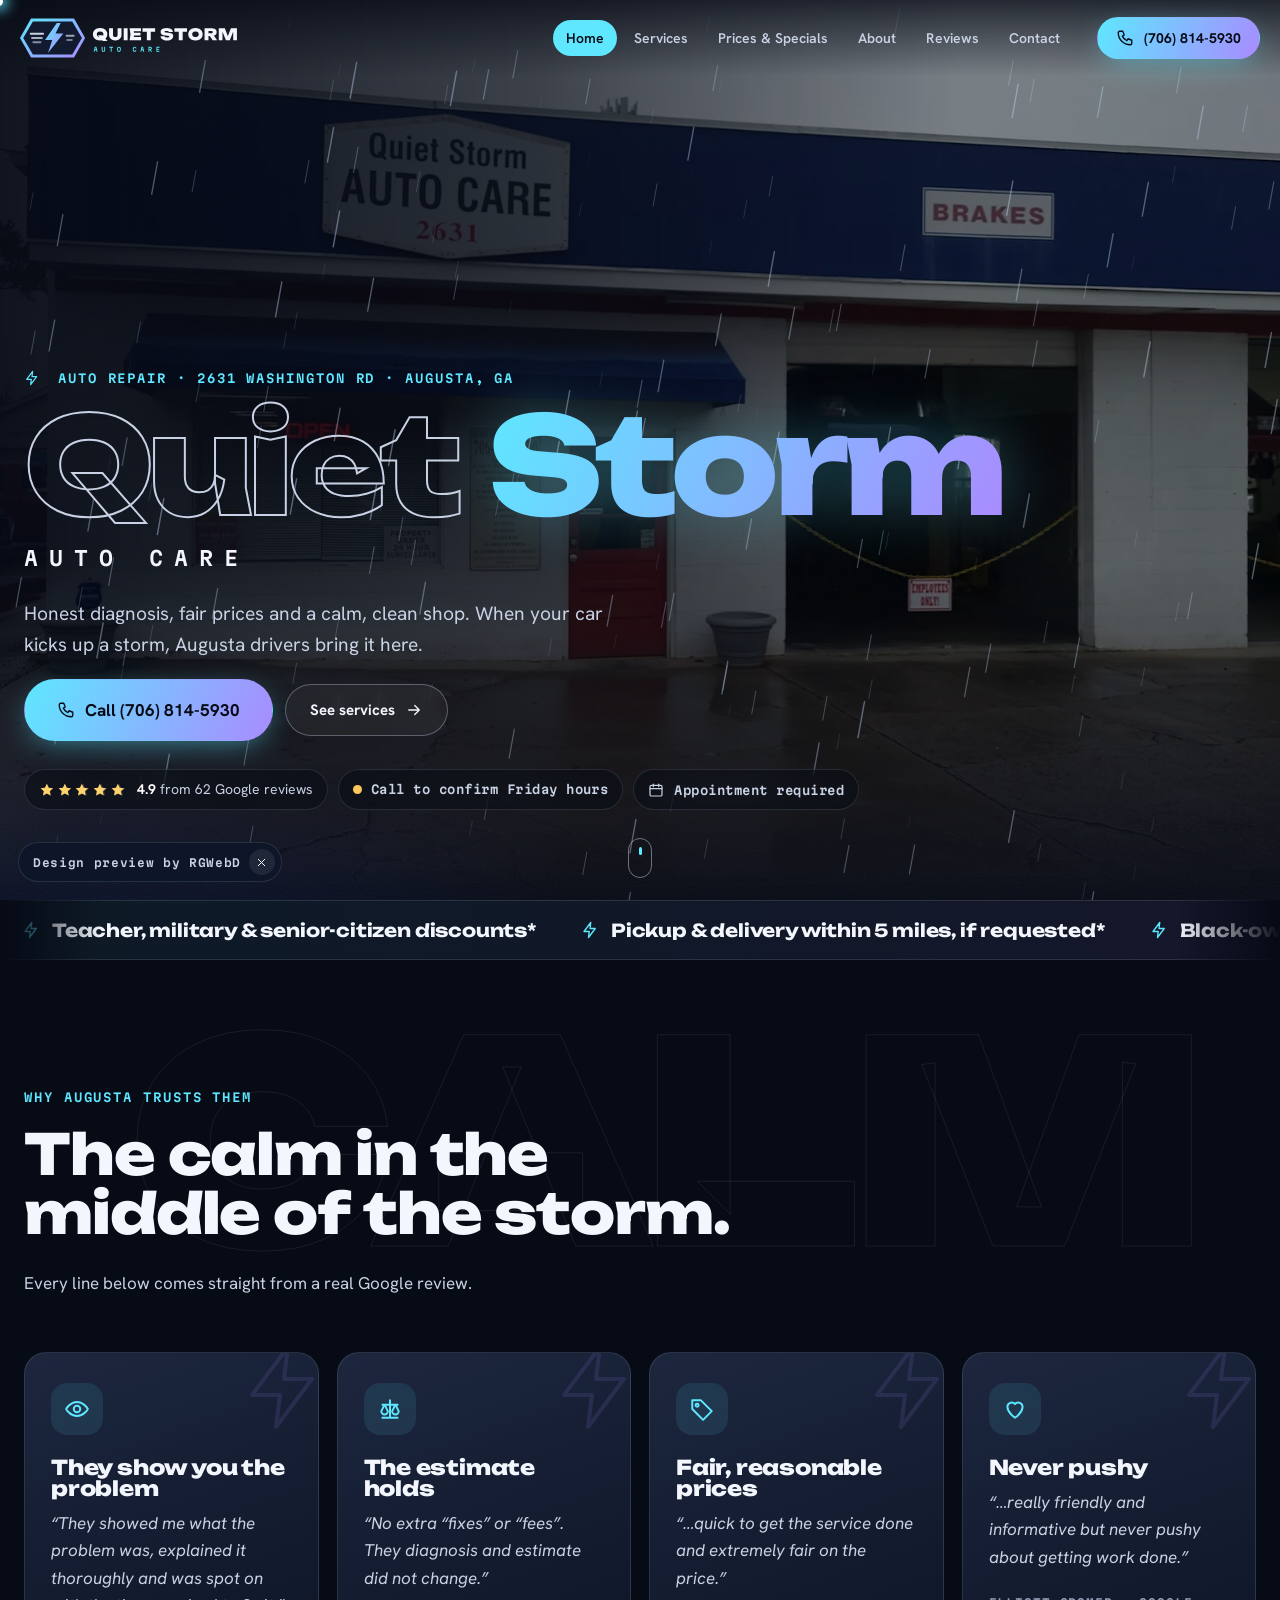
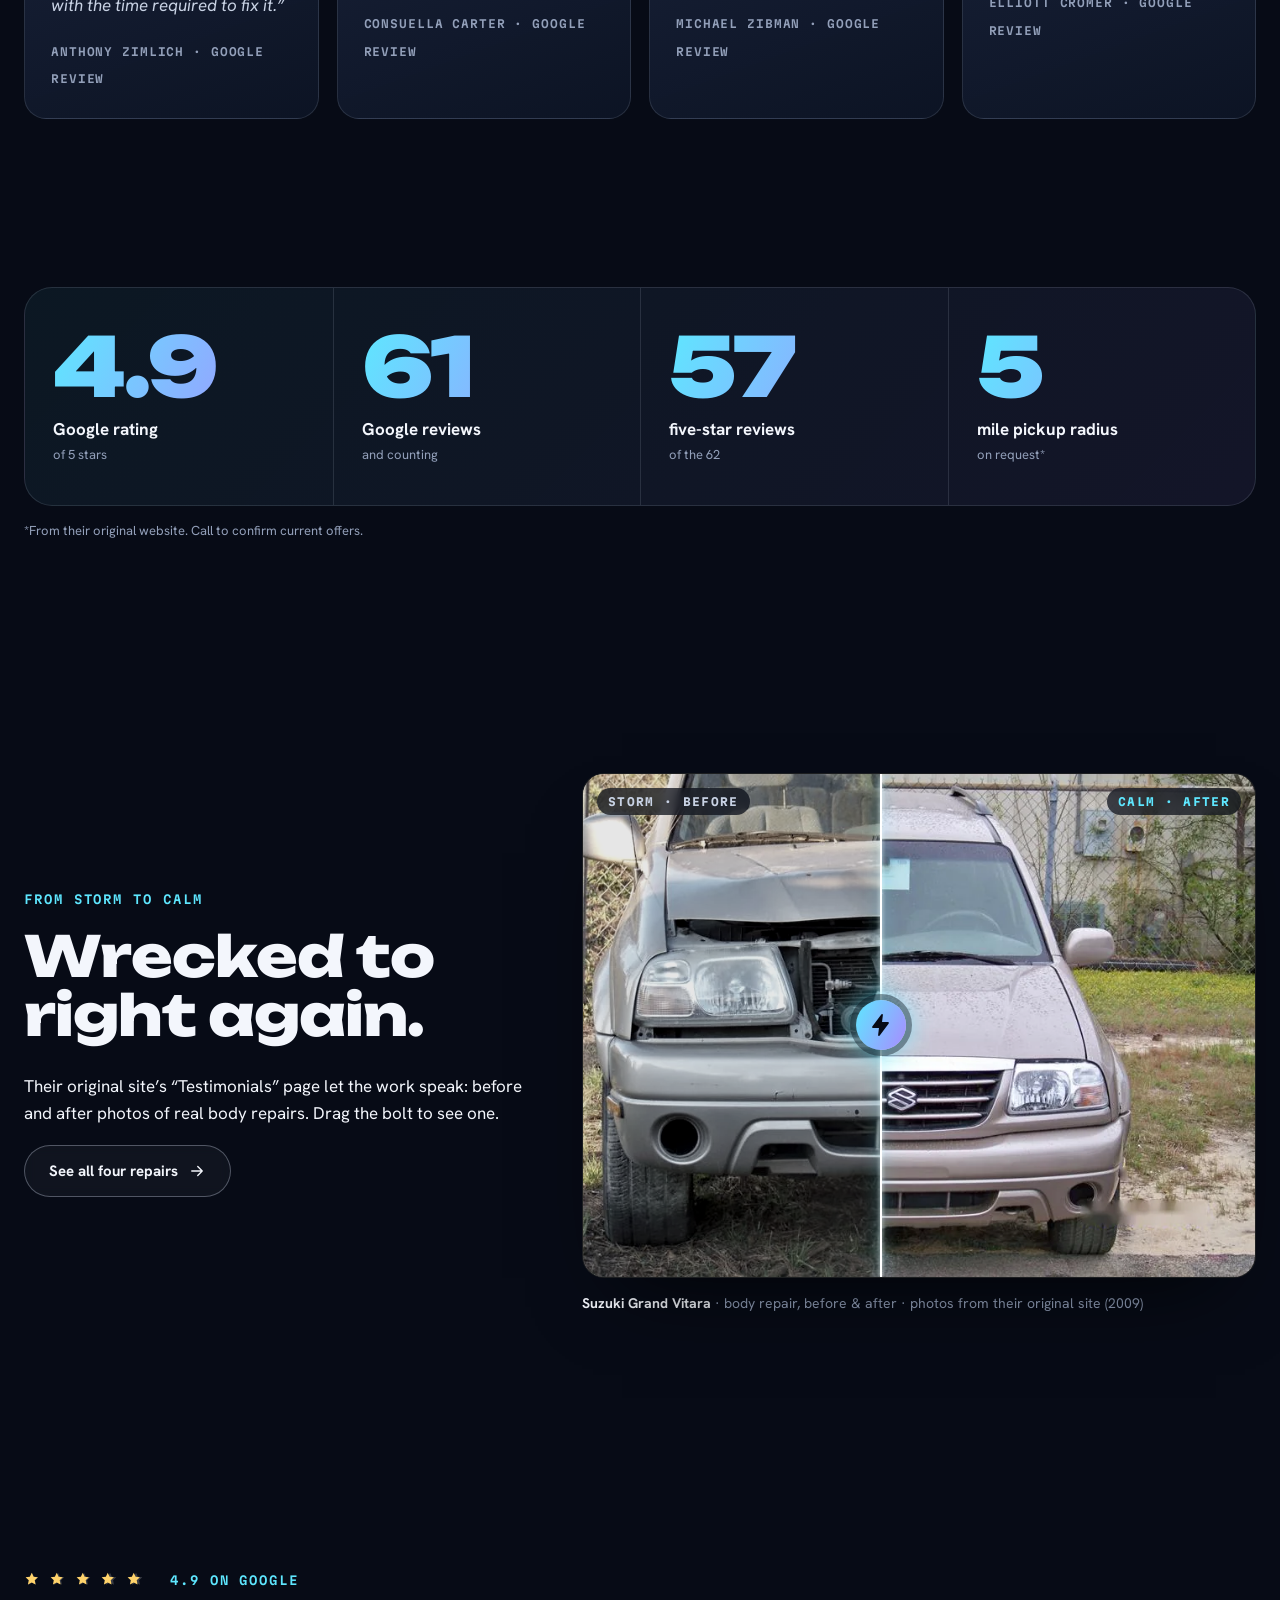
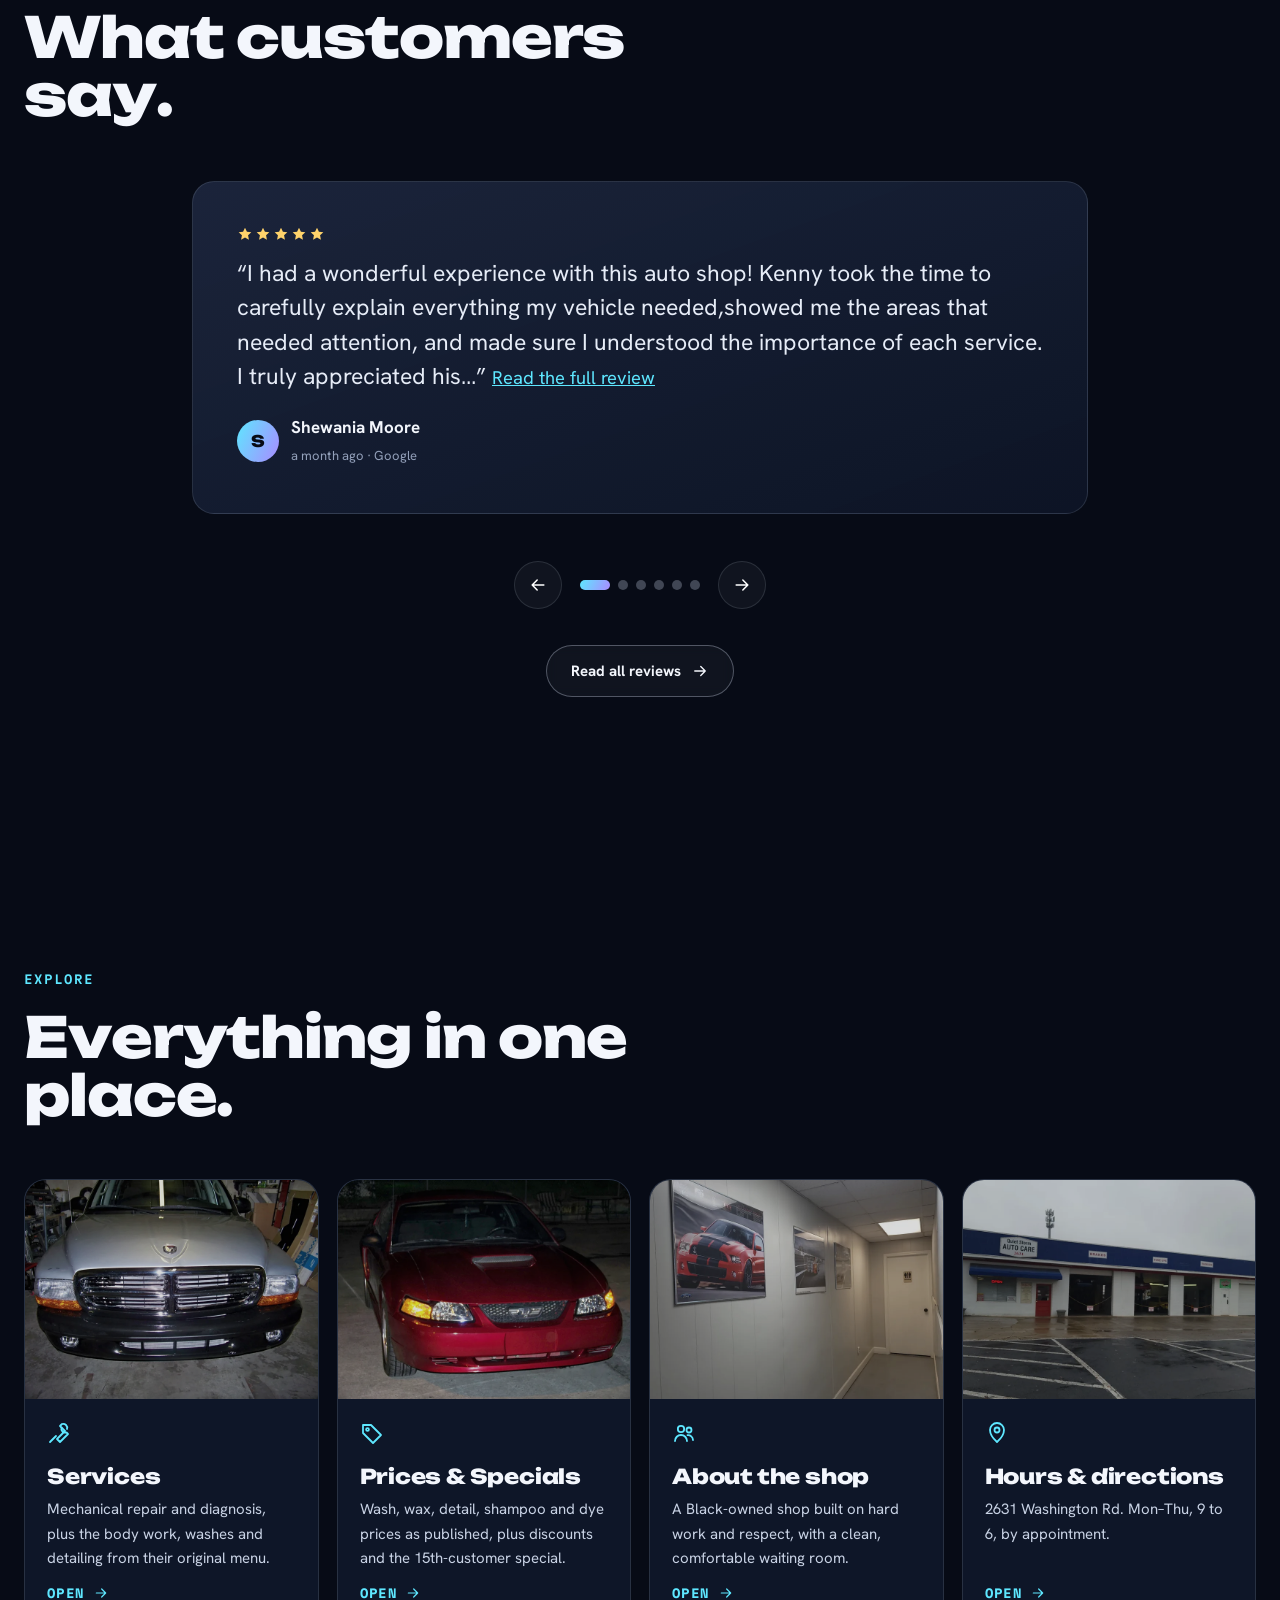
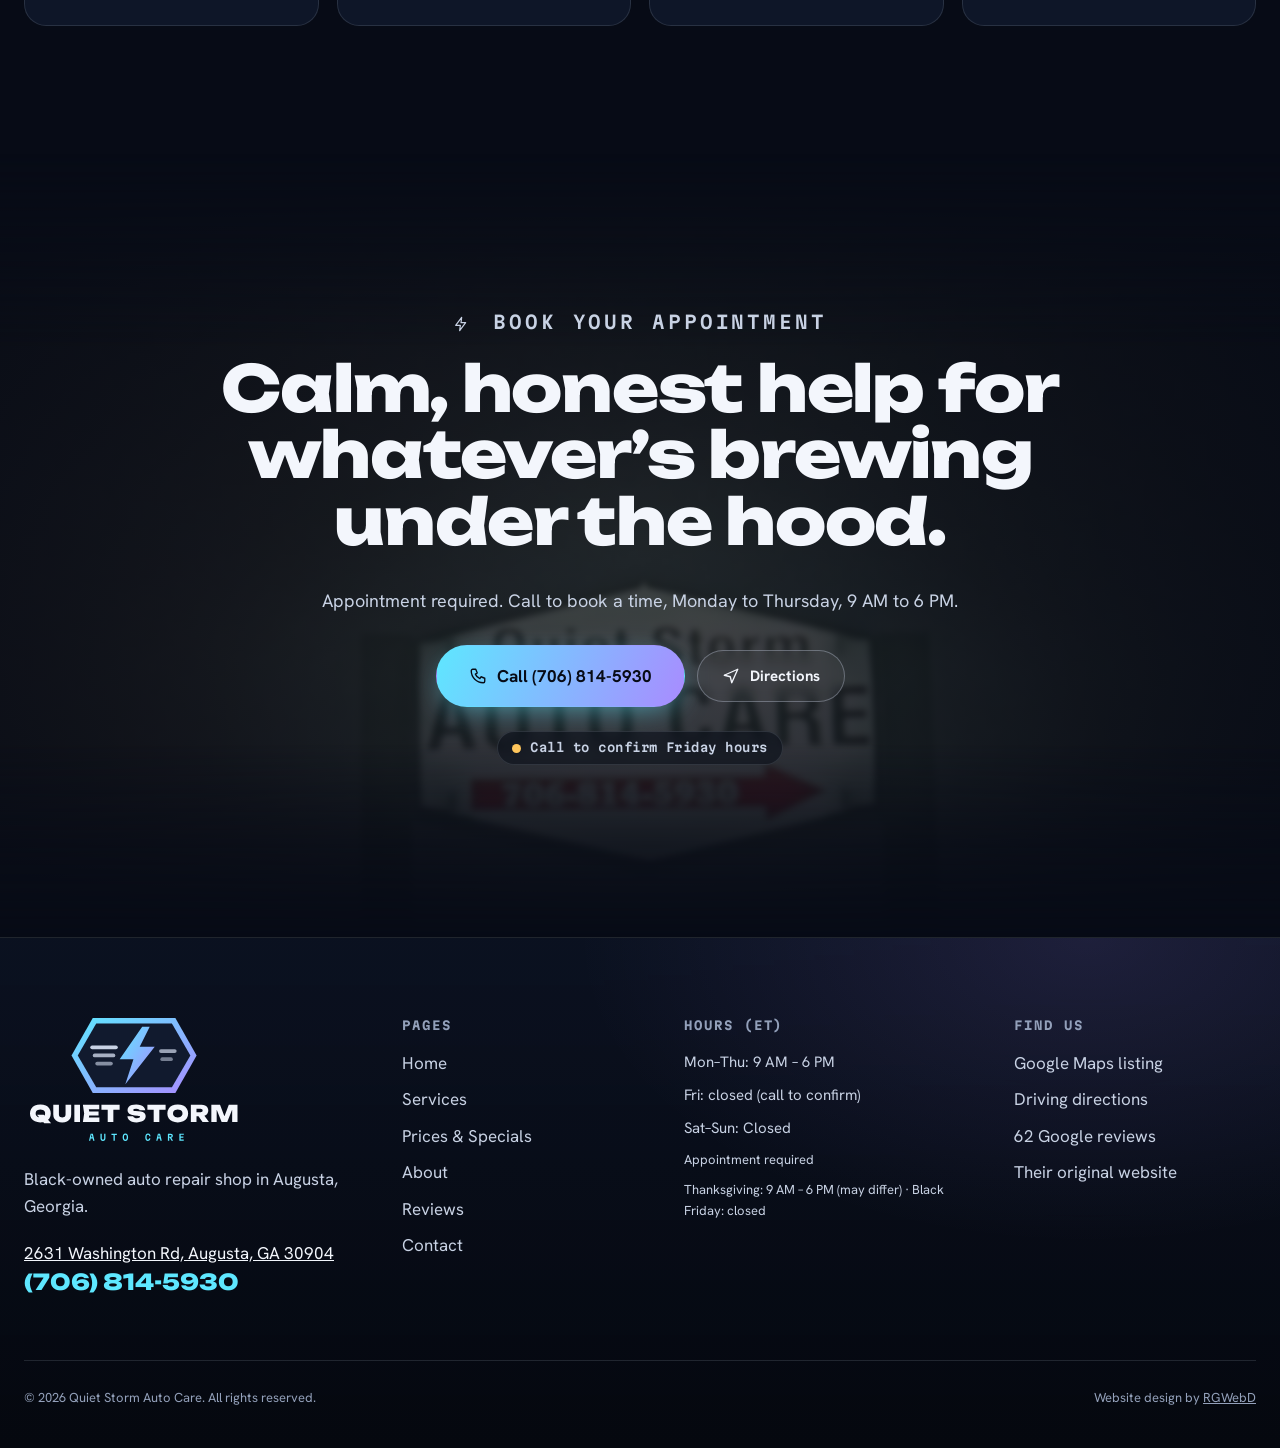
<file: index.html>
<!doctype html><html lang="en"><head><meta charset="utf-8"><meta name="viewport" content="width=device-width,initial-scale=1,viewport-fit=cover">
<title>Quiet Storm Auto Care · Auto Repair in Augusta, GA · 4.9★</title><meta name="description" content="Quiet Storm Auto Care: Black-owned auto repair at 2631 Washington Rd, Augusta, GA. Honest diagnosis and fair prices, rated 4.9 from 62 Google reviews. Call (706) 814-5930."><link rel="canonical" href="https://rgwebd.github.io/quietstormautocare/"><meta name="robots" content="index,follow">
<meta name="theme-color" content="#070B16"><meta property="og:type" content="website"><meta property="og:site_name" content="Quiet Storm Auto Care"><meta property="og:title" content="Quiet Storm Auto Care · Auto Repair in Augusta, GA · 4.9★"><meta property="og:description" content="Quiet Storm Auto Care: Black-owned auto repair at 2631 Washington Rd, Augusta, GA. Honest diagnosis and fair prices, rated 4.9 from 62 Google reviews. Call (706) 814-5930."><meta property="og:url" content="https://rgwebd.github.io/quietstormautocare/"><meta property="og:image" content="https://rgwebd.github.io/quietstormautocare/assets/og-image.jpg"><meta property="og:image:width" content="1200"><meta property="og:image:height" content="630">
<meta name="twitter:card" content="summary_large_image"><meta name="twitter:title" content="Quiet Storm Auto Care · Auto Repair in Augusta, GA · 4.9★"><meta name="twitter:description" content="Quiet Storm Auto Care: Black-owned auto repair at 2631 Washington Rd, Augusta, GA. Honest diagnosis and fair prices, rated 4.9 from 62 Google reviews. Call (706) 814-5930."><meta name="twitter:image" content="https://rgwebd.github.io/quietstormautocare/assets/og-image.jpg">
<link rel="icon" href="favicon.ico" sizes="any"><link rel="icon" href="assets/qs-favicon.svg" type="image/svg+xml"><link rel="apple-touch-icon" href="apple-touch-icon.png"><link rel="manifest" href="assets/site.webmanifest">
<link rel="preload" href="assets/fonts/unbounded.woff2" as="font" type="font/woff2" crossorigin><link rel="preload" href="assets/fonts/hanken.woff2" as="font" type="font/woff2" crossorigin>
<link rel="stylesheet" href="assets/styles.css"><script type="application/ld+json">{"@context": "https://schema.org", "@type": "AutoRepair", "@id": "https://rgwebd.github.io/quietstormautocare/#business", "name": "Quiet Storm Auto Care", "url": "https://rgwebd.github.io/quietstormautocare/", "telephone": "+1-706-814-5930", "image": ["https://rgwebd.github.io/quietstormautocare/assets/img/g01-1600.webp", "https://rgwebd.github.io/quietstormautocare/assets/img/g02-1600.webp"], "logo": "https://rgwebd.github.io/quietstormautocare/assets/favicon-512.png", "address": {"@type": "PostalAddress", "streetAddress": "2631 Washington Rd", "addressLocality": "Augusta", "addressRegion": "GA", "postalCode": "30904", "addressCountry": "US"}, "geo": {"@type": "GeoCoordinates", "latitude": 33.507883, "longitude": -82.0210233}, "hasMap": "https://www.google.com/maps/place/Quiet+Storm+Auto+Care/@33.507883,-82.0235982,17z/data=!3m1!4b1!4m6!3m5!1s0x88f9ce459afcd905:0xd98d9d6b90d55803!8m2!3d33.507883!4d-82.0210233!16s%2Fg%2F1tkb5z5v", "sameAs": ["https://www.google.com/maps/place/Quiet+Storm+Auto+Care/@33.507883,-82.0235982,17z/data=!3m1!4b1!4m6!3m5!1s0x88f9ce459afcd905:0xd98d9d6b90d55803!8m2!3d33.507883!4d-82.0210233!16s%2Fg%2F1tkb5z5v", "https://quietstormautocare.yolasite.com/"], "openingHoursSpecification": [{"@type": "OpeningHoursSpecification", "dayOfWeek": ["Monday", "Tuesday", "Wednesday", "Thursday"], "opens": "09:00", "closes": "18:00"}, {"@type": "OpeningHoursSpecification", "dayOfWeek": ["Saturday", "Sunday"], "opens": "00:00", "closes": "00:00"}], "specialOpeningHoursSpecification": [{"@type": "OpeningHoursSpecification", "validFrom": "2026-11-26", "validThrough": "2026-11-26", "opens": "09:00", "closes": "18:00"}, {"@type": "OpeningHoursSpecification", "validFrom": "2026-11-27", "validThrough": "2026-11-27", "opens": "00:00", "closes": "00:00"}], "paymentAccepted": "Credit card, Debit card, NFC mobile payments", "amenityFeature": [{"@type": "LocationFeatureSpecification", "name": "Wheelchair-accessible entrance", "value": true}, {"@type": "LocationFeatureSpecification", "name": "Wheelchair-accessible parking lot", "value": true}, {"@type": "LocationFeatureSpecification", "name": "Restroom", "value": true}, {"@type": "LocationFeatureSpecification", "name": "Gender-neutral restroom", "value": true}, {"@type": "LocationFeatureSpecification", "name": "Black-owned business", "value": true}, {"@type": "LocationFeatureSpecification", "name": "Appointment required", "value": true}], "aggregateRating": {"@type": "AggregateRating", "ratingValue": "4.9", "reviewCount": 62, "bestRating": "5", "worstRating": "1"}, "makesOffer": [{"@type": "Offer", "itemOffered": {"@type": "Service", "name": "Mechanical auto repair"}}, {"@type": "Offer", "itemOffered": {"@type": "Service", "name": "Diagnostics"}}, {"@type": "Offer", "itemOffered": {"@type": "Service", "name": "Oil change"}}, {"@type": "Offer", "itemOffered": {"@type": "Service", "name": "Routine maintenance"}}, {"@type": "Offer", "itemOffered": {"@type": "Service", "name": "Alternator replacement"}}]}</script><script type="application/ld+json">{"@context": "https://schema.org", "@type": "FAQPage", "mainEntity": [{"@type": "Question", "name": "Do I need an appointment?", "acceptedAnswer": {"@type": "Answer", "text": "Yes. Their Google listing says an appointment is required, so call (706) 814-5930 first."}}, {"@type": "Question", "name": "What are Quiet Storm Auto Care’s hours?", "acceptedAnswer": {"@type": "Answer", "text": "Monday to Thursday, 9 AM to 6 PM Eastern, as listed on Google. Friday, Saturday and Sunday are shown as closed; please call to confirm Friday hours."}}, {"@type": "Question", "name": "Where is the shop?", "acceptedAnswer": {"@type": "Answer", "text": "2631 Washington Rd, Augusta, GA 30904. One reviewer notes the shop is set back off the street."}}, {"@type": "Question", "name": "What forms of payment do they take?", "acceptedAnswer": {"@type": "Answer", "text": "Credit cards, debit cards and NFC mobile payments (tap to pay), per their Google listing."}}, {"@type": "Question", "name": "Do they offer discounts?", "acceptedAnswer": {"@type": "Answer", "text": "Their original website lists teacher, military and senior-citizen discounts, plus a Ladies’ Day discount. Call to confirm current offers."}}, {"@type": "Question", "name": "Can they pick up my car?", "acceptedAnswer": {"@type": "Answer", "text": "Their original website lists a pickup and delivery policy, if requested and only within a 5-mile radius. Call to arrange."}}, {"@type": "Question", "name": "Is the shop wheelchair accessible?", "acceptedAnswer": {"@type": "Answer", "text": "Yes. Google lists a wheelchair-accessible entrance and parking lot."}}]}</script></head><body class="home">
<a class="skip" href="#main">Skip to content</a><div class="charge" aria-hidden="true"><i></i></div>
<header class="hdr"><div class="wrap"><a class="brand" href="index.html" aria-label="Quiet Storm Auto Care home"><img src="assets/qs-horizontal-dark-bg.svg" width="608" height="116" alt="Quiet Storm Auto Care"></a>
<nav class="nav" aria-label="Main"><a href="index.html" aria-current="page">Home</a><a href="services.html">Services</a><a href="prices.html">Prices &amp; Specials</a><a href="about.html">About</a><a href="reviews.html">Reviews</a><a href="contact.html">Contact</a></nav><div class="hdr-cta"><span class="status" data-status><i></i><span>Mon–Thu 9 AM–6 PM ET · by appointment</span></span><a class="btn sm mag call" href="tel:+17068145930"><svg viewBox="0 0 24 24" fill="none" stroke="currentColor" stroke-width="1.8" stroke-linecap="round" stroke-linejoin="round" aria-hidden="true"><path d="M5 3h4l2 5-2.5 1.5a11 11 0 0 0 6 6L16 13l5 2v4a2 2 0 0 1-2 2A16 16 0 0 1 3 5a2 2 0 0 1 2-2z"/></svg><span class="lbl">(706) 814-5930</span></a></div>
<button class="burger" type="button" aria-expanded="false" aria-controls="mnav" aria-label="Open menu"><span></span><span></span></button></div></header>
<nav class="mnav" id="mnav" aria-label="Mobile" aria-hidden="true"><div class="mnav-links"><a href="index.html" aria-current="page">Home</a><a href="services.html">Services</a><a href="prices.html">Prices &amp; Specials</a><a href="about.html">About</a><a href="reviews.html">Reviews</a><a href="contact.html">Contact</a></div><div class="ctas"><a class="btn mag call " href="tel:+17068145930"><svg viewBox="0 0 24 24" fill="none" stroke="currentColor" stroke-width="1.8" stroke-linecap="round" stroke-linejoin="round" aria-hidden="true"><path d="M5 3h4l2 5-2.5 1.5a11 11 0 0 0 6 6L16 13l5 2v4a2 2 0 0 1-2 2A16 16 0 0 1 3 5a2 2 0 0 1 2-2z"/></svg><span class="lbl">Call (706) 814-5930</span></a><a class="btn mag ghost" href="https://www.google.com/maps/dir/?api=1&destination=Quiet+Storm+Auto+Care%2C+2631+Washington+Rd%2C+Augusta%2C+GA+30904" target="_blank" rel="noopener"><svg viewBox="0 0 24 24" fill="none" stroke="currentColor" stroke-width="1.8" stroke-linecap="round" stroke-linejoin="round" aria-hidden="true"><path d="M3 11l18-8-8 18-2-8z"/></svg><span class="lbl">Directions</span></a></div><p><span class="status" data-status><i></i><span>Mon–Thu 9 AM–6 PM ET · by appointment</span></span></p></nav><main id="main"><div class="intro" aria-hidden="true"><div class="intro-sky"></div><svg class="intro-bolt" viewBox="0 0 100 100"><path d="M58,6 L24,58 H46 L34,96 L80,38 H56 L70,6 Z"/></svg><p class="intro-word"><span>QUIET</span><span>STORM</span></p><div class="intro-flash"></div></div>
<section class="hero"><div class="hero-bg"><img src="assets/img/g01-1600.webp" srcset="assets/img/g01-800.webp 800w, assets/img/g01-1600.webp 1600w" sizes="100vw" width="1600" height="1200" alt="Quiet Storm Auto Care storefront at 2631 Washington Rd on a rainy day: blue fascia, hexagon sign, blue awning, red door and open service bays" fetchpriority="high" decoding="async"></div><canvas class="rain" aria-hidden="true"></canvas><div class="flash" aria-hidden="true"></div><div class="hero-veil" aria-hidden="true"></div>
<div class="wrap hero-in"><p class="kicker"><svg viewBox="0 0 24 24" fill="none" stroke="currentColor" stroke-width="1.8" stroke-linecap="round" stroke-linejoin="round" aria-hidden="true"><path d="M13 2L4 14h7l-1 8 9-12h-7z"/></svg> Auto repair · 2631 Washington Rd · Augusta, GA</p>
<h1 class="hero-h"><span class="hh-a">Quiet</span> <span class="hh-b">Storm</span><span class="hh-c">Auto Care</span></h1>
<p class="lead">Honest diagnosis, fair prices and a calm, clean shop. When your car kicks up a storm, Augusta drivers bring it here.</p>
<div class="ctas"><a class="btn mag call xl" href="tel:+17068145930"><svg viewBox="0 0 24 24" fill="none" stroke="currentColor" stroke-width="1.8" stroke-linecap="round" stroke-linejoin="round" aria-hidden="true"><path d="M5 3h4l2 5-2.5 1.5a11 11 0 0 0 6 6L16 13l5 2v4a2 2 0 0 1-2 2A16 16 0 0 1 3 5a2 2 0 0 1 2-2z"/></svg><span class="lbl">Call (706) 814-5930</span></a><a class="btn mag ghost" href="services.html"><span class="lbl">See services</span><svg viewBox="0 0 24 24" fill="none" stroke="currentColor" stroke-width="1.8" stroke-linecap="round" stroke-linejoin="round" aria-hidden="true"><path d="M5 12h14M13 6l6 6-6 6"/></svg></a></div>
<div class="trust"><a class="tchip" href="reviews.html"><span class="rstars" role="img" aria-label="4.9 out of 5 stars"><span class="rs-b"><svg viewBox="0 0 24 24" fill="currentColor" aria-hidden="true"><path d="M12 2.5l2.9 6.1 6.6.8-4.9 4.6 1.3 6.6L12 17.3l-5.9 3.3 1.3-6.6-4.9-4.6 6.6-.8z"/></svg><svg viewBox="0 0 24 24" fill="currentColor" aria-hidden="true"><path d="M12 2.5l2.9 6.1 6.6.8-4.9 4.6 1.3 6.6L12 17.3l-5.9 3.3 1.3-6.6-4.9-4.6 6.6-.8z"/></svg><svg viewBox="0 0 24 24" fill="currentColor" aria-hidden="true"><path d="M12 2.5l2.9 6.1 6.6.8-4.9 4.6 1.3 6.6L12 17.3l-5.9 3.3 1.3-6.6-4.9-4.6 6.6-.8z"/></svg><svg viewBox="0 0 24 24" fill="currentColor" aria-hidden="true"><path d="M12 2.5l2.9 6.1 6.6.8-4.9 4.6 1.3 6.6L12 17.3l-5.9 3.3 1.3-6.6-4.9-4.6 6.6-.8z"/></svg><svg viewBox="0 0 24 24" fill="currentColor" aria-hidden="true"><path d="M12 2.5l2.9 6.1 6.6.8-4.9 4.6 1.3 6.6L12 17.3l-5.9 3.3 1.3-6.6-4.9-4.6 6.6-.8z"/></svg></span><span class="rs-f" style="width:98.0%"><svg viewBox="0 0 24 24" fill="currentColor" aria-hidden="true"><path d="M12 2.5l2.9 6.1 6.6.8-4.9 4.6 1.3 6.6L12 17.3l-5.9 3.3 1.3-6.6-4.9-4.6 6.6-.8z"/></svg><svg viewBox="0 0 24 24" fill="currentColor" aria-hidden="true"><path d="M12 2.5l2.9 6.1 6.6.8-4.9 4.6 1.3 6.6L12 17.3l-5.9 3.3 1.3-6.6-4.9-4.6 6.6-.8z"/></svg><svg viewBox="0 0 24 24" fill="currentColor" aria-hidden="true"><path d="M12 2.5l2.9 6.1 6.6.8-4.9 4.6 1.3 6.6L12 17.3l-5.9 3.3 1.3-6.6-4.9-4.6 6.6-.8z"/></svg><svg viewBox="0 0 24 24" fill="currentColor" aria-hidden="true"><path d="M12 2.5l2.9 6.1 6.6.8-4.9 4.6 1.3 6.6L12 17.3l-5.9 3.3 1.3-6.6-4.9-4.6 6.6-.8z"/></svg><svg viewBox="0 0 24 24" fill="currentColor" aria-hidden="true"><path d="M12 2.5l2.9 6.1 6.6.8-4.9 4.6 1.3 6.6L12 17.3l-5.9 3.3 1.3-6.6-4.9-4.6 6.6-.8z"/></svg></span></span><span><b>4.9</b> from 62 Google reviews</span></a><span class="status" data-status><i></i><span>Mon–Thu 9 AM–6 PM ET · by appointment</span></span><span class="tchip appt"><svg viewBox="0 0 24 24" fill="none" stroke="currentColor" stroke-width="1.8" stroke-linecap="round" stroke-linejoin="round" aria-hidden="true"><rect x="3" y="5" width="18" height="16" rx="2"/><path d="M3 10h18M8 3v4M16 3v4"/></svg><span>Appointment required</span></span></div></div>
<div class="hero-scroll" aria-hidden="true"><span></span></div></section>
<section class="ticker" aria-label="Highlights"><ul class="tk-track"><li><svg viewBox="0 0 24 24" fill="none" stroke="currentColor" stroke-width="1.8" stroke-linecap="round" stroke-linejoin="round" aria-hidden="true"><path d="M13 2L4 14h7l-1 8 9-12h-7z"/></svg><span>Teacher, military &amp; senior-citizen discounts*</span></li><li><svg viewBox="0 0 24 24" fill="none" stroke="currentColor" stroke-width="1.8" stroke-linecap="round" stroke-linejoin="round" aria-hidden="true"><path d="M13 2L4 14h7l-1 8 9-12h-7z"/></svg><span>Pickup &amp; delivery within 5 miles, if requested*</span></li><li><svg viewBox="0 0 24 24" fill="none" stroke="currentColor" stroke-width="1.8" stroke-linecap="round" stroke-linejoin="round" aria-hidden="true"><path d="M13 2L4 14h7l-1 8 9-12h-7z"/></svg><span>Black-owned business</span></li><li><svg viewBox="0 0 24 24" fill="none" stroke="currentColor" stroke-width="1.8" stroke-linecap="round" stroke-linejoin="round" aria-hidden="true"><path d="M13 2L4 14h7l-1 8 9-12h-7z"/></svg><span>Oil changes</span></li><li><svg viewBox="0 0 24 24" fill="none" stroke="currentColor" stroke-width="1.8" stroke-linecap="round" stroke-linejoin="round" aria-hidden="true"><path d="M13 2L4 14h7l-1 8 9-12h-7z"/></svg><span>Diagnosis you can see</span></li><li><svg viewBox="0 0 24 24" fill="none" stroke="currentColor" stroke-width="1.8" stroke-linecap="round" stroke-linejoin="round" aria-hidden="true"><path d="M13 2L4 14h7l-1 8 9-12h-7z"/></svg><span>Credit, debit &amp; tap-to-pay</span></li><li><svg viewBox="0 0 24 24" fill="none" stroke="currentColor" stroke-width="1.8" stroke-linecap="round" stroke-linejoin="round" aria-hidden="true"><path d="M13 2L4 14h7l-1 8 9-12h-7z"/></svg><span>Appointment required</span></li><li><svg viewBox="0 0 24 24" fill="none" stroke="currentColor" stroke-width="1.8" stroke-linecap="round" stroke-linejoin="round" aria-hidden="true"><path d="M13 2L4 14h7l-1 8 9-12h-7z"/></svg><span>4.9 ★ from 62 Google reviews</span></li><li><svg viewBox="0 0 24 24" fill="none" stroke="currentColor" stroke-width="1.8" stroke-linecap="round" stroke-linejoin="round" aria-hidden="true"><path d="M13 2L4 14h7l-1 8 9-12h-7z"/></svg><span>Ladies’ Day discount, every day*</span></li></ul><ul class="tk-track" aria-hidden="true"><li><svg viewBox="0 0 24 24" fill="none" stroke="currentColor" stroke-width="1.8" stroke-linecap="round" stroke-linejoin="round" aria-hidden="true"><path d="M13 2L4 14h7l-1 8 9-12h-7z"/></svg><span>Teacher, military &amp; senior-citizen discounts*</span></li><li><svg viewBox="0 0 24 24" fill="none" stroke="currentColor" stroke-width="1.8" stroke-linecap="round" stroke-linejoin="round" aria-hidden="true"><path d="M13 2L4 14h7l-1 8 9-12h-7z"/></svg><span>Pickup &amp; delivery within 5 miles, if requested*</span></li><li><svg viewBox="0 0 24 24" fill="none" stroke="currentColor" stroke-width="1.8" stroke-linecap="round" stroke-linejoin="round" aria-hidden="true"><path d="M13 2L4 14h7l-1 8 9-12h-7z"/></svg><span>Black-owned business</span></li><li><svg viewBox="0 0 24 24" fill="none" stroke="currentColor" stroke-width="1.8" stroke-linecap="round" stroke-linejoin="round" aria-hidden="true"><path d="M13 2L4 14h7l-1 8 9-12h-7z"/></svg><span>Oil changes</span></li><li><svg viewBox="0 0 24 24" fill="none" stroke="currentColor" stroke-width="1.8" stroke-linecap="round" stroke-linejoin="round" aria-hidden="true"><path d="M13 2L4 14h7l-1 8 9-12h-7z"/></svg><span>Diagnosis you can see</span></li><li><svg viewBox="0 0 24 24" fill="none" stroke="currentColor" stroke-width="1.8" stroke-linecap="round" stroke-linejoin="round" aria-hidden="true"><path d="M13 2L4 14h7l-1 8 9-12h-7z"/></svg><span>Credit, debit &amp; tap-to-pay</span></li><li><svg viewBox="0 0 24 24" fill="none" stroke="currentColor" stroke-width="1.8" stroke-linecap="round" stroke-linejoin="round" aria-hidden="true"><path d="M13 2L4 14h7l-1 8 9-12h-7z"/></svg><span>Appointment required</span></li><li><svg viewBox="0 0 24 24" fill="none" stroke="currentColor" stroke-width="1.8" stroke-linecap="round" stroke-linejoin="round" aria-hidden="true"><path d="M13 2L4 14h7l-1 8 9-12h-7z"/></svg><span>4.9 ★ from 62 Google reviews</span></li><li><svg viewBox="0 0 24 24" fill="none" stroke="currentColor" stroke-width="1.8" stroke-linecap="round" stroke-linejoin="round" aria-hidden="true"><path d="M13 2L4 14h7l-1 8 9-12h-7z"/></svg><span>Ladies’ Day discount, every day*</span></li></ul></section>
<section class="sec why"><div class="giant" aria-hidden="true">CALM</div><div class="wrap"><div class="sec-h" data-r><p class="kicker">Why Augusta trusts them</p><h2 class="split-h">The calm in the middle of the storm.</h2><p>Every line below comes straight from a real Google review.</p></div><div class="why-grid"><article class="tcard" data-r style="--d:0ms"><span class="tc-ic"><svg viewBox="0 0 24 24" fill="none" stroke="currentColor" stroke-width="1.8" stroke-linecap="round" stroke-linejoin="round" aria-hidden="true"><path d="M2 12s3.5-6.5 10-6.5S22 12 22 12s-3.5 6.5-10 6.5S2 12 2 12z"/><circle cx="12" cy="12" r="3"/></svg></span><h3>They show you the problem</h3><p>“They showed me what the problem was, explained it thoroughly and was spot on with the time required to fix it.”</p><small>Anthony Zimlich · Google review</small><i class="tc-bolt" aria-hidden="true"><svg viewBox="0 0 24 24" fill="none" stroke="currentColor" stroke-width="1.8" stroke-linecap="round" stroke-linejoin="round" aria-hidden="true"><path d="M13 2L4 14h7l-1 8 9-12h-7z"/></svg></i></article><article class="tcard" data-r style="--d:90ms"><span class="tc-ic"><svg viewBox="0 0 24 24" fill="none" stroke="currentColor" stroke-width="1.8" stroke-linecap="round" stroke-linejoin="round" aria-hidden="true"><path d="M12 4v16M5 20h14M5 8h14M7 8l-3 6a3 3 0 0 0 6 0zM17 8l-3 6a3 3 0 0 0 6 0z"/></svg></span><h3>The estimate holds</h3><p>“No extra “fixes” or “fees”. They diagnosis and estimate did not change.”</p><small>Consuella Carter · Google review</small><i class="tc-bolt" aria-hidden="true"><svg viewBox="0 0 24 24" fill="none" stroke="currentColor" stroke-width="1.8" stroke-linecap="round" stroke-linejoin="round" aria-hidden="true"><path d="M13 2L4 14h7l-1 8 9-12h-7z"/></svg></i></article><article class="tcard" data-r style="--d:180ms"><span class="tc-ic"><svg viewBox="0 0 24 24" fill="none" stroke="currentColor" stroke-width="1.8" stroke-linecap="round" stroke-linejoin="round" aria-hidden="true"><path d="M3 12V4h8l10 10-8 8z"/><circle cx="7.5" cy="8.5" r="1.4"/></svg></span><h3>Fair, reasonable prices</h3><p>“…quick to get the service done and extremely fair on the price.”</p><small>Michael Zibman · Google review</small><i class="tc-bolt" aria-hidden="true"><svg viewBox="0 0 24 24" fill="none" stroke="currentColor" stroke-width="1.8" stroke-linecap="round" stroke-linejoin="round" aria-hidden="true"><path d="M13 2L4 14h7l-1 8 9-12h-7z"/></svg></i></article><article class="tcard" data-r style="--d:270ms"><span class="tc-ic"><svg viewBox="0 0 24 24" fill="none" stroke="currentColor" stroke-width="1.8" stroke-linecap="round" stroke-linejoin="round" aria-hidden="true"><path d="M12 20s-7-4.4-7-10a4 4 0 0 1 7-2.6A4 4 0 0 1 19 10c0 5.6-7 10-7 10z"/></svg></span><h3>Never pushy</h3><p>“…really friendly and informative but never pushy about getting work done.”</p><small>Elliott Cromer · Google review</small><i class="tc-bolt" aria-hidden="true"><svg viewBox="0 0 24 24" fill="none" stroke="currentColor" stroke-width="1.8" stroke-linecap="round" stroke-linejoin="round" aria-hidden="true"><path d="M13 2L4 14h7l-1 8 9-12h-7z"/></svg></i></article></div></div></section>
<section class="sec stats-sec"><div class="wrap"><div class="stats"><div class="stat" data-r style="--d:0ms"><p class="num" data-count="4.9" data-dec="1"><b>4.9</b></p><p class="sl">Google rating</p><small>of 5 stars</small></div><div class="stat" data-r style="--d:100ms"><p class="num" data-count="62" data-dec="0"><b>62</b></p><p class="sl">Google reviews</p><small>and counting</small></div><div class="stat" data-r style="--d:200ms"><p class="num" data-count="58" data-dec="0"><b>58</b></p><p class="sl">five-star reviews</p><small>of the 62</small></div><div class="stat" data-r style="--d:300ms"><p class="num" data-count="5" data-dec="0"><b>5</b></p><p class="sl">mile pickup radius</p><small>on request*</small></div></div><p class="fine">*From their original website. Call to confirm current offers.</p></div></section>
<section class="sec ba-home"><div class="wrap ba-split"><div data-r><p class="kicker">From storm to calm</p><h2 class="split-h">Wrecked to right again.</h2><p>Their original site’s “Testimonials” page let the work speak: before and after photos of real body repairs. Drag the bolt to see one.</p><a class="btn mag ghost" href="services.html#before-after"><span class="lbl">See all four repairs</span><svg viewBox="0 0 24 24" fill="none" stroke="currentColor" stroke-width="1.8" stroke-linecap="round" stroke-linejoin="round" aria-hidden="true"><path d="M5 12h14M13 6l6 6-6 6"/></svg></a></div><figure class="ba" data-r style="--d:0ms"><div class="ba-stage" style="--x:50%"><img src="assets/img/y0423-800.webp" width="800" height="600" alt="Suzuki Grand Vitara after repair, front view in daylight" loading="lazy" decoding="async" class="ba-after"><div class="ba-before"><img src="assets/img/y0261-800.webp" width="800" height="600" alt="Silver Suzuki Grand Vitara before repair, with its front end crushed in" loading="lazy" decoding="async"></div>
<span class="ba-tag ba-tb">Storm · before</span><span class="ba-tag ba-ta">Calm · after</span><div class="ba-line" aria-hidden="true"><span><svg viewBox="0 0 24 24" fill="none" stroke="currentColor" stroke-width="1.8" stroke-linecap="round" stroke-linejoin="round" aria-hidden="true"><path d="M13 2L4 14h7l-1 8 9-12h-7z"/></svg></span></div>
<input class="ba-range" type="range" min="0" max="100" value="50" aria-label="Drag to compare Suzuki Grand Vitara before and after"></div>
<figcaption><strong>Suzuki Grand Vitara</strong> · body repair, before &amp; after · photos from their original site (2009)</figcaption></figure></div></section>
<section class="sec revs"><div class="wrap"><div class="sec-h" data-r><p class="kicker"><span class="rstars" role="img" aria-label="4.9 out of 5 stars"><span class="rs-b"><svg viewBox="0 0 24 24" fill="currentColor" aria-hidden="true"><path d="M12 2.5l2.9 6.1 6.6.8-4.9 4.6 1.3 6.6L12 17.3l-5.9 3.3 1.3-6.6-4.9-4.6 6.6-.8z"/></svg><svg viewBox="0 0 24 24" fill="currentColor" aria-hidden="true"><path d="M12 2.5l2.9 6.1 6.6.8-4.9 4.6 1.3 6.6L12 17.3l-5.9 3.3 1.3-6.6-4.9-4.6 6.6-.8z"/></svg><svg viewBox="0 0 24 24" fill="currentColor" aria-hidden="true"><path d="M12 2.5l2.9 6.1 6.6.8-4.9 4.6 1.3 6.6L12 17.3l-5.9 3.3 1.3-6.6-4.9-4.6 6.6-.8z"/></svg><svg viewBox="0 0 24 24" fill="currentColor" aria-hidden="true"><path d="M12 2.5l2.9 6.1 6.6.8-4.9 4.6 1.3 6.6L12 17.3l-5.9 3.3 1.3-6.6-4.9-4.6 6.6-.8z"/></svg><svg viewBox="0 0 24 24" fill="currentColor" aria-hidden="true"><path d="M12 2.5l2.9 6.1 6.6.8-4.9 4.6 1.3 6.6L12 17.3l-5.9 3.3 1.3-6.6-4.9-4.6 6.6-.8z"/></svg></span><span class="rs-f" style="width:98.0%"><svg viewBox="0 0 24 24" fill="currentColor" aria-hidden="true"><path d="M12 2.5l2.9 6.1 6.6.8-4.9 4.6 1.3 6.6L12 17.3l-5.9 3.3 1.3-6.6-4.9-4.6 6.6-.8z"/></svg><svg viewBox="0 0 24 24" fill="currentColor" aria-hidden="true"><path d="M12 2.5l2.9 6.1 6.6.8-4.9 4.6 1.3 6.6L12 17.3l-5.9 3.3 1.3-6.6-4.9-4.6 6.6-.8z"/></svg><svg viewBox="0 0 24 24" fill="currentColor" aria-hidden="true"><path d="M12 2.5l2.9 6.1 6.6.8-4.9 4.6 1.3 6.6L12 17.3l-5.9 3.3 1.3-6.6-4.9-4.6 6.6-.8z"/></svg><svg viewBox="0 0 24 24" fill="currentColor" aria-hidden="true"><path d="M12 2.5l2.9 6.1 6.6.8-4.9 4.6 1.3 6.6L12 17.3l-5.9 3.3 1.3-6.6-4.9-4.6 6.6-.8z"/></svg><svg viewBox="0 0 24 24" fill="currentColor" aria-hidden="true"><path d="M12 2.5l2.9 6.1 6.6.8-4.9 4.6 1.3 6.6L12 17.3l-5.9 3.3 1.3-6.6-4.9-4.6 6.6-.8z"/></svg></span></span> 4.9 on Google</p><h2 class="split-h">What customers say.</h2></div>
<div class="car" data-r><div class="car-vp"><div class="car-track"><div class="slide"><blockquote class="rcard" data-r style="--d:0ms"><span class="stars" role="img" aria-label="5 out of 5 stars"><svg viewBox="0 0 24 24" fill="currentColor" aria-hidden="true"><path d="M12 2.5l2.9 6.1 6.6.8-4.9 4.6 1.3 6.6L12 17.3l-5.9 3.3 1.3-6.6-4.9-4.6 6.6-.8z"/></svg><svg viewBox="0 0 24 24" fill="currentColor" aria-hidden="true"><path d="M12 2.5l2.9 6.1 6.6.8-4.9 4.6 1.3 6.6L12 17.3l-5.9 3.3 1.3-6.6-4.9-4.6 6.6-.8z"/></svg><svg viewBox="0 0 24 24" fill="currentColor" aria-hidden="true"><path d="M12 2.5l2.9 6.1 6.6.8-4.9 4.6 1.3 6.6L12 17.3l-5.9 3.3 1.3-6.6-4.9-4.6 6.6-.8z"/></svg><svg viewBox="0 0 24 24" fill="currentColor" aria-hidden="true"><path d="M12 2.5l2.9 6.1 6.6.8-4.9 4.6 1.3 6.6L12 17.3l-5.9 3.3 1.3-6.6-4.9-4.6 6.6-.8z"/></svg><svg viewBox="0 0 24 24" fill="currentColor" aria-hidden="true"><path d="M12 2.5l2.9 6.1 6.6.8-4.9 4.6 1.3 6.6L12 17.3l-5.9 3.3 1.3-6.6-4.9-4.6 6.6-.8z"/></svg></span><p>“I had a wonderful experience with this auto shop! Kenny took the time to carefully explain everything my vehicle needed,showed me the areas that needed attention, and made sure I understood the importance of each service.  I truly appreciated his…” <a class="more" href="reviews.html">Read the full review</a></p><footer><span class="ini" aria-hidden="true">S</span><span><cite>Shewania Moore</cite><small>a month ago · Google</small></span></footer></blockquote></div><div class="slide"><blockquote class="rcard" data-r style="--d:0ms"><span class="stars" role="img" aria-label="5 out of 5 stars"><svg viewBox="0 0 24 24" fill="currentColor" aria-hidden="true"><path d="M12 2.5l2.9 6.1 6.6.8-4.9 4.6 1.3 6.6L12 17.3l-5.9 3.3 1.3-6.6-4.9-4.6 6.6-.8z"/></svg><svg viewBox="0 0 24 24" fill="currentColor" aria-hidden="true"><path d="M12 2.5l2.9 6.1 6.6.8-4.9 4.6 1.3 6.6L12 17.3l-5.9 3.3 1.3-6.6-4.9-4.6 6.6-.8z"/></svg><svg viewBox="0 0 24 24" fill="currentColor" aria-hidden="true"><path d="M12 2.5l2.9 6.1 6.6.8-4.9 4.6 1.3 6.6L12 17.3l-5.9 3.3 1.3-6.6-4.9-4.6 6.6-.8z"/></svg><svg viewBox="0 0 24 24" fill="currentColor" aria-hidden="true"><path d="M12 2.5l2.9 6.1 6.6.8-4.9 4.6 1.3 6.6L12 17.3l-5.9 3.3 1.3-6.6-4.9-4.6 6.6-.8z"/></svg><svg viewBox="0 0 24 24" fill="currentColor" aria-hidden="true"><path d="M12 2.5l2.9 6.1 6.6.8-4.9 4.6 1.3 6.6L12 17.3l-5.9 3.3 1.3-6.6-4.9-4.6 6.6-.8z"/></svg></span><p>“I’ve used Quiet Storm for routine maintenance and more serious issues and they have always been great to work with, quick to get the service done and extremely fair on the price. Highly recommend them!”</p><footer><span class="ini" aria-hidden="true">M</span><span><cite>Michael Zibman</cite><small>7 months ago · Google</small></span></footer></blockquote></div><div class="slide"><blockquote class="rcard" data-r style="--d:0ms"><span class="stars" role="img" aria-label="5 out of 5 stars"><svg viewBox="0 0 24 24" fill="currentColor" aria-hidden="true"><path d="M12 2.5l2.9 6.1 6.6.8-4.9 4.6 1.3 6.6L12 17.3l-5.9 3.3 1.3-6.6-4.9-4.6 6.6-.8z"/></svg><svg viewBox="0 0 24 24" fill="currentColor" aria-hidden="true"><path d="M12 2.5l2.9 6.1 6.6.8-4.9 4.6 1.3 6.6L12 17.3l-5.9 3.3 1.3-6.6-4.9-4.6 6.6-.8z"/></svg><svg viewBox="0 0 24 24" fill="currentColor" aria-hidden="true"><path d="M12 2.5l2.9 6.1 6.6.8-4.9 4.6 1.3 6.6L12 17.3l-5.9 3.3 1.3-6.6-4.9-4.6 6.6-.8z"/></svg><svg viewBox="0 0 24 24" fill="currentColor" aria-hidden="true"><path d="M12 2.5l2.9 6.1 6.6.8-4.9 4.6 1.3 6.6L12 17.3l-5.9 3.3 1.3-6.6-4.9-4.6 6.6-.8z"/></svg><svg viewBox="0 0 24 24" fill="currentColor" aria-hidden="true"><path d="M12 2.5l2.9 6.1 6.6.8-4.9 4.6 1.3 6.6L12 17.3l-5.9 3.3 1.3-6.6-4.9-4.6 6.6-.8z"/></svg></span><p>“Absolutely awesome!  They&#x27;ve worked on our car twice and it was returned in a timely manner.  No extra &quot;fixes&quot; or &quot;fees&quot;.  They diagnosis and estimate did not change.  Good mechanic.”</p><footer><span class="ini" aria-hidden="true">C</span><span><cite>Consuella Carter</cite><small>2 years ago · Google</small></span></footer></blockquote></div><div class="slide"><blockquote class="rcard" data-r style="--d:0ms"><span class="stars" role="img" aria-label="5 out of 5 stars"><svg viewBox="0 0 24 24" fill="currentColor" aria-hidden="true"><path d="M12 2.5l2.9 6.1 6.6.8-4.9 4.6 1.3 6.6L12 17.3l-5.9 3.3 1.3-6.6-4.9-4.6 6.6-.8z"/></svg><svg viewBox="0 0 24 24" fill="currentColor" aria-hidden="true"><path d="M12 2.5l2.9 6.1 6.6.8-4.9 4.6 1.3 6.6L12 17.3l-5.9 3.3 1.3-6.6-4.9-4.6 6.6-.8z"/></svg><svg viewBox="0 0 24 24" fill="currentColor" aria-hidden="true"><path d="M12 2.5l2.9 6.1 6.6.8-4.9 4.6 1.3 6.6L12 17.3l-5.9 3.3 1.3-6.6-4.9-4.6 6.6-.8z"/></svg><svg viewBox="0 0 24 24" fill="currentColor" aria-hidden="true"><path d="M12 2.5l2.9 6.1 6.6.8-4.9 4.6 1.3 6.6L12 17.3l-5.9 3.3 1.3-6.6-4.9-4.6 6.6-.8z"/></svg><svg viewBox="0 0 24 24" fill="currentColor" aria-hidden="true"><path d="M12 2.5l2.9 6.1 6.6.8-4.9 4.6 1.3 6.6L12 17.3l-5.9 3.3 1.3-6.6-4.9-4.6 6.6-.8z"/></svg></span><p>“So grateful to find Quiet Storm! Good service from kind people at a fair price in a timely manner. Highly recommend.”</p><footer><span class="ini" aria-hidden="true">C</span><span><cite>Cat</cite><small>2 years ago · Google</small></span></footer><p class="reply"><b>Reply from the owner:</b> “Thank you for your review Cat. We appreciate it”</p></blockquote></div><div class="slide"><blockquote class="rcard" data-r style="--d:0ms"><span class="stars" role="img" aria-label="5 out of 5 stars"><svg viewBox="0 0 24 24" fill="currentColor" aria-hidden="true"><path d="M12 2.5l2.9 6.1 6.6.8-4.9 4.6 1.3 6.6L12 17.3l-5.9 3.3 1.3-6.6-4.9-4.6 6.6-.8z"/></svg><svg viewBox="0 0 24 24" fill="currentColor" aria-hidden="true"><path d="M12 2.5l2.9 6.1 6.6.8-4.9 4.6 1.3 6.6L12 17.3l-5.9 3.3 1.3-6.6-4.9-4.6 6.6-.8z"/></svg><svg viewBox="0 0 24 24" fill="currentColor" aria-hidden="true"><path d="M12 2.5l2.9 6.1 6.6.8-4.9 4.6 1.3 6.6L12 17.3l-5.9 3.3 1.3-6.6-4.9-4.6 6.6-.8z"/></svg><svg viewBox="0 0 24 24" fill="currentColor" aria-hidden="true"><path d="M12 2.5l2.9 6.1 6.6.8-4.9 4.6 1.3 6.6L12 17.3l-5.9 3.3 1.3-6.6-4.9-4.6 6.6-.8z"/></svg><svg viewBox="0 0 24 24" fill="currentColor" aria-hidden="true"><path d="M12 2.5l2.9 6.1 6.6.8-4.9 4.6 1.3 6.6L12 17.3l-5.9 3.3 1.3-6.6-4.9-4.6 6.6-.8z"/></svg></span><p>“The receptionist and mechanics I spoke to were really friendly and informative but never pushy about getting work done. They were punctual and honest throughout the whole process. Thank you!”</p><footer><span class="ini" aria-hidden="true">E</span><span><cite>Elliott Cromer</cite><small>3 years ago · Google</small></span></footer></blockquote></div><div class="slide"><blockquote class="rcard" data-r style="--d:0ms"><span class="stars" role="img" aria-label="5 out of 5 stars"><svg viewBox="0 0 24 24" fill="currentColor" aria-hidden="true"><path d="M12 2.5l2.9 6.1 6.6.8-4.9 4.6 1.3 6.6L12 17.3l-5.9 3.3 1.3-6.6-4.9-4.6 6.6-.8z"/></svg><svg viewBox="0 0 24 24" fill="currentColor" aria-hidden="true"><path d="M12 2.5l2.9 6.1 6.6.8-4.9 4.6 1.3 6.6L12 17.3l-5.9 3.3 1.3-6.6-4.9-4.6 6.6-.8z"/></svg><svg viewBox="0 0 24 24" fill="currentColor" aria-hidden="true"><path d="M12 2.5l2.9 6.1 6.6.8-4.9 4.6 1.3 6.6L12 17.3l-5.9 3.3 1.3-6.6-4.9-4.6 6.6-.8z"/></svg><svg viewBox="0 0 24 24" fill="currentColor" aria-hidden="true"><path d="M12 2.5l2.9 6.1 6.6.8-4.9 4.6 1.3 6.6L12 17.3l-5.9 3.3 1.3-6.6-4.9-4.6 6.6-.8z"/></svg><svg viewBox="0 0 24 24" fill="currentColor" aria-hidden="true"><path d="M12 2.5l2.9 6.1 6.6.8-4.9 4.6 1.3 6.6L12 17.3l-5.9 3.3 1.3-6.6-4.9-4.6 6.6-.8z"/></svg></span><p>“Professional and Great prices. Michelle and Kenny are the best. Highly recommend.”</p><footer><span class="ini" aria-hidden="true">G</span><span><cite>Gregory Roberson</cite><small>2 months ago · Google</small></span></footer></blockquote></div></div></div><div class="car-ui"><button class="car-p" type="button" aria-label="Previous review"><svg viewBox="0 0 24 24" fill="none" stroke="currentColor" stroke-width="1.8" stroke-linecap="round" stroke-linejoin="round" aria-hidden="true"><path d="M19 12H5M11 6l-6 6 6 6"/></svg></button><div class="dots"></div><button class="car-n" type="button" aria-label="Next review"><svg viewBox="0 0 24 24" fill="none" stroke="currentColor" stroke-width="1.8" stroke-linecap="round" stroke-linejoin="round" aria-hidden="true"><path d="M5 12h14M13 6l6 6-6 6"/></svg></button></div></div>
<p class="center"><a class="btn mag ghost" href="reviews.html"><span class="lbl">Read all reviews</span><svg viewBox="0 0 24 24" fill="none" stroke="currentColor" stroke-width="1.8" stroke-linecap="round" stroke-linejoin="round" aria-hidden="true"><path d="M5 12h14M13 6l6 6-6 6"/></svg></a></p></div></section>
<section class="sec teasers"><div class="wrap"><div class="sec-h" data-r><p class="kicker">Explore</p><h2 class="split-h">Everything in one place.</h2></div><div class="te-grid"><a class="teaser tilt" href="services.html" data-r style="--d:0ms"><div class="te-img"><img src="assets/img/y0291-1600.webp" srcset="assets/img/y0291-800.webp 800w, assets/img/y0291-1600.webp 1600w" sizes="(max-width:900px) 100vw, 25vw" width="1600" height="1200" alt="Dodge Durango after repair, chrome grille close-up" loading="lazy" decoding="async"></div><div class="te-tx"><span class="te-ic"><svg viewBox="0 0 24 24" fill="none" stroke="currentColor" stroke-width="1.8" stroke-linecap="round" stroke-linejoin="round" aria-hidden="true"><path d="M14.5 6.5a4 4 0 0 0 5 5L21 13l-8 8-3-3 8-8M14.5 6.5L13 5l2-2a4 4 0 0 1 5 5"/><path d="M14.5 6.5l3 3"/><path d="M3 21l6-6"/></svg></span><h3>Services</h3><p>Mechanical repair and diagnosis, plus the body work, washes and detailing from their original menu.</p><span class="te-go">Open <svg viewBox="0 0 24 24" fill="none" stroke="currentColor" stroke-width="1.8" stroke-linecap="round" stroke-linejoin="round" aria-hidden="true"><path d="M5 12h14M13 6l6 6-6 6"/></svg></span></div></a><a class="teaser tilt" href="prices.html" data-r style="--d:90ms"><div class="te-img"><img src="assets/img/y0433-1600.webp" srcset="assets/img/y0433-800.webp 800w, assets/img/y0433-1600.webp 1600w" sizes="(max-width:900px) 100vw, 25vw" width="1600" height="1200" alt="Red Ford Mustang after repair, glossy red paint" loading="lazy" decoding="async"></div><div class="te-tx"><span class="te-ic"><svg viewBox="0 0 24 24" fill="none" stroke="currentColor" stroke-width="1.8" stroke-linecap="round" stroke-linejoin="round" aria-hidden="true"><path d="M3 12V4h8l10 10-8 8z"/><circle cx="7.5" cy="8.5" r="1.4"/></svg></span><h3>Prices &amp; Specials</h3><p>Wash, wax, detail, shampoo and dye prices as published, plus discounts and the 15th-customer special.</p><span class="te-go">Open <svg viewBox="0 0 24 24" fill="none" stroke="currentColor" stroke-width="1.8" stroke-linecap="round" stroke-linejoin="round" aria-hidden="true"><path d="M5 12h14M13 6l6 6-6 6"/></svg></span></div></a><a class="teaser tilt" href="about.html" data-r style="--d:180ms"><div class="te-img"><img src="assets/img/g04-1600.webp" srcset="assets/img/g04-800.webp 800w, assets/img/g04-1600.webp 1600w" sizes="(max-width:900px) 100vw, 25vw" width="1600" height="1200" alt="Clean waiting-area hallway lined with framed car posters, including a red and black muscle car" loading="lazy" decoding="async"></div><div class="te-tx"><span class="te-ic"><svg viewBox="0 0 24 24" fill="none" stroke="currentColor" stroke-width="1.8" stroke-linecap="round" stroke-linejoin="round" aria-hidden="true"><circle cx="9" cy="8" r="3.2"/><path d="M3 20a6 6 0 0 1 12 0"/><circle cx="17" cy="9" r="2.5"/><path d="M15.5 14.2A5 5 0 0 1 21 19"/></svg></span><h3>About the shop</h3><p>A Black-owned shop built on hard work and respect, with a clean, comfortable waiting room.</p><span class="te-go">Open <svg viewBox="0 0 24 24" fill="none" stroke="currentColor" stroke-width="1.8" stroke-linecap="round" stroke-linejoin="round" aria-hidden="true"><path d="M5 12h14M13 6l6 6-6 6"/></svg></span></div></a><a class="teaser tilt" href="contact.html" data-r style="--d:270ms"><div class="te-img"><img src="assets/img/g02-1600.webp" srcset="assets/img/g02-800.webp 800w, assets/img/g02-1600.webp 1600w" sizes="(max-width:900px) 100vw, 25vw" width="1600" height="1200" alt="Wide view of the Quiet Storm Auto Care building and parking lot on Washington Rd after the rain" loading="lazy" decoding="async"></div><div class="te-tx"><span class="te-ic"><svg viewBox="0 0 24 24" fill="none" stroke="currentColor" stroke-width="1.8" stroke-linecap="round" stroke-linejoin="round" aria-hidden="true"><path d="M12 21s7-6.2 7-12a7 7 0 0 0-14 0c0 5.8 7 12 7 12z"/><circle cx="12" cy="9" r="2.5"/></svg></span><h3>Hours &amp; directions</h3><p>2631 Washington Rd. Mon–Thu, 9 to 6, by appointment.</p><span class="te-go">Open <svg viewBox="0 0 24 24" fill="none" stroke="currentColor" stroke-width="1.8" stroke-linecap="round" stroke-linejoin="round" aria-hidden="true"><path d="M5 12h14M13 6l6 6-6 6"/></svg></span></div></a></div></div></section>
<section class="cta-band"><div class="cta-bg"><img src="assets/img/g09-1600.webp" srcset="assets/img/g09-800.webp 800w, assets/img/g09-1600.webp 1300w" sizes="100vw" width="1300" height="850" alt="The lit Quiet Storm Auto Care street sign glowing against a stormy night sky" loading="lazy" decoding="async"></div><canvas class="rain" aria-hidden="true"></canvas><div class="flash" aria-hidden="true"></div><div class="wrap cta-in" data-r>
<p class="kicker"><svg viewBox="0 0 24 24" fill="none" stroke="currentColor" stroke-width="1.8" stroke-linecap="round" stroke-linejoin="round" aria-hidden="true"><path d="M13 2L4 14h7l-1 8 9-12h-7z"/></svg> Book your appointment</p><h2>Calm, honest help for whatever’s brewing under the hood.</h2><p>Appointment required. Call to book a time, Monday to Thursday, 9 AM to 6 PM.</p><div class="ctas"><a class="btn mag call xl" href="tel:+17068145930"><svg viewBox="0 0 24 24" fill="none" stroke="currentColor" stroke-width="1.8" stroke-linecap="round" stroke-linejoin="round" aria-hidden="true"><path d="M5 3h4l2 5-2.5 1.5a11 11 0 0 0 6 6L16 13l5 2v4a2 2 0 0 1-2 2A16 16 0 0 1 3 5a2 2 0 0 1 2-2z"/></svg><span class="lbl">Call (706) 814-5930</span></a><a class="btn mag ghost" href="https://www.google.com/maps/dir/?api=1&destination=Quiet+Storm+Auto+Care%2C+2631+Washington+Rd%2C+Augusta%2C+GA+30904" target="_blank" rel="noopener"><svg viewBox="0 0 24 24" fill="none" stroke="currentColor" stroke-width="1.8" stroke-linecap="round" stroke-linejoin="round" aria-hidden="true"><path d="M3 11l18-8-8 18-2-8z"/></svg><span class="lbl">Directions</span></a></div><p class="cta-status"><span class="status" data-status><i></i><span>Mon–Thu 9 AM–6 PM ET · by appointment</span></span></p></div></section></main><footer class="ftr"><div class="ftr-sky" aria-hidden="true"></div><div class="wrap"><div class="fgrid">
<div class="fbrand"><img src="assets/qs-stacked-dark-bg.svg" width="300" height="250" alt="Quiet Storm Auto Care" loading="lazy"><p>Black-owned auto repair shop in Augusta, Georgia.</p>
<address><a href="https://www.google.com/maps/dir/?api=1&destination=Quiet+Storm+Auto+Care%2C+2631+Washington+Rd%2C+Augusta%2C+GA+30904" target="_blank" rel="noopener">2631 Washington Rd, Augusta, GA 30904</a><br><a class="fphone" href="tel:+17068145930">(706) 814-5930</a></address></div>
<div><h2 class="fh">Pages</h2><ul><li><a href="index.html">Home</a></li><li><a href="services.html">Services</a></li><li><a href="prices.html">Prices &amp; Specials</a></li><li><a href="about.html">About</a></li><li><a href="reviews.html">Reviews</a></li><li><a href="contact.html">Contact</a></li></ul></div>
<div><h2 class="fh">Hours (ET)</h2><ul class="fhours"><li>Mon–Thu: 9 AM – 6 PM</li><li>Fri: closed (call to confirm)</li><li>Sat–Sun: Closed</li><li class="muted">Appointment required</li><li class="muted">Thanksgiving: 9 AM – 6 PM (may differ) · Black Friday: closed</li></ul></div>
<div><h2 class="fh">Find us</h2><ul><li><a href="https://www.google.com/maps/place/Quiet+Storm+Auto+Care/@33.507883,-82.0235982,17z/data=!3m1!4b1!4m6!3m5!1s0x88f9ce459afcd905:0xd98d9d6b90d55803!8m2!3d33.507883!4d-82.0210233!16s%2Fg%2F1tkb5z5v" target="_blank" rel="noopener">Google Maps listing</a></li><li><a href="https://www.google.com/maps/dir/?api=1&destination=Quiet+Storm+Auto+Care%2C+2631+Washington+Rd%2C+Augusta%2C+GA+30904" target="_blank" rel="noopener">Driving directions</a></li><li><a href="reviews.html">62 Google reviews</a></li><li><a href="https://quietstormautocare.yolasite.com/" target="_blank" rel="noopener">Their original website</a></li></ul></div>
</div><div class="fbot"><p>© 2026 Quiet Storm Auto Care. All rights reserved.</p><p>Website design by <a href="https://github.com/RGWebD" target="_blank" rel="noopener">RGWebD</a></p></div></div></footer>
<div class="mbar"><a href="tel:+17068145930" class="mb-call"><svg viewBox="0 0 24 24" fill="none" stroke="currentColor" stroke-width="1.8" stroke-linecap="round" stroke-linejoin="round" aria-hidden="true"><path d="M5 3h4l2 5-2.5 1.5a11 11 0 0 0 6 6L16 13l5 2v4a2 2 0 0 1-2 2A16 16 0 0 1 3 5a2 2 0 0 1 2-2z"/></svg><span>Call now</span></a><a href="https://www.google.com/maps/dir/?api=1&destination=Quiet+Storm+Auto+Care%2C+2631+Washington+Rd%2C+Augusta%2C+GA+30904" target="_blank" rel="noopener"><svg viewBox="0 0 24 24" fill="none" stroke="currentColor" stroke-width="1.8" stroke-linecap="round" stroke-linejoin="round" aria-hidden="true"><path d="M3 11l18-8-8 18-2-8z"/></svg><span>Directions</span></a></div>
<div class="demo" role="note"><span>Design preview by RGWebD</span><button type="button" aria-label="Dismiss preview note"><svg viewBox="0 0 24 24" fill="none" stroke="currentColor" stroke-width="1.8" stroke-linecap="round" stroke-linejoin="round" aria-hidden="true"><path d="M6 6l12 12M18 6L6 18"/></svg></button></div><script src="assets/script.js" defer></script></body></html>
</file>
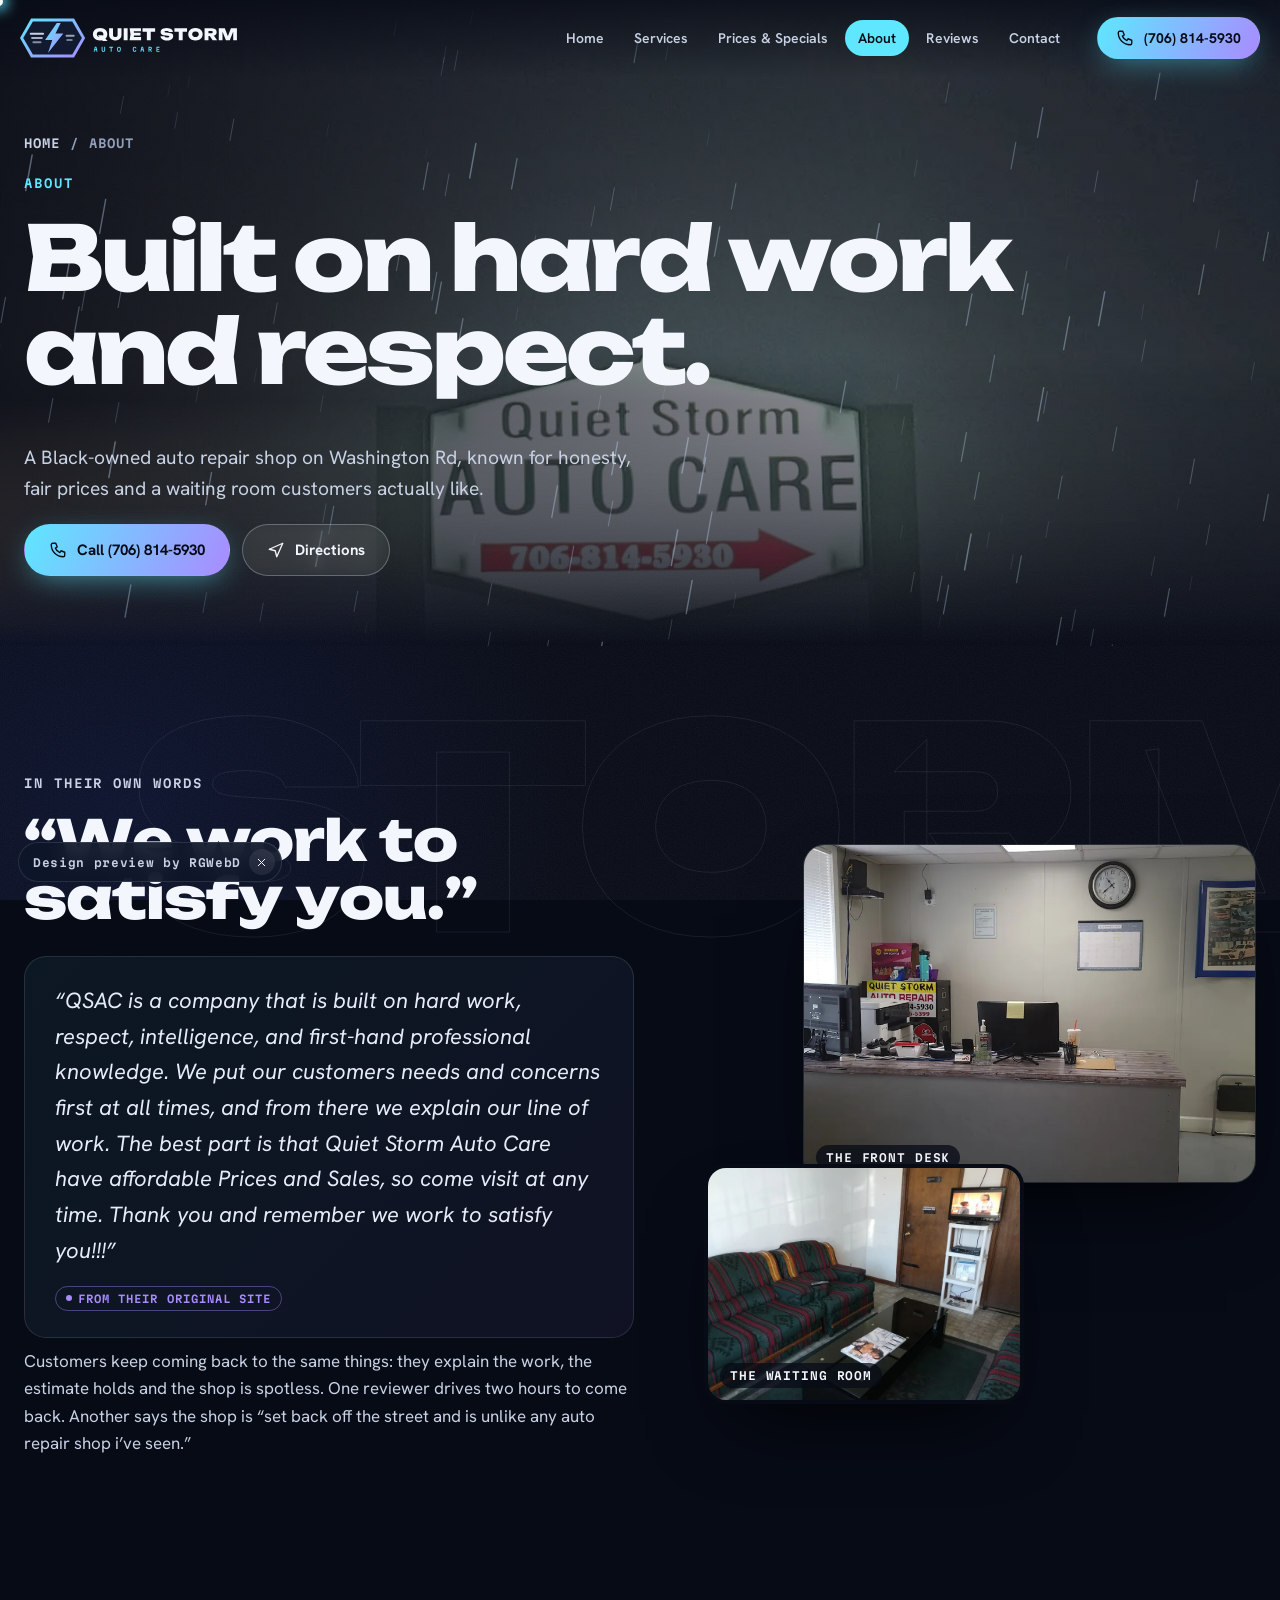
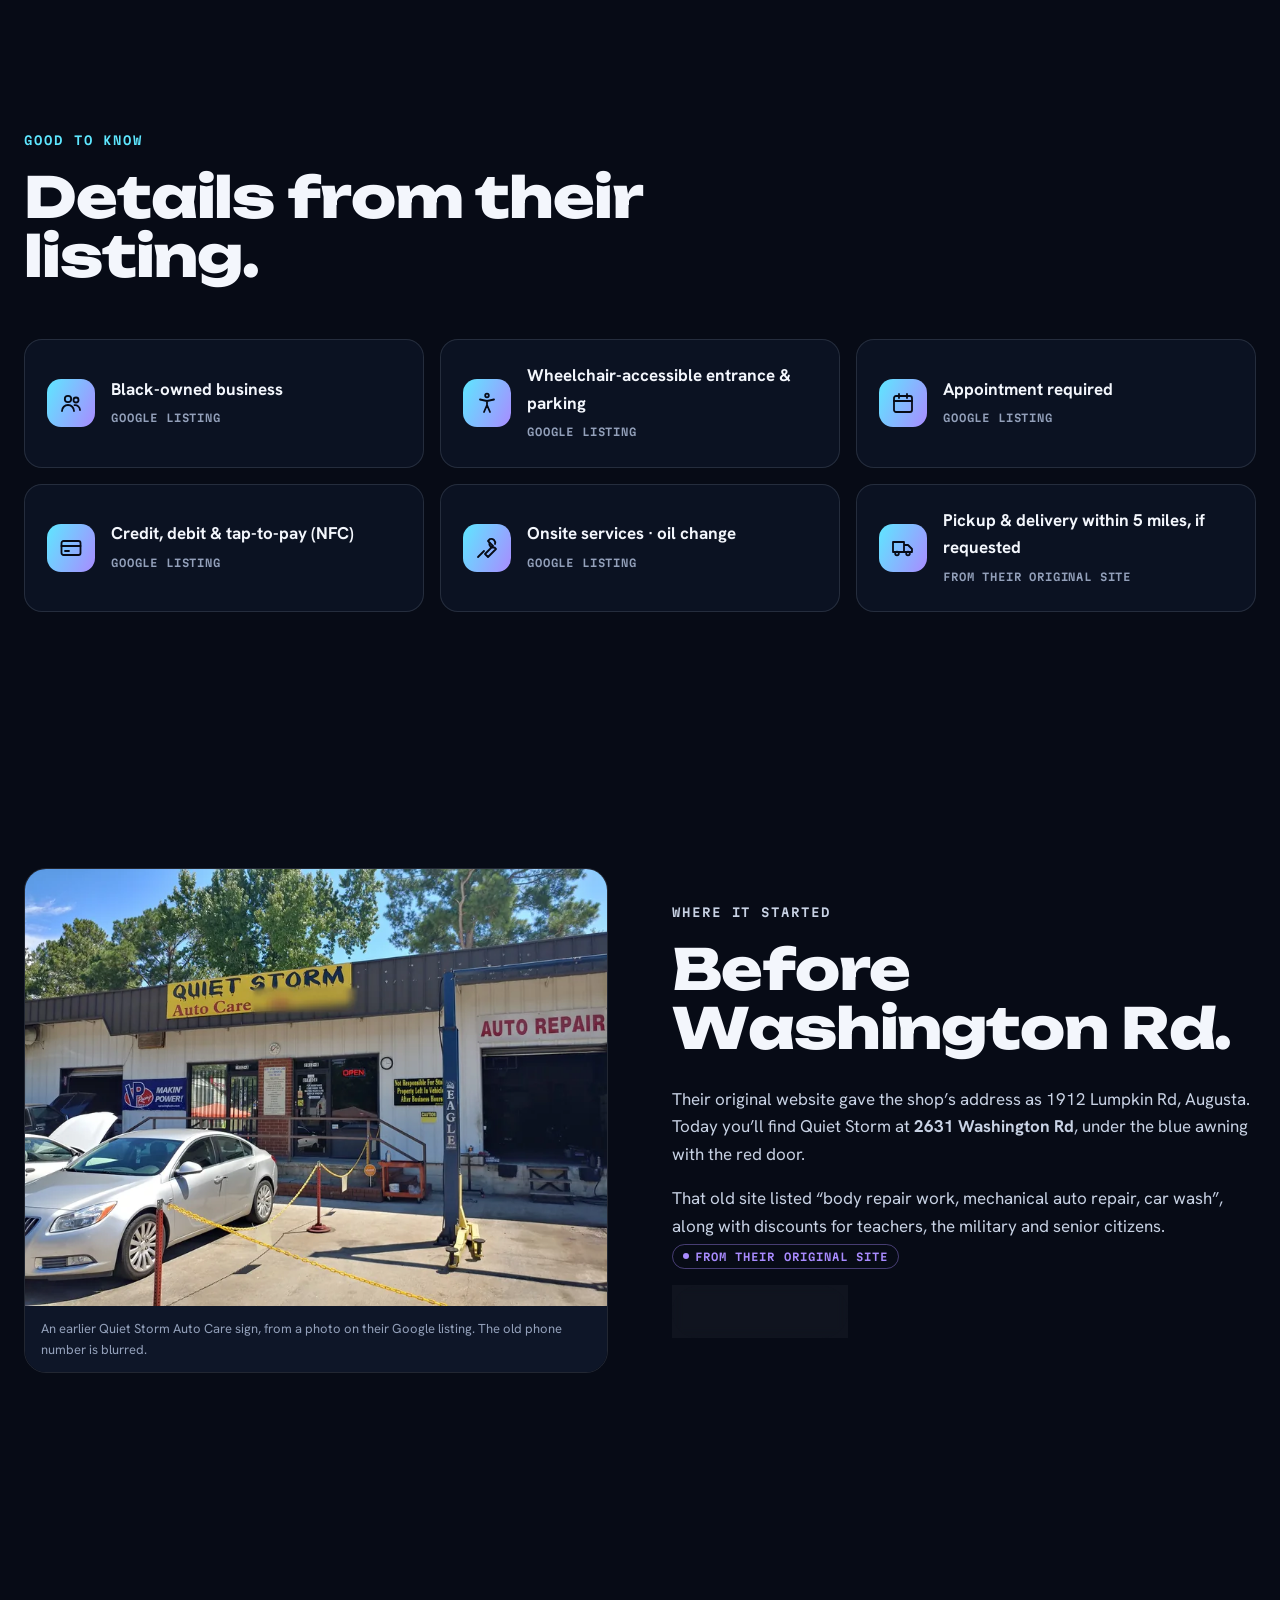
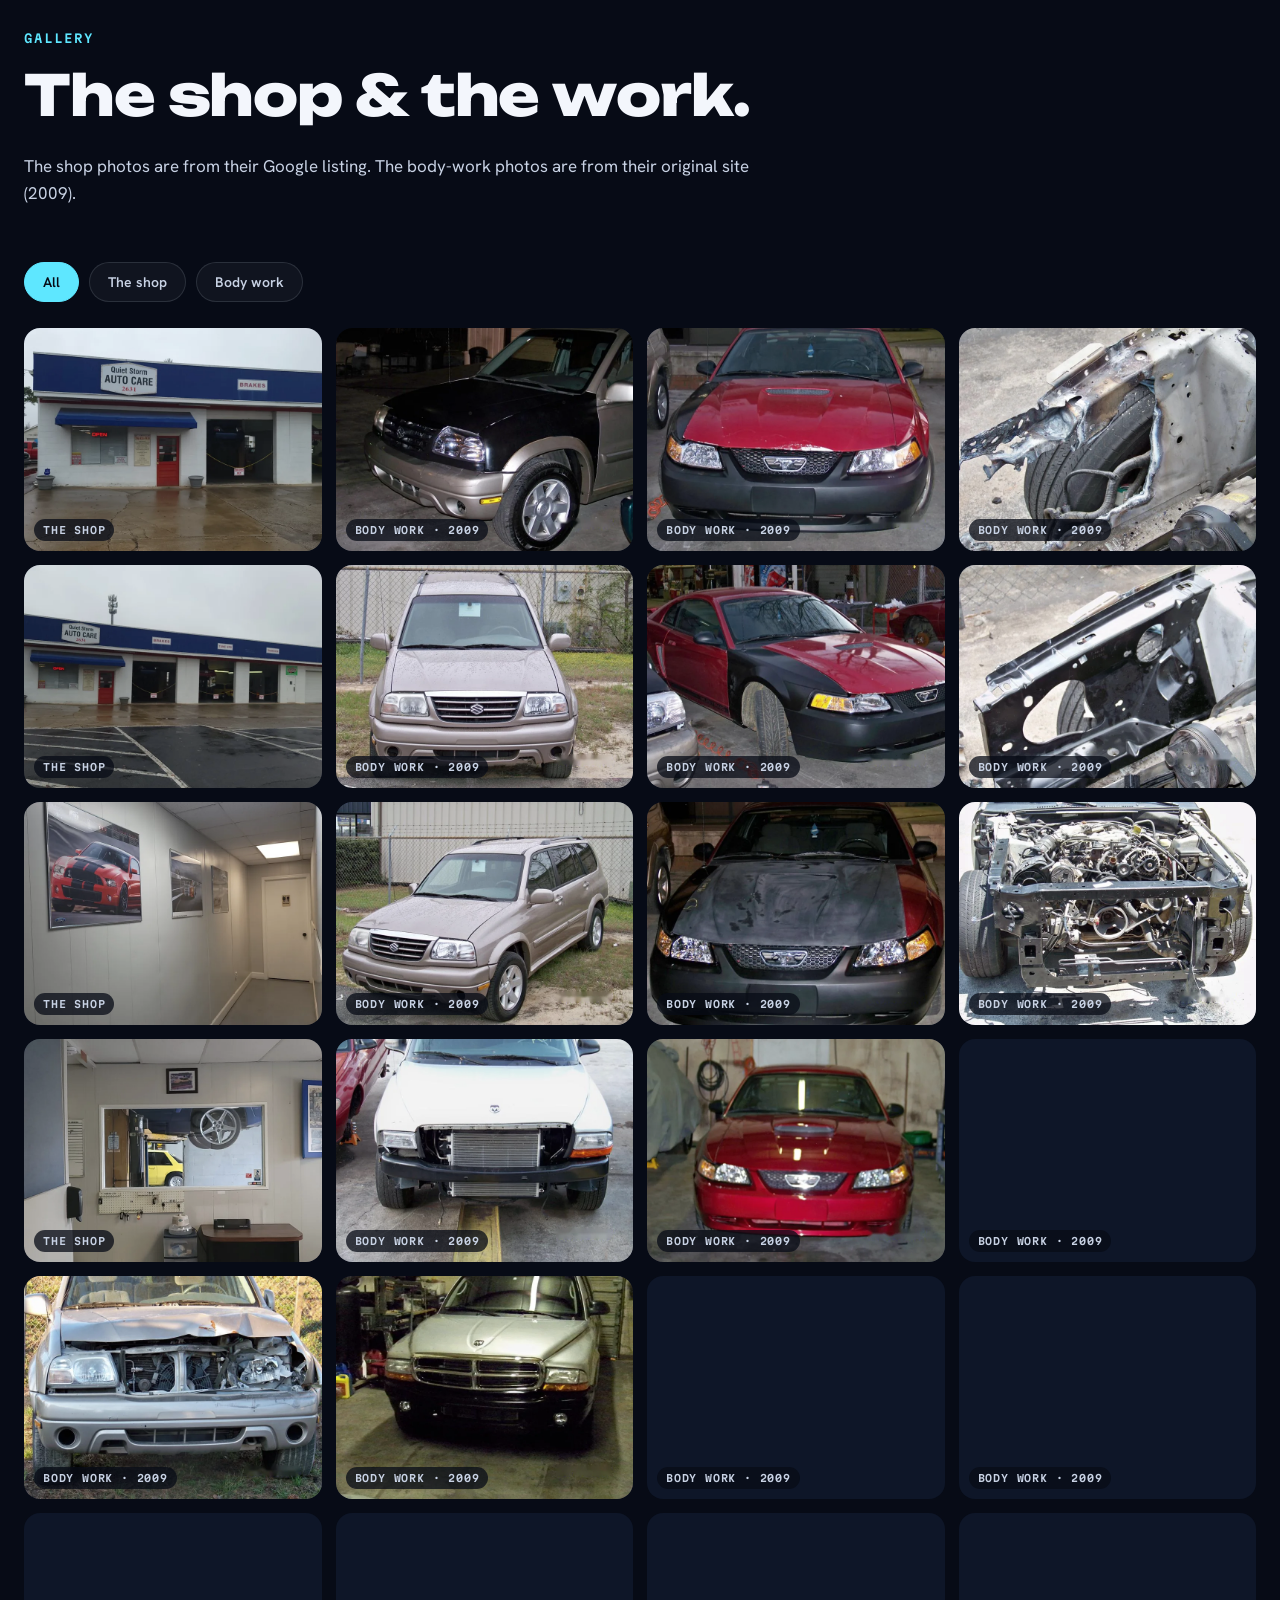
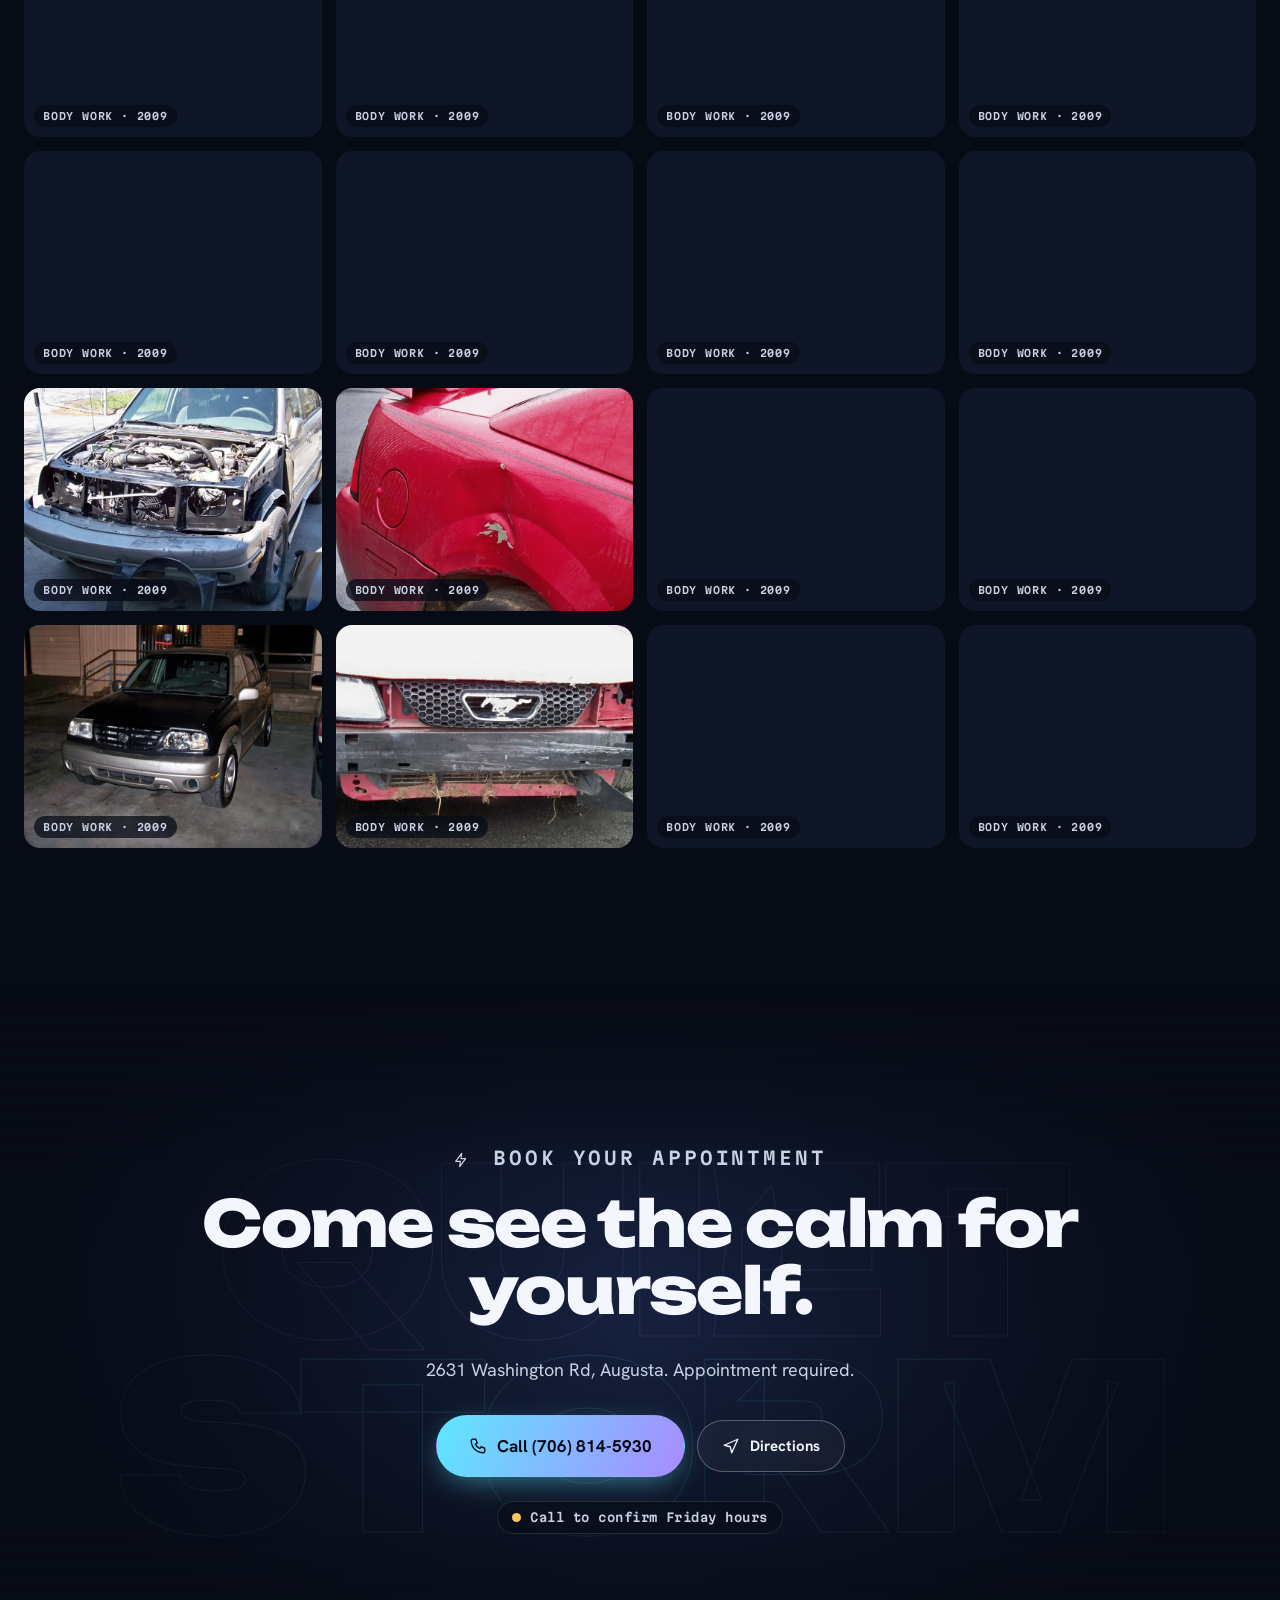
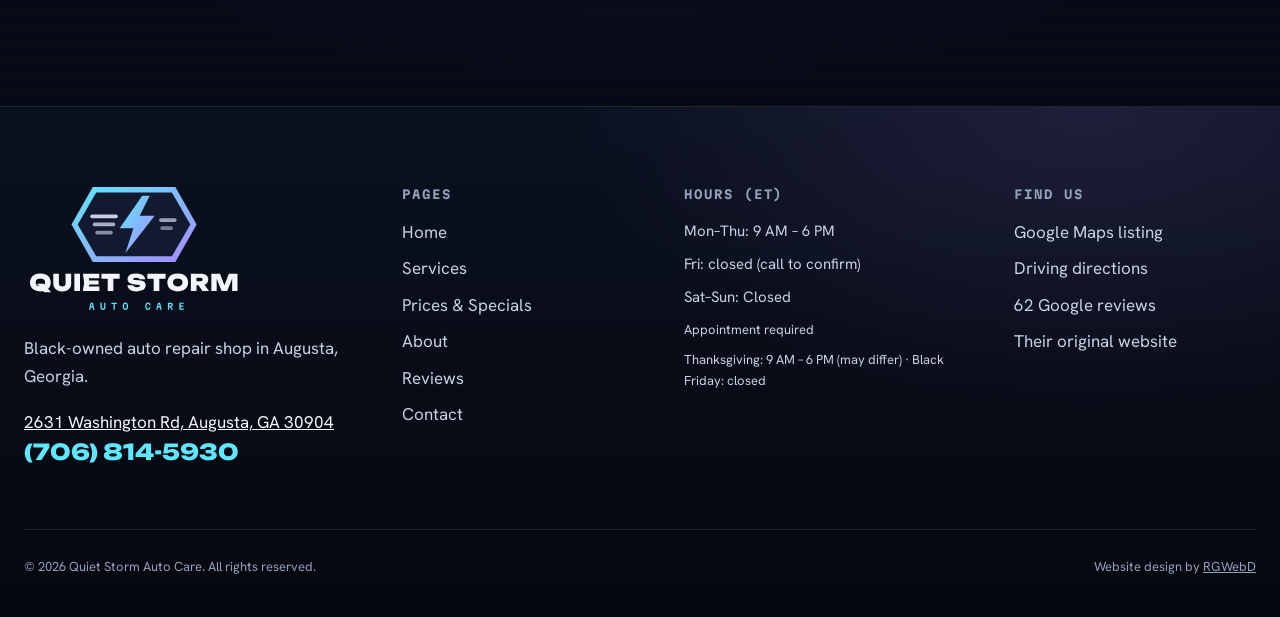
<file: about.html>
<!doctype html><html lang="en"><head><meta charset="utf-8"><meta name="viewport" content="width=device-width,initial-scale=1,viewport-fit=cover">
<title>About the Shop · Quiet Storm Auto Care, Augusta GA</title><meta name="description" content="About Quiet Storm Auto Care: a Black-owned auto repair shop on Washington Rd in Augusta, GA, built on hard work, respect and honest work. Photos of the shop and body work."><link rel="canonical" href="https://rgwebd.github.io/quietstormautocare/about.html"><meta name="robots" content="index,follow">
<meta name="theme-color" content="#070B16"><meta property="og:type" content="website"><meta property="og:site_name" content="Quiet Storm Auto Care"><meta property="og:title" content="About the Shop · Quiet Storm Auto Care, Augusta GA"><meta property="og:description" content="About Quiet Storm Auto Care: a Black-owned auto repair shop on Washington Rd in Augusta, GA, built on hard work, respect and honest work. Photos of the shop and body work."><meta property="og:url" content="https://rgwebd.github.io/quietstormautocare/about.html"><meta property="og:image" content="https://rgwebd.github.io/quietstormautocare/assets/og-image.jpg"><meta property="og:image:width" content="1200"><meta property="og:image:height" content="630">
<meta name="twitter:card" content="summary_large_image"><meta name="twitter:title" content="About the Shop · Quiet Storm Auto Care, Augusta GA"><meta name="twitter:description" content="About Quiet Storm Auto Care: a Black-owned auto repair shop on Washington Rd in Augusta, GA, built on hard work, respect and honest work. Photos of the shop and body work."><meta name="twitter:image" content="https://rgwebd.github.io/quietstormautocare/assets/og-image.jpg">
<link rel="icon" href="favicon.ico" sizes="any"><link rel="icon" href="assets/qs-favicon.svg" type="image/svg+xml"><link rel="apple-touch-icon" href="apple-touch-icon.png"><link rel="manifest" href="assets/site.webmanifest">
<link rel="preload" href="assets/fonts/unbounded.woff2" as="font" type="font/woff2" crossorigin><link rel="preload" href="assets/fonts/hanken.woff2" as="font" type="font/woff2" crossorigin>
<link rel="stylesheet" href="assets/styles.css"><script type="application/ld+json">{"@context": "https://schema.org", "@type": "AutoRepair", "@id": "https://rgwebd.github.io/quietstormautocare/#business", "name": "Quiet Storm Auto Care", "url": "https://rgwebd.github.io/quietstormautocare/", "telephone": "+1-706-814-5930", "image": ["https://rgwebd.github.io/quietstormautocare/assets/img/g01-1600.webp", "https://rgwebd.github.io/quietstormautocare/assets/img/g02-1600.webp"], "logo": "https://rgwebd.github.io/quietstormautocare/assets/favicon-512.png", "address": {"@type": "PostalAddress", "streetAddress": "2631 Washington Rd", "addressLocality": "Augusta", "addressRegion": "GA", "postalCode": "30904", "addressCountry": "US"}, "geo": {"@type": "GeoCoordinates", "latitude": 33.507883, "longitude": -82.0210233}, "hasMap": "https://www.google.com/maps/place/Quiet+Storm+Auto+Care/@33.507883,-82.0235982,17z/data=!3m1!4b1!4m6!3m5!1s0x88f9ce459afcd905:0xd98d9d6b90d55803!8m2!3d33.507883!4d-82.0210233!16s%2Fg%2F1tkb5z5v", "sameAs": ["https://www.google.com/maps/place/Quiet+Storm+Auto+Care/@33.507883,-82.0235982,17z/data=!3m1!4b1!4m6!3m5!1s0x88f9ce459afcd905:0xd98d9d6b90d55803!8m2!3d33.507883!4d-82.0210233!16s%2Fg%2F1tkb5z5v", "https://quietstormautocare.yolasite.com/"], "openingHoursSpecification": [{"@type": "OpeningHoursSpecification", "dayOfWeek": ["Monday", "Tuesday", "Wednesday", "Thursday"], "opens": "09:00", "closes": "18:00"}, {"@type": "OpeningHoursSpecification", "dayOfWeek": ["Saturday", "Sunday"], "opens": "00:00", "closes": "00:00"}], "specialOpeningHoursSpecification": [{"@type": "OpeningHoursSpecification", "validFrom": "2026-11-26", "validThrough": "2026-11-26", "opens": "09:00", "closes": "18:00"}, {"@type": "OpeningHoursSpecification", "validFrom": "2026-11-27", "validThrough": "2026-11-27", "opens": "00:00", "closes": "00:00"}], "paymentAccepted": "Credit card, Debit card, NFC mobile payments", "amenityFeature": [{"@type": "LocationFeatureSpecification", "name": "Wheelchair-accessible entrance", "value": true}, {"@type": "LocationFeatureSpecification", "name": "Wheelchair-accessible parking lot", "value": true}, {"@type": "LocationFeatureSpecification", "name": "Restroom", "value": true}, {"@type": "LocationFeatureSpecification", "name": "Gender-neutral restroom", "value": true}, {"@type": "LocationFeatureSpecification", "name": "Black-owned business", "value": true}, {"@type": "LocationFeatureSpecification", "name": "Appointment required", "value": true}], "aggregateRating": {"@type": "AggregateRating", "ratingValue": "4.9", "reviewCount": 62, "bestRating": "5", "worstRating": "1"}, "makesOffer": [{"@type": "Offer", "itemOffered": {"@type": "Service", "name": "Mechanical auto repair"}}, {"@type": "Offer", "itemOffered": {"@type": "Service", "name": "Diagnostics"}}, {"@type": "Offer", "itemOffered": {"@type": "Service", "name": "Oil change"}}, {"@type": "Offer", "itemOffered": {"@type": "Service", "name": "Routine maintenance"}}, {"@type": "Offer", "itemOffered": {"@type": "Service", "name": "Alternator replacement"}}]}</script><script type="application/ld+json">{"@context": "https://schema.org", "@type": "BreadcrumbList", "itemListElement": [{"@type": "ListItem", "position": 1, "name": "Home", "item": "https://rgwebd.github.io/quietstormautocare/"}, {"@type": "ListItem", "position": 2, "name": "About", "item": "https://rgwebd.github.io/quietstormautocare/about.html"}]}</script></head><body class="">
<a class="skip" href="#main">Skip to content</a><div class="charge" aria-hidden="true"><i></i></div>
<header class="hdr"><div class="wrap"><a class="brand" href="index.html" aria-label="Quiet Storm Auto Care home"><img src="assets/qs-horizontal-dark-bg.svg" width="608" height="116" alt="Quiet Storm Auto Care"></a>
<nav class="nav" aria-label="Main"><a href="index.html">Home</a><a href="services.html">Services</a><a href="prices.html">Prices &amp; Specials</a><a href="about.html" aria-current="page">About</a><a href="reviews.html">Reviews</a><a href="contact.html">Contact</a></nav><div class="hdr-cta"><span class="status" data-status><i></i><span>Mon–Thu 9 AM–6 PM ET · by appointment</span></span><a class="btn sm mag call" href="tel:+17068145930"><svg viewBox="0 0 24 24" fill="none" stroke="currentColor" stroke-width="1.8" stroke-linecap="round" stroke-linejoin="round" aria-hidden="true"><path d="M5 3h4l2 5-2.5 1.5a11 11 0 0 0 6 6L16 13l5 2v4a2 2 0 0 1-2 2A16 16 0 0 1 3 5a2 2 0 0 1 2-2z"/></svg><span class="lbl">(706) 814-5930</span></a></div>
<button class="burger" type="button" aria-expanded="false" aria-controls="mnav" aria-label="Open menu"><span></span><span></span></button></div></header>
<nav class="mnav" id="mnav" aria-label="Mobile" aria-hidden="true"><div class="mnav-links"><a href="index.html">Home</a><a href="services.html">Services</a><a href="prices.html">Prices &amp; Specials</a><a href="about.html" aria-current="page">About</a><a href="reviews.html">Reviews</a><a href="contact.html">Contact</a></div><div class="ctas"><a class="btn mag call " href="tel:+17068145930"><svg viewBox="0 0 24 24" fill="none" stroke="currentColor" stroke-width="1.8" stroke-linecap="round" stroke-linejoin="round" aria-hidden="true"><path d="M5 3h4l2 5-2.5 1.5a11 11 0 0 0 6 6L16 13l5 2v4a2 2 0 0 1-2 2A16 16 0 0 1 3 5a2 2 0 0 1 2-2z"/></svg><span class="lbl">Call (706) 814-5930</span></a><a class="btn mag ghost" href="https://www.google.com/maps/dir/?api=1&destination=Quiet+Storm+Auto+Care%2C+2631+Washington+Rd%2C+Augusta%2C+GA+30904" target="_blank" rel="noopener"><svg viewBox="0 0 24 24" fill="none" stroke="currentColor" stroke-width="1.8" stroke-linecap="round" stroke-linejoin="round" aria-hidden="true"><path d="M3 11l18-8-8 18-2-8z"/></svg><span class="lbl">Directions</span></a></div><p><span class="status" data-status><i></i><span>Mon–Thu 9 AM–6 PM ET · by appointment</span></span></p></nav><main id="main"><section class="phero"><div class="phero-bg"><img src="assets/img/g09-1600.webp" srcset="assets/img/g09-800.webp 800w, assets/img/g09-1600.webp 1300w" sizes="100vw" width="1300" height="850" alt="The lit Quiet Storm Auto Care street sign glowing against a stormy night sky" fetchpriority="high" decoding="async"></div><canvas class="rain" aria-hidden="true"></canvas><div class="flash" aria-hidden="true"></div>
<div class="wrap phero-in"><nav class="crumbs" aria-label="Breadcrumb"><a href="index.html">Home</a><span aria-hidden="true">/</span><span aria-current="page">About</span></nav><p class="kicker">About</p><h1 class="split-h">Built on hard work and respect.</h1><p class="lead">A Black-owned auto repair shop on Washington Rd, known for honesty, fair prices and a waiting room customers actually like.</p><div class="ctas"><a class="btn mag call " href="tel:+17068145930"><svg viewBox="0 0 24 24" fill="none" stroke="currentColor" stroke-width="1.8" stroke-linecap="round" stroke-linejoin="round" aria-hidden="true"><path d="M5 3h4l2 5-2.5 1.5a11 11 0 0 0 6 6L16 13l5 2v4a2 2 0 0 1-2 2A16 16 0 0 1 3 5a2 2 0 0 1 2-2z"/></svg><span class="lbl">Call (706) 814-5930</span></a><a class="btn mag ghost" href="https://www.google.com/maps/dir/?api=1&destination=Quiet+Storm+Auto+Care%2C+2631+Washington+Rd%2C+Augusta%2C+GA+30904" target="_blank" rel="noopener"><svg viewBox="0 0 24 24" fill="none" stroke="currentColor" stroke-width="1.8" stroke-linecap="round" stroke-linejoin="round" aria-hidden="true"><path d="M3 11l18-8-8 18-2-8z"/></svg><span class="lbl">Directions</span></a></div></div></section>
<section class="sec story"><div class="giant" aria-hidden="true">STORM</div><div class="wrap story-grid"><div data-r><p class="kicker">In their own words</p><h2 class="split-h">“We work to satisfy you.”</h2>
<blockquote class="yq big"><p>“QSAC is a company that is built on hard work, respect, intelligence, and first-hand professional knowledge.  We put our customers needs and concerns first at all times, and from there we explain our line of work. The best part is that Quiet Storm Auto Care have affordable Prices and Sales, so come visit at any time. Thank you and remember we work to satisfy you!!!”</p><footer><span class="src-chip" title="Taken from their original Yola website">From their original site</span></footer></blockquote>
<p>Customers keep coming back to the same things: they explain the work, the estimate holds and the shop is spotless. One reviewer drives two hours to come back. Another says the shop is “set back off the street and is unlike any auto repair shop i’ve seen.”</p></div>
<div class="story-pics" data-r><figure class="sp1 tilt"><img src="assets/img/g03-1600.webp" srcset="assets/img/g03-800.webp 800w, assets/img/g03-1600.webp 1600w" sizes="(max-width:900px) 100vw, 30vw" width="1600" height="1200" alt="Front desk and office inside Quiet Storm Auto Care, with a Quiet Storm Auto Repair sign and wall clock" loading="lazy" decoding="async"><figcaption>The front desk</figcaption></figure><figure class="sp2 tilt"><img src="assets/img/g11-1600.webp" srcset="assets/img/g11-800.webp 800w, assets/img/g11-1600.webp 1600w" sizes="(max-width:900px) 60vw, 22vw" width="1600" height="1200" alt="Waiting room with a sofa, coffee table and television" loading="lazy" decoding="async"><figcaption>The waiting room</figcaption></figure></div></div></section>
<section class="sec amen"><div class="wrap"><div class="sec-h" data-r><p class="kicker">Good to know</p><h2 class="split-h">Details from their listing.</h2></div><ul class="am-grid"><li data-r style="--d:0ms"><span><svg viewBox="0 0 24 24" fill="none" stroke="currentColor" stroke-width="1.8" stroke-linecap="round" stroke-linejoin="round" aria-hidden="true"><circle cx="9" cy="8" r="3.2"/><path d="M3 20a6 6 0 0 1 12 0"/><circle cx="17" cy="9" r="2.5"/><path d="M15.5 14.2A5 5 0 0 1 21 19"/></svg></span><div><b>Black-owned business</b><small>Google listing</small></div></li><li data-r style="--d:70ms"><span><svg viewBox="0 0 24 24" fill="none" stroke="currentColor" stroke-width="1.8" stroke-linecap="round" stroke-linejoin="round" aria-hidden="true"><circle cx="12" cy="4.5" r="1.8"/><path d="M5 8.5l7 1.5 7-1.5M12 10v4l-3 7M12 14l3 7"/></svg></span><div><b>Wheelchair-accessible entrance & parking</b><small>Google listing</small></div></li><li data-r style="--d:140ms"><span><svg viewBox="0 0 24 24" fill="none" stroke="currentColor" stroke-width="1.8" stroke-linecap="round" stroke-linejoin="round" aria-hidden="true"><rect x="3" y="5" width="18" height="16" rx="2"/><path d="M3 10h18M8 3v4M16 3v4"/></svg></span><div><b>Appointment required</b><small>Google listing</small></div></li><li data-r style="--d:210ms"><span><svg viewBox="0 0 24 24" fill="none" stroke="currentColor" stroke-width="1.8" stroke-linecap="round" stroke-linejoin="round" aria-hidden="true"><rect x="2.5" y="5" width="19" height="14" rx="2"/><path d="M2.5 10h19M6 15h4"/></svg></span><div><b>Credit, debit & tap-to-pay (NFC)</b><small>Google listing</small></div></li><li data-r style="--d:280ms"><span><svg viewBox="0 0 24 24" fill="none" stroke="currentColor" stroke-width="1.8" stroke-linecap="round" stroke-linejoin="round" aria-hidden="true"><path d="M14.5 6.5a4 4 0 0 0 5 5L21 13l-8 8-3-3 8-8M14.5 6.5L13 5l2-2a4 4 0 0 1 5 5"/><path d="M14.5 6.5l3 3"/><path d="M3 21l6-6"/></svg></span><div><b>Onsite services · oil change</b><small>Google listing</small></div></li><li data-r style="--d:350ms"><span><svg viewBox="0 0 24 24" fill="none" stroke="currentColor" stroke-width="1.8" stroke-linecap="round" stroke-linejoin="round" aria-hidden="true"><path d="M2 6h11v10H2zM13 9h4l4 4v3h-8"/><circle cx="6" cy="17.5" r="1.8"/><circle cx="17" cy="17.5" r="1.8"/></svg></span><div><b>Pickup & delivery within 5 miles, if requested</b><small>From their original site</small></div></li></ul></div></section>
<section class="sec then"><div class="wrap then-grid"><figure class="then-img tilt" data-r><img src="assets/img/g06-1600.webp" srcset="assets/img/g06-800.webp 800w, assets/img/g06-1600.webp 1600w" sizes="(max-width:900px) 100vw, 50vw" width="1600" height="1200" alt="Earlier Quiet Storm Auto Care shop with a yellow Quiet Storm sign, an auto repair bay and a two-post lift out front (phone number on the sign blurred)" loading="lazy" decoding="async"><figcaption>An earlier Quiet Storm Auto Care sign, from a photo on their Google listing. The old phone number is blurred.</figcaption></figure>
<div data-r><p class="kicker">Where it started</p><h2 class="split-h">Before Washington Rd.</h2><p>Their original website gave the shop’s address as 1912 Lumpkin Rd, Augusta. Today you’ll find Quiet Storm at <strong>2631 Washington Rd</strong>, under the blue awning with the red door.</p><p>That old site listed “body repair work, mechanical auto repair, car wash”, along with discounts for teachers, the military and senior citizens. <span class="src-chip" title="Taken from their original Yola website">From their original site</span></p><a class="btn mag ghost" href="contact.html"><span class="lbl">Get directions</span><svg viewBox="0 0 24 24" fill="none" stroke="currentColor" stroke-width="1.8" stroke-linecap="round" stroke-linejoin="round" aria-hidden="true"><path d="M5 12h14M13 6l6 6-6 6"/></svg></a></div></div></section>
<section class="sec" id="gallery"><div class="wrap"><div class="sec-h" data-r><p class="kicker">Gallery</p><h2 class="split-h">The shop &amp; the work.</h2><p>The shop photos are from their Google listing. The body-work photos are from their original site (2009).</p></div>
<div class="chips" role="group" aria-label="Filter photos"><button type="button" class="chip-f" data-f="all" aria-pressed="true">All</button><button type="button" class="chip-f" data-f="shop" aria-pressed="false">The shop</button><button type="button" class="chip-f" data-f="work" aria-pressed="false">Body work</button></div>
<div class="mason"><button type="button" class="gal-item" data-cat="shop" data-full="assets/img/g01-1600.webp" aria-label="Open photo: Quiet Storm Auto Care storefront at 2631 Washington Rd on a rainy day: blue fascia, hexagon sign, blue awning, red door and open service bays"><img src="assets/img/g01-1600.webp" srcset="assets/img/g01-800.webp 800w, assets/img/g01-1600.webp 1600w" sizes="(max-width:600px) 50vw, 25vw" width="1600" height="1200" alt="Quiet Storm Auto Care storefront at 2631 Washington Rd on a rainy day: blue fascia, hexagon sign, blue awning, red door and open service bays" loading="lazy" decoding="async"><span class="gi-c">The shop</span></button><button type="button" class="gal-item" data-cat="shop" data-full="assets/img/g02-1600.webp" aria-label="Open photo: Wide view of the Quiet Storm Auto Care building and parking lot on Washington Rd after the rain"><img src="assets/img/g02-1600.webp" srcset="assets/img/g02-800.webp 800w, assets/img/g02-1600.webp 1600w" sizes="(max-width:600px) 50vw, 25vw" width="1600" height="1200" alt="Wide view of the Quiet Storm Auto Care building and parking lot on Washington Rd after the rain" loading="lazy" decoding="async"><span class="gi-c">The shop</span></button><button type="button" class="gal-item" data-cat="shop" data-full="assets/img/g04-1600.webp" aria-label="Open photo: Clean waiting-area hallway lined with framed car posters, including a red and black muscle car"><img src="assets/img/g04-1600.webp" srcset="assets/img/g04-800.webp 800w, assets/img/g04-1600.webp 1600w" sizes="(max-width:600px) 50vw, 25vw" width="1600" height="1200" alt="Clean waiting-area hallway lined with framed car posters, including a red and black muscle car" loading="lazy" decoding="async"><span class="gi-c">The shop</span></button><button type="button" class="gal-item" data-cat="shop" data-full="assets/img/g05-1600.webp" aria-label="Open photo: Waiting room window looking out into the service bay, with a lift and a yellow car inside"><img src="assets/img/g05-1600.webp" srcset="assets/img/g05-800.webp 800w, assets/img/g05-1600.webp 1600w" sizes="(max-width:600px) 50vw, 25vw" width="1600" height="1200" alt="Waiting room window looking out into the service bay, with a lift and a yellow car inside" loading="lazy" decoding="async"><span class="gi-c">The shop</span></button><button type="button" class="gal-item" data-cat="work" data-full="assets/img/y0261-1600.webp" aria-label="Open photo: Silver Suzuki Grand Vitara before repair, with its front end crushed in"><img src="assets/img/y0261-800.webp" width="800" height="600" alt="Silver Suzuki Grand Vitara before repair, with its front end crushed in" loading="lazy" decoding="async"><span class="gi-c">Body work · 2009</span></button><button type="button" class="gal-item" data-cat="work" data-full="assets/img/y0262-1600.webp" aria-label="Open photo: Silver Suzuki Grand Vitara before repair, three-quarter view of the front-end damage"><img src="assets/img/y0262-800.webp" width="800" height="600" alt="Silver Suzuki Grand Vitara before repair, three-quarter view of the front-end damage" loading="lazy" decoding="async"><span class="gi-c">Body work · 2009</span></button><button type="button" class="gal-item" data-cat="work" data-full="assets/img/y0292-1600.webp" aria-label="Open photo: Suzuki Grand Vitara stripped down in the shop, engine bay exposed before body repair"><img src="assets/img/y0292-800.webp" width="800" height="600" alt="Suzuki Grand Vitara stripped down in the shop, engine bay exposed before body repair" loading="lazy" decoding="async"><span class="gi-c">Body work · 2009</span></button><button type="button" class="gal-item" data-cat="work" data-full="assets/img/y0293-1600.webp" aria-label="Open photo: Front of the Suzuki Grand Vitara with the bumper and grille removed during repair"><img src="assets/img/y0293-800.webp" width="800" height="600" alt="Front of the Suzuki Grand Vitara with the bumper and grille removed during repair" loading="lazy" decoding="async"><span class="gi-c">Body work · 2009</span></button><button type="button" class="gal-item" data-cat="work" data-full="assets/img/y0373-1600.webp" aria-label="Open photo: Suzuki Grand Vitara after repair, front end rebuilt, photographed at night"><img src="assets/img/y0373-800.webp" width="800" height="600" alt="Suzuki Grand Vitara after repair, front end rebuilt, photographed at night" loading="lazy" decoding="async"><span class="gi-c">Body work · 2009</span></button><button type="button" class="gal-item" data-cat="work" data-full="assets/img/y0375-1600.webp" aria-label="Open photo: Suzuki Grand Vitara after repair, three-quarter view at night"><img src="assets/img/y0375-800.webp" width="800" height="600" alt="Suzuki Grand Vitara after repair, three-quarter view at night" loading="lazy" decoding="async"><span class="gi-c">Body work · 2009</span></button><button type="button" class="gal-item" data-cat="work" data-full="assets/img/y0423-1600.webp" aria-label="Open photo: Suzuki Grand Vitara after repair, front view in daylight"><img src="assets/img/y0423-800.webp" width="800" height="600" alt="Suzuki Grand Vitara after repair, front view in daylight" loading="lazy" decoding="async"><span class="gi-c">Body work · 2009</span></button><button type="button" class="gal-item" data-cat="work" data-full="assets/img/y0424-1600.webp" aria-label="Open photo: Suzuki Grand Vitara after repair, three-quarter view in daylight"><img src="assets/img/y0424-800.webp" width="800" height="600" alt="Suzuki Grand Vitara after repair, three-quarter view in daylight" loading="lazy" decoding="async"><span class="gi-c">Body work · 2009</span></button><button type="button" class="gal-item" data-cat="work" data-full="assets/img/y0263-1600.webp" aria-label="Open photo: Dodge Durango before repair, with the front bumper and grille removed"><img src="assets/img/y0263-800.webp" width="800" height="600" alt="Dodge Durango before repair, with the front bumper and grille removed" loading="lazy" decoding="async"><span class="gi-c">Body work · 2009</span></button><button type="button" class="gal-item" data-cat="work" data-full="assets/img/y0287-1600.webp" aria-label="Open photo: Dodge Durango after repair, new grille and bumper, in the shop"><img src="assets/img/y0287-800.webp" width="800" height="600" alt="Dodge Durango after repair, new grille and bumper, in the shop" loading="lazy" decoding="async"><span class="gi-c">Body work · 2009</span></button><button type="button" class="gal-item" data-cat="work" data-full="assets/img/y0290-1600.webp" aria-label="Open photo: Dodge Durango after repair, three-quarter front view"><img src="assets/img/y0290-800.webp" width="800" height="600" alt="Dodge Durango after repair, three-quarter front view" loading="lazy" decoding="async"><span class="gi-c">Body work · 2009</span></button><button type="button" class="gal-item" data-cat="work" data-full="assets/img/y0291-1600.webp" aria-label="Open photo: Dodge Durango after repair, chrome grille close-up"><img src="assets/img/y0291-1600.webp" srcset="assets/img/y0291-800.webp 800w, assets/img/y0291-1600.webp 1600w" sizes="(max-width:600px) 50vw, 25vw" width="1600" height="1200" alt="Dodge Durango after repair, chrome grille close-up" loading="lazy" decoding="async"><span class="gi-c">Body work · 2009</span></button><button type="button" class="gal-item" data-cat="work" data-full="assets/img/yb0180-1600.webp" aria-label="Open photo: Red Ford Mustang before repair, with a dented rear quarter panel"><img src="assets/img/yb0180-800.webp" width="800" height="600" alt="Red Ford Mustang before repair, with a dented rear quarter panel" loading="lazy" decoding="async"><span class="gi-c">Body work · 2009</span></button><button type="button" class="gal-item" data-cat="work" data-full="assets/img/yb0221-1600.webp" aria-label="Open photo: Red Ford Mustang before repair, front bumper cover removed"><img src="assets/img/yb0221-800.webp" width="800" height="600" alt="Red Ford Mustang before repair, front bumper cover removed" loading="lazy" decoding="async"><span class="gi-c">Body work · 2009</span></button><button type="button" class="gal-item" data-cat="work" data-full="assets/img/y0294-1600.webp" aria-label="Open photo: Red Ford Mustang front end during repair"><img src="assets/img/y0294-800.webp" width="800" height="600" alt="Red Ford Mustang front end during repair" loading="lazy" decoding="async"><span class="gi-c">Body work · 2009</span></button><button type="button" class="gal-item" data-cat="work" data-full="assets/img/y0295-1600.webp" aria-label="Open photo: Red Ford Mustang with a primed black hood during repair"><img src="assets/img/y0295-800.webp" width="800" height="600" alt="Red Ford Mustang with a primed black hood during repair" loading="lazy" decoding="async"><span class="gi-c">Body work · 2009</span></button><button type="button" class="gal-item" data-cat="work" data-full="assets/img/y0297-1600.webp" aria-label="Open photo: Ford Mustang front with a primed hood during repair"><img src="assets/img/y0297-800.webp" width="800" height="600" alt="Ford Mustang front with a primed hood during repair" loading="lazy" decoding="async"><span class="gi-c">Body work · 2009</span></button><button type="button" class="gal-item" data-cat="work" data-full="assets/img/y0431-1600.webp" aria-label="Open photo: Red Ford Mustang after repair and repaint, in the shop"><img src="assets/img/y0431-800.webp" width="800" height="600" alt="Red Ford Mustang after repair and repaint, in the shop" loading="lazy" decoding="async"><span class="gi-c">Body work · 2009</span></button><button type="button" class="gal-item" data-cat="work" data-full="assets/img/y0432-1600.webp" aria-label="Open photo: Red Ford Mustang after repair, three-quarter front view"><img src="assets/img/y0432-800.webp" width="800" height="600" alt="Red Ford Mustang after repair, three-quarter front view" loading="lazy" decoding="async"><span class="gi-c">Body work · 2009</span></button><button type="button" class="gal-item" data-cat="work" data-full="assets/img/y0433-1600.webp" aria-label="Open photo: Red Ford Mustang after repair, glossy red paint"><img src="assets/img/y0433-1600.webp" srcset="assets/img/y0433-800.webp 800w, assets/img/y0433-1600.webp 1600w" sizes="(max-width:600px) 50vw, 25vw" width="1600" height="1200" alt="Red Ford Mustang after repair, glossy red paint" loading="lazy" decoding="async"><span class="gi-c">Body work · 2009</span></button><button type="button" class="gal-item" data-cat="work" data-full="assets/img/y0441-1600.webp" aria-label="Open photo: Silver Ford Mustang before repair, front end smashed in"><img src="assets/img/y0441-800.webp" width="800" height="600" alt="Silver Ford Mustang before repair, front end smashed in" loading="lazy" decoding="async"><span class="gi-c">Body work · 2009</span></button><button type="button" class="gal-item" data-cat="work" data-full="assets/img/y0442-1600.webp" aria-label="Open photo: Silver Ford Mustang before repair, crushed front bumper and fender"><img src="assets/img/y0442-800.webp" width="800" height="600" alt="Silver Ford Mustang before repair, crushed front bumper and fender" loading="lazy" decoding="async"><span class="gi-c">Body work · 2009</span></button><button type="button" class="gal-item" data-cat="work" data-full="assets/img/y0446-1600.webp" aria-label="Open photo: Silver Ford Mustang before repair, engine bay open and front clip damaged"><img src="assets/img/y0446-800.webp" width="800" height="600" alt="Silver Ford Mustang before repair, engine bay open and front clip damaged" loading="lazy" decoding="async"><span class="gi-c">Body work · 2009</span></button><button type="button" class="gal-item" data-cat="work" data-full="assets/img/y0461-1600.webp" aria-label="Open photo: Silver Mustang fender area stripped to bare metal during repair"><img src="assets/img/y0461-800.webp" width="800" height="600" alt="Silver Mustang fender area stripped to bare metal during repair" loading="lazy" decoding="async"><span class="gi-c">Body work · 2009</span></button><button type="button" class="gal-item" data-cat="work" data-full="assets/img/y0462-1600.webp" aria-label="Open photo: Inner fender structure of the silver Mustang during repair"><img src="assets/img/y0462-800.webp" width="800" height="600" alt="Inner fender structure of the silver Mustang during repair" loading="lazy" decoding="async"><span class="gi-c">Body work · 2009</span></button><button type="button" class="gal-item" data-cat="work" data-full="assets/img/y0465-1600.webp" aria-label="Open photo: Silver Mustang engine bay with the front clip removed"><img src="assets/img/y0465-800.webp" width="800" height="600" alt="Silver Mustang engine bay with the front clip removed" loading="lazy" decoding="async"><span class="gi-c">Body work · 2009</span></button><button type="button" class="gal-item" data-cat="work" data-full="assets/img/y0468-1600.webp" aria-label="Open photo: Front of the silver Mustang with the front clip removed"><img src="assets/img/y0468-800.webp" width="800" height="600" alt="Front of the silver Mustang with the front clip removed" loading="lazy" decoding="async"><span class="gi-c">Body work · 2009</span></button><button type="button" class="gal-item" data-cat="work" data-full="assets/img/y0470-1600.webp" aria-label="Open photo: Ford Mustang after repair, new front end, front view"><img src="assets/img/y0470-800.webp" width="800" height="600" alt="Ford Mustang after repair, new front end, front view" loading="lazy" decoding="async"><span class="gi-c">Body work · 2009</span></button><button type="button" class="gal-item" data-cat="work" data-full="assets/img/y0473-1600.webp" aria-label="Open photo: Ford Mustang after repair, side view with new front panels"><img src="assets/img/y0473-800.webp" width="800" height="600" alt="Ford Mustang after repair, side view with new front panels" loading="lazy" decoding="async"><span class="gi-c">Body work · 2009</span></button><button type="button" class="gal-item" data-cat="work" data-full="assets/img/y0476-1600.webp" aria-label="Open photo: Ford Mustang after repair, front view"><img src="assets/img/y0476-800.webp" width="800" height="600" alt="Ford Mustang after repair, front view" loading="lazy" decoding="async"><span class="gi-c">Body work · 2009</span></button><button type="button" class="gal-item" data-cat="work" data-full="assets/img/y0478-1600.webp" aria-label="Open photo: Ford Mustang after repair, rear view (license plate blurred)"><img src="assets/img/y0478-800.webp" width="800" height="600" alt="Ford Mustang after repair, rear view (license plate blurred)" loading="lazy" decoding="async"><span class="gi-c">Body work · 2009</span></button><button type="button" class="gal-item" data-cat="work" data-full="assets/img/y0479-1600.webp" aria-label="Open photo: Ford Mustang after repair, rear three-quarter view"><img src="assets/img/y0479-800.webp" width="800" height="600" alt="Ford Mustang after repair, rear three-quarter view" loading="lazy" decoding="async"><span class="gi-c">Body work · 2009</span></button></div></div></section>
<div class="lbx" role="dialog" aria-modal="true" aria-label="Photo viewer" aria-hidden="true"><button class="lbx-x" type="button" aria-label="Close"><svg viewBox="0 0 24 24" fill="none" stroke="currentColor" stroke-width="1.8" stroke-linecap="round" stroke-linejoin="round" aria-hidden="true"><path d="M6 6l12 12M18 6L6 18"/></svg></button><button class="lbx-p" type="button" aria-label="Previous photo"><svg viewBox="0 0 24 24" fill="none" stroke="currentColor" stroke-width="1.8" stroke-linecap="round" stroke-linejoin="round" aria-hidden="true"><path d="M19 12H5M11 6l-6 6 6 6"/></svg></button><figure><img alt=""><figcaption></figcaption></figure><button class="lbx-n" type="button" aria-label="Next photo"><svg viewBox="0 0 24 24" fill="none" stroke="currentColor" stroke-width="1.8" stroke-linecap="round" stroke-linejoin="round" aria-hidden="true"><path d="M5 12h14M13 6l6 6-6 6"/></svg></button><p class="lbx-c"></p></div>
<section class="cta-band"><div class="cta-bg cta-graphic" aria-hidden="true"><span>QUIET</span><span>STORM</span></div><canvas class="rain" aria-hidden="true"></canvas><div class="flash" aria-hidden="true"></div><div class="wrap cta-in" data-r>
<p class="kicker"><svg viewBox="0 0 24 24" fill="none" stroke="currentColor" stroke-width="1.8" stroke-linecap="round" stroke-linejoin="round" aria-hidden="true"><path d="M13 2L4 14h7l-1 8 9-12h-7z"/></svg> Book your appointment</p><h2>Come see the calm for yourself.</h2><p>2631 Washington Rd, Augusta. Appointment required.</p><div class="ctas"><a class="btn mag call xl" href="tel:+17068145930"><svg viewBox="0 0 24 24" fill="none" stroke="currentColor" stroke-width="1.8" stroke-linecap="round" stroke-linejoin="round" aria-hidden="true"><path d="M5 3h4l2 5-2.5 1.5a11 11 0 0 0 6 6L16 13l5 2v4a2 2 0 0 1-2 2A16 16 0 0 1 3 5a2 2 0 0 1 2-2z"/></svg><span class="lbl">Call (706) 814-5930</span></a><a class="btn mag ghost" href="https://www.google.com/maps/dir/?api=1&destination=Quiet+Storm+Auto+Care%2C+2631+Washington+Rd%2C+Augusta%2C+GA+30904" target="_blank" rel="noopener"><svg viewBox="0 0 24 24" fill="none" stroke="currentColor" stroke-width="1.8" stroke-linecap="round" stroke-linejoin="round" aria-hidden="true"><path d="M3 11l18-8-8 18-2-8z"/></svg><span class="lbl">Directions</span></a></div><p class="cta-status"><span class="status" data-status><i></i><span>Mon–Thu 9 AM–6 PM ET · by appointment</span></span></p></div></section></main><footer class="ftr"><div class="ftr-sky" aria-hidden="true"></div><div class="wrap"><div class="fgrid">
<div class="fbrand"><img src="assets/qs-stacked-dark-bg.svg" width="300" height="250" alt="Quiet Storm Auto Care" loading="lazy"><p>Black-owned auto repair shop in Augusta, Georgia.</p>
<address><a href="https://www.google.com/maps/dir/?api=1&destination=Quiet+Storm+Auto+Care%2C+2631+Washington+Rd%2C+Augusta%2C+GA+30904" target="_blank" rel="noopener">2631 Washington Rd, Augusta, GA 30904</a><br><a class="fphone" href="tel:+17068145930">(706) 814-5930</a></address></div>
<div><h2 class="fh">Pages</h2><ul><li><a href="index.html">Home</a></li><li><a href="services.html">Services</a></li><li><a href="prices.html">Prices &amp; Specials</a></li><li><a href="about.html">About</a></li><li><a href="reviews.html">Reviews</a></li><li><a href="contact.html">Contact</a></li></ul></div>
<div><h2 class="fh">Hours (ET)</h2><ul class="fhours"><li>Mon–Thu: 9 AM – 6 PM</li><li>Fri: closed (call to confirm)</li><li>Sat–Sun: Closed</li><li class="muted">Appointment required</li><li class="muted">Thanksgiving: 9 AM – 6 PM (may differ) · Black Friday: closed</li></ul></div>
<div><h2 class="fh">Find us</h2><ul><li><a href="https://www.google.com/maps/place/Quiet+Storm+Auto+Care/@33.507883,-82.0235982,17z/data=!3m1!4b1!4m6!3m5!1s0x88f9ce459afcd905:0xd98d9d6b90d55803!8m2!3d33.507883!4d-82.0210233!16s%2Fg%2F1tkb5z5v" target="_blank" rel="noopener">Google Maps listing</a></li><li><a href="https://www.google.com/maps/dir/?api=1&destination=Quiet+Storm+Auto+Care%2C+2631+Washington+Rd%2C+Augusta%2C+GA+30904" target="_blank" rel="noopener">Driving directions</a></li><li><a href="reviews.html">62 Google reviews</a></li><li><a href="https://quietstormautocare.yolasite.com/" target="_blank" rel="noopener">Their original website</a></li></ul></div>
</div><div class="fbot"><p>© 2026 Quiet Storm Auto Care. All rights reserved.</p><p>Website design by <a href="https://github.com/RGWebD" target="_blank" rel="noopener">RGWebD</a></p></div></div></footer>
<div class="mbar"><a href="tel:+17068145930" class="mb-call"><svg viewBox="0 0 24 24" fill="none" stroke="currentColor" stroke-width="1.8" stroke-linecap="round" stroke-linejoin="round" aria-hidden="true"><path d="M5 3h4l2 5-2.5 1.5a11 11 0 0 0 6 6L16 13l5 2v4a2 2 0 0 1-2 2A16 16 0 0 1 3 5a2 2 0 0 1 2-2z"/></svg><span>Call now</span></a><a href="https://www.google.com/maps/dir/?api=1&destination=Quiet+Storm+Auto+Care%2C+2631+Washington+Rd%2C+Augusta%2C+GA+30904" target="_blank" rel="noopener"><svg viewBox="0 0 24 24" fill="none" stroke="currentColor" stroke-width="1.8" stroke-linecap="round" stroke-linejoin="round" aria-hidden="true"><path d="M3 11l18-8-8 18-2-8z"/></svg><span>Directions</span></a></div>
<div class="demo" role="note"><span>Design preview by RGWebD</span><button type="button" aria-label="Dismiss preview note"><svg viewBox="0 0 24 24" fill="none" stroke="currentColor" stroke-width="1.8" stroke-linecap="round" stroke-linejoin="round" aria-hidden="true"><path d="M6 6l12 12M18 6L6 18"/></svg></button></div><script src="assets/script.js" defer></script></body></html>
</file>
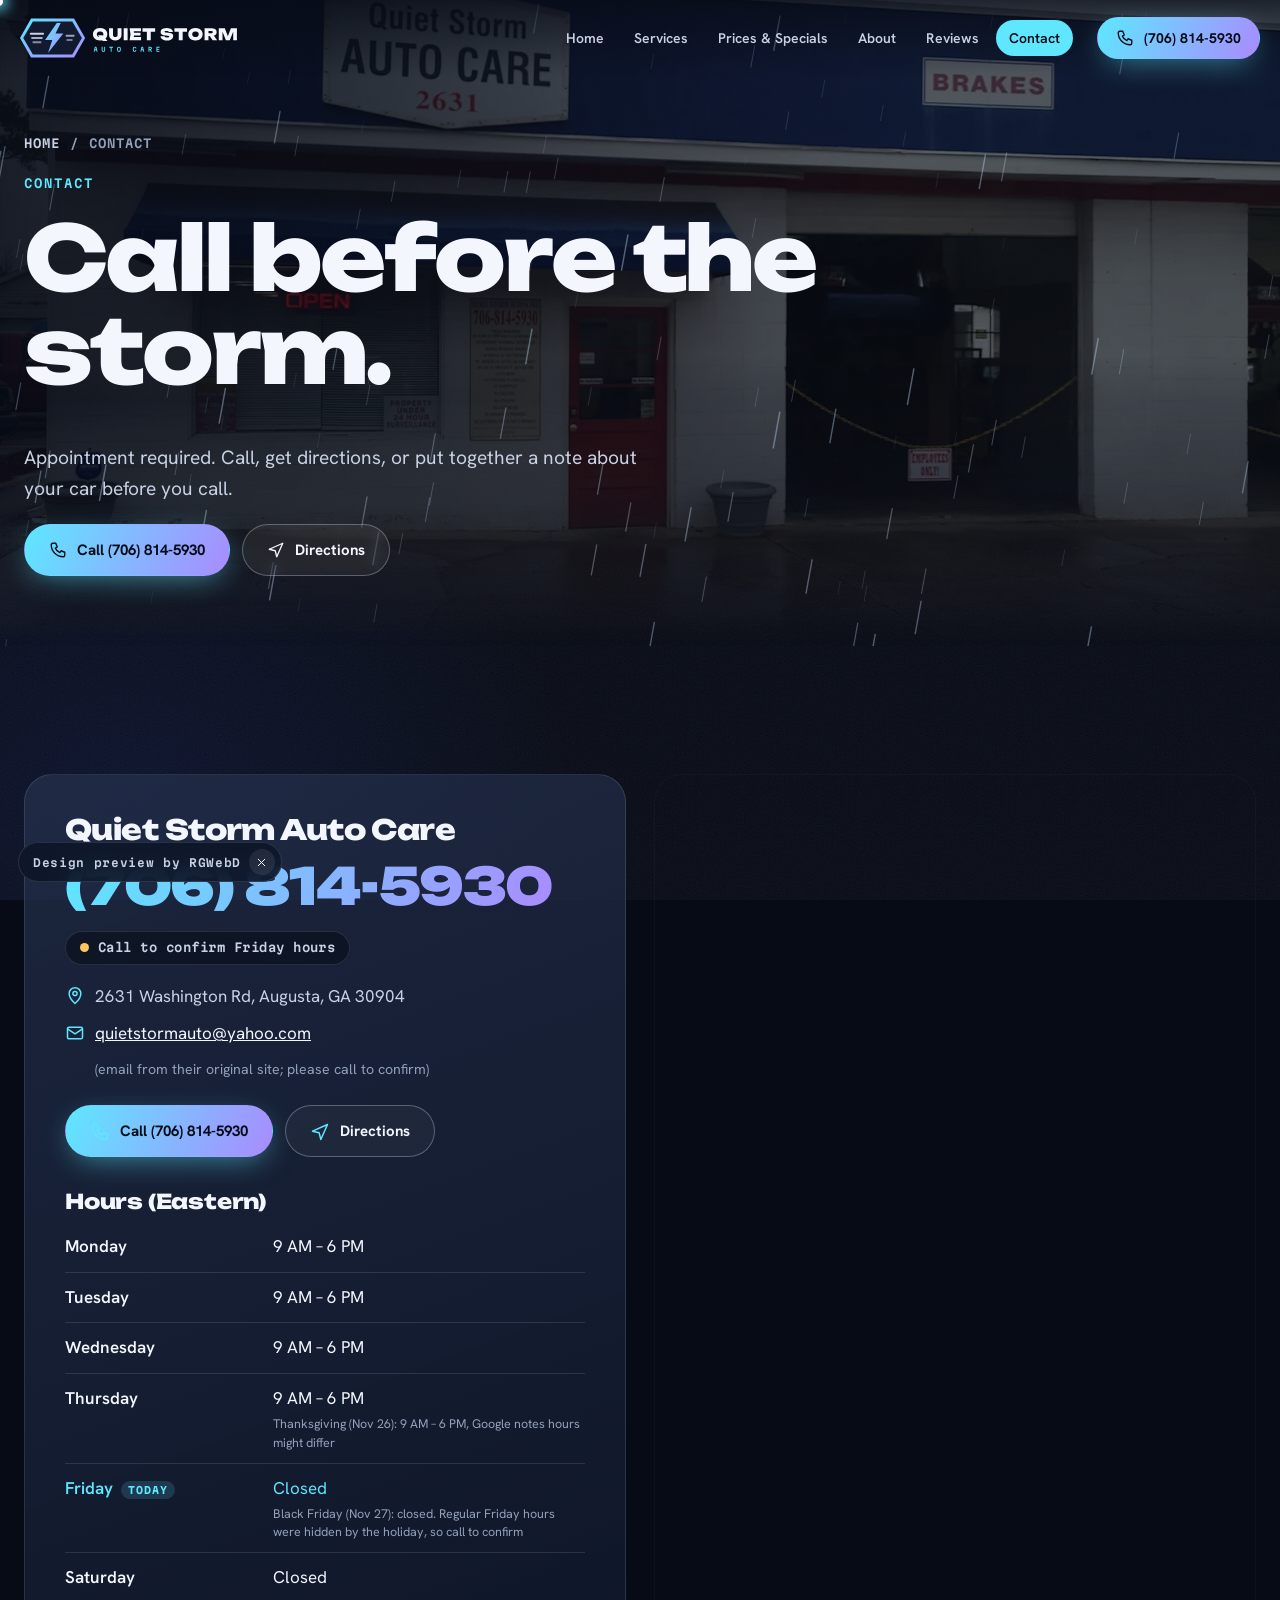
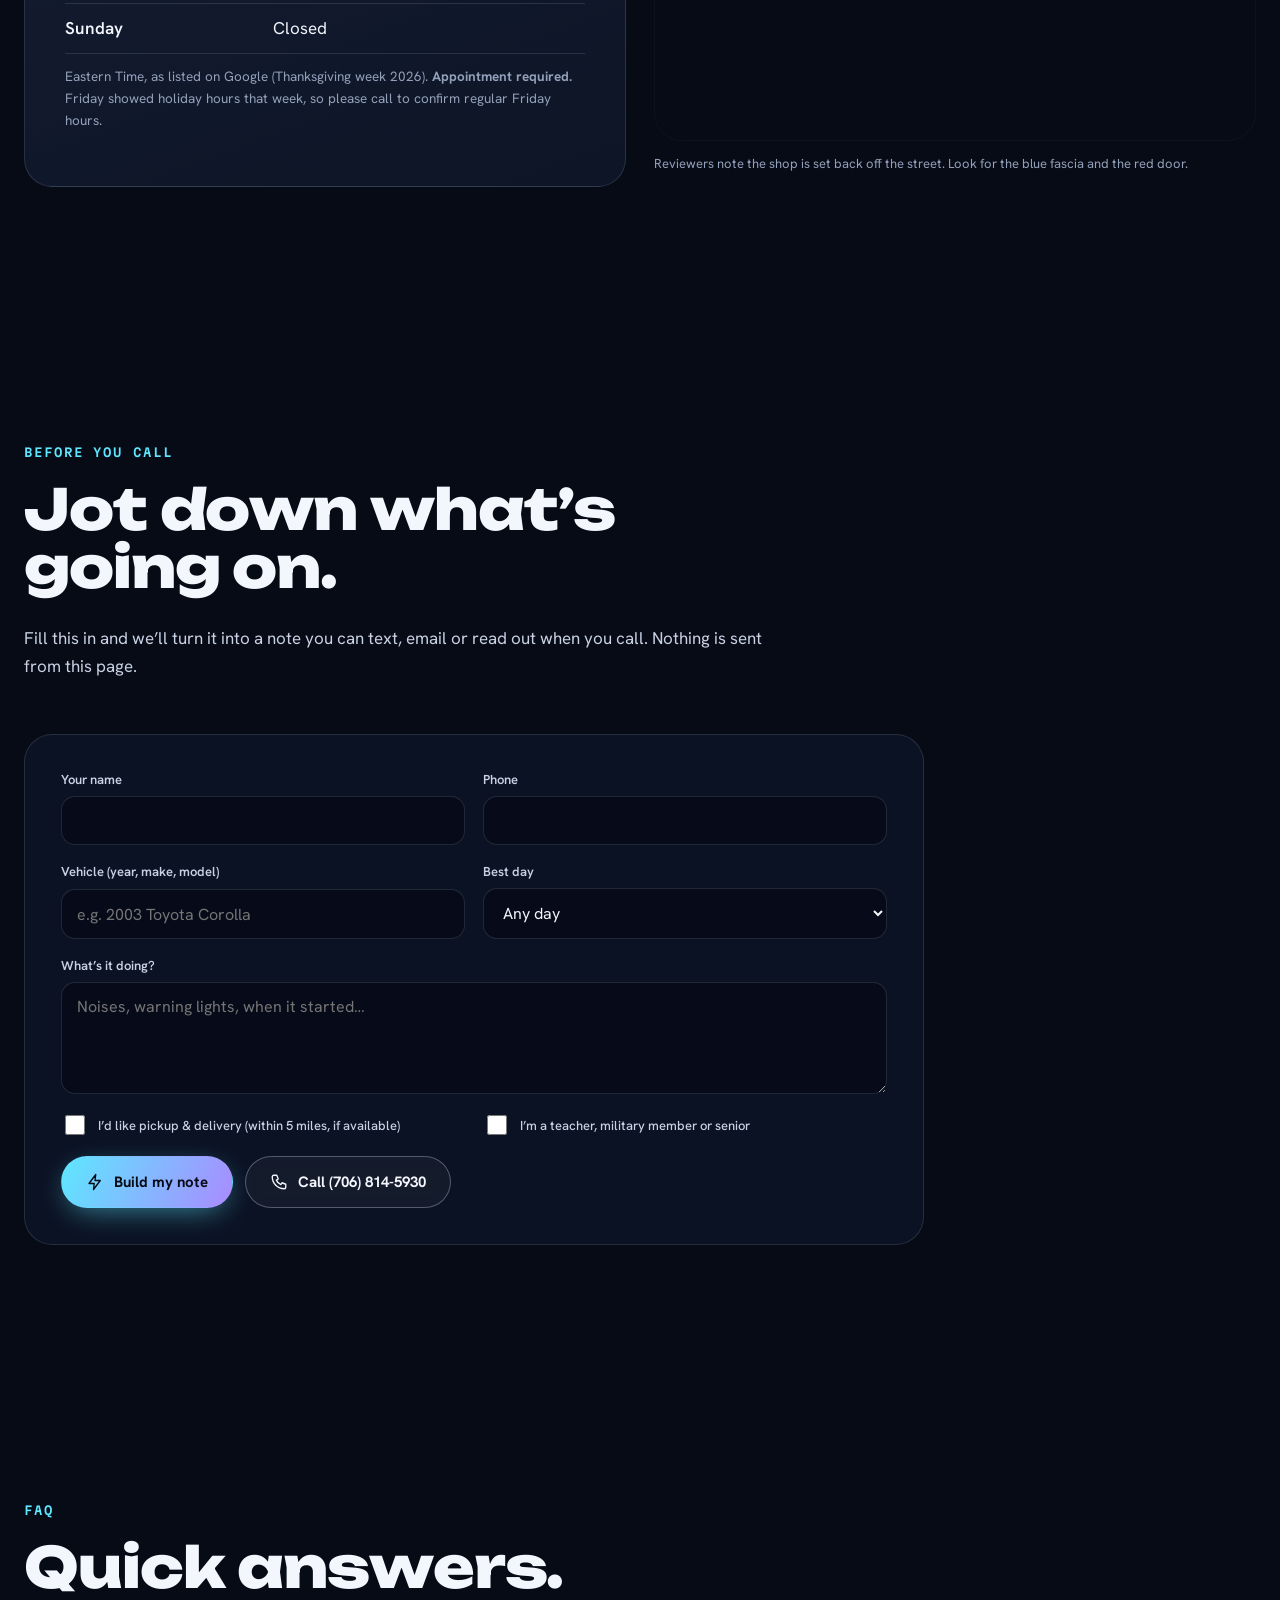
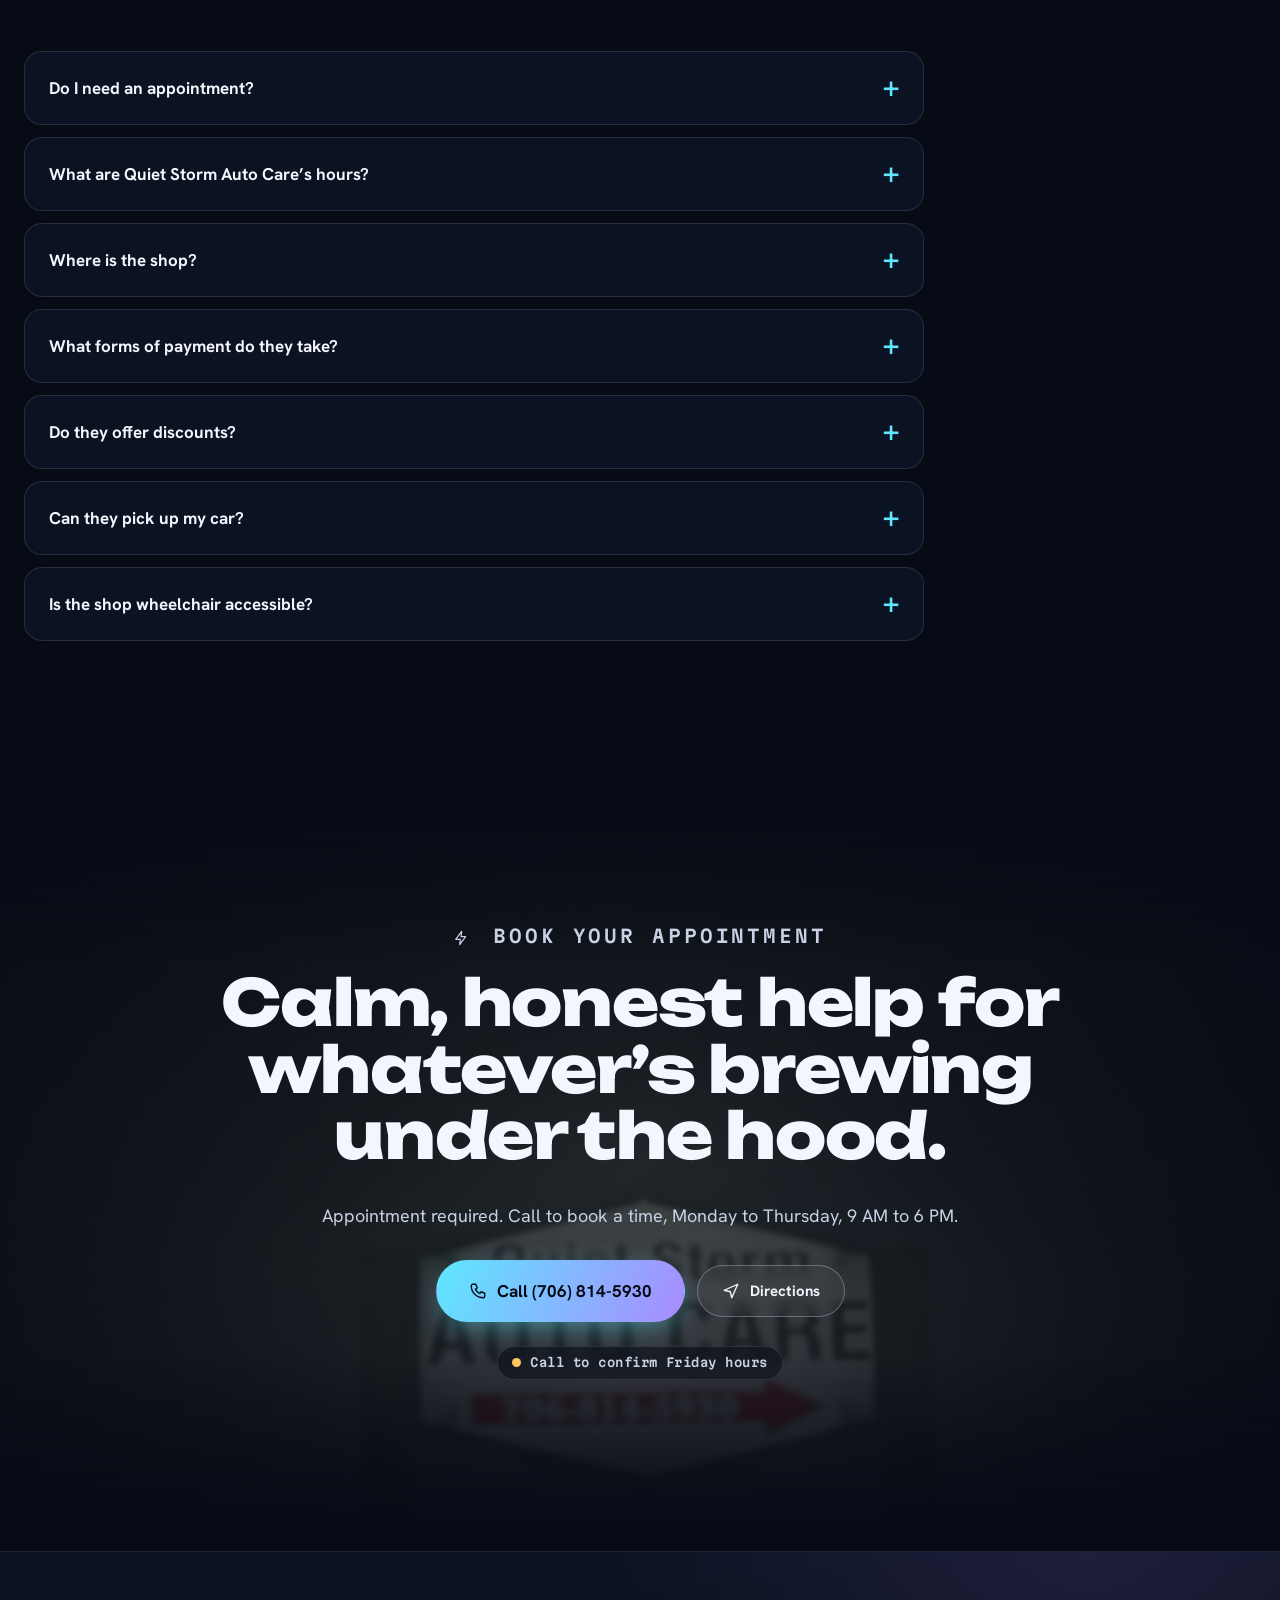
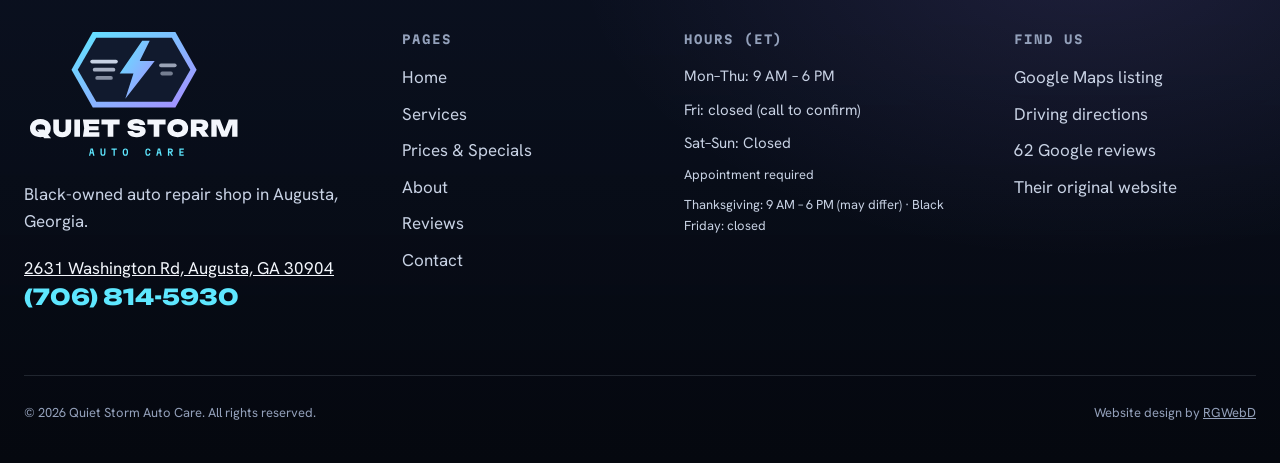
<file: contact.html>
<!doctype html><html lang="en"><head><meta charset="utf-8"><meta name="viewport" content="width=device-width,initial-scale=1,viewport-fit=cover">
<title>Contact, Hours &amp; Map · Quiet Storm Auto Care, Augusta GA</title><meta name="description" content="Call Quiet Storm Auto Care at (706) 814-5930. 2631 Washington Rd, Augusta, GA 30904. Mon–Thu 9 AM–6 PM, appointment required. Map, hours and FAQ."><link rel="canonical" href="https://rgwebd.github.io/quietstormautocare/contact.html"><meta name="robots" content="index,follow">
<meta name="theme-color" content="#070B16"><meta property="og:type" content="website"><meta property="og:site_name" content="Quiet Storm Auto Care"><meta property="og:title" content="Contact, Hours &amp; Map · Quiet Storm Auto Care, Augusta GA"><meta property="og:description" content="Call Quiet Storm Auto Care at (706) 814-5930. 2631 Washington Rd, Augusta, GA 30904. Mon–Thu 9 AM–6 PM, appointment required. Map, hours and FAQ."><meta property="og:url" content="https://rgwebd.github.io/quietstormautocare/contact.html"><meta property="og:image" content="https://rgwebd.github.io/quietstormautocare/assets/og-image.jpg"><meta property="og:image:width" content="1200"><meta property="og:image:height" content="630">
<meta name="twitter:card" content="summary_large_image"><meta name="twitter:title" content="Contact, Hours &amp; Map · Quiet Storm Auto Care, Augusta GA"><meta name="twitter:description" content="Call Quiet Storm Auto Care at (706) 814-5930. 2631 Washington Rd, Augusta, GA 30904. Mon–Thu 9 AM–6 PM, appointment required. Map, hours and FAQ."><meta name="twitter:image" content="https://rgwebd.github.io/quietstormautocare/assets/og-image.jpg">
<link rel="icon" href="favicon.ico" sizes="any"><link rel="icon" href="assets/qs-favicon.svg" type="image/svg+xml"><link rel="apple-touch-icon" href="apple-touch-icon.png"><link rel="manifest" href="assets/site.webmanifest">
<link rel="preload" href="assets/fonts/unbounded.woff2" as="font" type="font/woff2" crossorigin><link rel="preload" href="assets/fonts/hanken.woff2" as="font" type="font/woff2" crossorigin>
<link rel="stylesheet" href="assets/styles.css"><script type="application/ld+json">{"@context": "https://schema.org", "@type": "AutoRepair", "@id": "https://rgwebd.github.io/quietstormautocare/#business", "name": "Quiet Storm Auto Care", "url": "https://rgwebd.github.io/quietstormautocare/", "telephone": "+1-706-814-5930", "image": ["https://rgwebd.github.io/quietstormautocare/assets/img/g01-1600.webp", "https://rgwebd.github.io/quietstormautocare/assets/img/g02-1600.webp"], "logo": "https://rgwebd.github.io/quietstormautocare/assets/favicon-512.png", "address": {"@type": "PostalAddress", "streetAddress": "2631 Washington Rd", "addressLocality": "Augusta", "addressRegion": "GA", "postalCode": "30904", "addressCountry": "US"}, "geo": {"@type": "GeoCoordinates", "latitude": 33.507883, "longitude": -82.0210233}, "hasMap": "https://www.google.com/maps/place/Quiet+Storm+Auto+Care/@33.507883,-82.0235982,17z/data=!3m1!4b1!4m6!3m5!1s0x88f9ce459afcd905:0xd98d9d6b90d55803!8m2!3d33.507883!4d-82.0210233!16s%2Fg%2F1tkb5z5v", "sameAs": ["https://www.google.com/maps/place/Quiet+Storm+Auto+Care/@33.507883,-82.0235982,17z/data=!3m1!4b1!4m6!3m5!1s0x88f9ce459afcd905:0xd98d9d6b90d55803!8m2!3d33.507883!4d-82.0210233!16s%2Fg%2F1tkb5z5v", "https://quietstormautocare.yolasite.com/"], "openingHoursSpecification": [{"@type": "OpeningHoursSpecification", "dayOfWeek": ["Monday", "Tuesday", "Wednesday", "Thursday"], "opens": "09:00", "closes": "18:00"}, {"@type": "OpeningHoursSpecification", "dayOfWeek": ["Saturday", "Sunday"], "opens": "00:00", "closes": "00:00"}], "specialOpeningHoursSpecification": [{"@type": "OpeningHoursSpecification", "validFrom": "2026-11-26", "validThrough": "2026-11-26", "opens": "09:00", "closes": "18:00"}, {"@type": "OpeningHoursSpecification", "validFrom": "2026-11-27", "validThrough": "2026-11-27", "opens": "00:00", "closes": "00:00"}], "paymentAccepted": "Credit card, Debit card, NFC mobile payments", "amenityFeature": [{"@type": "LocationFeatureSpecification", "name": "Wheelchair-accessible entrance", "value": true}, {"@type": "LocationFeatureSpecification", "name": "Wheelchair-accessible parking lot", "value": true}, {"@type": "LocationFeatureSpecification", "name": "Restroom", "value": true}, {"@type": "LocationFeatureSpecification", "name": "Gender-neutral restroom", "value": true}, {"@type": "LocationFeatureSpecification", "name": "Black-owned business", "value": true}, {"@type": "LocationFeatureSpecification", "name": "Appointment required", "value": true}], "aggregateRating": {"@type": "AggregateRating", "ratingValue": "4.9", "reviewCount": 62, "bestRating": "5", "worstRating": "1"}, "makesOffer": [{"@type": "Offer", "itemOffered": {"@type": "Service", "name": "Mechanical auto repair"}}, {"@type": "Offer", "itemOffered": {"@type": "Service", "name": "Diagnostics"}}, {"@type": "Offer", "itemOffered": {"@type": "Service", "name": "Oil change"}}, {"@type": "Offer", "itemOffered": {"@type": "Service", "name": "Routine maintenance"}}, {"@type": "Offer", "itemOffered": {"@type": "Service", "name": "Alternator replacement"}}]}</script><script type="application/ld+json">{"@context": "https://schema.org", "@type": "BreadcrumbList", "itemListElement": [{"@type": "ListItem", "position": 1, "name": "Home", "item": "https://rgwebd.github.io/quietstormautocare/"}, {"@type": "ListItem", "position": 2, "name": "Contact", "item": "https://rgwebd.github.io/quietstormautocare/contact.html"}]}</script><script type="application/ld+json">{"@context": "https://schema.org", "@type": "FAQPage", "mainEntity": [{"@type": "Question", "name": "Do I need an appointment?", "acceptedAnswer": {"@type": "Answer", "text": "Yes. Their Google listing says an appointment is required, so call (706) 814-5930 first."}}, {"@type": "Question", "name": "What are Quiet Storm Auto Care’s hours?", "acceptedAnswer": {"@type": "Answer", "text": "Monday to Thursday, 9 AM to 6 PM Eastern, as listed on Google. Friday, Saturday and Sunday are shown as closed; please call to confirm Friday hours."}}, {"@type": "Question", "name": "Where is the shop?", "acceptedAnswer": {"@type": "Answer", "text": "2631 Washington Rd, Augusta, GA 30904. One reviewer notes the shop is set back off the street."}}, {"@type": "Question", "name": "What forms of payment do they take?", "acceptedAnswer": {"@type": "Answer", "text": "Credit cards, debit cards and NFC mobile payments (tap to pay), per their Google listing."}}, {"@type": "Question", "name": "Do they offer discounts?", "acceptedAnswer": {"@type": "Answer", "text": "Their original website lists teacher, military and senior-citizen discounts, plus a Ladies’ Day discount. Call to confirm current offers."}}, {"@type": "Question", "name": "Can they pick up my car?", "acceptedAnswer": {"@type": "Answer", "text": "Their original website lists a pickup and delivery policy, if requested and only within a 5-mile radius. Call to arrange."}}, {"@type": "Question", "name": "Is the shop wheelchair accessible?", "acceptedAnswer": {"@type": "Answer", "text": "Yes. Google lists a wheelchair-accessible entrance and parking lot."}}]}</script></head><body class="">
<a class="skip" href="#main">Skip to content</a><div class="charge" aria-hidden="true"><i></i></div>
<header class="hdr"><div class="wrap"><a class="brand" href="index.html" aria-label="Quiet Storm Auto Care home"><img src="assets/qs-horizontal-dark-bg.svg" width="608" height="116" alt="Quiet Storm Auto Care"></a>
<nav class="nav" aria-label="Main"><a href="index.html">Home</a><a href="services.html">Services</a><a href="prices.html">Prices &amp; Specials</a><a href="about.html">About</a><a href="reviews.html">Reviews</a><a href="contact.html" aria-current="page">Contact</a></nav><div class="hdr-cta"><span class="status" data-status><i></i><span>Mon–Thu 9 AM–6 PM ET · by appointment</span></span><a class="btn sm mag call" href="tel:+17068145930"><svg viewBox="0 0 24 24" fill="none" stroke="currentColor" stroke-width="1.8" stroke-linecap="round" stroke-linejoin="round" aria-hidden="true"><path d="M5 3h4l2 5-2.5 1.5a11 11 0 0 0 6 6L16 13l5 2v4a2 2 0 0 1-2 2A16 16 0 0 1 3 5a2 2 0 0 1 2-2z"/></svg><span class="lbl">(706) 814-5930</span></a></div>
<button class="burger" type="button" aria-expanded="false" aria-controls="mnav" aria-label="Open menu"><span></span><span></span></button></div></header>
<nav class="mnav" id="mnav" aria-label="Mobile" aria-hidden="true"><div class="mnav-links"><a href="index.html">Home</a><a href="services.html">Services</a><a href="prices.html">Prices &amp; Specials</a><a href="about.html">About</a><a href="reviews.html">Reviews</a><a href="contact.html" aria-current="page">Contact</a></div><div class="ctas"><a class="btn mag call " href="tel:+17068145930"><svg viewBox="0 0 24 24" fill="none" stroke="currentColor" stroke-width="1.8" stroke-linecap="round" stroke-linejoin="round" aria-hidden="true"><path d="M5 3h4l2 5-2.5 1.5a11 11 0 0 0 6 6L16 13l5 2v4a2 2 0 0 1-2 2A16 16 0 0 1 3 5a2 2 0 0 1 2-2z"/></svg><span class="lbl">Call (706) 814-5930</span></a><a class="btn mag ghost" href="https://www.google.com/maps/dir/?api=1&destination=Quiet+Storm+Auto+Care%2C+2631+Washington+Rd%2C+Augusta%2C+GA+30904" target="_blank" rel="noopener"><svg viewBox="0 0 24 24" fill="none" stroke="currentColor" stroke-width="1.8" stroke-linecap="round" stroke-linejoin="round" aria-hidden="true"><path d="M3 11l18-8-8 18-2-8z"/></svg><span class="lbl">Directions</span></a></div><p><span class="status" data-status><i></i><span>Mon–Thu 9 AM–6 PM ET · by appointment</span></span></p></nav><main id="main"><section class="phero"><div class="phero-bg"><img src="assets/img/g01-1600.webp" srcset="assets/img/g01-800.webp 800w, assets/img/g01-1600.webp 1600w" sizes="100vw" width="1600" height="1200" alt="Quiet Storm Auto Care storefront at 2631 Washington Rd on a rainy day: blue fascia, hexagon sign, blue awning, red door and open service bays" fetchpriority="high" decoding="async"></div><canvas class="rain" aria-hidden="true"></canvas><div class="flash" aria-hidden="true"></div>
<div class="wrap phero-in"><nav class="crumbs" aria-label="Breadcrumb"><a href="index.html">Home</a><span aria-hidden="true">/</span><span aria-current="page">Contact</span></nav><p class="kicker">Contact</p><h1 class="split-h">Call before the storm.</h1><p class="lead">Appointment required. Call, get directions, or put together a note about your car before you call.</p><div class="ctas"><a class="btn mag call " href="tel:+17068145930"><svg viewBox="0 0 24 24" fill="none" stroke="currentColor" stroke-width="1.8" stroke-linecap="round" stroke-linejoin="round" aria-hidden="true"><path d="M5 3h4l2 5-2.5 1.5a11 11 0 0 0 6 6L16 13l5 2v4a2 2 0 0 1-2 2A16 16 0 0 1 3 5a2 2 0 0 1 2-2z"/></svg><span class="lbl">Call (706) 814-5930</span></a><a class="btn mag ghost" href="https://www.google.com/maps/dir/?api=1&destination=Quiet+Storm+Auto+Care%2C+2631+Washington+Rd%2C+Augusta%2C+GA+30904" target="_blank" rel="noopener"><svg viewBox="0 0 24 24" fill="none" stroke="currentColor" stroke-width="1.8" stroke-linecap="round" stroke-linejoin="round" aria-hidden="true"><path d="M3 11l18-8-8 18-2-8z"/></svg><span class="lbl">Directions</span></a></div></div></section>
<section class="sec"><div class="wrap ct-grid"><div class="ct-card" data-r><h2>Quiet Storm Auto Care</h2><p class="big-phone"><a href="tel:+17068145930">(706) 814-5930</a></p><p><span class="status" data-status><i></i><span>Mon–Thu 9 AM–6 PM ET · by appointment</span></span></p>
<address><a href="https://www.google.com/maps/dir/?api=1&destination=Quiet+Storm+Auto+Care%2C+2631+Washington+Rd%2C+Augusta%2C+GA+30904" target="_blank" rel="noopener"><svg viewBox="0 0 24 24" fill="none" stroke="currentColor" stroke-width="1.8" stroke-linecap="round" stroke-linejoin="round" aria-hidden="true"><path d="M12 21s7-6.2 7-12a7 7 0 0 0-14 0c0 5.8 7 12 7 12z"/><circle cx="12" cy="9" r="2.5"/></svg><span>2631 Washington Rd, Augusta, GA 30904</span></a></address>
<p class="ct-mail"><svg viewBox="0 0 24 24" fill="none" stroke="currentColor" stroke-width="1.8" stroke-linecap="round" stroke-linejoin="round" aria-hidden="true"><rect x="3" y="5" width="18" height="14" rx="2"/><path d="M3 7l9 6 9-6"/></svg><a href="mailto:quietstormauto@yahoo.com">quietstormauto@yahoo.com</a> <small>(email from their original site; please call to confirm)</small></p>
<div class="ctas"><a class="btn mag call " href="tel:+17068145930"><svg viewBox="0 0 24 24" fill="none" stroke="currentColor" stroke-width="1.8" stroke-linecap="round" stroke-linejoin="round" aria-hidden="true"><path d="M5 3h4l2 5-2.5 1.5a11 11 0 0 0 6 6L16 13l5 2v4a2 2 0 0 1-2 2A16 16 0 0 1 3 5a2 2 0 0 1 2-2z"/></svg><span class="lbl">Call (706) 814-5930</span></a><a class="btn mag ghost" href="https://www.google.com/maps/dir/?api=1&destination=Quiet+Storm+Auto+Care%2C+2631+Washington+Rd%2C+Augusta%2C+GA+30904" target="_blank" rel="noopener"><svg viewBox="0 0 24 24" fill="none" stroke="currentColor" stroke-width="1.8" stroke-linecap="round" stroke-linejoin="round" aria-hidden="true"><path d="M3 11l18-8-8 18-2-8z"/></svg><span class="lbl">Directions</span></a></div><h3>Hours (Eastern)</h3><table class="hours"><caption class="sr">Business hours, Eastern Time</caption><tbody><tr data-d="1"><th scope="row">Monday</th><td>9 AM – 6 PM</td></tr><tr data-d="2"><th scope="row">Tuesday</th><td>9 AM – 6 PM</td></tr><tr data-d="3"><th scope="row">Wednesday</th><td>9 AM – 6 PM</td></tr><tr data-d="4"><th scope="row">Thursday</th><td>9 AM – 6 PM<small>Thanksgiving (Nov 26): 9 AM – 6 PM, Google notes hours might differ</small></td></tr><tr data-d="5"><th scope="row">Friday</th><td>Closed<small>Black Friday (Nov 27): closed. Regular Friday hours were hidden by the holiday, so call to confirm</small></td></tr><tr data-d="6"><th scope="row">Saturday</th><td>Closed</td></tr><tr data-d="0"><th scope="row">Sunday</th><td>Closed</td></tr></tbody></table><p class="note">Eastern Time, as listed on Google (Thanksgiving week 2026). <strong>Appointment required.</strong> Friday showed holiday hours that week, so please call to confirm regular Friday hours.</p></div>
<div class="ct-map" data-r><iframe title="Map to Quiet Storm Auto Care, 2631 Washington Rd, Augusta, GA" src="https://www.google.com/maps?q=Quiet+Storm+Auto+Care,+2631+Washington+Rd,+Augusta,+GA+30904&z=16&output=embed" loading="lazy" referrerpolicy="no-referrer-when-downgrade"></iframe><p class="fine">Reviewers note the shop is set back off the street. Look for the blue fascia and the red door.</p></div></div></section>
<section class="sec"><div class="wrap planner-wrap"><div class="sec-h" data-r><p class="kicker">Before you call</p><h2 class="split-h">Jot down what’s going on.</h2><p>Fill this in and we’ll turn it into a note you can text, email or read out when you call. Nothing is sent from this page.</p></div>
<form class="planner" data-r><div class="fg"><label>Your name<input name="name" autocomplete="name"></label><label>Phone<input name="phone" type="tel" autocomplete="tel"></label></div>
<div class="fg"><label>Vehicle (year, make, model)<input name="veh" placeholder="e.g. 2003 Toyota Corolla"></label><label>Best day<select name="day"><option value="">Any day</option><option>Monday</option><option>Tuesday</option><option>Wednesday</option><option>Thursday</option></select></label></div>
<label>What’s it doing?<textarea name="what" rows="4" placeholder="Noises, warning lights, when it started…"></textarea></label>
<div class="fg"><label class="cb"><input type="checkbox" name="pickup"> I’d like pickup &amp; delivery (within 5 miles, if available)</label><label class="cb"><input type="checkbox" name="disc"> I’m a teacher, military member or senior</label></div>
<div class="ctas"><button class="btn mag call" type="submit"><svg viewBox="0 0 24 24" fill="none" stroke="currentColor" stroke-width="1.8" stroke-linecap="round" stroke-linejoin="round" aria-hidden="true"><path d="M13 2L4 14h7l-1 8 9-12h-7z"/></svg><span class="lbl">Build my note</span></button><a class="btn mag call ghost" href="tel:+17068145930"><svg viewBox="0 0 24 24" fill="none" stroke="currentColor" stroke-width="1.8" stroke-linecap="round" stroke-linejoin="round" aria-hidden="true"><path d="M5 3h4l2 5-2.5 1.5a11 11 0 0 0 6 6L16 13l5 2v4a2 2 0 0 1-2 2A16 16 0 0 1 3 5a2 2 0 0 1 2-2z"/></svg><span class="lbl">Call (706) 814-5930</span></a></div>
<div class="out" hidden><pre></pre><div class="ctas"><a class="btn sm mag smsb" href="sms:+17068145930"><svg viewBox="0 0 24 24" fill="none" stroke="currentColor" stroke-width="1.8" stroke-linecap="round" stroke-linejoin="round" aria-hidden="true"><path d="M4 5h16v11H9l-5 4z"/><path d="M8 9.5h8M8 12.5h5"/></svg><span class="lbl">Text it</span></a><a class="btn sm mag ghost mailb" href="mailto:quietstormauto@yahoo.com"><svg viewBox="0 0 24 24" fill="none" stroke="currentColor" stroke-width="1.8" stroke-linecap="round" stroke-linejoin="round" aria-hidden="true"><rect x="3" y="5" width="18" height="14" rx="2"/><path d="M3 7l9 6 9-6"/></svg><span class="lbl">Email it</span></a><button class="btn sm ghost copy" type="button"><svg viewBox="0 0 24 24" fill="none" stroke="currentColor" stroke-width="1.8" stroke-linecap="round" stroke-linejoin="round" aria-hidden="true"><rect x="8" y="8" width="12" height="12" rx="2"/><path d="M16 8V5a1 1 0 0 0-1-1H5a1 1 0 0 0-1 1v10a1 1 0 0 0 1 1h3"/></svg><span class="lbl">Copy</span></button></div><p class="fine">Whether the shop line accepts texts, and whether the old email is still checked, is unconfirmed. Calling is the surest way.</p></div></form></div></section>
<section class="sec faq"><div class="wrap"><div class="sec-h" data-r><p class="kicker">FAQ</p><h2 class="split-h">Quick answers.</h2></div><div class="faq-list"><details data-r><summary>Do I need an appointment?<span aria-hidden="true">+</span></summary><p>Yes. Their Google listing says an appointment is required, so call (706) 814-5930 first.</p></details><details data-r><summary>What are Quiet Storm Auto Care’s hours?<span aria-hidden="true">+</span></summary><p>Monday to Thursday, 9 AM to 6 PM Eastern, as listed on Google. Friday, Saturday and Sunday are shown as closed; please call to confirm Friday hours.</p></details><details data-r><summary>Where is the shop?<span aria-hidden="true">+</span></summary><p>2631 Washington Rd, Augusta, GA 30904. One reviewer notes the shop is set back off the street.</p></details><details data-r><summary>What forms of payment do they take?<span aria-hidden="true">+</span></summary><p>Credit cards, debit cards and NFC mobile payments (tap to pay), per their Google listing.</p></details><details data-r><summary>Do they offer discounts?<span aria-hidden="true">+</span></summary><p>Their original website lists teacher, military and senior-citizen discounts, plus a Ladies’ Day discount. Call to confirm current offers.</p></details><details data-r><summary>Can they pick up my car?<span aria-hidden="true">+</span></summary><p>Their original website lists a pickup and delivery policy, if requested and only within a 5-mile radius. Call to arrange.</p></details><details data-r><summary>Is the shop wheelchair accessible?<span aria-hidden="true">+</span></summary><p>Yes. Google lists a wheelchair-accessible entrance and parking lot.</p></details></div></div></section>
<section class="cta-band"><div class="cta-bg"><img src="assets/img/g09-1600.webp" srcset="assets/img/g09-800.webp 800w, assets/img/g09-1600.webp 1300w" sizes="100vw" width="1300" height="850" alt="The lit Quiet Storm Auto Care street sign glowing against a stormy night sky" loading="lazy" decoding="async"></div><canvas class="rain" aria-hidden="true"></canvas><div class="flash" aria-hidden="true"></div><div class="wrap cta-in" data-r>
<p class="kicker"><svg viewBox="0 0 24 24" fill="none" stroke="currentColor" stroke-width="1.8" stroke-linecap="round" stroke-linejoin="round" aria-hidden="true"><path d="M13 2L4 14h7l-1 8 9-12h-7z"/></svg> Book your appointment</p><h2>Calm, honest help for whatever’s brewing under the hood.</h2><p>Appointment required. Call to book a time, Monday to Thursday, 9 AM to 6 PM.</p><div class="ctas"><a class="btn mag call xl" href="tel:+17068145930"><svg viewBox="0 0 24 24" fill="none" stroke="currentColor" stroke-width="1.8" stroke-linecap="round" stroke-linejoin="round" aria-hidden="true"><path d="M5 3h4l2 5-2.5 1.5a11 11 0 0 0 6 6L16 13l5 2v4a2 2 0 0 1-2 2A16 16 0 0 1 3 5a2 2 0 0 1 2-2z"/></svg><span class="lbl">Call (706) 814-5930</span></a><a class="btn mag ghost" href="https://www.google.com/maps/dir/?api=1&destination=Quiet+Storm+Auto+Care%2C+2631+Washington+Rd%2C+Augusta%2C+GA+30904" target="_blank" rel="noopener"><svg viewBox="0 0 24 24" fill="none" stroke="currentColor" stroke-width="1.8" stroke-linecap="round" stroke-linejoin="round" aria-hidden="true"><path d="M3 11l18-8-8 18-2-8z"/></svg><span class="lbl">Directions</span></a></div><p class="cta-status"><span class="status" data-status><i></i><span>Mon–Thu 9 AM–6 PM ET · by appointment</span></span></p></div></section></main><footer class="ftr"><div class="ftr-sky" aria-hidden="true"></div><div class="wrap"><div class="fgrid">
<div class="fbrand"><img src="assets/qs-stacked-dark-bg.svg" width="300" height="250" alt="Quiet Storm Auto Care" loading="lazy"><p>Black-owned auto repair shop in Augusta, Georgia.</p>
<address><a href="https://www.google.com/maps/dir/?api=1&destination=Quiet+Storm+Auto+Care%2C+2631+Washington+Rd%2C+Augusta%2C+GA+30904" target="_blank" rel="noopener">2631 Washington Rd, Augusta, GA 30904</a><br><a class="fphone" href="tel:+17068145930">(706) 814-5930</a></address></div>
<div><h2 class="fh">Pages</h2><ul><li><a href="index.html">Home</a></li><li><a href="services.html">Services</a></li><li><a href="prices.html">Prices &amp; Specials</a></li><li><a href="about.html">About</a></li><li><a href="reviews.html">Reviews</a></li><li><a href="contact.html">Contact</a></li></ul></div>
<div><h2 class="fh">Hours (ET)</h2><ul class="fhours"><li>Mon–Thu: 9 AM – 6 PM</li><li>Fri: closed (call to confirm)</li><li>Sat–Sun: Closed</li><li class="muted">Appointment required</li><li class="muted">Thanksgiving: 9 AM – 6 PM (may differ) · Black Friday: closed</li></ul></div>
<div><h2 class="fh">Find us</h2><ul><li><a href="https://www.google.com/maps/place/Quiet+Storm+Auto+Care/@33.507883,-82.0235982,17z/data=!3m1!4b1!4m6!3m5!1s0x88f9ce459afcd905:0xd98d9d6b90d55803!8m2!3d33.507883!4d-82.0210233!16s%2Fg%2F1tkb5z5v" target="_blank" rel="noopener">Google Maps listing</a></li><li><a href="https://www.google.com/maps/dir/?api=1&destination=Quiet+Storm+Auto+Care%2C+2631+Washington+Rd%2C+Augusta%2C+GA+30904" target="_blank" rel="noopener">Driving directions</a></li><li><a href="reviews.html">62 Google reviews</a></li><li><a href="https://quietstormautocare.yolasite.com/" target="_blank" rel="noopener">Their original website</a></li></ul></div>
</div><div class="fbot"><p>© 2026 Quiet Storm Auto Care. All rights reserved.</p><p>Website design by <a href="https://github.com/RGWebD" target="_blank" rel="noopener">RGWebD</a></p></div></div></footer>
<div class="mbar"><a href="tel:+17068145930" class="mb-call"><svg viewBox="0 0 24 24" fill="none" stroke="currentColor" stroke-width="1.8" stroke-linecap="round" stroke-linejoin="round" aria-hidden="true"><path d="M5 3h4l2 5-2.5 1.5a11 11 0 0 0 6 6L16 13l5 2v4a2 2 0 0 1-2 2A16 16 0 0 1 3 5a2 2 0 0 1 2-2z"/></svg><span>Call now</span></a><a href="https://www.google.com/maps/dir/?api=1&destination=Quiet+Storm+Auto+Care%2C+2631+Washington+Rd%2C+Augusta%2C+GA+30904" target="_blank" rel="noopener"><svg viewBox="0 0 24 24" fill="none" stroke="currentColor" stroke-width="1.8" stroke-linecap="round" stroke-linejoin="round" aria-hidden="true"><path d="M3 11l18-8-8 18-2-8z"/></svg><span>Directions</span></a></div>
<div class="demo" role="note"><span>Design preview by RGWebD</span><button type="button" aria-label="Dismiss preview note"><svg viewBox="0 0 24 24" fill="none" stroke="currentColor" stroke-width="1.8" stroke-linecap="round" stroke-linejoin="round" aria-hidden="true"><path d="M6 6l12 12M18 6L6 18"/></svg></button></div><script src="assets/script.js" defer></script></body></html>
</file>
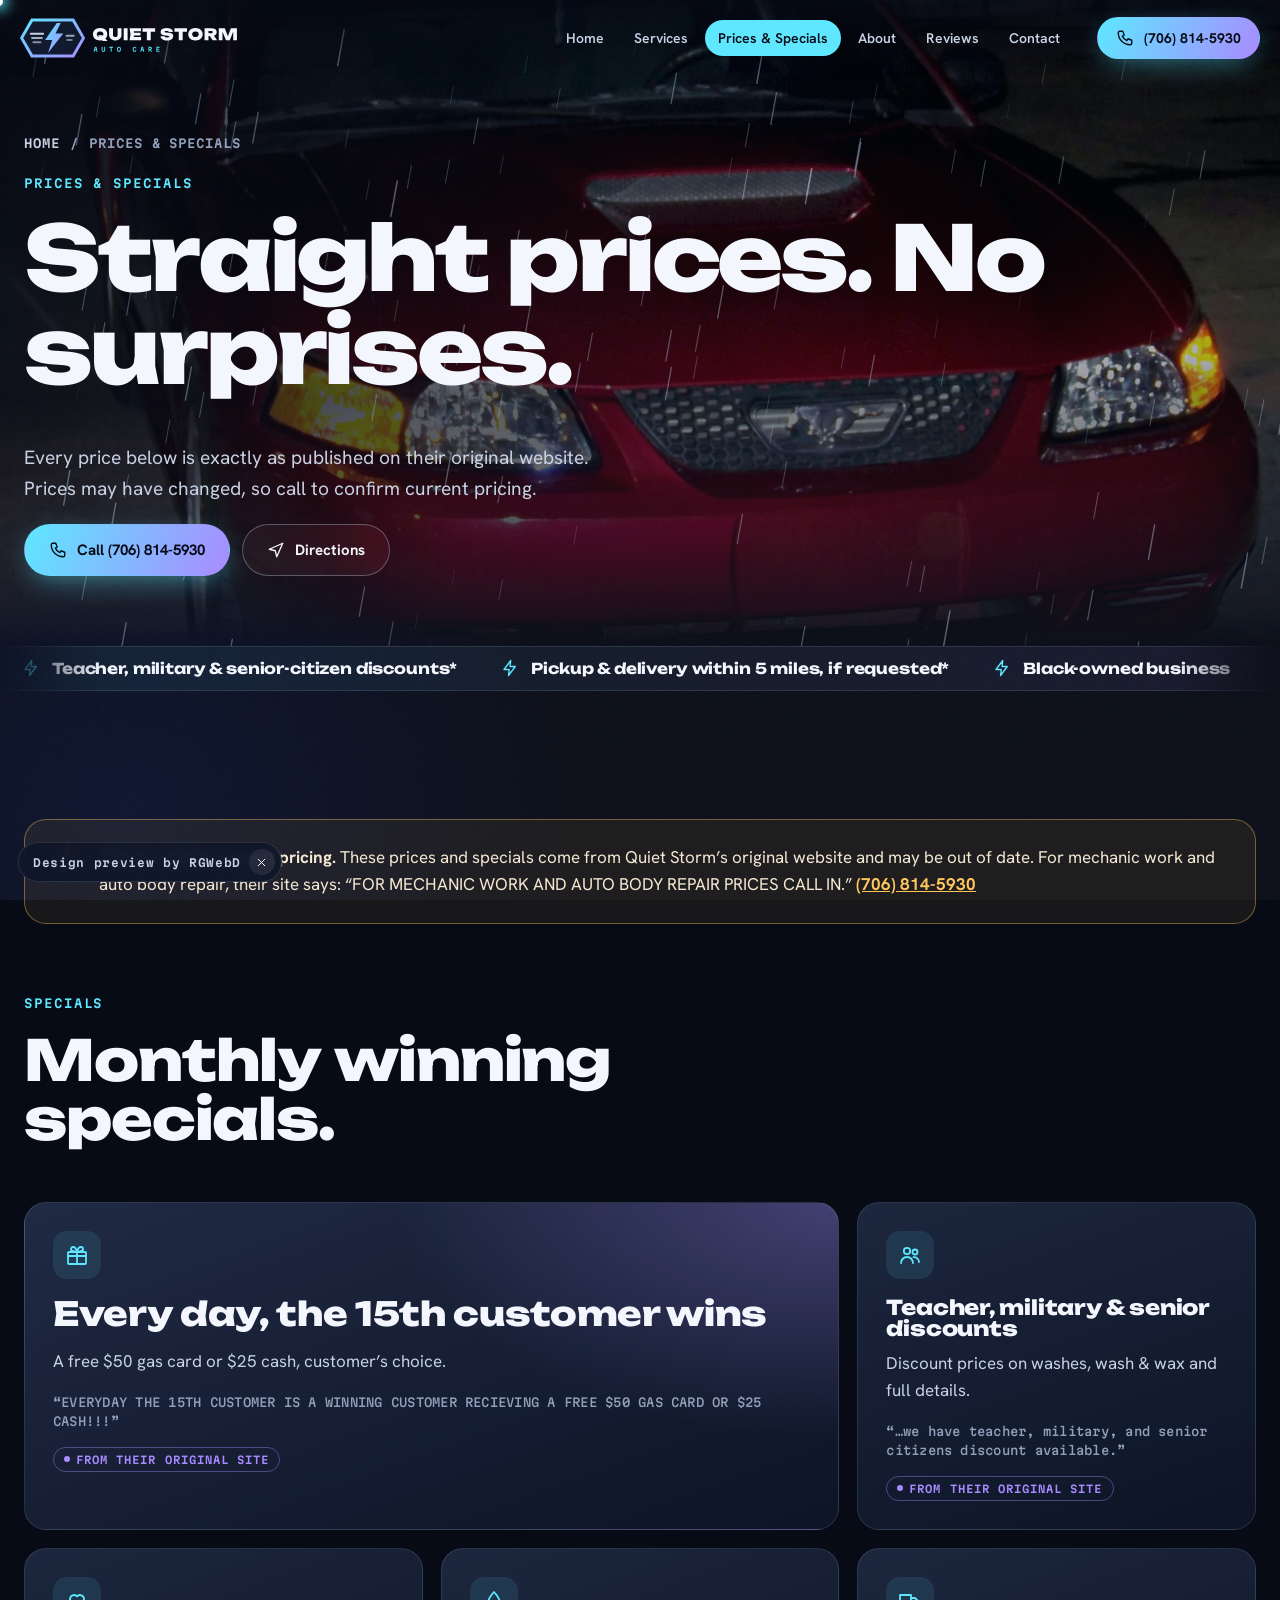
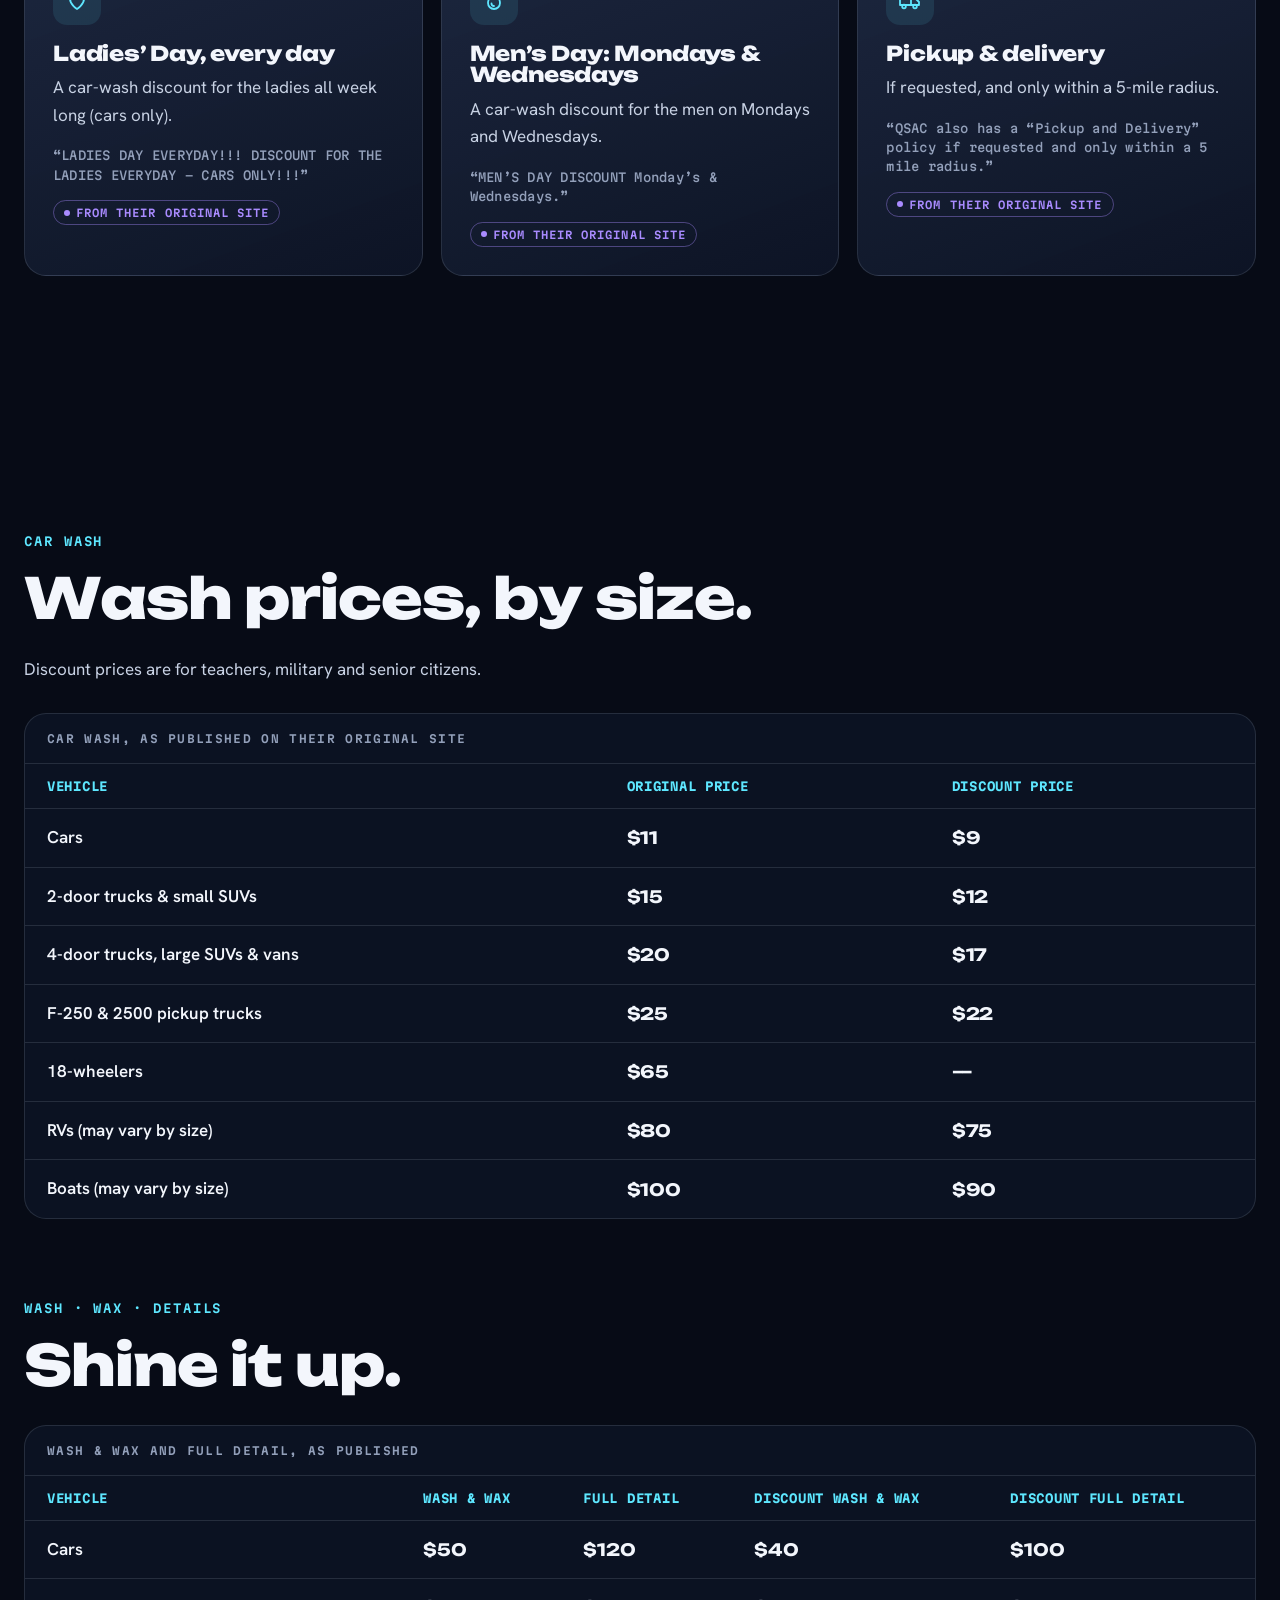
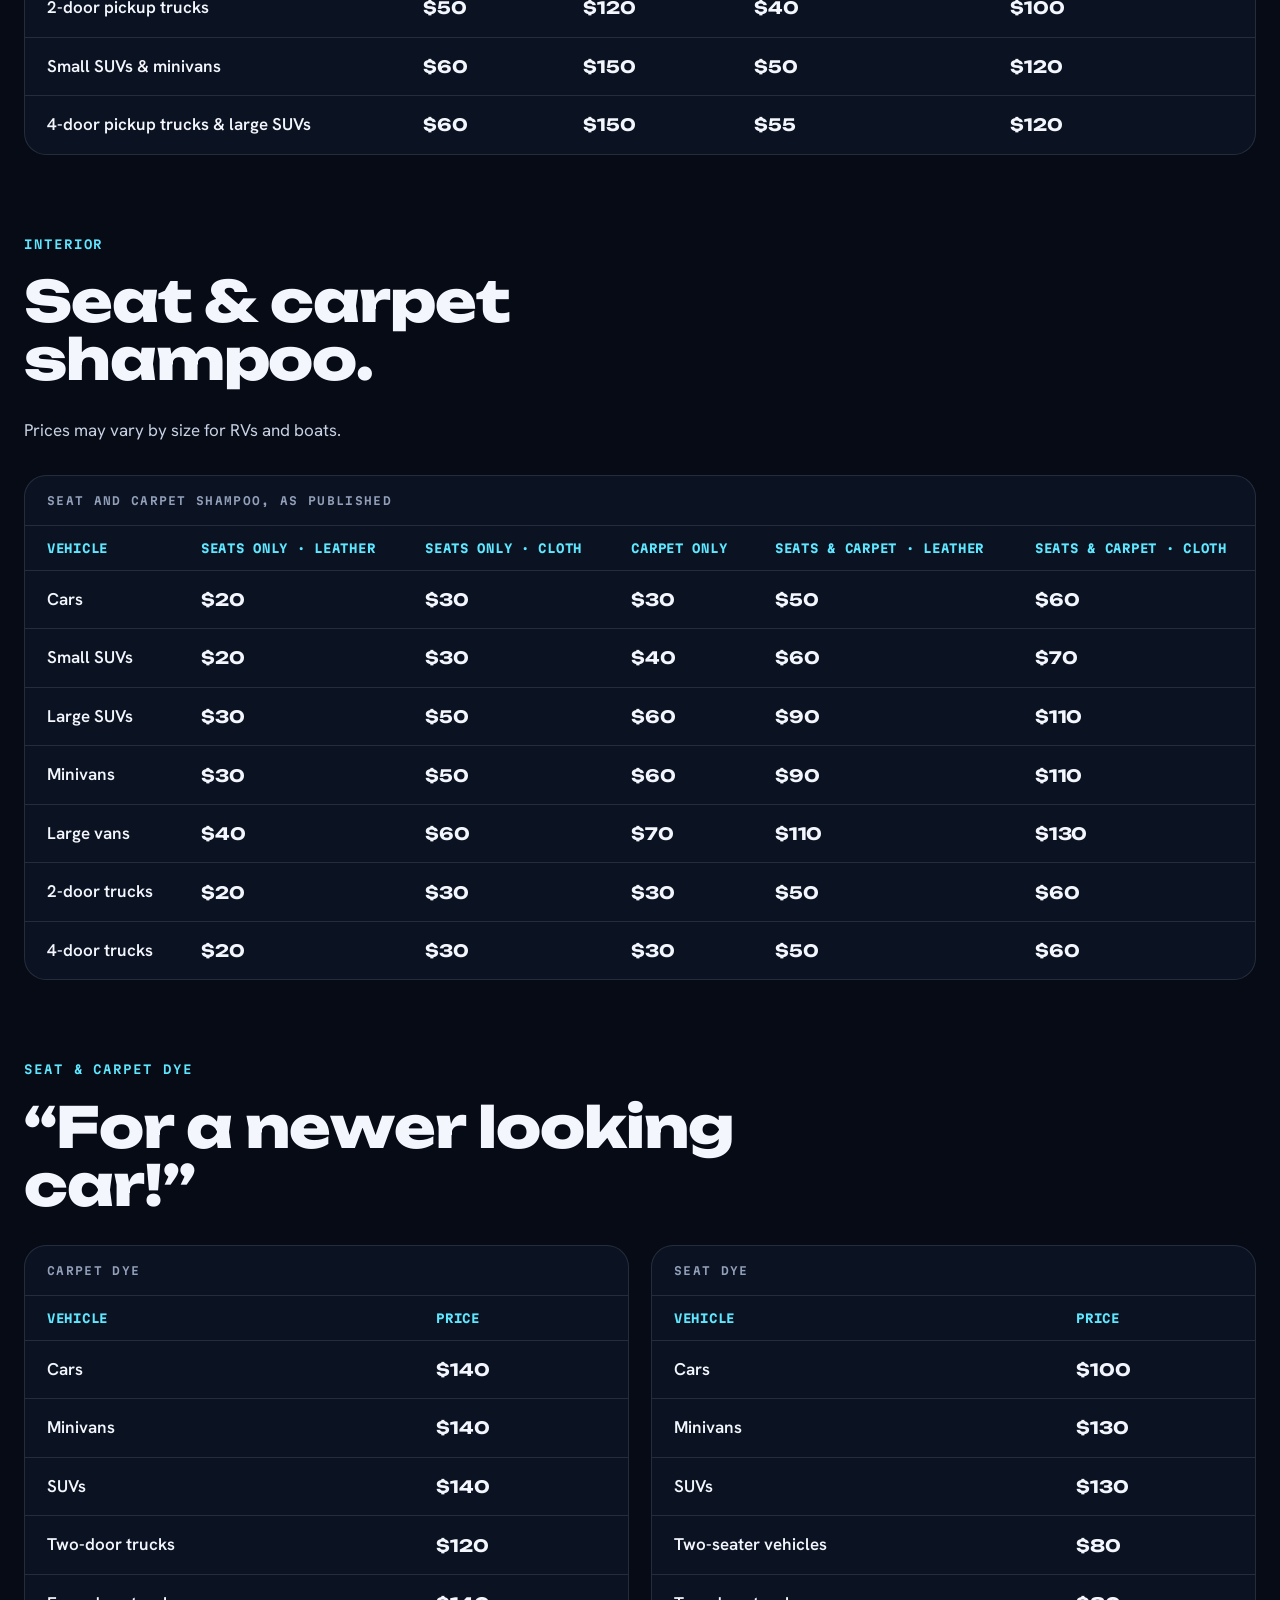
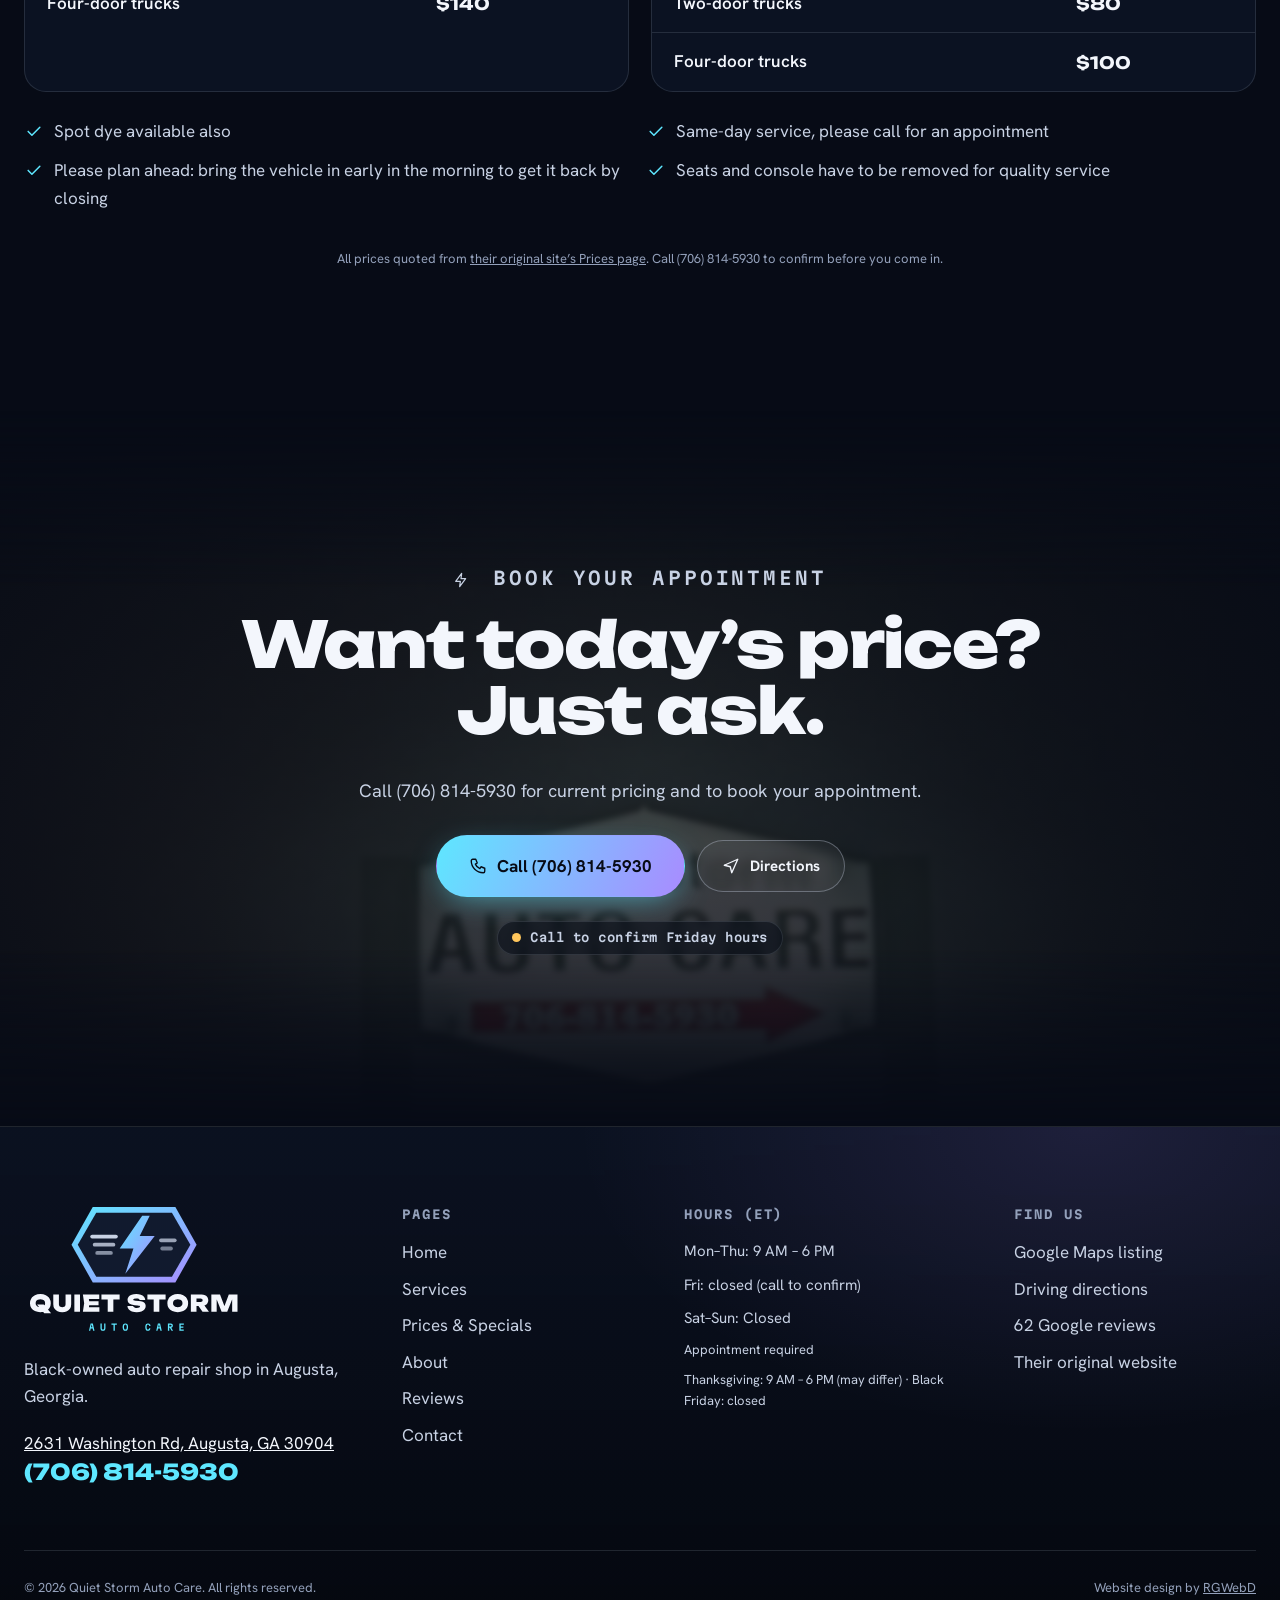
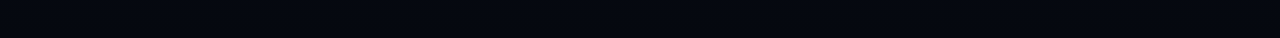
<file: prices.html>
<!doctype html><html lang="en"><head><meta charset="utf-8"><meta name="viewport" content="width=device-width,initial-scale=1,viewport-fit=cover">
<title>Prices &amp; Specials · Quiet Storm Auto Care, Augusta GA</title><meta name="description" content="Car wash, wash &amp; wax, full detail, seat and carpet shampoo and dye prices as published by Quiet Storm Auto Care, plus teacher, military and senior discounts. Call to confirm current pricing."><link rel="canonical" href="https://rgwebd.github.io/quietstormautocare/prices.html"><meta name="robots" content="index,follow">
<meta name="theme-color" content="#070B16"><meta property="og:type" content="website"><meta property="og:site_name" content="Quiet Storm Auto Care"><meta property="og:title" content="Prices &amp; Specials · Quiet Storm Auto Care, Augusta GA"><meta property="og:description" content="Car wash, wash &amp; wax, full detail, seat and carpet shampoo and dye prices as published by Quiet Storm Auto Care, plus teacher, military and senior discounts. Call to confirm current pricing."><meta property="og:url" content="https://rgwebd.github.io/quietstormautocare/prices.html"><meta property="og:image" content="https://rgwebd.github.io/quietstormautocare/assets/og-image.jpg"><meta property="og:image:width" content="1200"><meta property="og:image:height" content="630">
<meta name="twitter:card" content="summary_large_image"><meta name="twitter:title" content="Prices &amp; Specials · Quiet Storm Auto Care, Augusta GA"><meta name="twitter:description" content="Car wash, wash &amp; wax, full detail, seat and carpet shampoo and dye prices as published by Quiet Storm Auto Care, plus teacher, military and senior discounts. Call to confirm current pricing."><meta name="twitter:image" content="https://rgwebd.github.io/quietstormautocare/assets/og-image.jpg">
<link rel="icon" href="favicon.ico" sizes="any"><link rel="icon" href="assets/qs-favicon.svg" type="image/svg+xml"><link rel="apple-touch-icon" href="apple-touch-icon.png"><link rel="manifest" href="assets/site.webmanifest">
<link rel="preload" href="assets/fonts/unbounded.woff2" as="font" type="font/woff2" crossorigin><link rel="preload" href="assets/fonts/hanken.woff2" as="font" type="font/woff2" crossorigin>
<link rel="stylesheet" href="assets/styles.css"><script type="application/ld+json">{"@context": "https://schema.org", "@type": "AutoRepair", "@id": "https://rgwebd.github.io/quietstormautocare/#business", "name": "Quiet Storm Auto Care", "url": "https://rgwebd.github.io/quietstormautocare/", "telephone": "+1-706-814-5930", "image": ["https://rgwebd.github.io/quietstormautocare/assets/img/g01-1600.webp", "https://rgwebd.github.io/quietstormautocare/assets/img/g02-1600.webp"], "logo": "https://rgwebd.github.io/quietstormautocare/assets/favicon-512.png", "address": {"@type": "PostalAddress", "streetAddress": "2631 Washington Rd", "addressLocality": "Augusta", "addressRegion": "GA", "postalCode": "30904", "addressCountry": "US"}, "geo": {"@type": "GeoCoordinates", "latitude": 33.507883, "longitude": -82.0210233}, "hasMap": "https://www.google.com/maps/place/Quiet+Storm+Auto+Care/@33.507883,-82.0235982,17z/data=!3m1!4b1!4m6!3m5!1s0x88f9ce459afcd905:0xd98d9d6b90d55803!8m2!3d33.507883!4d-82.0210233!16s%2Fg%2F1tkb5z5v", "sameAs": ["https://www.google.com/maps/place/Quiet+Storm+Auto+Care/@33.507883,-82.0235982,17z/data=!3m1!4b1!4m6!3m5!1s0x88f9ce459afcd905:0xd98d9d6b90d55803!8m2!3d33.507883!4d-82.0210233!16s%2Fg%2F1tkb5z5v", "https://quietstormautocare.yolasite.com/"], "openingHoursSpecification": [{"@type": "OpeningHoursSpecification", "dayOfWeek": ["Monday", "Tuesday", "Wednesday", "Thursday"], "opens": "09:00", "closes": "18:00"}, {"@type": "OpeningHoursSpecification", "dayOfWeek": ["Saturday", "Sunday"], "opens": "00:00", "closes": "00:00"}], "specialOpeningHoursSpecification": [{"@type": "OpeningHoursSpecification", "validFrom": "2026-11-26", "validThrough": "2026-11-26", "opens": "09:00", "closes": "18:00"}, {"@type": "OpeningHoursSpecification", "validFrom": "2026-11-27", "validThrough": "2026-11-27", "opens": "00:00", "closes": "00:00"}], "paymentAccepted": "Credit card, Debit card, NFC mobile payments", "amenityFeature": [{"@type": "LocationFeatureSpecification", "name": "Wheelchair-accessible entrance", "value": true}, {"@type": "LocationFeatureSpecification", "name": "Wheelchair-accessible parking lot", "value": true}, {"@type": "LocationFeatureSpecification", "name": "Restroom", "value": true}, {"@type": "LocationFeatureSpecification", "name": "Gender-neutral restroom", "value": true}, {"@type": "LocationFeatureSpecification", "name": "Black-owned business", "value": true}, {"@type": "LocationFeatureSpecification", "name": "Appointment required", "value": true}], "aggregateRating": {"@type": "AggregateRating", "ratingValue": "4.9", "reviewCount": 62, "bestRating": "5", "worstRating": "1"}, "makesOffer": [{"@type": "Offer", "itemOffered": {"@type": "Service", "name": "Mechanical auto repair"}}, {"@type": "Offer", "itemOffered": {"@type": "Service", "name": "Diagnostics"}}, {"@type": "Offer", "itemOffered": {"@type": "Service", "name": "Oil change"}}, {"@type": "Offer", "itemOffered": {"@type": "Service", "name": "Routine maintenance"}}, {"@type": "Offer", "itemOffered": {"@type": "Service", "name": "Alternator replacement"}}]}</script><script type="application/ld+json">{"@context": "https://schema.org", "@type": "BreadcrumbList", "itemListElement": [{"@type": "ListItem", "position": 1, "name": "Home", "item": "https://rgwebd.github.io/quietstormautocare/"}, {"@type": "ListItem", "position": 2, "name": "Prices & Specials", "item": "https://rgwebd.github.io/quietstormautocare/prices.html"}]}</script></head><body class="">
<a class="skip" href="#main">Skip to content</a><div class="charge" aria-hidden="true"><i></i></div>
<header class="hdr"><div class="wrap"><a class="brand" href="index.html" aria-label="Quiet Storm Auto Care home"><img src="assets/qs-horizontal-dark-bg.svg" width="608" height="116" alt="Quiet Storm Auto Care"></a>
<nav class="nav" aria-label="Main"><a href="index.html">Home</a><a href="services.html">Services</a><a href="prices.html" aria-current="page">Prices &amp; Specials</a><a href="about.html">About</a><a href="reviews.html">Reviews</a><a href="contact.html">Contact</a></nav><div class="hdr-cta"><span class="status" data-status><i></i><span>Mon–Thu 9 AM–6 PM ET · by appointment</span></span><a class="btn sm mag call" href="tel:+17068145930"><svg viewBox="0 0 24 24" fill="none" stroke="currentColor" stroke-width="1.8" stroke-linecap="round" stroke-linejoin="round" aria-hidden="true"><path d="M5 3h4l2 5-2.5 1.5a11 11 0 0 0 6 6L16 13l5 2v4a2 2 0 0 1-2 2A16 16 0 0 1 3 5a2 2 0 0 1 2-2z"/></svg><span class="lbl">(706) 814-5930</span></a></div>
<button class="burger" type="button" aria-expanded="false" aria-controls="mnav" aria-label="Open menu"><span></span><span></span></button></div></header>
<nav class="mnav" id="mnav" aria-label="Mobile" aria-hidden="true"><div class="mnav-links"><a href="index.html">Home</a><a href="services.html">Services</a><a href="prices.html" aria-current="page">Prices &amp; Specials</a><a href="about.html">About</a><a href="reviews.html">Reviews</a><a href="contact.html">Contact</a></div><div class="ctas"><a class="btn mag call " href="tel:+17068145930"><svg viewBox="0 0 24 24" fill="none" stroke="currentColor" stroke-width="1.8" stroke-linecap="round" stroke-linejoin="round" aria-hidden="true"><path d="M5 3h4l2 5-2.5 1.5a11 11 0 0 0 6 6L16 13l5 2v4a2 2 0 0 1-2 2A16 16 0 0 1 3 5a2 2 0 0 1 2-2z"/></svg><span class="lbl">Call (706) 814-5930</span></a><a class="btn mag ghost" href="https://www.google.com/maps/dir/?api=1&destination=Quiet+Storm+Auto+Care%2C+2631+Washington+Rd%2C+Augusta%2C+GA+30904" target="_blank" rel="noopener"><svg viewBox="0 0 24 24" fill="none" stroke="currentColor" stroke-width="1.8" stroke-linecap="round" stroke-linejoin="round" aria-hidden="true"><path d="M3 11l18-8-8 18-2-8z"/></svg><span class="lbl">Directions</span></a></div><p><span class="status" data-status><i></i><span>Mon–Thu 9 AM–6 PM ET · by appointment</span></span></p></nav><main id="main"><section class="phero"><div class="phero-bg"><img src="assets/img/y0433-1600.webp" srcset="assets/img/y0433-800.webp 800w, assets/img/y0433-1600.webp 1600w" sizes="100vw" width="1600" height="1200" alt="Red Ford Mustang after repair, glossy red paint" fetchpriority="high" decoding="async"></div><canvas class="rain" aria-hidden="true"></canvas><div class="flash" aria-hidden="true"></div>
<div class="wrap phero-in"><nav class="crumbs" aria-label="Breadcrumb"><a href="index.html">Home</a><span aria-hidden="true">/</span><span aria-current="page">Prices &amp; Specials</span></nav><p class="kicker">Prices &amp; Specials</p><h1 class="split-h">Straight prices. No surprises.</h1><p class="lead">Every price below is exactly as published on their original website. Prices may have changed, so call to confirm current pricing.</p><div class="ctas"><a class="btn mag call " href="tel:+17068145930"><svg viewBox="0 0 24 24" fill="none" stroke="currentColor" stroke-width="1.8" stroke-linecap="round" stroke-linejoin="round" aria-hidden="true"><path d="M5 3h4l2 5-2.5 1.5a11 11 0 0 0 6 6L16 13l5 2v4a2 2 0 0 1-2 2A16 16 0 0 1 3 5a2 2 0 0 1 2-2z"/></svg><span class="lbl">Call (706) 814-5930</span></a><a class="btn mag ghost" href="https://www.google.com/maps/dir/?api=1&destination=Quiet+Storm+Auto+Care%2C+2631+Washington+Rd%2C+Augusta%2C+GA+30904" target="_blank" rel="noopener"><svg viewBox="0 0 24 24" fill="none" stroke="currentColor" stroke-width="1.8" stroke-linecap="round" stroke-linejoin="round" aria-hidden="true"><path d="M3 11l18-8-8 18-2-8z"/></svg><span class="lbl">Directions</span></a></div></div></section>
<section class="ticker slim" aria-label="Specials"><ul class="tk-track"><li><svg viewBox="0 0 24 24" fill="none" stroke="currentColor" stroke-width="1.8" stroke-linecap="round" stroke-linejoin="round" aria-hidden="true"><path d="M13 2L4 14h7l-1 8 9-12h-7z"/></svg><span>Teacher, military &amp; senior-citizen discounts*</span></li><li><svg viewBox="0 0 24 24" fill="none" stroke="currentColor" stroke-width="1.8" stroke-linecap="round" stroke-linejoin="round" aria-hidden="true"><path d="M13 2L4 14h7l-1 8 9-12h-7z"/></svg><span>Pickup &amp; delivery within 5 miles, if requested*</span></li><li><svg viewBox="0 0 24 24" fill="none" stroke="currentColor" stroke-width="1.8" stroke-linecap="round" stroke-linejoin="round" aria-hidden="true"><path d="M13 2L4 14h7l-1 8 9-12h-7z"/></svg><span>Black-owned business</span></li><li><svg viewBox="0 0 24 24" fill="none" stroke="currentColor" stroke-width="1.8" stroke-linecap="round" stroke-linejoin="round" aria-hidden="true"><path d="M13 2L4 14h7l-1 8 9-12h-7z"/></svg><span>Oil changes</span></li><li><svg viewBox="0 0 24 24" fill="none" stroke="currentColor" stroke-width="1.8" stroke-linecap="round" stroke-linejoin="round" aria-hidden="true"><path d="M13 2L4 14h7l-1 8 9-12h-7z"/></svg><span>Diagnosis you can see</span></li><li><svg viewBox="0 0 24 24" fill="none" stroke="currentColor" stroke-width="1.8" stroke-linecap="round" stroke-linejoin="round" aria-hidden="true"><path d="M13 2L4 14h7l-1 8 9-12h-7z"/></svg><span>Credit, debit &amp; tap-to-pay</span></li><li><svg viewBox="0 0 24 24" fill="none" stroke="currentColor" stroke-width="1.8" stroke-linecap="round" stroke-linejoin="round" aria-hidden="true"><path d="M13 2L4 14h7l-1 8 9-12h-7z"/></svg><span>Appointment required</span></li><li><svg viewBox="0 0 24 24" fill="none" stroke="currentColor" stroke-width="1.8" stroke-linecap="round" stroke-linejoin="round" aria-hidden="true"><path d="M13 2L4 14h7l-1 8 9-12h-7z"/></svg><span>4.9 ★ from 62 Google reviews</span></li><li><svg viewBox="0 0 24 24" fill="none" stroke="currentColor" stroke-width="1.8" stroke-linecap="round" stroke-linejoin="round" aria-hidden="true"><path d="M13 2L4 14h7l-1 8 9-12h-7z"/></svg><span>Ladies’ Day discount, every day*</span></li></ul><ul class="tk-track" aria-hidden="true"><li><svg viewBox="0 0 24 24" fill="none" stroke="currentColor" stroke-width="1.8" stroke-linecap="round" stroke-linejoin="round" aria-hidden="true"><path d="M13 2L4 14h7l-1 8 9-12h-7z"/></svg><span>Teacher, military &amp; senior-citizen discounts*</span></li><li><svg viewBox="0 0 24 24" fill="none" stroke="currentColor" stroke-width="1.8" stroke-linecap="round" stroke-linejoin="round" aria-hidden="true"><path d="M13 2L4 14h7l-1 8 9-12h-7z"/></svg><span>Pickup &amp; delivery within 5 miles, if requested*</span></li><li><svg viewBox="0 0 24 24" fill="none" stroke="currentColor" stroke-width="1.8" stroke-linecap="round" stroke-linejoin="round" aria-hidden="true"><path d="M13 2L4 14h7l-1 8 9-12h-7z"/></svg><span>Black-owned business</span></li><li><svg viewBox="0 0 24 24" fill="none" stroke="currentColor" stroke-width="1.8" stroke-linecap="round" stroke-linejoin="round" aria-hidden="true"><path d="M13 2L4 14h7l-1 8 9-12h-7z"/></svg><span>Oil changes</span></li><li><svg viewBox="0 0 24 24" fill="none" stroke="currentColor" stroke-width="1.8" stroke-linecap="round" stroke-linejoin="round" aria-hidden="true"><path d="M13 2L4 14h7l-1 8 9-12h-7z"/></svg><span>Diagnosis you can see</span></li><li><svg viewBox="0 0 24 24" fill="none" stroke="currentColor" stroke-width="1.8" stroke-linecap="round" stroke-linejoin="round" aria-hidden="true"><path d="M13 2L4 14h7l-1 8 9-12h-7z"/></svg><span>Credit, debit &amp; tap-to-pay</span></li><li><svg viewBox="0 0 24 24" fill="none" stroke="currentColor" stroke-width="1.8" stroke-linecap="round" stroke-linejoin="round" aria-hidden="true"><path d="M13 2L4 14h7l-1 8 9-12h-7z"/></svg><span>Appointment required</span></li><li><svg viewBox="0 0 24 24" fill="none" stroke="currentColor" stroke-width="1.8" stroke-linecap="round" stroke-linejoin="round" aria-hidden="true"><path d="M13 2L4 14h7l-1 8 9-12h-7z"/></svg><span>4.9 ★ from 62 Google reviews</span></li><li><svg viewBox="0 0 24 24" fill="none" stroke="currentColor" stroke-width="1.8" stroke-linecap="round" stroke-linejoin="round" aria-hidden="true"><path d="M13 2L4 14h7l-1 8 9-12h-7z"/></svg><span>Ladies’ Day discount, every day*</span></li></ul></section>
<section class="sec"><div class="wrap"><div class="notice" data-r><svg viewBox="0 0 24 24" fill="none" stroke="currentColor" stroke-width="1.8" stroke-linecap="round" stroke-linejoin="round" aria-hidden="true"><path d="M13 2L4 14h7l-1 8 9-12h-7z"/></svg><p><strong>Call to confirm current pricing.</strong> These prices and specials come from Quiet Storm’s original website and may be out of date. For mechanic work and auto body repair, their site says: “FOR MECHANIC WORK AND AUTO BODY REPAIR PRICES CALL IN.” <a href="tel:+17068145930">(706) 814-5930</a></p></div>
<div class="sec-h" data-r><p class="kicker">Specials</p><h2 class="split-h">Monthly winning specials.</h2></div><div class="spec-grid"><article class="spec tilt" data-r style="--d:0ms"><span class="sp-ic"><svg viewBox="0 0 24 24" fill="none" stroke="currentColor" stroke-width="1.8" stroke-linecap="round" stroke-linejoin="round" aria-hidden="true"><rect x="3" y="9" width="18" height="12" rx="1"/><path d="M3 13h18M12 9v12M12 9s-1-5-4-5a2 2 0 0 0 0 4zm0 0s1-5 4-5a2 2 0 0 1 0 4z"/></svg></span><h3>Every day, the 15th customer wins</h3><p>A free $50 gas card or $25 cash, customer’s choice.</p><p class="sp-q">“EVERYDAY THE 15TH CUSTOMER IS A WINNING CUSTOMER RECIEVING A FREE $50 GAS CARD OR $25 CASH!!!”</p><span class="src-chip" title="Taken from their original Yola website">From their original site</span></article><article class="spec tilt" data-r style="--d:80ms"><span class="sp-ic"><svg viewBox="0 0 24 24" fill="none" stroke="currentColor" stroke-width="1.8" stroke-linecap="round" stroke-linejoin="round" aria-hidden="true"><circle cx="9" cy="8" r="3.2"/><path d="M3 20a6 6 0 0 1 12 0"/><circle cx="17" cy="9" r="2.5"/><path d="M15.5 14.2A5 5 0 0 1 21 19"/></svg></span><h3>Teacher, military &amp; senior discounts</h3><p>Discount prices on washes, wash &amp; wax and full details.</p><p class="sp-q">“…we have teacher, military, and senior citizens discount available.”</p><span class="src-chip" title="Taken from their original Yola website">From their original site</span></article><article class="spec tilt" data-r style="--d:160ms"><span class="sp-ic"><svg viewBox="0 0 24 24" fill="none" stroke="currentColor" stroke-width="1.8" stroke-linecap="round" stroke-linejoin="round" aria-hidden="true"><path d="M12 20s-7-4.4-7-10a4 4 0 0 1 7-2.6A4 4 0 0 1 19 10c0 5.6-7 10-7 10z"/></svg></span><h3>Ladies’ Day, every day</h3><p>A car-wash discount for the ladies all week long (cars only).</p><p class="sp-q">“LADIES DAY EVERYDAY!!! DISCOUNT FOR THE LADIES EVERYDAY - CARS ONLY!!!”</p><span class="src-chip" title="Taken from their original Yola website">From their original site</span></article><article class="spec tilt" data-r style="--d:240ms"><span class="sp-ic"><svg viewBox="0 0 24 24" fill="none" stroke="currentColor" stroke-width="1.8" stroke-linecap="round" stroke-linejoin="round" aria-hidden="true"><path d="M12 3s6 6.5 6 11a6 6 0 0 1-12 0c0-4.5 6-11 6-11z"/><path d="M9.5 14.5a2.5 2.5 0 0 0 2.5 2.5"/></svg></span><h3>Men’s Day: Mondays &amp; Wednesdays</h3><p>A car-wash discount for the men on Mondays and Wednesdays.</p><p class="sp-q">“MEN’S DAY DISCOUNT Monday’s &amp; Wednesdays.”</p><span class="src-chip" title="Taken from their original Yola website">From their original site</span></article><article class="spec tilt" data-r style="--d:320ms"><span class="sp-ic"><svg viewBox="0 0 24 24" fill="none" stroke="currentColor" stroke-width="1.8" stroke-linecap="round" stroke-linejoin="round" aria-hidden="true"><path d="M2 6h11v10H2zM13 9h4l4 4v3h-8"/><circle cx="6" cy="17.5" r="1.8"/><circle cx="17" cy="17.5" r="1.8"/></svg></span><h3>Pickup &amp; delivery</h3><p>If requested, and only within a 5-mile radius.</p><p class="sp-q">“QSAC also has a “Pickup and Delivery” policy if requested and only within a 5 mile radius.”</p><span class="src-chip" title="Taken from their original Yola website">From their original site</span></article></div></div></section>
<section class="sec price-sec"><div class="wrap"><div class="sec-h" data-r><p class="kicker">Car wash</p><h2 class="split-h">Wash prices, by size.</h2><p>Discount prices are for teachers, military and senior citizens.</p></div>
<div class="tbl-wrap " data-r><table class="ptable"><caption>Car wash, as published on their original site</caption><thead><tr><th scope="col">Vehicle</th><th scope="col">Original price</th><th scope="col">Discount price</th></tr></thead><tbody><tr><th scope="row">Cars</th><td>$11</td><td>$9</td></tr><tr><th scope="row">2-door trucks & small SUVs</th><td>$15</td><td>$12</td></tr><tr><th scope="row">4-door trucks, large SUVs & vans</th><td>$20</td><td>$17</td></tr><tr><th scope="row">F-250 & 2500 pickup trucks</th><td>$25</td><td>$22</td></tr><tr><th scope="row">18-wheelers</th><td>$65</td><td>—</td></tr><tr><th scope="row">RVs (may vary by size)</th><td>$80</td><td>$75</td></tr><tr><th scope="row">Boats (may vary by size)</th><td>$100</td><td>$90</td></tr></tbody></table></div>
<div class="sec-h" data-r><p class="kicker">Wash · wax · details</p><h2 class="split-h">Shine it up.</h2></div>
<div class="tbl-wrap wide" data-r><table class="ptable"><caption>Wash &amp; wax and full detail, as published</caption><thead><tr><th scope="col">Vehicle</th><th scope="col">Wash &amp; wax</th><th scope="col">Full detail</th><th scope="col">Discount wash &amp; wax</th><th scope="col">Discount full detail</th></tr></thead><tbody><tr><th scope="row">Cars</th><td>$50</td><td>$120</td><td>$40</td><td>$100</td></tr><tr><th scope="row">2-door pickup trucks</th><td>$50</td><td>$120</td><td>$40</td><td>$100</td></tr><tr><th scope="row">Small SUVs & minivans</th><td>$60</td><td>$150</td><td>$50</td><td>$120</td></tr><tr><th scope="row">4-door pickup trucks & large SUVs</th><td>$60</td><td>$150</td><td>$55</td><td>$120</td></tr></tbody></table></div>
<div class="sec-h" data-r><p class="kicker">Interior</p><h2 class="split-h">Seat &amp; carpet shampoo.</h2><p>Prices may vary by size for RVs and boats.</p></div>
<div class="tbl-wrap wide" data-r><table class="ptable"><caption>Seat and carpet shampoo, as published</caption><thead><tr><th scope="col">Vehicle</th><th scope="col">Seats only · leather</th><th scope="col">Seats only · cloth</th><th scope="col">Carpet only</th><th scope="col">Seats &amp; carpet · leather</th><th scope="col">Seats &amp; carpet · cloth</th></tr></thead><tbody><tr><th scope="row">Cars</th><td>$20</td><td>$30</td><td>$30</td><td>$50</td><td>$60</td></tr><tr><th scope="row">Small SUVs</th><td>$20</td><td>$30</td><td>$40</td><td>$60</td><td>$70</td></tr><tr><th scope="row">Large SUVs</th><td>$30</td><td>$50</td><td>$60</td><td>$90</td><td>$110</td></tr><tr><th scope="row">Minivans</th><td>$30</td><td>$50</td><td>$60</td><td>$90</td><td>$110</td></tr><tr><th scope="row">Large vans</th><td>$40</td><td>$60</td><td>$70</td><td>$110</td><td>$130</td></tr><tr><th scope="row">2-door trucks</th><td>$20</td><td>$30</td><td>$30</td><td>$50</td><td>$60</td></tr><tr><th scope="row">4-door trucks</th><td>$20</td><td>$30</td><td>$30</td><td>$50</td><td>$60</td></tr></tbody></table></div>
<div class="sec-h" data-r><p class="kicker">Seat &amp; carpet dye</p><h2 class="split-h">“For a newer looking car!”</h2></div>
<div class="dye-grid"><div class="tbl-wrap " data-r><table class="ptable"><caption>Carpet dye</caption><thead><tr><th scope="col">Vehicle</th><th scope="col">Price</th></tr></thead><tbody><tr><th scope="row">Cars</th><td>$140</td></tr><tr><th scope="row">Minivans</th><td>$140</td></tr><tr><th scope="row">SUVs</th><td>$140</td></tr><tr><th scope="row">Two-door trucks</th><td>$120</td></tr><tr><th scope="row">Four-door trucks</th><td>$140</td></tr></tbody></table></div><div class="tbl-wrap " data-r><table class="ptable"><caption>Seat dye</caption><thead><tr><th scope="col">Vehicle</th><th scope="col">Price</th></tr></thead><tbody><tr><th scope="row">Cars</th><td>$100</td></tr><tr><th scope="row">Minivans</th><td>$130</td></tr><tr><th scope="row">SUVs</th><td>$130</td></tr><tr><th scope="row">Two-seater vehicles</th><td>$80</td></tr><tr><th scope="row">Two-door trucks</th><td>$80</td></tr><tr><th scope="row">Four-door trucks</th><td>$100</td></tr></tbody></table></div></div>
<ul class="dye-notes" data-r><li><svg viewBox="0 0 24 24" fill="none" stroke="currentColor" stroke-width="1.8" stroke-linecap="round" stroke-linejoin="round" aria-hidden="true"><path d="M5 12.5l4.5 4.5L19 7.5"/></svg>Spot dye available also</li><li><svg viewBox="0 0 24 24" fill="none" stroke="currentColor" stroke-width="1.8" stroke-linecap="round" stroke-linejoin="round" aria-hidden="true"><path d="M5 12.5l4.5 4.5L19 7.5"/></svg>Same-day service, please call for an appointment</li><li><svg viewBox="0 0 24 24" fill="none" stroke="currentColor" stroke-width="1.8" stroke-linecap="round" stroke-linejoin="round" aria-hidden="true"><path d="M5 12.5l4.5 4.5L19 7.5"/></svg>Please plan ahead: bring the vehicle in early in the morning to get it back by closing</li><li><svg viewBox="0 0 24 24" fill="none" stroke="currentColor" stroke-width="1.8" stroke-linecap="round" stroke-linejoin="round" aria-hidden="true"><path d="M5 12.5l4.5 4.5L19 7.5"/></svg>Seats and console have to be removed for quality service</li></ul>
<p class="fine center">All prices quoted from <a href="https://quietstormautocare.yolasite.com/prices.php" target="_blank" rel="noopener">their original site’s Prices page</a>. Call (706) 814-5930 to confirm before you come in.</p></div></section>
<section class="cta-band"><div class="cta-bg"><img src="assets/img/g09-1600.webp" srcset="assets/img/g09-800.webp 800w, assets/img/g09-1600.webp 1300w" sizes="100vw" width="1300" height="850" alt="The lit Quiet Storm Auto Care street sign glowing against a stormy night sky" loading="lazy" decoding="async"></div><canvas class="rain" aria-hidden="true"></canvas><div class="flash" aria-hidden="true"></div><div class="wrap cta-in" data-r>
<p class="kicker"><svg viewBox="0 0 24 24" fill="none" stroke="currentColor" stroke-width="1.8" stroke-linecap="round" stroke-linejoin="round" aria-hidden="true"><path d="M13 2L4 14h7l-1 8 9-12h-7z"/></svg> Book your appointment</p><h2>Want today’s price? Just ask.</h2><p>Call (706) 814-5930 for current pricing and to book your appointment.</p><div class="ctas"><a class="btn mag call xl" href="tel:+17068145930"><svg viewBox="0 0 24 24" fill="none" stroke="currentColor" stroke-width="1.8" stroke-linecap="round" stroke-linejoin="round" aria-hidden="true"><path d="M5 3h4l2 5-2.5 1.5a11 11 0 0 0 6 6L16 13l5 2v4a2 2 0 0 1-2 2A16 16 0 0 1 3 5a2 2 0 0 1 2-2z"/></svg><span class="lbl">Call (706) 814-5930</span></a><a class="btn mag ghost" href="https://www.google.com/maps/dir/?api=1&destination=Quiet+Storm+Auto+Care%2C+2631+Washington+Rd%2C+Augusta%2C+GA+30904" target="_blank" rel="noopener"><svg viewBox="0 0 24 24" fill="none" stroke="currentColor" stroke-width="1.8" stroke-linecap="round" stroke-linejoin="round" aria-hidden="true"><path d="M3 11l18-8-8 18-2-8z"/></svg><span class="lbl">Directions</span></a></div><p class="cta-status"><span class="status" data-status><i></i><span>Mon–Thu 9 AM–6 PM ET · by appointment</span></span></p></div></section></main><footer class="ftr"><div class="ftr-sky" aria-hidden="true"></div><div class="wrap"><div class="fgrid">
<div class="fbrand"><img src="assets/qs-stacked-dark-bg.svg" width="300" height="250" alt="Quiet Storm Auto Care" loading="lazy"><p>Black-owned auto repair shop in Augusta, Georgia.</p>
<address><a href="https://www.google.com/maps/dir/?api=1&destination=Quiet+Storm+Auto+Care%2C+2631+Washington+Rd%2C+Augusta%2C+GA+30904" target="_blank" rel="noopener">2631 Washington Rd, Augusta, GA 30904</a><br><a class="fphone" href="tel:+17068145930">(706) 814-5930</a></address></div>
<div><h2 class="fh">Pages</h2><ul><li><a href="index.html">Home</a></li><li><a href="services.html">Services</a></li><li><a href="prices.html">Prices &amp; Specials</a></li><li><a href="about.html">About</a></li><li><a href="reviews.html">Reviews</a></li><li><a href="contact.html">Contact</a></li></ul></div>
<div><h2 class="fh">Hours (ET)</h2><ul class="fhours"><li>Mon–Thu: 9 AM – 6 PM</li><li>Fri: closed (call to confirm)</li><li>Sat–Sun: Closed</li><li class="muted">Appointment required</li><li class="muted">Thanksgiving: 9 AM – 6 PM (may differ) · Black Friday: closed</li></ul></div>
<div><h2 class="fh">Find us</h2><ul><li><a href="https://www.google.com/maps/place/Quiet+Storm+Auto+Care/@33.507883,-82.0235982,17z/data=!3m1!4b1!4m6!3m5!1s0x88f9ce459afcd905:0xd98d9d6b90d55803!8m2!3d33.507883!4d-82.0210233!16s%2Fg%2F1tkb5z5v" target="_blank" rel="noopener">Google Maps listing</a></li><li><a href="https://www.google.com/maps/dir/?api=1&destination=Quiet+Storm+Auto+Care%2C+2631+Washington+Rd%2C+Augusta%2C+GA+30904" target="_blank" rel="noopener">Driving directions</a></li><li><a href="reviews.html">62 Google reviews</a></li><li><a href="https://quietstormautocare.yolasite.com/" target="_blank" rel="noopener">Their original website</a></li></ul></div>
</div><div class="fbot"><p>© 2026 Quiet Storm Auto Care. All rights reserved.</p><p>Website design by <a href="https://github.com/RGWebD" target="_blank" rel="noopener">RGWebD</a></p></div></div></footer>
<div class="mbar"><a href="tel:+17068145930" class="mb-call"><svg viewBox="0 0 24 24" fill="none" stroke="currentColor" stroke-width="1.8" stroke-linecap="round" stroke-linejoin="round" aria-hidden="true"><path d="M5 3h4l2 5-2.5 1.5a11 11 0 0 0 6 6L16 13l5 2v4a2 2 0 0 1-2 2A16 16 0 0 1 3 5a2 2 0 0 1 2-2z"/></svg><span>Call now</span></a><a href="https://www.google.com/maps/dir/?api=1&destination=Quiet+Storm+Auto+Care%2C+2631+Washington+Rd%2C+Augusta%2C+GA+30904" target="_blank" rel="noopener"><svg viewBox="0 0 24 24" fill="none" stroke="currentColor" stroke-width="1.8" stroke-linecap="round" stroke-linejoin="round" aria-hidden="true"><path d="M3 11l18-8-8 18-2-8z"/></svg><span>Directions</span></a></div>
<div class="demo" role="note"><span>Design preview by RGWebD</span><button type="button" aria-label="Dismiss preview note"><svg viewBox="0 0 24 24" fill="none" stroke="currentColor" stroke-width="1.8" stroke-linecap="round" stroke-linejoin="round" aria-hidden="true"><path d="M6 6l12 12M18 6L6 18"/></svg></button></div><script src="assets/script.js" defer></script></body></html>
</file>
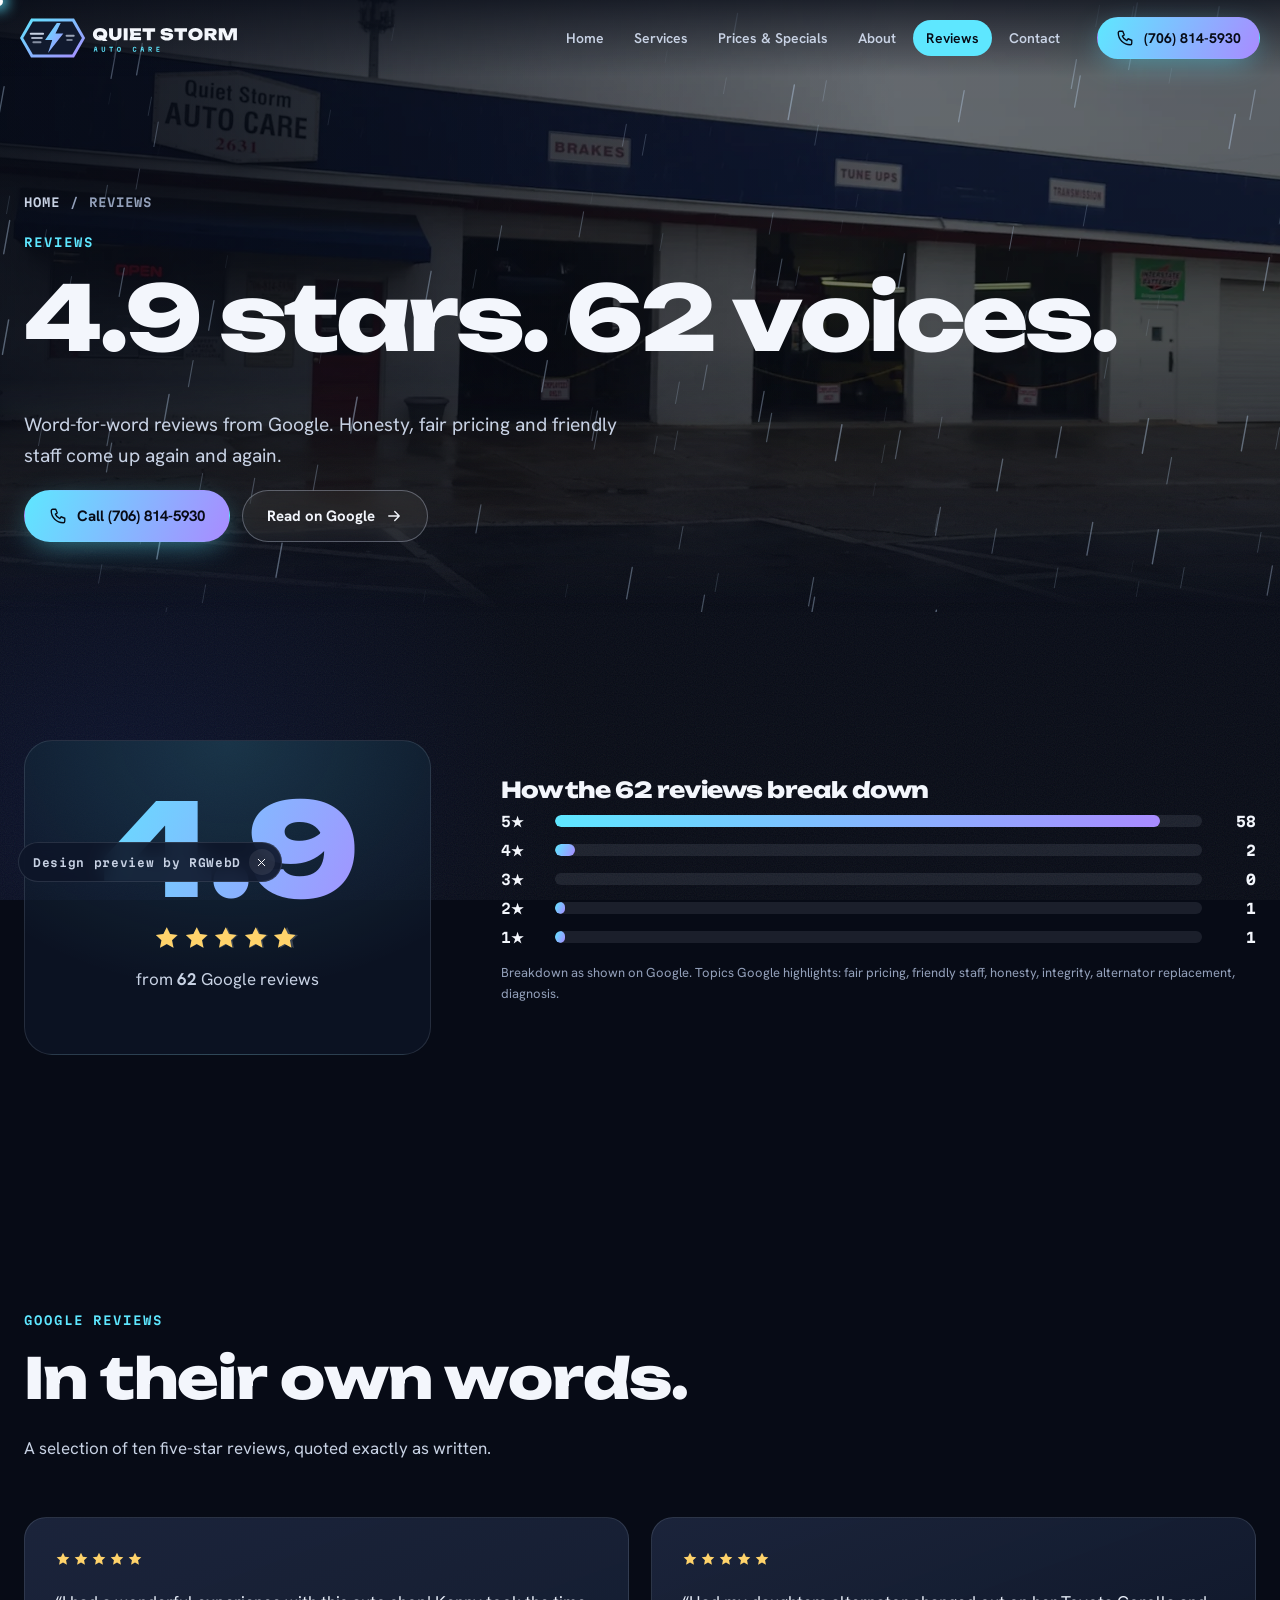
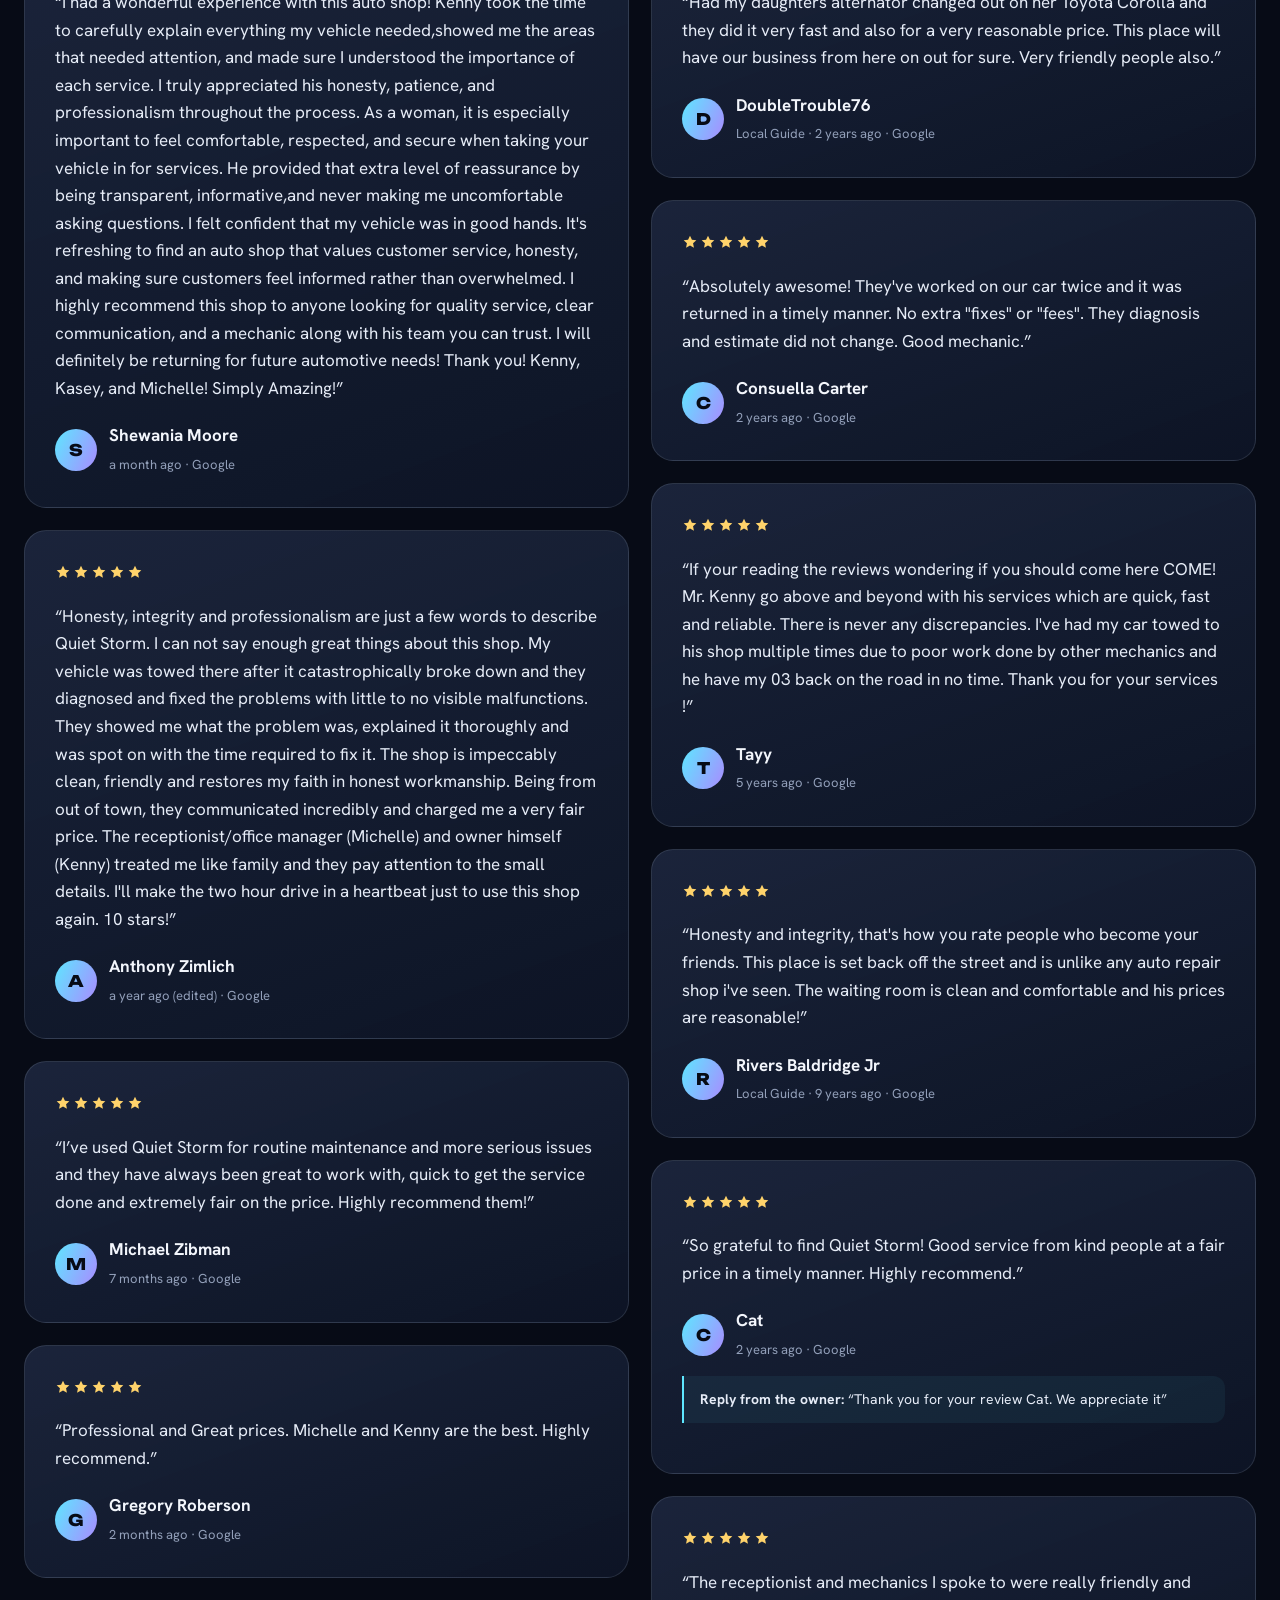
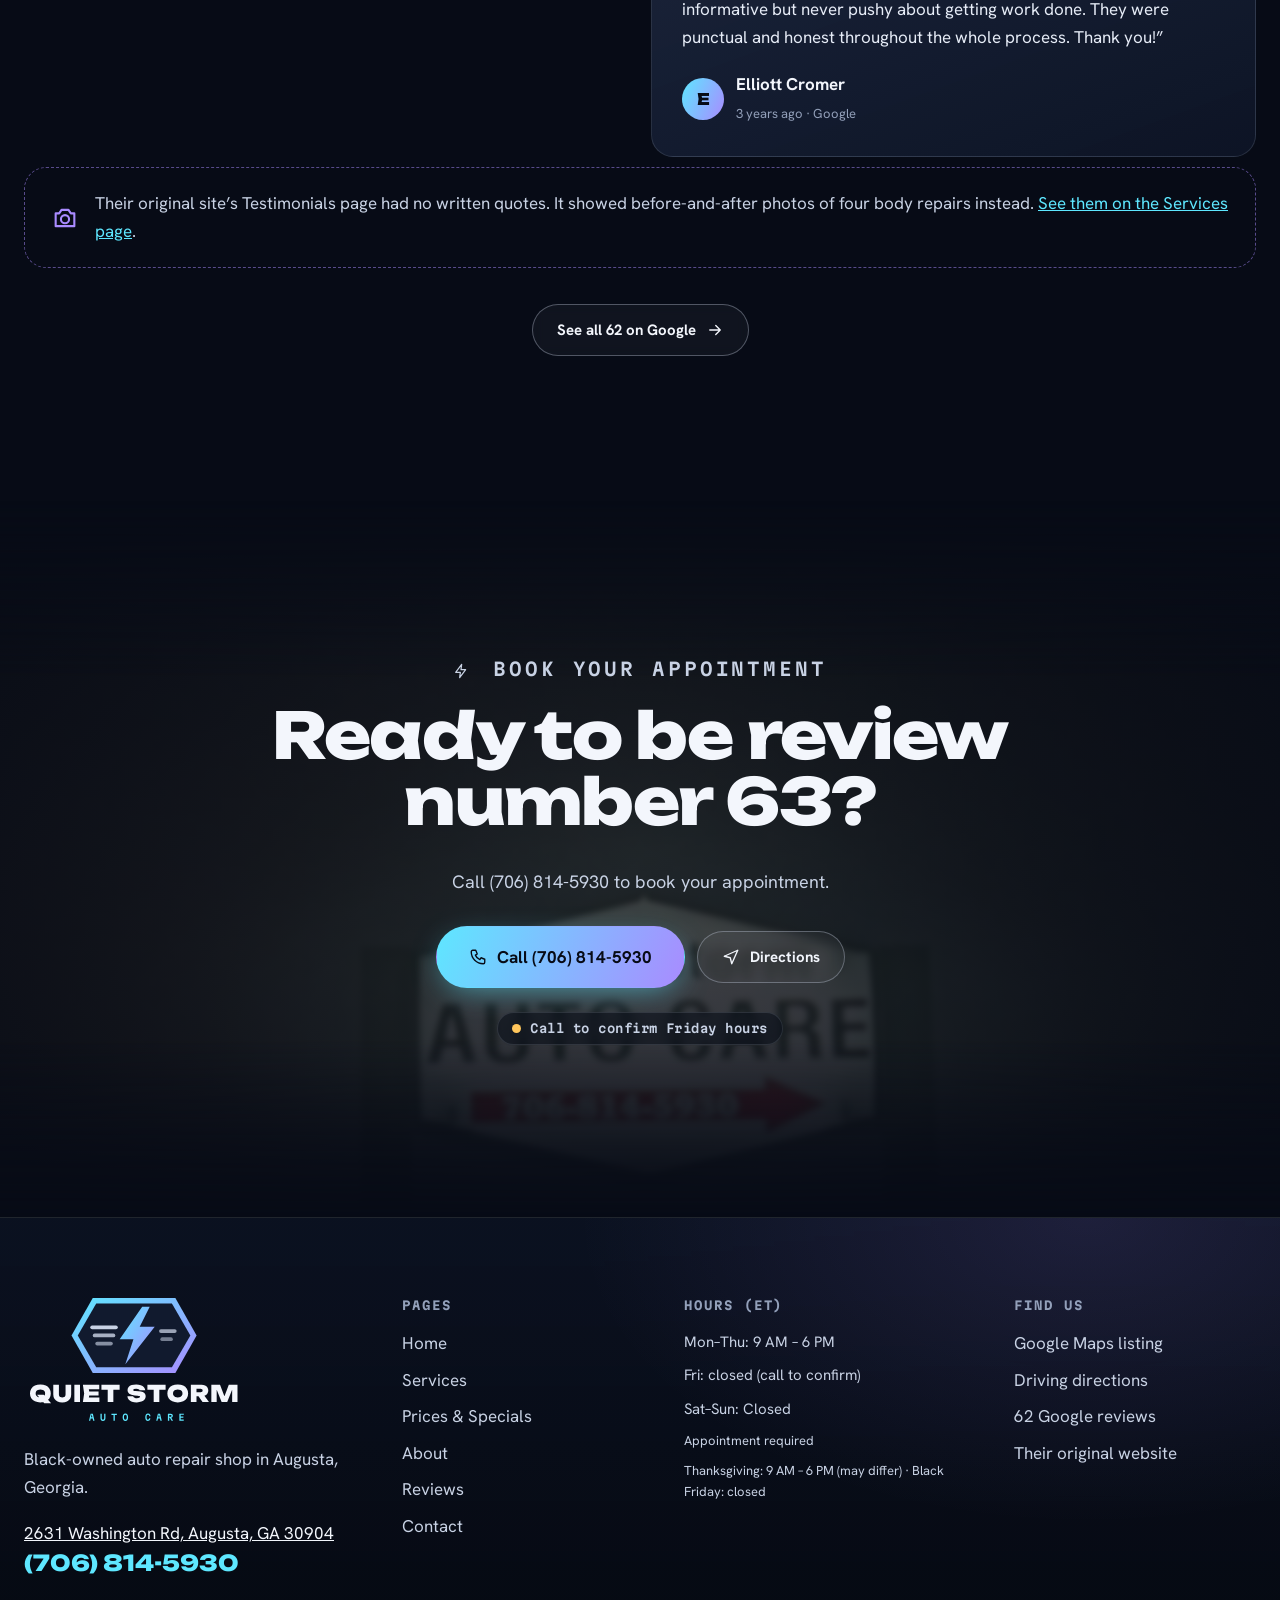
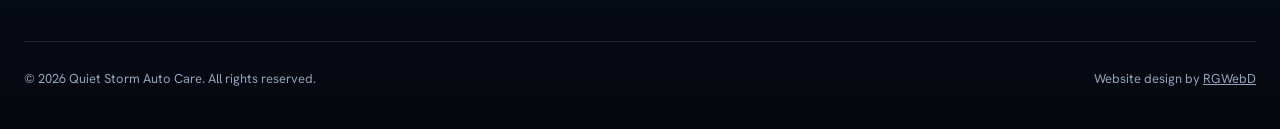
<file: reviews.html>
<!doctype html><html lang="en"><head><meta charset="utf-8"><meta name="viewport" content="width=device-width,initial-scale=1,viewport-fit=cover">
<title>Reviews · 4.9 from 62 · Quiet Storm Auto Care, Augusta GA</title><meta name="description" content="Google reviews of Quiet Storm Auto Care in Augusta, GA: rated 4.9 from 62 reviews. Read customer reviews word for word."><link rel="canonical" href="https://rgwebd.github.io/quietstormautocare/reviews.html"><meta name="robots" content="index,follow">
<meta name="theme-color" content="#070B16"><meta property="og:type" content="website"><meta property="og:site_name" content="Quiet Storm Auto Care"><meta property="og:title" content="Reviews · 4.9 from 62 · Quiet Storm Auto Care, Augusta GA"><meta property="og:description" content="Google reviews of Quiet Storm Auto Care in Augusta, GA: rated 4.9 from 62 reviews. Read customer reviews word for word."><meta property="og:url" content="https://rgwebd.github.io/quietstormautocare/reviews.html"><meta property="og:image" content="https://rgwebd.github.io/quietstormautocare/assets/og-image.jpg"><meta property="og:image:width" content="1200"><meta property="og:image:height" content="630">
<meta name="twitter:card" content="summary_large_image"><meta name="twitter:title" content="Reviews · 4.9 from 62 · Quiet Storm Auto Care, Augusta GA"><meta name="twitter:description" content="Google reviews of Quiet Storm Auto Care in Augusta, GA: rated 4.9 from 62 reviews. Read customer reviews word for word."><meta name="twitter:image" content="https://rgwebd.github.io/quietstormautocare/assets/og-image.jpg">
<link rel="icon" href="favicon.ico" sizes="any"><link rel="icon" href="assets/qs-favicon.svg" type="image/svg+xml"><link rel="apple-touch-icon" href="apple-touch-icon.png"><link rel="manifest" href="assets/site.webmanifest">
<link rel="preload" href="assets/fonts/unbounded.woff2" as="font" type="font/woff2" crossorigin><link rel="preload" href="assets/fonts/hanken.woff2" as="font" type="font/woff2" crossorigin>
<link rel="stylesheet" href="assets/styles.css"><script type="application/ld+json">{"@context": "https://schema.org", "@type": "AutoRepair", "@id": "https://rgwebd.github.io/quietstormautocare/#business", "name": "Quiet Storm Auto Care", "url": "https://rgwebd.github.io/quietstormautocare/", "telephone": "+1-706-814-5930", "image": ["https://rgwebd.github.io/quietstormautocare/assets/img/g01-1600.webp", "https://rgwebd.github.io/quietstormautocare/assets/img/g02-1600.webp"], "logo": "https://rgwebd.github.io/quietstormautocare/assets/favicon-512.png", "address": {"@type": "PostalAddress", "streetAddress": "2631 Washington Rd", "addressLocality": "Augusta", "addressRegion": "GA", "postalCode": "30904", "addressCountry": "US"}, "geo": {"@type": "GeoCoordinates", "latitude": 33.507883, "longitude": -82.0210233}, "hasMap": "https://www.google.com/maps/place/Quiet+Storm+Auto+Care/@33.507883,-82.0235982,17z/data=!3m1!4b1!4m6!3m5!1s0x88f9ce459afcd905:0xd98d9d6b90d55803!8m2!3d33.507883!4d-82.0210233!16s%2Fg%2F1tkb5z5v", "sameAs": ["https://www.google.com/maps/place/Quiet+Storm+Auto+Care/@33.507883,-82.0235982,17z/data=!3m1!4b1!4m6!3m5!1s0x88f9ce459afcd905:0xd98d9d6b90d55803!8m2!3d33.507883!4d-82.0210233!16s%2Fg%2F1tkb5z5v", "https://quietstormautocare.yolasite.com/"], "openingHoursSpecification": [{"@type": "OpeningHoursSpecification", "dayOfWeek": ["Monday", "Tuesday", "Wednesday", "Thursday"], "opens": "09:00", "closes": "18:00"}, {"@type": "OpeningHoursSpecification", "dayOfWeek": ["Saturday", "Sunday"], "opens": "00:00", "closes": "00:00"}], "specialOpeningHoursSpecification": [{"@type": "OpeningHoursSpecification", "validFrom": "2026-11-26", "validThrough": "2026-11-26", "opens": "09:00", "closes": "18:00"}, {"@type": "OpeningHoursSpecification", "validFrom": "2026-11-27", "validThrough": "2026-11-27", "opens": "00:00", "closes": "00:00"}], "paymentAccepted": "Credit card, Debit card, NFC mobile payments", "amenityFeature": [{"@type": "LocationFeatureSpecification", "name": "Wheelchair-accessible entrance", "value": true}, {"@type": "LocationFeatureSpecification", "name": "Wheelchair-accessible parking lot", "value": true}, {"@type": "LocationFeatureSpecification", "name": "Restroom", "value": true}, {"@type": "LocationFeatureSpecification", "name": "Gender-neutral restroom", "value": true}, {"@type": "LocationFeatureSpecification", "name": "Black-owned business", "value": true}, {"@type": "LocationFeatureSpecification", "name": "Appointment required", "value": true}], "aggregateRating": {"@type": "AggregateRating", "ratingValue": "4.9", "reviewCount": 62, "bestRating": "5", "worstRating": "1"}, "makesOffer": [{"@type": "Offer", "itemOffered": {"@type": "Service", "name": "Mechanical auto repair"}}, {"@type": "Offer", "itemOffered": {"@type": "Service", "name": "Diagnostics"}}, {"@type": "Offer", "itemOffered": {"@type": "Service", "name": "Oil change"}}, {"@type": "Offer", "itemOffered": {"@type": "Service", "name": "Routine maintenance"}}, {"@type": "Offer", "itemOffered": {"@type": "Service", "name": "Alternator replacement"}}], "review": [{"@type": "Review", "author": {"@type": "Person", "name": "Shewania Moore"}, "reviewRating": {"@type": "Rating", "ratingValue": 5, "bestRating": 5}, "reviewBody": "I had a wonderful experience with this auto shop! Kenny took the time to carefully explain everything my vehicle needed,showed me the areas that needed attention, and made sure I understood the importance of each service.  I truly appreciated his honesty, patience, and professionalism throughout the process.   As a woman, it is especially important to feel comfortable, respected, and secure when taking your vehicle in for services.  He provided that extra level of reassurance by being transparent, informative,and never making me uncomfortable asking questions.  I felt confident that my vehicle was in good hands. It's refreshing to find an auto shop that values customer service,  honesty, and making sure customers feel informed rather than overwhelmed.  I highly recommend this shop to anyone looking for quality service, clear communication,  and a mechanic along with his team you can trust. I will definitely be returning for future automotive needs! Thank you! Kenny, Kasey, and Michelle! Simply Amazing!", "publisher": {"@type": "Organization", "name": "Google"}}, {"@type": "Review", "author": {"@type": "Person", "name": "Anthony Zimlich"}, "reviewRating": {"@type": "Rating", "ratingValue": 5, "bestRating": 5}, "reviewBody": "Honesty, integrity and professionalism are just a few words to describe Quiet Storm.  I can not say enough great things about this shop.  My vehicle was towed there after it catastrophically broke down and they diagnosed and fixed the problems with little to no visible malfunctions.  They showed me what the problem was, explained it thoroughly and was spot on with the time required to fix it.  The shop is impeccably clean, friendly and restores my faith in honest workmanship.  Being from out of town, they communicated incredibly and charged me a very fair price.  The receptionist/office manager (Michelle) and owner himself (Kenny) treated me like family and they pay attention to the small details.  I'll make the two hour drive in a heartbeat just to use this shop again.  10 stars!", "publisher": {"@type": "Organization", "name": "Google"}}, {"@type": "Review", "author": {"@type": "Person", "name": "Michael Zibman"}, "reviewRating": {"@type": "Rating", "ratingValue": 5, "bestRating": 5}, "reviewBody": "I’ve used Quiet Storm for routine maintenance and more serious issues and they have always been great to work with, quick to get the service done and extremely fair on the price. Highly recommend them!", "publisher": {"@type": "Organization", "name": "Google"}}, {"@type": "Review", "author": {"@type": "Person", "name": "Gregory Roberson"}, "reviewRating": {"@type": "Rating", "ratingValue": 5, "bestRating": 5}, "reviewBody": "Professional and Great prices. Michelle and Kenny are the best. Highly recommend.", "publisher": {"@type": "Organization", "name": "Google"}}, {"@type": "Review", "author": {"@type": "Person", "name": "DoubleTrouble76"}, "reviewRating": {"@type": "Rating", "ratingValue": 5, "bestRating": 5}, "reviewBody": "Had my daughters alternator changed out on her Toyota Corolla and they did it very fast and also for a very reasonable price. This place will have our business from here on out for sure. Very friendly people also.", "publisher": {"@type": "Organization", "name": "Google"}}, {"@type": "Review", "author": {"@type": "Person", "name": "Consuella Carter"}, "reviewRating": {"@type": "Rating", "ratingValue": 5, "bestRating": 5}, "reviewBody": "Absolutely awesome!  They've worked on our car twice and it was returned in a timely manner.  No extra \"fixes\" or \"fees\".  They diagnosis and estimate did not change.  Good mechanic.", "publisher": {"@type": "Organization", "name": "Google"}}, {"@type": "Review", "author": {"@type": "Person", "name": "Tayy"}, "reviewRating": {"@type": "Rating", "ratingValue": 5, "bestRating": 5}, "reviewBody": "If your reading the reviews wondering if you should come here COME! Mr. Kenny go above and beyond with his services which are quick, fast and  reliable. There is never any discrepancies. I've had my car towed to his shop multiple times due to poor work done by other mechanics and he have my 03 back on the road in no time. Thank you for your services !", "publisher": {"@type": "Organization", "name": "Google"}}, {"@type": "Review", "author": {"@type": "Person", "name": "Rivers Baldridge Jr"}, "reviewRating": {"@type": "Rating", "ratingValue": 5, "bestRating": 5}, "reviewBody": "Honesty and integrity, that's how you rate people who become your friends. This place is set back off the street and is unlike any auto repair shop i've seen. The waiting room is clean and comfortable and his prices are reasonable!", "publisher": {"@type": "Organization", "name": "Google"}}, {"@type": "Review", "author": {"@type": "Person", "name": "Cat"}, "reviewRating": {"@type": "Rating", "ratingValue": 5, "bestRating": 5}, "reviewBody": "So grateful to find Quiet Storm! Good service from kind people at a fair price in a timely manner. Highly recommend.", "publisher": {"@type": "Organization", "name": "Google"}}, {"@type": "Review", "author": {"@type": "Person", "name": "Elliott Cromer"}, "reviewRating": {"@type": "Rating", "ratingValue": 5, "bestRating": 5}, "reviewBody": "The receptionist and mechanics I spoke to were really friendly and informative but never pushy about getting work done. They were punctual and honest throughout the whole process. Thank you!", "publisher": {"@type": "Organization", "name": "Google"}}]}</script><script type="application/ld+json">{"@context": "https://schema.org", "@type": "BreadcrumbList", "itemListElement": [{"@type": "ListItem", "position": 1, "name": "Home", "item": "https://rgwebd.github.io/quietstormautocare/"}, {"@type": "ListItem", "position": 2, "name": "Reviews", "item": "https://rgwebd.github.io/quietstormautocare/reviews.html"}]}</script></head><body class="">
<a class="skip" href="#main">Skip to content</a><div class="charge" aria-hidden="true"><i></i></div>
<header class="hdr"><div class="wrap"><a class="brand" href="index.html" aria-label="Quiet Storm Auto Care home"><img src="assets/qs-horizontal-dark-bg.svg" width="608" height="116" alt="Quiet Storm Auto Care"></a>
<nav class="nav" aria-label="Main"><a href="index.html">Home</a><a href="services.html">Services</a><a href="prices.html">Prices &amp; Specials</a><a href="about.html">About</a><a href="reviews.html" aria-current="page">Reviews</a><a href="contact.html">Contact</a></nav><div class="hdr-cta"><span class="status" data-status><i></i><span>Mon–Thu 9 AM–6 PM ET · by appointment</span></span><a class="btn sm mag call" href="tel:+17068145930"><svg viewBox="0 0 24 24" fill="none" stroke="currentColor" stroke-width="1.8" stroke-linecap="round" stroke-linejoin="round" aria-hidden="true"><path d="M5 3h4l2 5-2.5 1.5a11 11 0 0 0 6 6L16 13l5 2v4a2 2 0 0 1-2 2A16 16 0 0 1 3 5a2 2 0 0 1 2-2z"/></svg><span class="lbl">(706) 814-5930</span></a></div>
<button class="burger" type="button" aria-expanded="false" aria-controls="mnav" aria-label="Open menu"><span></span><span></span></button></div></header>
<nav class="mnav" id="mnav" aria-label="Mobile" aria-hidden="true"><div class="mnav-links"><a href="index.html">Home</a><a href="services.html">Services</a><a href="prices.html">Prices &amp; Specials</a><a href="about.html">About</a><a href="reviews.html" aria-current="page">Reviews</a><a href="contact.html">Contact</a></div><div class="ctas"><a class="btn mag call " href="tel:+17068145930"><svg viewBox="0 0 24 24" fill="none" stroke="currentColor" stroke-width="1.8" stroke-linecap="round" stroke-linejoin="round" aria-hidden="true"><path d="M5 3h4l2 5-2.5 1.5a11 11 0 0 0 6 6L16 13l5 2v4a2 2 0 0 1-2 2A16 16 0 0 1 3 5a2 2 0 0 1 2-2z"/></svg><span class="lbl">Call (706) 814-5930</span></a><a class="btn mag ghost" href="https://www.google.com/maps/dir/?api=1&destination=Quiet+Storm+Auto+Care%2C+2631+Washington+Rd%2C+Augusta%2C+GA+30904" target="_blank" rel="noopener"><svg viewBox="0 0 24 24" fill="none" stroke="currentColor" stroke-width="1.8" stroke-linecap="round" stroke-linejoin="round" aria-hidden="true"><path d="M3 11l18-8-8 18-2-8z"/></svg><span class="lbl">Directions</span></a></div><p><span class="status" data-status><i></i><span>Mon–Thu 9 AM–6 PM ET · by appointment</span></span></p></nav><main id="main"><section class="phero"><div class="phero-bg"><img src="assets/img/g02-1600.webp" srcset="assets/img/g02-800.webp 800w, assets/img/g02-1600.webp 1600w" sizes="100vw" width="1600" height="1200" alt="Wide view of the Quiet Storm Auto Care building and parking lot on Washington Rd after the rain" fetchpriority="high" decoding="async"></div><canvas class="rain" aria-hidden="true"></canvas><div class="flash" aria-hidden="true"></div>
<div class="wrap phero-in"><nav class="crumbs" aria-label="Breadcrumb"><a href="index.html">Home</a><span aria-hidden="true">/</span><span aria-current="page">Reviews</span></nav><p class="kicker">Reviews</p><h1 class="split-h">4.9 stars. 62 voices.</h1><p class="lead">Word-for-word reviews from Google. Honesty, fair pricing and friendly staff come up again and again.</p><div class="ctas"><a class="btn mag call " href="tel:+17068145930"><svg viewBox="0 0 24 24" fill="none" stroke="currentColor" stroke-width="1.8" stroke-linecap="round" stroke-linejoin="round" aria-hidden="true"><path d="M5 3h4l2 5-2.5 1.5a11 11 0 0 0 6 6L16 13l5 2v4a2 2 0 0 1-2 2A16 16 0 0 1 3 5a2 2 0 0 1 2-2z"/></svg><span class="lbl">Call (706) 814-5930</span></a><a class="btn mag ghost" href="https://www.google.com/maps/place/Quiet+Storm+Auto+Care/@33.507883,-82.0235982,17z/data=!3m1!4b1!4m6!3m5!1s0x88f9ce459afcd905:0xd98d9d6b90d55803!8m2!3d33.507883!4d-82.0210233!16s%2Fg%2F1tkb5z5v"><span class="lbl">Read on Google</span><svg viewBox="0 0 24 24" fill="none" stroke="currentColor" stroke-width="1.8" stroke-linecap="round" stroke-linejoin="round" aria-hidden="true"><path d="M5 12h14M13 6l6 6-6 6"/></svg></a></div></div></section>
<section class="sec"><div class="wrap score"><div class="score-big" data-r><p class="num" data-count="4.9" data-dec="1"><b>4.9</b></p><span class="rstars" role="img" aria-label="4.9 out of 5 stars"><span class="rs-b"><svg viewBox="0 0 24 24" fill="currentColor" aria-hidden="true"><path d="M12 2.5l2.9 6.1 6.6.8-4.9 4.6 1.3 6.6L12 17.3l-5.9 3.3 1.3-6.6-4.9-4.6 6.6-.8z"/></svg><svg viewBox="0 0 24 24" fill="currentColor" aria-hidden="true"><path d="M12 2.5l2.9 6.1 6.6.8-4.9 4.6 1.3 6.6L12 17.3l-5.9 3.3 1.3-6.6-4.9-4.6 6.6-.8z"/></svg><svg viewBox="0 0 24 24" fill="currentColor" aria-hidden="true"><path d="M12 2.5l2.9 6.1 6.6.8-4.9 4.6 1.3 6.6L12 17.3l-5.9 3.3 1.3-6.6-4.9-4.6 6.6-.8z"/></svg><svg viewBox="0 0 24 24" fill="currentColor" aria-hidden="true"><path d="M12 2.5l2.9 6.1 6.6.8-4.9 4.6 1.3 6.6L12 17.3l-5.9 3.3 1.3-6.6-4.9-4.6 6.6-.8z"/></svg><svg viewBox="0 0 24 24" fill="currentColor" aria-hidden="true"><path d="M12 2.5l2.9 6.1 6.6.8-4.9 4.6 1.3 6.6L12 17.3l-5.9 3.3 1.3-6.6-4.9-4.6 6.6-.8z"/></svg></span><span class="rs-f" style="width:98.0%"><svg viewBox="0 0 24 24" fill="currentColor" aria-hidden="true"><path d="M12 2.5l2.9 6.1 6.6.8-4.9 4.6 1.3 6.6L12 17.3l-5.9 3.3 1.3-6.6-4.9-4.6 6.6-.8z"/></svg><svg viewBox="0 0 24 24" fill="currentColor" aria-hidden="true"><path d="M12 2.5l2.9 6.1 6.6.8-4.9 4.6 1.3 6.6L12 17.3l-5.9 3.3 1.3-6.6-4.9-4.6 6.6-.8z"/></svg><svg viewBox="0 0 24 24" fill="currentColor" aria-hidden="true"><path d="M12 2.5l2.9 6.1 6.6.8-4.9 4.6 1.3 6.6L12 17.3l-5.9 3.3 1.3-6.6-4.9-4.6 6.6-.8z"/></svg><svg viewBox="0 0 24 24" fill="currentColor" aria-hidden="true"><path d="M12 2.5l2.9 6.1 6.6.8-4.9 4.6 1.3 6.6L12 17.3l-5.9 3.3 1.3-6.6-4.9-4.6 6.6-.8z"/></svg><svg viewBox="0 0 24 24" fill="currentColor" aria-hidden="true"><path d="M12 2.5l2.9 6.1 6.6.8-4.9 4.6 1.3 6.6L12 17.3l-5.9 3.3 1.3-6.6-4.9-4.6 6.6-.8z"/></svg></span></span><p>from <b>62</b> Google reviews</p></div>
<div data-r><h2 class="h3">How the 62 reviews break down</h2><ul class="hist" data-hist><li><span>5★</span><span class="bar"><i style="--w:93.5%"></i></span><b>58</b></li><li><span>4★</span><span class="bar"><i style="--w:3.2%"></i></span><b>2</b></li><li><span>3★</span><span class="bar"><i style="--w:0.0%"></i></span><b>0</b></li><li><span>2★</span><span class="bar"><i style="--w:1.6%"></i></span><b>1</b></li><li><span>1★</span><span class="bar"><i style="--w:1.6%"></i></span><b>1</b></li></ul><p class="fine">Breakdown as shown on Google. Topics Google highlights: fair pricing, friendly staff, honesty, integrity, alternator replacement, diagnosis.</p></div></div></section>
<section class="sec revs-all"><div class="wrap"><div class="sec-h" data-r><p class="kicker">Google reviews</p><h2 class="split-h">In their own words.</h2><p>A selection of ten five-star reviews, quoted exactly as written.</p></div><div class="rgrid"><blockquote class="rcard" data-r style="--d:0ms"><span class="stars" role="img" aria-label="5 out of 5 stars"><svg viewBox="0 0 24 24" fill="currentColor" aria-hidden="true"><path d="M12 2.5l2.9 6.1 6.6.8-4.9 4.6 1.3 6.6L12 17.3l-5.9 3.3 1.3-6.6-4.9-4.6 6.6-.8z"/></svg><svg viewBox="0 0 24 24" fill="currentColor" aria-hidden="true"><path d="M12 2.5l2.9 6.1 6.6.8-4.9 4.6 1.3 6.6L12 17.3l-5.9 3.3 1.3-6.6-4.9-4.6 6.6-.8z"/></svg><svg viewBox="0 0 24 24" fill="currentColor" aria-hidden="true"><path d="M12 2.5l2.9 6.1 6.6.8-4.9 4.6 1.3 6.6L12 17.3l-5.9 3.3 1.3-6.6-4.9-4.6 6.6-.8z"/></svg><svg viewBox="0 0 24 24" fill="currentColor" aria-hidden="true"><path d="M12 2.5l2.9 6.1 6.6.8-4.9 4.6 1.3 6.6L12 17.3l-5.9 3.3 1.3-6.6-4.9-4.6 6.6-.8z"/></svg><svg viewBox="0 0 24 24" fill="currentColor" aria-hidden="true"><path d="M12 2.5l2.9 6.1 6.6.8-4.9 4.6 1.3 6.6L12 17.3l-5.9 3.3 1.3-6.6-4.9-4.6 6.6-.8z"/></svg></span><p>“I had a wonderful experience with this auto shop! Kenny took the time to carefully explain everything my vehicle needed,showed me the areas that needed attention, and made sure I understood the importance of each service.  I truly appreciated his honesty, patience, and professionalism throughout the process.   As a woman, it is especially important to feel comfortable, respected, and secure when taking your vehicle in for services.  He provided that extra level of reassurance by being transparent, informative,and never making me uncomfortable asking questions.  I felt confident that my vehicle was in good hands. It&#x27;s refreshing to find an auto shop that values customer service,  honesty, and making sure customers feel informed rather than overwhelmed.  I highly recommend this shop to anyone looking for quality service, clear communication,  and a mechanic along with his team you can trust. I will definitely be returning for future automotive needs! Thank you! Kenny, Kasey, and Michelle! Simply Amazing!”</p><footer><span class="ini" aria-hidden="true">S</span><span><cite>Shewania Moore</cite><small>a month ago · Google</small></span></footer></blockquote><blockquote class="rcard" data-r style="--d:80ms"><span class="stars" role="img" aria-label="5 out of 5 stars"><svg viewBox="0 0 24 24" fill="currentColor" aria-hidden="true"><path d="M12 2.5l2.9 6.1 6.6.8-4.9 4.6 1.3 6.6L12 17.3l-5.9 3.3 1.3-6.6-4.9-4.6 6.6-.8z"/></svg><svg viewBox="0 0 24 24" fill="currentColor" aria-hidden="true"><path d="M12 2.5l2.9 6.1 6.6.8-4.9 4.6 1.3 6.6L12 17.3l-5.9 3.3 1.3-6.6-4.9-4.6 6.6-.8z"/></svg><svg viewBox="0 0 24 24" fill="currentColor" aria-hidden="true"><path d="M12 2.5l2.9 6.1 6.6.8-4.9 4.6 1.3 6.6L12 17.3l-5.9 3.3 1.3-6.6-4.9-4.6 6.6-.8z"/></svg><svg viewBox="0 0 24 24" fill="currentColor" aria-hidden="true"><path d="M12 2.5l2.9 6.1 6.6.8-4.9 4.6 1.3 6.6L12 17.3l-5.9 3.3 1.3-6.6-4.9-4.6 6.6-.8z"/></svg><svg viewBox="0 0 24 24" fill="currentColor" aria-hidden="true"><path d="M12 2.5l2.9 6.1 6.6.8-4.9 4.6 1.3 6.6L12 17.3l-5.9 3.3 1.3-6.6-4.9-4.6 6.6-.8z"/></svg></span><p>“Honesty, integrity and professionalism are just a few words to describe Quiet Storm.  I can not say enough great things about this shop.  My vehicle was towed there after it catastrophically broke down and they diagnosed and fixed the problems with little to no visible malfunctions.  They showed me what the problem was, explained it thoroughly and was spot on with the time required to fix it.  The shop is impeccably clean, friendly and restores my faith in honest workmanship.  Being from out of town, they communicated incredibly and charged me a very fair price.  The receptionist/office manager (Michelle) and owner himself (Kenny) treated me like family and they pay attention to the small details.  I&#x27;ll make the two hour drive in a heartbeat just to use this shop again.  10 stars!”</p><footer><span class="ini" aria-hidden="true">A</span><span><cite>Anthony Zimlich</cite><small>a year ago (edited) · Google</small></span></footer></blockquote><blockquote class="rcard" data-r style="--d:0ms"><span class="stars" role="img" aria-label="5 out of 5 stars"><svg viewBox="0 0 24 24" fill="currentColor" aria-hidden="true"><path d="M12 2.5l2.9 6.1 6.6.8-4.9 4.6 1.3 6.6L12 17.3l-5.9 3.3 1.3-6.6-4.9-4.6 6.6-.8z"/></svg><svg viewBox="0 0 24 24" fill="currentColor" aria-hidden="true"><path d="M12 2.5l2.9 6.1 6.6.8-4.9 4.6 1.3 6.6L12 17.3l-5.9 3.3 1.3-6.6-4.9-4.6 6.6-.8z"/></svg><svg viewBox="0 0 24 24" fill="currentColor" aria-hidden="true"><path d="M12 2.5l2.9 6.1 6.6.8-4.9 4.6 1.3 6.6L12 17.3l-5.9 3.3 1.3-6.6-4.9-4.6 6.6-.8z"/></svg><svg viewBox="0 0 24 24" fill="currentColor" aria-hidden="true"><path d="M12 2.5l2.9 6.1 6.6.8-4.9 4.6 1.3 6.6L12 17.3l-5.9 3.3 1.3-6.6-4.9-4.6 6.6-.8z"/></svg><svg viewBox="0 0 24 24" fill="currentColor" aria-hidden="true"><path d="M12 2.5l2.9 6.1 6.6.8-4.9 4.6 1.3 6.6L12 17.3l-5.9 3.3 1.3-6.6-4.9-4.6 6.6-.8z"/></svg></span><p>“I’ve used Quiet Storm for routine maintenance and more serious issues and they have always been great to work with, quick to get the service done and extremely fair on the price. Highly recommend them!”</p><footer><span class="ini" aria-hidden="true">M</span><span><cite>Michael Zibman</cite><small>7 months ago · Google</small></span></footer></blockquote><blockquote class="rcard" data-r style="--d:80ms"><span class="stars" role="img" aria-label="5 out of 5 stars"><svg viewBox="0 0 24 24" fill="currentColor" aria-hidden="true"><path d="M12 2.5l2.9 6.1 6.6.8-4.9 4.6 1.3 6.6L12 17.3l-5.9 3.3 1.3-6.6-4.9-4.6 6.6-.8z"/></svg><svg viewBox="0 0 24 24" fill="currentColor" aria-hidden="true"><path d="M12 2.5l2.9 6.1 6.6.8-4.9 4.6 1.3 6.6L12 17.3l-5.9 3.3 1.3-6.6-4.9-4.6 6.6-.8z"/></svg><svg viewBox="0 0 24 24" fill="currentColor" aria-hidden="true"><path d="M12 2.5l2.9 6.1 6.6.8-4.9 4.6 1.3 6.6L12 17.3l-5.9 3.3 1.3-6.6-4.9-4.6 6.6-.8z"/></svg><svg viewBox="0 0 24 24" fill="currentColor" aria-hidden="true"><path d="M12 2.5l2.9 6.1 6.6.8-4.9 4.6 1.3 6.6L12 17.3l-5.9 3.3 1.3-6.6-4.9-4.6 6.6-.8z"/></svg><svg viewBox="0 0 24 24" fill="currentColor" aria-hidden="true"><path d="M12 2.5l2.9 6.1 6.6.8-4.9 4.6 1.3 6.6L12 17.3l-5.9 3.3 1.3-6.6-4.9-4.6 6.6-.8z"/></svg></span><p>“Professional and Great prices. Michelle and Kenny are the best. Highly recommend.”</p><footer><span class="ini" aria-hidden="true">G</span><span><cite>Gregory Roberson</cite><small>2 months ago · Google</small></span></footer></blockquote><blockquote class="rcard" data-r style="--d:0ms"><span class="stars" role="img" aria-label="5 out of 5 stars"><svg viewBox="0 0 24 24" fill="currentColor" aria-hidden="true"><path d="M12 2.5l2.9 6.1 6.6.8-4.9 4.6 1.3 6.6L12 17.3l-5.9 3.3 1.3-6.6-4.9-4.6 6.6-.8z"/></svg><svg viewBox="0 0 24 24" fill="currentColor" aria-hidden="true"><path d="M12 2.5l2.9 6.1 6.6.8-4.9 4.6 1.3 6.6L12 17.3l-5.9 3.3 1.3-6.6-4.9-4.6 6.6-.8z"/></svg><svg viewBox="0 0 24 24" fill="currentColor" aria-hidden="true"><path d="M12 2.5l2.9 6.1 6.6.8-4.9 4.6 1.3 6.6L12 17.3l-5.9 3.3 1.3-6.6-4.9-4.6 6.6-.8z"/></svg><svg viewBox="0 0 24 24" fill="currentColor" aria-hidden="true"><path d="M12 2.5l2.9 6.1 6.6.8-4.9 4.6 1.3 6.6L12 17.3l-5.9 3.3 1.3-6.6-4.9-4.6 6.6-.8z"/></svg><svg viewBox="0 0 24 24" fill="currentColor" aria-hidden="true"><path d="M12 2.5l2.9 6.1 6.6.8-4.9 4.6 1.3 6.6L12 17.3l-5.9 3.3 1.3-6.6-4.9-4.6 6.6-.8z"/></svg></span><p>“Had my daughters alternator changed out on her Toyota Corolla and they did it very fast and also for a very reasonable price. This place will have our business from here on out for sure. Very friendly people also.”</p><footer><span class="ini" aria-hidden="true">D</span><span><cite>DoubleTrouble76</cite><small>Local Guide · 2 years ago · Google</small></span></footer></blockquote><blockquote class="rcard" data-r style="--d:80ms"><span class="stars" role="img" aria-label="5 out of 5 stars"><svg viewBox="0 0 24 24" fill="currentColor" aria-hidden="true"><path d="M12 2.5l2.9 6.1 6.6.8-4.9 4.6 1.3 6.6L12 17.3l-5.9 3.3 1.3-6.6-4.9-4.6 6.6-.8z"/></svg><svg viewBox="0 0 24 24" fill="currentColor" aria-hidden="true"><path d="M12 2.5l2.9 6.1 6.6.8-4.9 4.6 1.3 6.6L12 17.3l-5.9 3.3 1.3-6.6-4.9-4.6 6.6-.8z"/></svg><svg viewBox="0 0 24 24" fill="currentColor" aria-hidden="true"><path d="M12 2.5l2.9 6.1 6.6.8-4.9 4.6 1.3 6.6L12 17.3l-5.9 3.3 1.3-6.6-4.9-4.6 6.6-.8z"/></svg><svg viewBox="0 0 24 24" fill="currentColor" aria-hidden="true"><path d="M12 2.5l2.9 6.1 6.6.8-4.9 4.6 1.3 6.6L12 17.3l-5.9 3.3 1.3-6.6-4.9-4.6 6.6-.8z"/></svg><svg viewBox="0 0 24 24" fill="currentColor" aria-hidden="true"><path d="M12 2.5l2.9 6.1 6.6.8-4.9 4.6 1.3 6.6L12 17.3l-5.9 3.3 1.3-6.6-4.9-4.6 6.6-.8z"/></svg></span><p>“Absolutely awesome!  They&#x27;ve worked on our car twice and it was returned in a timely manner.  No extra &quot;fixes&quot; or &quot;fees&quot;.  They diagnosis and estimate did not change.  Good mechanic.”</p><footer><span class="ini" aria-hidden="true">C</span><span><cite>Consuella Carter</cite><small>2 years ago · Google</small></span></footer></blockquote><blockquote class="rcard" data-r style="--d:0ms"><span class="stars" role="img" aria-label="5 out of 5 stars"><svg viewBox="0 0 24 24" fill="currentColor" aria-hidden="true"><path d="M12 2.5l2.9 6.1 6.6.8-4.9 4.6 1.3 6.6L12 17.3l-5.9 3.3 1.3-6.6-4.9-4.6 6.6-.8z"/></svg><svg viewBox="0 0 24 24" fill="currentColor" aria-hidden="true"><path d="M12 2.5l2.9 6.1 6.6.8-4.9 4.6 1.3 6.6L12 17.3l-5.9 3.3 1.3-6.6-4.9-4.6 6.6-.8z"/></svg><svg viewBox="0 0 24 24" fill="currentColor" aria-hidden="true"><path d="M12 2.5l2.9 6.1 6.6.8-4.9 4.6 1.3 6.6L12 17.3l-5.9 3.3 1.3-6.6-4.9-4.6 6.6-.8z"/></svg><svg viewBox="0 0 24 24" fill="currentColor" aria-hidden="true"><path d="M12 2.5l2.9 6.1 6.6.8-4.9 4.6 1.3 6.6L12 17.3l-5.9 3.3 1.3-6.6-4.9-4.6 6.6-.8z"/></svg><svg viewBox="0 0 24 24" fill="currentColor" aria-hidden="true"><path d="M12 2.5l2.9 6.1 6.6.8-4.9 4.6 1.3 6.6L12 17.3l-5.9 3.3 1.3-6.6-4.9-4.6 6.6-.8z"/></svg></span><p>“If your reading the reviews wondering if you should come here COME! Mr. Kenny go above and beyond with his services which are quick, fast and  reliable. There is never any discrepancies. I&#x27;ve had my car towed to his shop multiple times due to poor work done by other mechanics and he have my 03 back on the road in no time. Thank you for your services !”</p><footer><span class="ini" aria-hidden="true">T</span><span><cite>Tayy</cite><small>5 years ago · Google</small></span></footer></blockquote><blockquote class="rcard" data-r style="--d:80ms"><span class="stars" role="img" aria-label="5 out of 5 stars"><svg viewBox="0 0 24 24" fill="currentColor" aria-hidden="true"><path d="M12 2.5l2.9 6.1 6.6.8-4.9 4.6 1.3 6.6L12 17.3l-5.9 3.3 1.3-6.6-4.9-4.6 6.6-.8z"/></svg><svg viewBox="0 0 24 24" fill="currentColor" aria-hidden="true"><path d="M12 2.5l2.9 6.1 6.6.8-4.9 4.6 1.3 6.6L12 17.3l-5.9 3.3 1.3-6.6-4.9-4.6 6.6-.8z"/></svg><svg viewBox="0 0 24 24" fill="currentColor" aria-hidden="true"><path d="M12 2.5l2.9 6.1 6.6.8-4.9 4.6 1.3 6.6L12 17.3l-5.9 3.3 1.3-6.6-4.9-4.6 6.6-.8z"/></svg><svg viewBox="0 0 24 24" fill="currentColor" aria-hidden="true"><path d="M12 2.5l2.9 6.1 6.6.8-4.9 4.6 1.3 6.6L12 17.3l-5.9 3.3 1.3-6.6-4.9-4.6 6.6-.8z"/></svg><svg viewBox="0 0 24 24" fill="currentColor" aria-hidden="true"><path d="M12 2.5l2.9 6.1 6.6.8-4.9 4.6 1.3 6.6L12 17.3l-5.9 3.3 1.3-6.6-4.9-4.6 6.6-.8z"/></svg></span><p>“Honesty and integrity, that&#x27;s how you rate people who become your friends. This place is set back off the street and is unlike any auto repair shop i&#x27;ve seen. The waiting room is clean and comfortable and his prices are reasonable!”</p><footer><span class="ini" aria-hidden="true">R</span><span><cite>Rivers Baldridge Jr</cite><small>Local Guide · 9 years ago · Google</small></span></footer></blockquote><blockquote class="rcard" data-r style="--d:0ms"><span class="stars" role="img" aria-label="5 out of 5 stars"><svg viewBox="0 0 24 24" fill="currentColor" aria-hidden="true"><path d="M12 2.5l2.9 6.1 6.6.8-4.9 4.6 1.3 6.6L12 17.3l-5.9 3.3 1.3-6.6-4.9-4.6 6.6-.8z"/></svg><svg viewBox="0 0 24 24" fill="currentColor" aria-hidden="true"><path d="M12 2.5l2.9 6.1 6.6.8-4.9 4.6 1.3 6.6L12 17.3l-5.9 3.3 1.3-6.6-4.9-4.6 6.6-.8z"/></svg><svg viewBox="0 0 24 24" fill="currentColor" aria-hidden="true"><path d="M12 2.5l2.9 6.1 6.6.8-4.9 4.6 1.3 6.6L12 17.3l-5.9 3.3 1.3-6.6-4.9-4.6 6.6-.8z"/></svg><svg viewBox="0 0 24 24" fill="currentColor" aria-hidden="true"><path d="M12 2.5l2.9 6.1 6.6.8-4.9 4.6 1.3 6.6L12 17.3l-5.9 3.3 1.3-6.6-4.9-4.6 6.6-.8z"/></svg><svg viewBox="0 0 24 24" fill="currentColor" aria-hidden="true"><path d="M12 2.5l2.9 6.1 6.6.8-4.9 4.6 1.3 6.6L12 17.3l-5.9 3.3 1.3-6.6-4.9-4.6 6.6-.8z"/></svg></span><p>“So grateful to find Quiet Storm! Good service from kind people at a fair price in a timely manner. Highly recommend.”</p><footer><span class="ini" aria-hidden="true">C</span><span><cite>Cat</cite><small>2 years ago · Google</small></span></footer><p class="reply"><b>Reply from the owner:</b> “Thank you for your review Cat. We appreciate it”</p></blockquote><blockquote class="rcard" data-r style="--d:80ms"><span class="stars" role="img" aria-label="5 out of 5 stars"><svg viewBox="0 0 24 24" fill="currentColor" aria-hidden="true"><path d="M12 2.5l2.9 6.1 6.6.8-4.9 4.6 1.3 6.6L12 17.3l-5.9 3.3 1.3-6.6-4.9-4.6 6.6-.8z"/></svg><svg viewBox="0 0 24 24" fill="currentColor" aria-hidden="true"><path d="M12 2.5l2.9 6.1 6.6.8-4.9 4.6 1.3 6.6L12 17.3l-5.9 3.3 1.3-6.6-4.9-4.6 6.6-.8z"/></svg><svg viewBox="0 0 24 24" fill="currentColor" aria-hidden="true"><path d="M12 2.5l2.9 6.1 6.6.8-4.9 4.6 1.3 6.6L12 17.3l-5.9 3.3 1.3-6.6-4.9-4.6 6.6-.8z"/></svg><svg viewBox="0 0 24 24" fill="currentColor" aria-hidden="true"><path d="M12 2.5l2.9 6.1 6.6.8-4.9 4.6 1.3 6.6L12 17.3l-5.9 3.3 1.3-6.6-4.9-4.6 6.6-.8z"/></svg><svg viewBox="0 0 24 24" fill="currentColor" aria-hidden="true"><path d="M12 2.5l2.9 6.1 6.6.8-4.9 4.6 1.3 6.6L12 17.3l-5.9 3.3 1.3-6.6-4.9-4.6 6.6-.8z"/></svg></span><p>“The receptionist and mechanics I spoke to were really friendly and informative but never pushy about getting work done. They were punctual and honest throughout the whole process. Thank you!”</p><footer><span class="ini" aria-hidden="true">E</span><span><cite>Elliott Cromer</cite><small>3 years ago · Google</small></span></footer></blockquote></div>
<div class="yola-note" data-r><svg viewBox="0 0 24 24" fill="none" stroke="currentColor" stroke-width="1.8" stroke-linecap="round" stroke-linejoin="round" aria-hidden="true"><path d="M4 8h3l2-3h6l2 3h3v11H4z"/><circle cx="12" cy="13" r="3.5"/></svg><p>Their original site’s Testimonials page had no written quotes. It showed before-and-after photos of four body repairs instead. <a href="services.html#before-after">See them on the Services page</a>.</p></div>
<p class="center"><a class="btn mag ghost" href="https://www.google.com/maps/place/Quiet+Storm+Auto+Care/@33.507883,-82.0235982,17z/data=!3m1!4b1!4m6!3m5!1s0x88f9ce459afcd905:0xd98d9d6b90d55803!8m2!3d33.507883!4d-82.0210233!16s%2Fg%2F1tkb5z5v"><span class="lbl">See all 62 on Google</span><svg viewBox="0 0 24 24" fill="none" stroke="currentColor" stroke-width="1.8" stroke-linecap="round" stroke-linejoin="round" aria-hidden="true"><path d="M5 12h14M13 6l6 6-6 6"/></svg></a></p></div></section>
<section class="cta-band"><div class="cta-bg"><img src="assets/img/g09-1600.webp" srcset="assets/img/g09-800.webp 800w, assets/img/g09-1600.webp 1300w" sizes="100vw" width="1300" height="850" alt="The lit Quiet Storm Auto Care street sign glowing against a stormy night sky" loading="lazy" decoding="async"></div><canvas class="rain" aria-hidden="true"></canvas><div class="flash" aria-hidden="true"></div><div class="wrap cta-in" data-r>
<p class="kicker"><svg viewBox="0 0 24 24" fill="none" stroke="currentColor" stroke-width="1.8" stroke-linecap="round" stroke-linejoin="round" aria-hidden="true"><path d="M13 2L4 14h7l-1 8 9-12h-7z"/></svg> Book your appointment</p><h2>Ready to be review number 63?</h2><p>Call (706) 814-5930 to book your appointment.</p><div class="ctas"><a class="btn mag call xl" href="tel:+17068145930"><svg viewBox="0 0 24 24" fill="none" stroke="currentColor" stroke-width="1.8" stroke-linecap="round" stroke-linejoin="round" aria-hidden="true"><path d="M5 3h4l2 5-2.5 1.5a11 11 0 0 0 6 6L16 13l5 2v4a2 2 0 0 1-2 2A16 16 0 0 1 3 5a2 2 0 0 1 2-2z"/></svg><span class="lbl">Call (706) 814-5930</span></a><a class="btn mag ghost" href="https://www.google.com/maps/dir/?api=1&destination=Quiet+Storm+Auto+Care%2C+2631+Washington+Rd%2C+Augusta%2C+GA+30904" target="_blank" rel="noopener"><svg viewBox="0 0 24 24" fill="none" stroke="currentColor" stroke-width="1.8" stroke-linecap="round" stroke-linejoin="round" aria-hidden="true"><path d="M3 11l18-8-8 18-2-8z"/></svg><span class="lbl">Directions</span></a></div><p class="cta-status"><span class="status" data-status><i></i><span>Mon–Thu 9 AM–6 PM ET · by appointment</span></span></p></div></section></main><footer class="ftr"><div class="ftr-sky" aria-hidden="true"></div><div class="wrap"><div class="fgrid">
<div class="fbrand"><img src="assets/qs-stacked-dark-bg.svg" width="300" height="250" alt="Quiet Storm Auto Care" loading="lazy"><p>Black-owned auto repair shop in Augusta, Georgia.</p>
<address><a href="https://www.google.com/maps/dir/?api=1&destination=Quiet+Storm+Auto+Care%2C+2631+Washington+Rd%2C+Augusta%2C+GA+30904" target="_blank" rel="noopener">2631 Washington Rd, Augusta, GA 30904</a><br><a class="fphone" href="tel:+17068145930">(706) 814-5930</a></address></div>
<div><h2 class="fh">Pages</h2><ul><li><a href="index.html">Home</a></li><li><a href="services.html">Services</a></li><li><a href="prices.html">Prices &amp; Specials</a></li><li><a href="about.html">About</a></li><li><a href="reviews.html">Reviews</a></li><li><a href="contact.html">Contact</a></li></ul></div>
<div><h2 class="fh">Hours (ET)</h2><ul class="fhours"><li>Mon–Thu: 9 AM – 6 PM</li><li>Fri: closed (call to confirm)</li><li>Sat–Sun: Closed</li><li class="muted">Appointment required</li><li class="muted">Thanksgiving: 9 AM – 6 PM (may differ) · Black Friday: closed</li></ul></div>
<div><h2 class="fh">Find us</h2><ul><li><a href="https://www.google.com/maps/place/Quiet+Storm+Auto+Care/@33.507883,-82.0235982,17z/data=!3m1!4b1!4m6!3m5!1s0x88f9ce459afcd905:0xd98d9d6b90d55803!8m2!3d33.507883!4d-82.0210233!16s%2Fg%2F1tkb5z5v" target="_blank" rel="noopener">Google Maps listing</a></li><li><a href="https://www.google.com/maps/dir/?api=1&destination=Quiet+Storm+Auto+Care%2C+2631+Washington+Rd%2C+Augusta%2C+GA+30904" target="_blank" rel="noopener">Driving directions</a></li><li><a href="reviews.html">62 Google reviews</a></li><li><a href="https://quietstormautocare.yolasite.com/" target="_blank" rel="noopener">Their original website</a></li></ul></div>
</div><div class="fbot"><p>© 2026 Quiet Storm Auto Care. All rights reserved.</p><p>Website design by <a href="https://github.com/RGWebD" target="_blank" rel="noopener">RGWebD</a></p></div></div></footer>
<div class="mbar"><a href="tel:+17068145930" class="mb-call"><svg viewBox="0 0 24 24" fill="none" stroke="currentColor" stroke-width="1.8" stroke-linecap="round" stroke-linejoin="round" aria-hidden="true"><path d="M5 3h4l2 5-2.5 1.5a11 11 0 0 0 6 6L16 13l5 2v4a2 2 0 0 1-2 2A16 16 0 0 1 3 5a2 2 0 0 1 2-2z"/></svg><span>Call now</span></a><a href="https://www.google.com/maps/dir/?api=1&destination=Quiet+Storm+Auto+Care%2C+2631+Washington+Rd%2C+Augusta%2C+GA+30904" target="_blank" rel="noopener"><svg viewBox="0 0 24 24" fill="none" stroke="currentColor" stroke-width="1.8" stroke-linecap="round" stroke-linejoin="round" aria-hidden="true"><path d="M3 11l18-8-8 18-2-8z"/></svg><span>Directions</span></a></div>
<div class="demo" role="note"><span>Design preview by RGWebD</span><button type="button" aria-label="Dismiss preview note"><svg viewBox="0 0 24 24" fill="none" stroke="currentColor" stroke-width="1.8" stroke-linecap="round" stroke-linejoin="round" aria-hidden="true"><path d="M6 6l12 12M18 6L6 18"/></svg></button></div><script src="assets/script.js" defer></script></body></html>
</file>
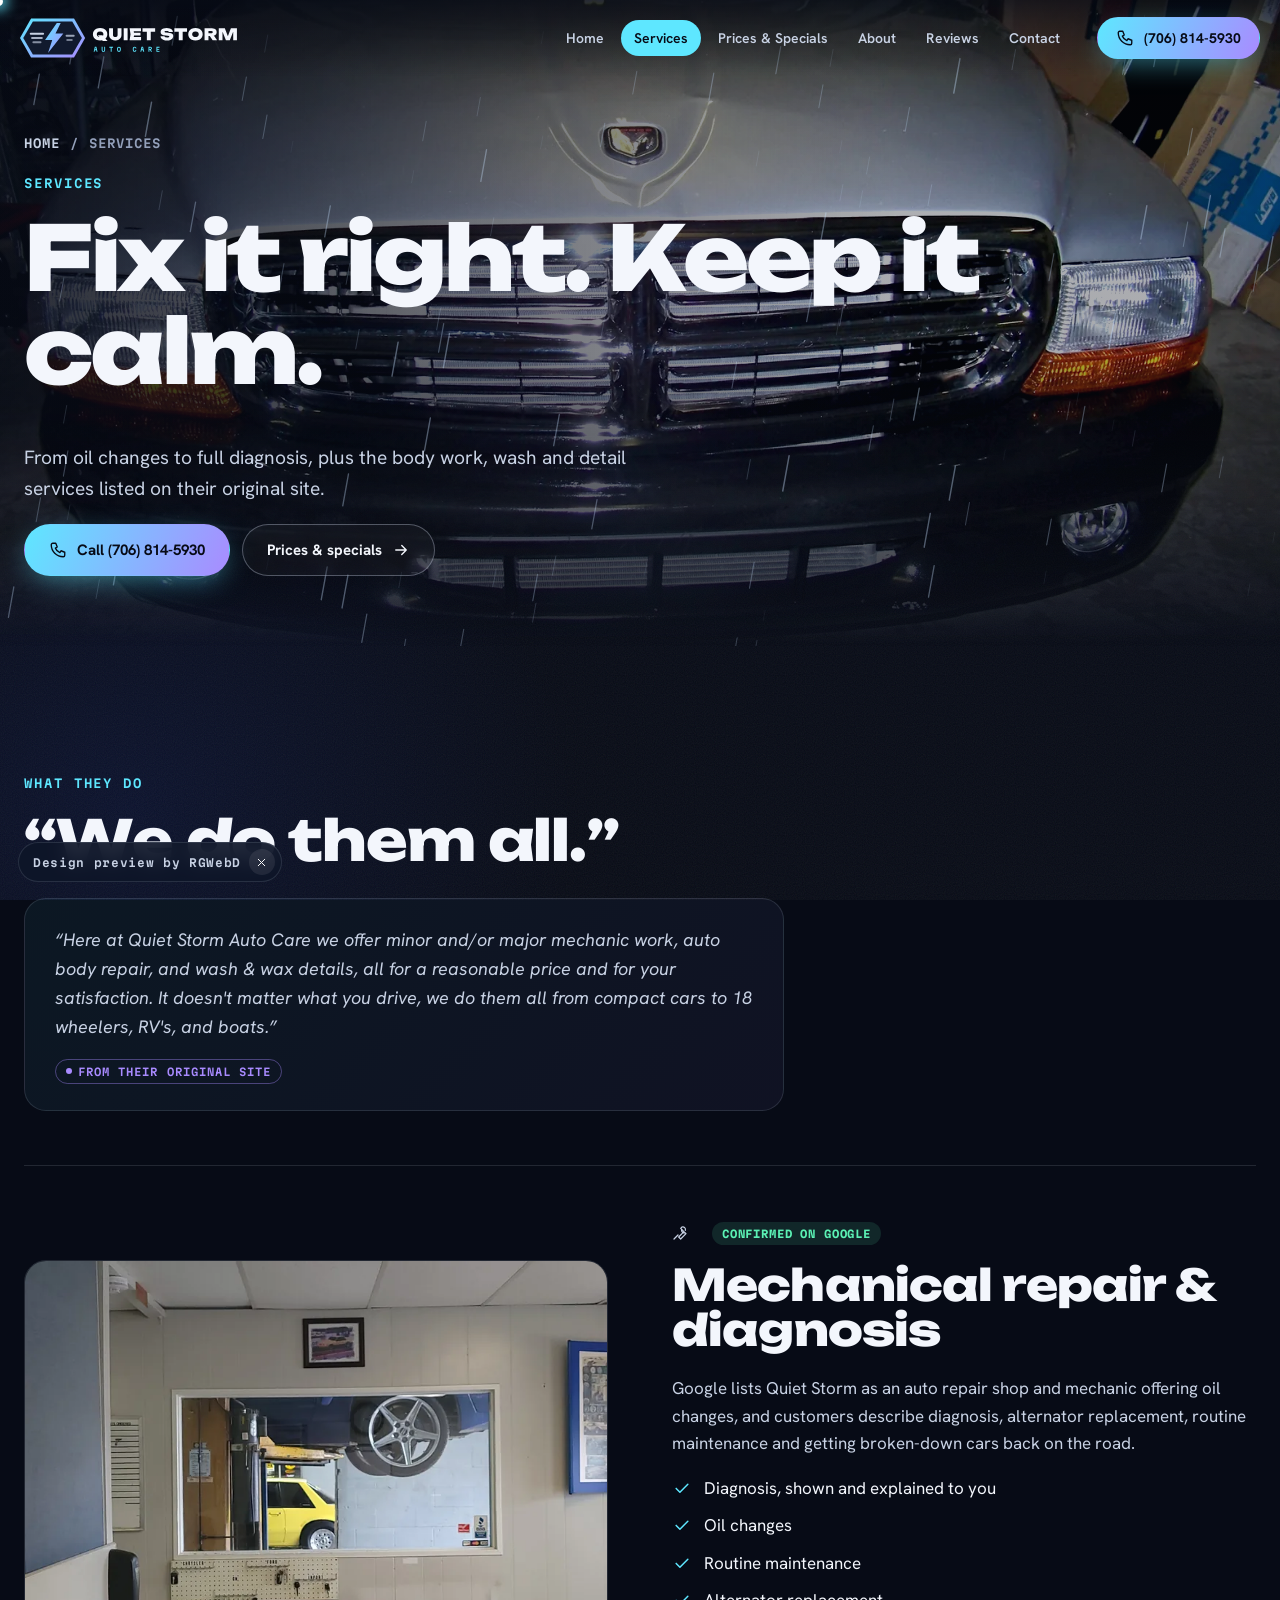
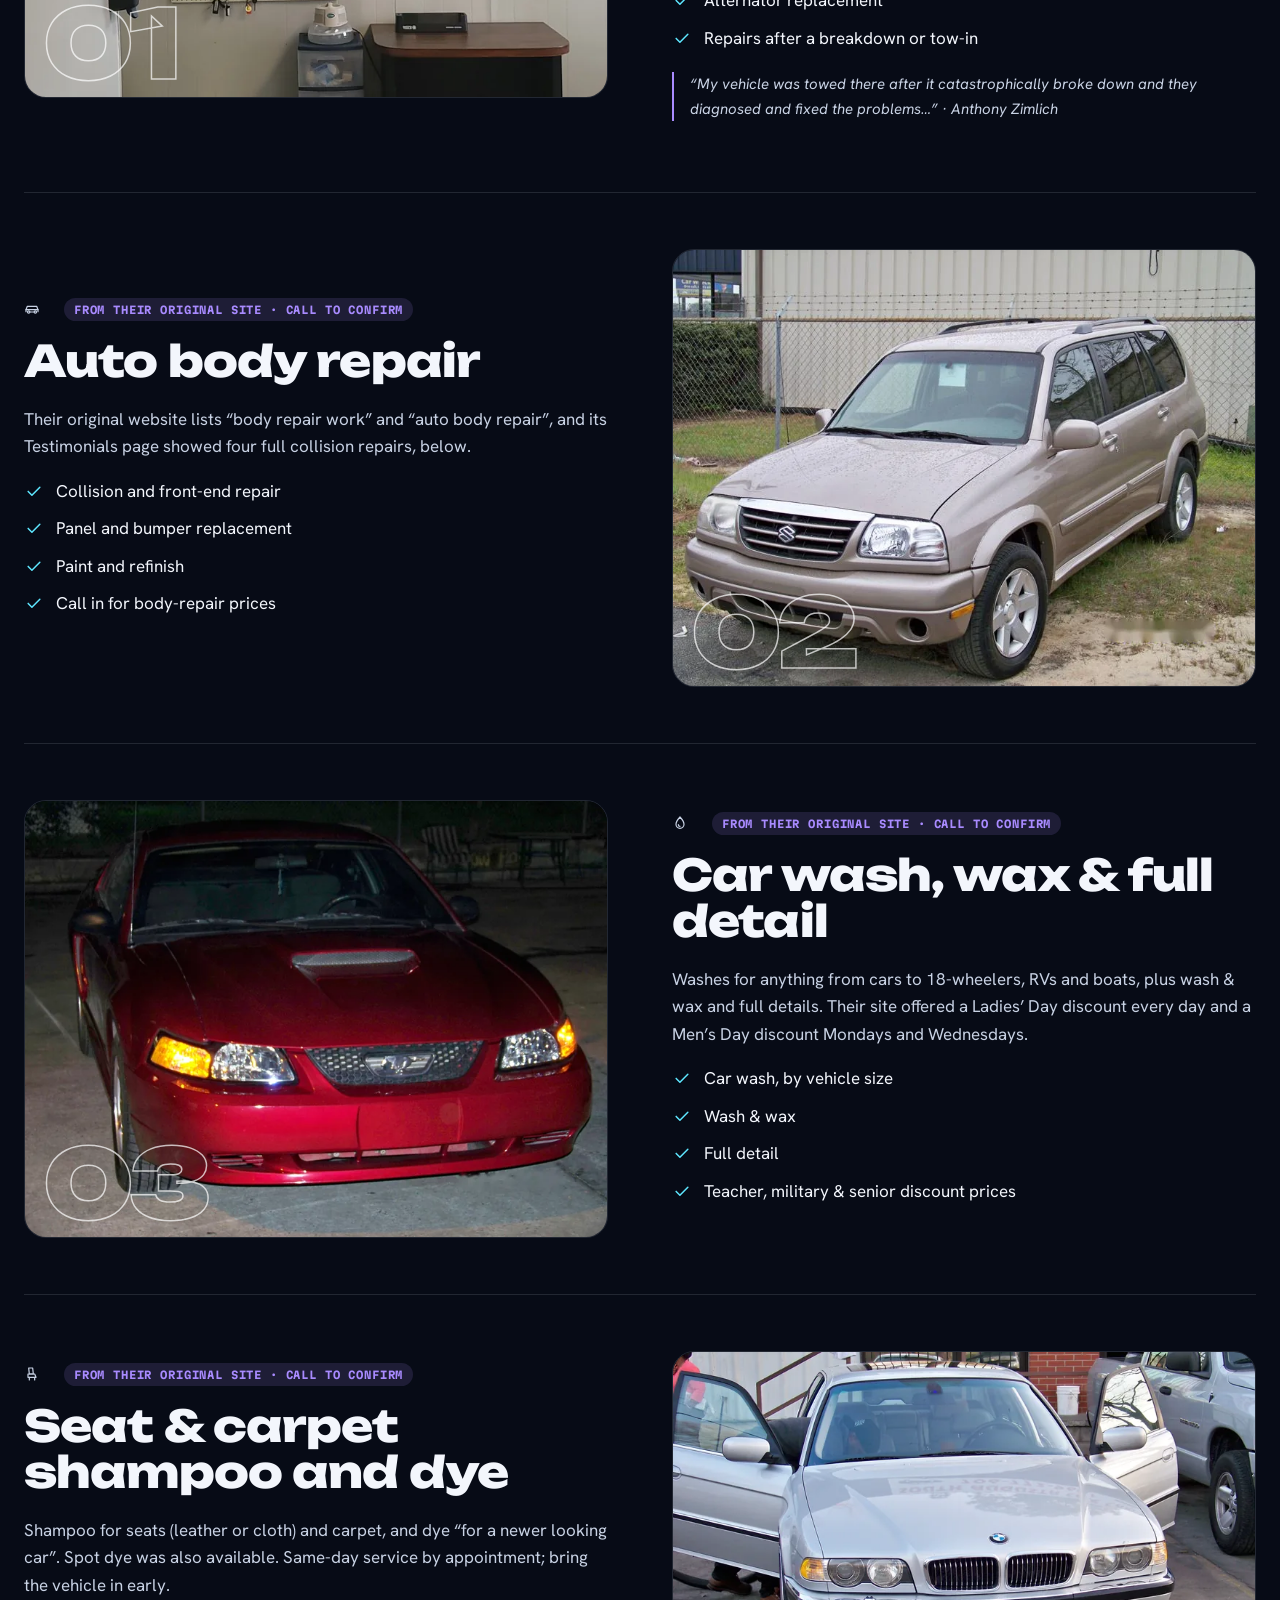
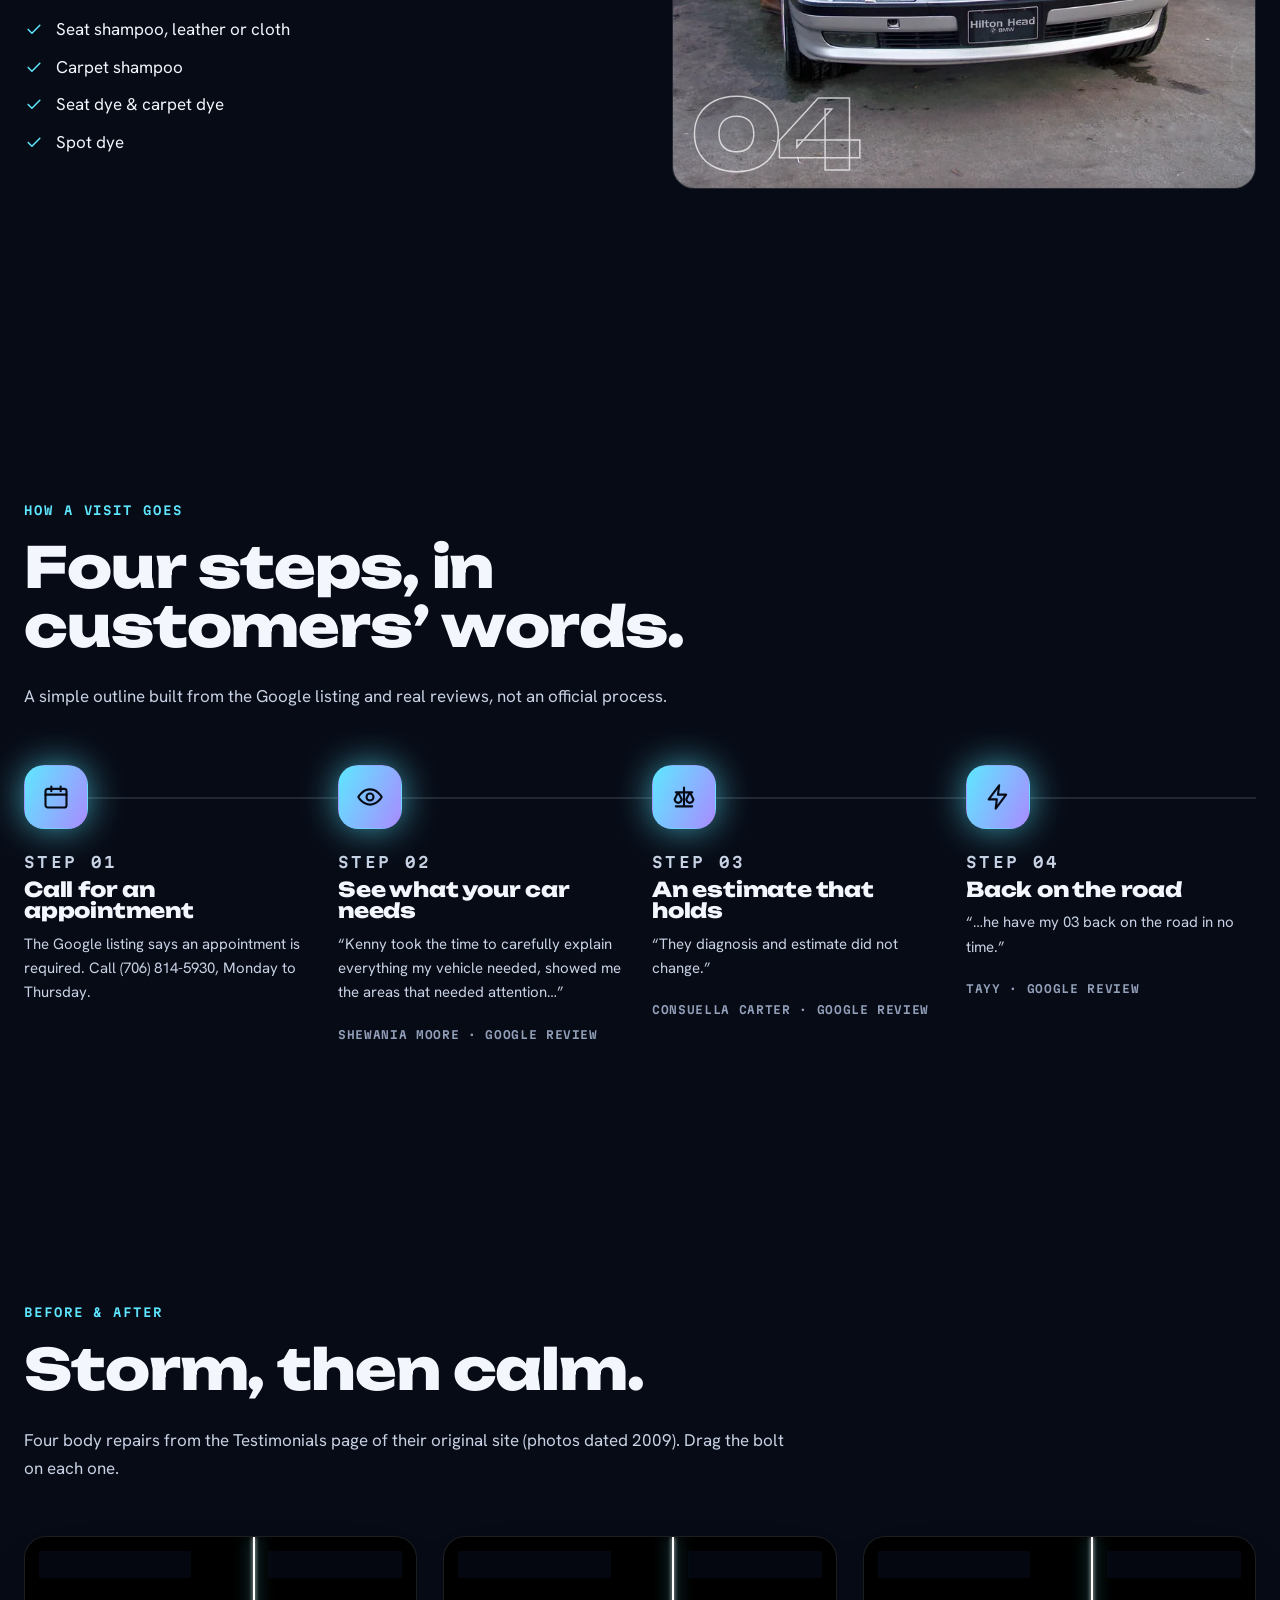
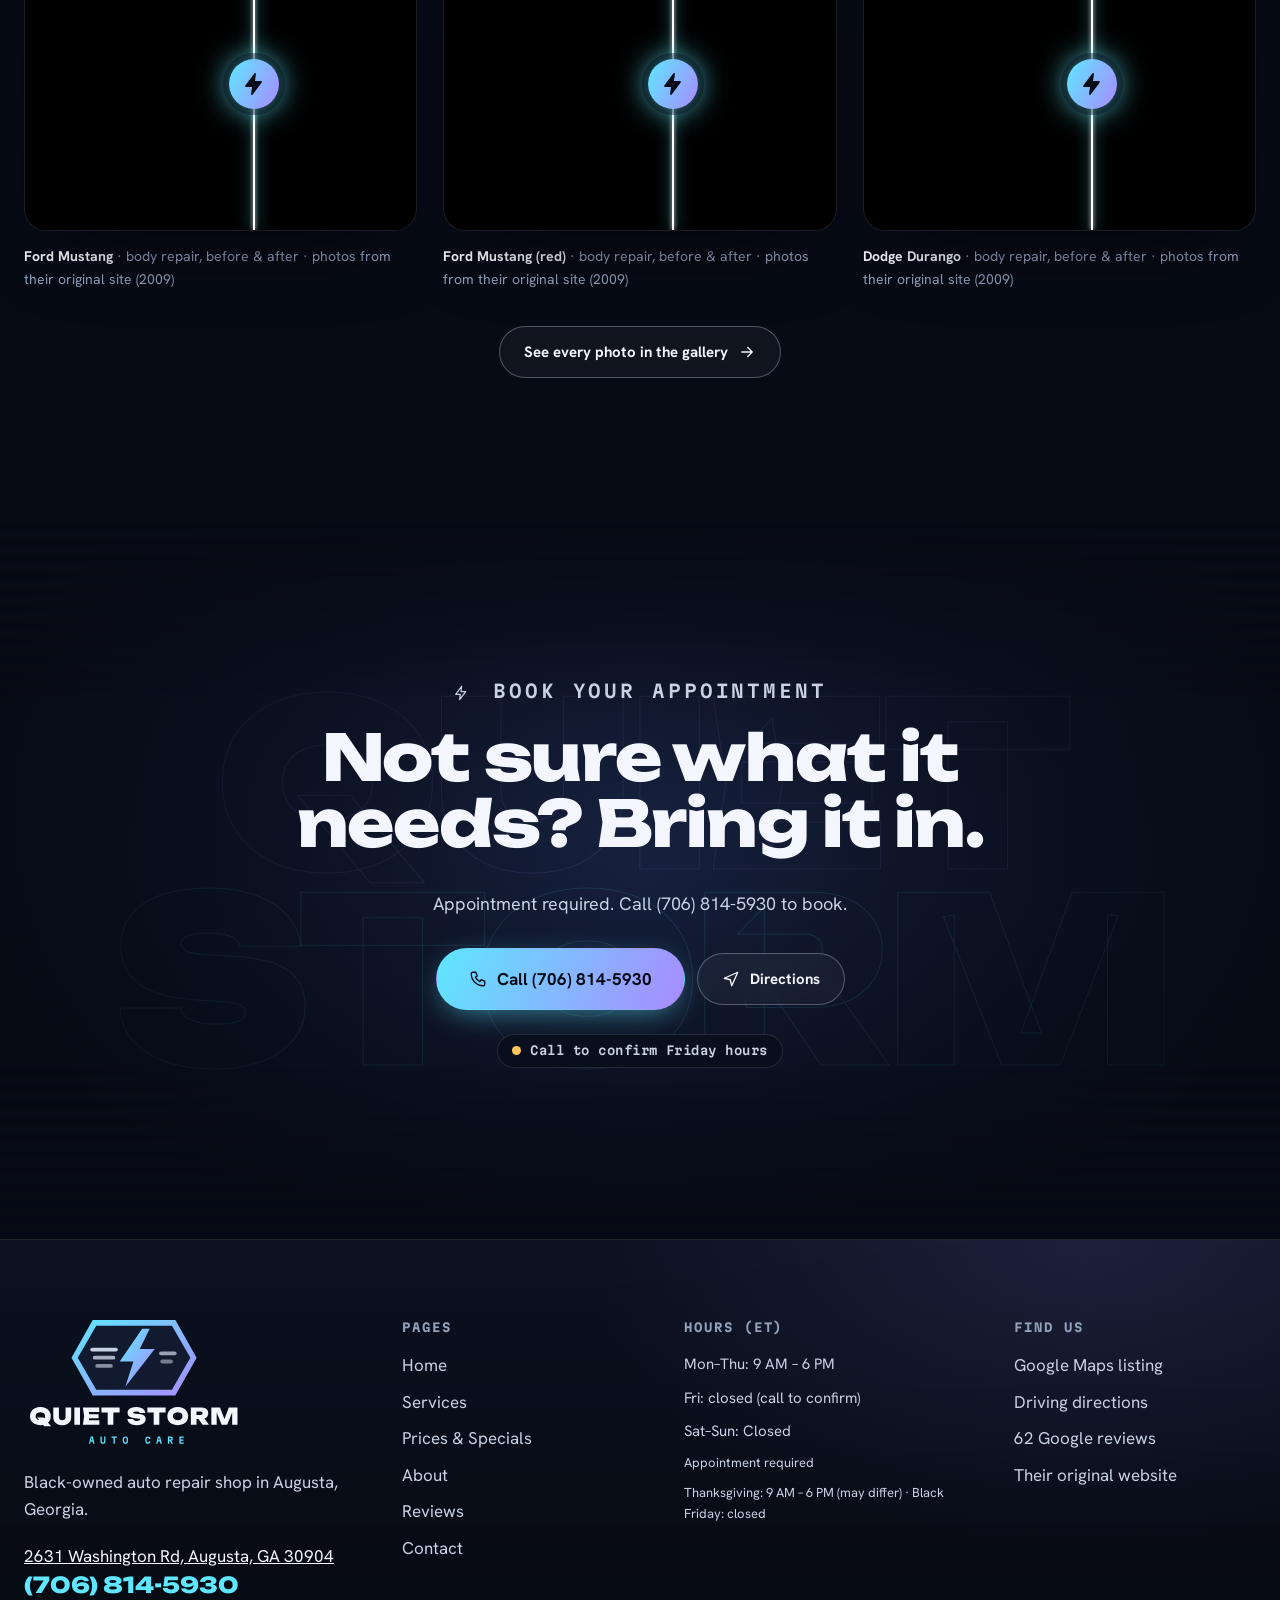
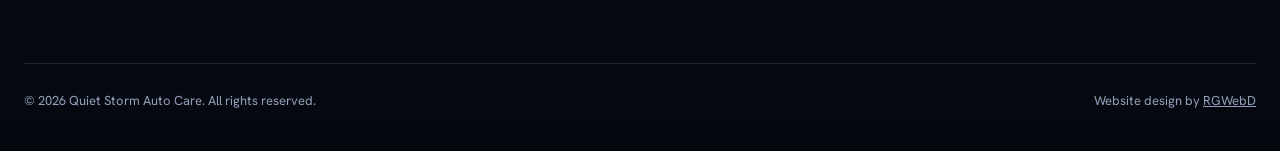
<file: services.html>
<!doctype html><html lang="en"><head><meta charset="utf-8"><meta name="viewport" content="width=device-width,initial-scale=1,viewport-fit=cover">
<title>Services: Mechanical, Body Repair, Wash &amp; Detail · Quiet Storm Auto Care, Augusta GA</title><meta name="description" content="Auto repair and diagnosis, oil changes and routine maintenance at Quiet Storm Auto Care in Augusta, GA, plus the body repair, wash, detail and interior services from their original site."><link rel="canonical" href="https://rgwebd.github.io/quietstormautocare/services.html"><meta name="robots" content="index,follow">
<meta name="theme-color" content="#070B16"><meta property="og:type" content="website"><meta property="og:site_name" content="Quiet Storm Auto Care"><meta property="og:title" content="Services: Mechanical, Body Repair, Wash &amp; Detail · Quiet Storm Auto Care, Augusta GA"><meta property="og:description" content="Auto repair and diagnosis, oil changes and routine maintenance at Quiet Storm Auto Care in Augusta, GA, plus the body repair, wash, detail and interior services from their original site."><meta property="og:url" content="https://rgwebd.github.io/quietstormautocare/services.html"><meta property="og:image" content="https://rgwebd.github.io/quietstormautocare/assets/og-image.jpg"><meta property="og:image:width" content="1200"><meta property="og:image:height" content="630">
<meta name="twitter:card" content="summary_large_image"><meta name="twitter:title" content="Services: Mechanical, Body Repair, Wash &amp; Detail · Quiet Storm Auto Care, Augusta GA"><meta name="twitter:description" content="Auto repair and diagnosis, oil changes and routine maintenance at Quiet Storm Auto Care in Augusta, GA, plus the body repair, wash, detail and interior services from their original site."><meta name="twitter:image" content="https://rgwebd.github.io/quietstormautocare/assets/og-image.jpg">
<link rel="icon" href="favicon.ico" sizes="any"><link rel="icon" href="assets/qs-favicon.svg" type="image/svg+xml"><link rel="apple-touch-icon" href="apple-touch-icon.png"><link rel="manifest" href="assets/site.webmanifest">
<link rel="preload" href="assets/fonts/unbounded.woff2" as="font" type="font/woff2" crossorigin><link rel="preload" href="assets/fonts/hanken.woff2" as="font" type="font/woff2" crossorigin>
<link rel="stylesheet" href="assets/styles.css"><script type="application/ld+json">{"@context": "https://schema.org", "@type": "AutoRepair", "@id": "https://rgwebd.github.io/quietstormautocare/#business", "name": "Quiet Storm Auto Care", "url": "https://rgwebd.github.io/quietstormautocare/", "telephone": "+1-706-814-5930", "image": ["https://rgwebd.github.io/quietstormautocare/assets/img/g01-1600.webp", "https://rgwebd.github.io/quietstormautocare/assets/img/g02-1600.webp"], "logo": "https://rgwebd.github.io/quietstormautocare/assets/favicon-512.png", "address": {"@type": "PostalAddress", "streetAddress": "2631 Washington Rd", "addressLocality": "Augusta", "addressRegion": "GA", "postalCode": "30904", "addressCountry": "US"}, "geo": {"@type": "GeoCoordinates", "latitude": 33.507883, "longitude": -82.0210233}, "hasMap": "https://www.google.com/maps/place/Quiet+Storm+Auto+Care/@33.507883,-82.0235982,17z/data=!3m1!4b1!4m6!3m5!1s0x88f9ce459afcd905:0xd98d9d6b90d55803!8m2!3d33.507883!4d-82.0210233!16s%2Fg%2F1tkb5z5v", "sameAs": ["https://www.google.com/maps/place/Quiet+Storm+Auto+Care/@33.507883,-82.0235982,17z/data=!3m1!4b1!4m6!3m5!1s0x88f9ce459afcd905:0xd98d9d6b90d55803!8m2!3d33.507883!4d-82.0210233!16s%2Fg%2F1tkb5z5v", "https://quietstormautocare.yolasite.com/"], "openingHoursSpecification": [{"@type": "OpeningHoursSpecification", "dayOfWeek": ["Monday", "Tuesday", "Wednesday", "Thursday"], "opens": "09:00", "closes": "18:00"}, {"@type": "OpeningHoursSpecification", "dayOfWeek": ["Saturday", "Sunday"], "opens": "00:00", "closes": "00:00"}], "specialOpeningHoursSpecification": [{"@type": "OpeningHoursSpecification", "validFrom": "2026-11-26", "validThrough": "2026-11-26", "opens": "09:00", "closes": "18:00"}, {"@type": "OpeningHoursSpecification", "validFrom": "2026-11-27", "validThrough": "2026-11-27", "opens": "00:00", "closes": "00:00"}], "paymentAccepted": "Credit card, Debit card, NFC mobile payments", "amenityFeature": [{"@type": "LocationFeatureSpecification", "name": "Wheelchair-accessible entrance", "value": true}, {"@type": "LocationFeatureSpecification", "name": "Wheelchair-accessible parking lot", "value": true}, {"@type": "LocationFeatureSpecification", "name": "Restroom", "value": true}, {"@type": "LocationFeatureSpecification", "name": "Gender-neutral restroom", "value": true}, {"@type": "LocationFeatureSpecification", "name": "Black-owned business", "value": true}, {"@type": "LocationFeatureSpecification", "name": "Appointment required", "value": true}], "aggregateRating": {"@type": "AggregateRating", "ratingValue": "4.9", "reviewCount": 62, "bestRating": "5", "worstRating": "1"}, "makesOffer": [{"@type": "Offer", "itemOffered": {"@type": "Service", "name": "Mechanical auto repair"}}, {"@type": "Offer", "itemOffered": {"@type": "Service", "name": "Diagnostics"}}, {"@type": "Offer", "itemOffered": {"@type": "Service", "name": "Oil change"}}, {"@type": "Offer", "itemOffered": {"@type": "Service", "name": "Routine maintenance"}}, {"@type": "Offer", "itemOffered": {"@type": "Service", "name": "Alternator replacement"}}]}</script><script type="application/ld+json">{"@context": "https://schema.org", "@type": "BreadcrumbList", "itemListElement": [{"@type": "ListItem", "position": 1, "name": "Home", "item": "https://rgwebd.github.io/quietstormautocare/"}, {"@type": "ListItem", "position": 2, "name": "Services", "item": "https://rgwebd.github.io/quietstormautocare/services.html"}]}</script></head><body class="">
<a class="skip" href="#main">Skip to content</a><div class="charge" aria-hidden="true"><i></i></div>
<header class="hdr"><div class="wrap"><a class="brand" href="index.html" aria-label="Quiet Storm Auto Care home"><img src="assets/qs-horizontal-dark-bg.svg" width="608" height="116" alt="Quiet Storm Auto Care"></a>
<nav class="nav" aria-label="Main"><a href="index.html">Home</a><a href="services.html" aria-current="page">Services</a><a href="prices.html">Prices &amp; Specials</a><a href="about.html">About</a><a href="reviews.html">Reviews</a><a href="contact.html">Contact</a></nav><div class="hdr-cta"><span class="status" data-status><i></i><span>Mon–Thu 9 AM–6 PM ET · by appointment</span></span><a class="btn sm mag call" href="tel:+17068145930"><svg viewBox="0 0 24 24" fill="none" stroke="currentColor" stroke-width="1.8" stroke-linecap="round" stroke-linejoin="round" aria-hidden="true"><path d="M5 3h4l2 5-2.5 1.5a11 11 0 0 0 6 6L16 13l5 2v4a2 2 0 0 1-2 2A16 16 0 0 1 3 5a2 2 0 0 1 2-2z"/></svg><span class="lbl">(706) 814-5930</span></a></div>
<button class="burger" type="button" aria-expanded="false" aria-controls="mnav" aria-label="Open menu"><span></span><span></span></button></div></header>
<nav class="mnav" id="mnav" aria-label="Mobile" aria-hidden="true"><div class="mnav-links"><a href="index.html">Home</a><a href="services.html" aria-current="page">Services</a><a href="prices.html">Prices &amp; Specials</a><a href="about.html">About</a><a href="reviews.html">Reviews</a><a href="contact.html">Contact</a></div><div class="ctas"><a class="btn mag call " href="tel:+17068145930"><svg viewBox="0 0 24 24" fill="none" stroke="currentColor" stroke-width="1.8" stroke-linecap="round" stroke-linejoin="round" aria-hidden="true"><path d="M5 3h4l2 5-2.5 1.5a11 11 0 0 0 6 6L16 13l5 2v4a2 2 0 0 1-2 2A16 16 0 0 1 3 5a2 2 0 0 1 2-2z"/></svg><span class="lbl">Call (706) 814-5930</span></a><a class="btn mag ghost" href="https://www.google.com/maps/dir/?api=1&destination=Quiet+Storm+Auto+Care%2C+2631+Washington+Rd%2C+Augusta%2C+GA+30904" target="_blank" rel="noopener"><svg viewBox="0 0 24 24" fill="none" stroke="currentColor" stroke-width="1.8" stroke-linecap="round" stroke-linejoin="round" aria-hidden="true"><path d="M3 11l18-8-8 18-2-8z"/></svg><span class="lbl">Directions</span></a></div><p><span class="status" data-status><i></i><span>Mon–Thu 9 AM–6 PM ET · by appointment</span></span></p></nav><main id="main"><section class="phero"><div class="phero-bg"><img src="assets/img/y0291-1600.webp" srcset="assets/img/y0291-800.webp 800w, assets/img/y0291-1600.webp 1600w" sizes="100vw" width="1600" height="1200" alt="Dodge Durango after repair, chrome grille close-up" fetchpriority="high" decoding="async"></div><canvas class="rain" aria-hidden="true"></canvas><div class="flash" aria-hidden="true"></div>
<div class="wrap phero-in"><nav class="crumbs" aria-label="Breadcrumb"><a href="index.html">Home</a><span aria-hidden="true">/</span><span aria-current="page">Services</span></nav><p class="kicker">Services</p><h1 class="split-h">Fix it right. Keep it calm.</h1><p class="lead">From oil changes to full diagnosis, plus the body work, wash and detail services listed on their original site.</p><div class="ctas"><a class="btn mag call " href="tel:+17068145930"><svg viewBox="0 0 24 24" fill="none" stroke="currentColor" stroke-width="1.8" stroke-linecap="round" stroke-linejoin="round" aria-hidden="true"><path d="M5 3h4l2 5-2.5 1.5a11 11 0 0 0 6 6L16 13l5 2v4a2 2 0 0 1-2 2A16 16 0 0 1 3 5a2 2 0 0 1 2-2z"/></svg><span class="lbl">Call (706) 814-5930</span></a><a class="btn mag ghost" href="prices.html"><span class="lbl">Prices &amp; specials</span><svg viewBox="0 0 24 24" fill="none" stroke="currentColor" stroke-width="1.8" stroke-linecap="round" stroke-linejoin="round" aria-hidden="true"><path d="M5 12h14M13 6l6 6-6 6"/></svg></a></div></div></section>
<section class="sec"><div class="wrap"><div class="sec-h" data-r><p class="kicker">What they do</p><h2 class="split-h">“We do them all.”</h2><blockquote class="yq"><p>“Here at Quiet Storm Auto Care we offer minor and/or major mechanic work, auto body repair, and wash &amp; wax details, all for a reasonable price and for your satisfaction. It doesn&#x27;t matter what you drive, we do them all from compact cars to 18 wheelers, RV&#x27;s, and boats.”</p><footer><span class="src-chip" title="Taken from their original Yola website">From their original site</span></footer></blockquote></div><section class="svc" id="mech" data-r><div class="svc-img tilt"><img src="assets/img/g05-1600.webp" srcset="assets/img/g05-800.webp 800w, assets/img/g05-1600.webp 1600w" sizes="(max-width:900px) 100vw, 45vw" width="1600" height="1200" alt="Waiting room window looking out into the service bay, with a lift and a yellow car inside" loading="lazy" decoding="async"><span class="svc-n" aria-hidden="true">01</span></div>
<div class="svc-tx"><p class="kicker"><svg viewBox="0 0 24 24" fill="none" stroke="currentColor" stroke-width="1.8" stroke-linecap="round" stroke-linejoin="round" aria-hidden="true"><path d="M14.5 6.5a4 4 0 0 0 5 5L21 13l-8 8-3-3 8-8M14.5 6.5L13 5l2-2a4 4 0 0 1 5 5"/><path d="M14.5 6.5l3 3"/><path d="M3 21l6-6"/></svg> <span class="badge ok">Confirmed on Google</span></p><h2>Mechanical repair &amp; diagnosis</h2><p>Google lists Quiet Storm as an auto repair shop and mechanic offering oil changes, and customers describe diagnosis, alternator replacement, routine maintenance and getting broken-down cars back on the road.</p><ul class="ticks"><li><svg viewBox="0 0 24 24" fill="none" stroke="currentColor" stroke-width="1.8" stroke-linecap="round" stroke-linejoin="round" aria-hidden="true"><path d="M5 12.5l4.5 4.5L19 7.5"/></svg>Diagnosis, shown and explained to you</li><li><svg viewBox="0 0 24 24" fill="none" stroke="currentColor" stroke-width="1.8" stroke-linecap="round" stroke-linejoin="round" aria-hidden="true"><path d="M5 12.5l4.5 4.5L19 7.5"/></svg>Oil changes</li><li><svg viewBox="0 0 24 24" fill="none" stroke="currentColor" stroke-width="1.8" stroke-linecap="round" stroke-linejoin="round" aria-hidden="true"><path d="M5 12.5l4.5 4.5L19 7.5"/></svg>Routine maintenance</li><li><svg viewBox="0 0 24 24" fill="none" stroke="currentColor" stroke-width="1.8" stroke-linecap="round" stroke-linejoin="round" aria-hidden="true"><path d="M5 12.5l4.5 4.5L19 7.5"/></svg>Alternator replacement</li><li><svg viewBox="0 0 24 24" fill="none" stroke="currentColor" stroke-width="1.8" stroke-linecap="round" stroke-linejoin="round" aria-hidden="true"><path d="M5 12.5l4.5 4.5L19 7.5"/></svg>Repairs after a breakdown or tow-in</li></ul><p class="pull">“My vehicle was towed there after it catastrophically broke down and they diagnosed and fixed the problems…” · Anthony Zimlich</p></div></section><section class="svc" id="body" data-r><div class="svc-img tilt"><img src="assets/img/y0424-800.webp" width="800" height="600" alt="Suzuki Grand Vitara after repair, three-quarter view in daylight" loading="lazy" decoding="async"><span class="svc-n" aria-hidden="true">02</span></div>
<div class="svc-tx"><p class="kicker"><svg viewBox="0 0 24 24" fill="none" stroke="currentColor" stroke-width="1.8" stroke-linecap="round" stroke-linejoin="round" aria-hidden="true"><path d="M3 16v-3l2-5h14l2 5v3"/><path d="M3 13h18"/><circle cx="7" cy="16.5" r="1.8"/><circle cx="17" cy="16.5" r="1.8"/><path d="M9 16.5h6"/></svg> <span class="badge old">From their original site · call to confirm</span></p><h2>Auto body repair</h2><p>Their original website lists “body repair work” and “auto body repair”, and its Testimonials page showed four full collision repairs, below.</p><ul class="ticks"><li><svg viewBox="0 0 24 24" fill="none" stroke="currentColor" stroke-width="1.8" stroke-linecap="round" stroke-linejoin="round" aria-hidden="true"><path d="M5 12.5l4.5 4.5L19 7.5"/></svg>Collision and front-end repair</li><li><svg viewBox="0 0 24 24" fill="none" stroke="currentColor" stroke-width="1.8" stroke-linecap="round" stroke-linejoin="round" aria-hidden="true"><path d="M5 12.5l4.5 4.5L19 7.5"/></svg>Panel and bumper replacement</li><li><svg viewBox="0 0 24 24" fill="none" stroke="currentColor" stroke-width="1.8" stroke-linecap="round" stroke-linejoin="round" aria-hidden="true"><path d="M5 12.5l4.5 4.5L19 7.5"/></svg>Paint and refinish</li><li><svg viewBox="0 0 24 24" fill="none" stroke="currentColor" stroke-width="1.8" stroke-linecap="round" stroke-linejoin="round" aria-hidden="true"><path d="M5 12.5l4.5 4.5L19 7.5"/></svg>Call in for body-repair prices</li></ul></div></section><section class="svc" id="wash" data-r><div class="svc-img tilt"><img src="assets/img/y0433-1600.webp" srcset="assets/img/y0433-800.webp 800w, assets/img/y0433-1600.webp 1600w" sizes="(max-width:900px) 100vw, 45vw" width="1600" height="1200" alt="Red Ford Mustang after repair, glossy red paint" loading="lazy" decoding="async"><span class="svc-n" aria-hidden="true">03</span></div>
<div class="svc-tx"><p class="kicker"><svg viewBox="0 0 24 24" fill="none" stroke="currentColor" stroke-width="1.8" stroke-linecap="round" stroke-linejoin="round" aria-hidden="true"><path d="M12 3s6 6.5 6 11a6 6 0 0 1-12 0c0-4.5 6-11 6-11z"/><path d="M9.5 14.5a2.5 2.5 0 0 0 2.5 2.5"/></svg> <span class="badge old">From their original site · call to confirm</span></p><h2>Car wash, wax &amp; full detail</h2><p>Washes for anything from cars to 18-wheelers, RVs and boats, plus wash &amp; wax and full details. Their site offered a Ladies’ Day discount every day and a Men’s Day discount Mondays and Wednesdays.</p><ul class="ticks"><li><svg viewBox="0 0 24 24" fill="none" stroke="currentColor" stroke-width="1.8" stroke-linecap="round" stroke-linejoin="round" aria-hidden="true"><path d="M5 12.5l4.5 4.5L19 7.5"/></svg>Car wash, by vehicle size</li><li><svg viewBox="0 0 24 24" fill="none" stroke="currentColor" stroke-width="1.8" stroke-linecap="round" stroke-linejoin="round" aria-hidden="true"><path d="M5 12.5l4.5 4.5L19 7.5"/></svg>Wash &amp; wax</li><li><svg viewBox="0 0 24 24" fill="none" stroke="currentColor" stroke-width="1.8" stroke-linecap="round" stroke-linejoin="round" aria-hidden="true"><path d="M5 12.5l4.5 4.5L19 7.5"/></svg>Full detail</li><li><svg viewBox="0 0 24 24" fill="none" stroke="currentColor" stroke-width="1.8" stroke-linecap="round" stroke-linejoin="round" aria-hidden="true"><path d="M5 12.5l4.5 4.5L19 7.5"/></svg>Teacher, military &amp; senior discount prices</li></ul></div></section><section class="svc" id="interior" data-r><div class="svc-img tilt"><img src="assets/img/y0270-1600.webp" srcset="assets/img/y0270-800.webp 800w, assets/img/y0270-1600.webp 1600w" sizes="(max-width:900px) 100vw, 45vw" width="1600" height="1200" alt="Silver BMW sedan photographed at the shop (from their original site)" loading="lazy" decoding="async"><span class="svc-n" aria-hidden="true">04</span></div>
<div class="svc-tx"><p class="kicker"><svg viewBox="0 0 24 24" fill="none" stroke="currentColor" stroke-width="1.8" stroke-linecap="round" stroke-linejoin="round" aria-hidden="true"><path d="M7 3h6l1 9H8z"/><path d="M6 12h10l2 5H6z"/><path d="M8 17v4M16 17v4"/></svg> <span class="badge old">From their original site · call to confirm</span></p><h2>Seat &amp; carpet shampoo and dye</h2><p>Shampoo for seats (leather or cloth) and carpet, and dye “for a newer looking car”. Spot dye was also available. Same-day service by appointment; bring the vehicle in early.</p><ul class="ticks"><li><svg viewBox="0 0 24 24" fill="none" stroke="currentColor" stroke-width="1.8" stroke-linecap="round" stroke-linejoin="round" aria-hidden="true"><path d="M5 12.5l4.5 4.5L19 7.5"/></svg>Seat shampoo, leather or cloth</li><li><svg viewBox="0 0 24 24" fill="none" stroke="currentColor" stroke-width="1.8" stroke-linecap="round" stroke-linejoin="round" aria-hidden="true"><path d="M5 12.5l4.5 4.5L19 7.5"/></svg>Carpet shampoo</li><li><svg viewBox="0 0 24 24" fill="none" stroke="currentColor" stroke-width="1.8" stroke-linecap="round" stroke-linejoin="round" aria-hidden="true"><path d="M5 12.5l4.5 4.5L19 7.5"/></svg>Seat dye &amp; carpet dye</li><li><svg viewBox="0 0 24 24" fill="none" stroke="currentColor" stroke-width="1.8" stroke-linecap="round" stroke-linejoin="round" aria-hidden="true"><path d="M5 12.5l4.5 4.5L19 7.5"/></svg>Spot dye</li></ul></div></section></div></section>
<section class="sec visit"><div class="wrap"><div class="sec-h" data-r><p class="kicker">How a visit goes</p><h2 class="split-h">Four steps, in customers’ words.</h2><p>A simple outline built from the Google listing and real reviews, not an official process.</p></div><ol class="tl" data-tl><span class="tl-line" aria-hidden="true"><i></i></span><li class="step"><span class="st-dot"><svg viewBox="0 0 24 24" fill="none" stroke="currentColor" stroke-width="1.8" stroke-linecap="round" stroke-linejoin="round" aria-hidden="true"><rect x="3" y="5" width="18" height="16" rx="2"/><path d="M3 10h18M8 3v4M16 3v4"/></svg></span><div><p class="st-n">Step 01</p><h3>Call for an appointment</h3><p>The Google listing says an appointment is required. Call (706) 814-5930, Monday to Thursday.</p></div></li><li class="step"><span class="st-dot"><svg viewBox="0 0 24 24" fill="none" stroke="currentColor" stroke-width="1.8" stroke-linecap="round" stroke-linejoin="round" aria-hidden="true"><path d="M2 12s3.5-6.5 10-6.5S22 12 22 12s-3.5 6.5-10 6.5S2 12 2 12z"/><circle cx="12" cy="12" r="3"/></svg></span><div><p class="st-n">Step 02</p><h3>See what your car needs</h3><p>“Kenny took the time to carefully explain everything my vehicle needed, showed me the areas that needed attention…”</p><small>Shewania Moore · Google review</small></div></li><li class="step"><span class="st-dot"><svg viewBox="0 0 24 24" fill="none" stroke="currentColor" stroke-width="1.8" stroke-linecap="round" stroke-linejoin="round" aria-hidden="true"><path d="M12 4v16M5 20h14M5 8h14M7 8l-3 6a3 3 0 0 0 6 0zM17 8l-3 6a3 3 0 0 0 6 0z"/></svg></span><div><p class="st-n">Step 03</p><h3>An estimate that holds</h3><p>“They diagnosis and estimate did not change.”</p><small>Consuella Carter · Google review</small></div></li><li class="step"><span class="st-dot"><svg viewBox="0 0 24 24" fill="none" stroke="currentColor" stroke-width="1.8" stroke-linecap="round" stroke-linejoin="round" aria-hidden="true"><path d="M13 2L4 14h7l-1 8 9-12h-7z"/></svg></span><div><p class="st-n">Step 04</p><h3>Back on the road</h3><p>“…he have my 03 back on the road in no time.”</p><small>Tayy · Google review</small></div></li></ol></div></section>
<section class="sec" id="before-after"><div class="wrap"><div class="sec-h" data-r><p class="kicker">Before &amp; after</p><h2 class="split-h">Storm, then calm.</h2><p>Four body repairs from the Testimonials page of their original site (photos dated 2009). Drag the bolt on each one.</p></div><div class="ba-grid"><figure class="ba" data-r style="--d:0ms"><div class="ba-stage" style="--x:50%"><img src="assets/img/y0476-800.webp" width="800" height="600" alt="Ford Mustang after repair, front view" loading="lazy" decoding="async" class="ba-after"><div class="ba-before"><img src="assets/img/y0468-800.webp" width="800" height="600" alt="Front of the silver Mustang with the front clip removed" loading="lazy" decoding="async"></div>
<span class="ba-tag ba-tb">Storm · before</span><span class="ba-tag ba-ta">Calm · after</span><div class="ba-line" aria-hidden="true"><span><svg viewBox="0 0 24 24" fill="none" stroke="currentColor" stroke-width="1.8" stroke-linecap="round" stroke-linejoin="round" aria-hidden="true"><path d="M13 2L4 14h7l-1 8 9-12h-7z"/></svg></span></div>
<input class="ba-range" type="range" min="0" max="100" value="50" aria-label="Drag to compare Ford Mustang before and after"></div>
<figcaption><strong>Ford Mustang</strong> · body repair, before &amp; after · photos from their original site (2009)</figcaption></figure><figure class="ba" data-r style="--d:90ms"><div class="ba-stage" style="--x:50%"><img src="assets/img/y0432-800.webp" width="800" height="600" alt="Red Ford Mustang after repair, three-quarter front view" loading="lazy" decoding="async" class="ba-after"><div class="ba-before"><img src="assets/img/yb0221-800.webp" width="800" height="600" alt="Red Ford Mustang before repair, front bumper cover removed" loading="lazy" decoding="async"></div>
<span class="ba-tag ba-tb">Storm · before</span><span class="ba-tag ba-ta">Calm · after</span><div class="ba-line" aria-hidden="true"><span><svg viewBox="0 0 24 24" fill="none" stroke="currentColor" stroke-width="1.8" stroke-linecap="round" stroke-linejoin="round" aria-hidden="true"><path d="M13 2L4 14h7l-1 8 9-12h-7z"/></svg></span></div>
<input class="ba-range" type="range" min="0" max="100" value="50" aria-label="Drag to compare Ford Mustang (red) before and after"></div>
<figcaption><strong>Ford Mustang (red)</strong> · body repair, before &amp; after · photos from their original site (2009)</figcaption></figure><figure class="ba" data-r style="--d:180ms"><div class="ba-stage" style="--x:50%"><img src="assets/img/y0287-800.webp" width="800" height="600" alt="Dodge Durango after repair, new grille and bumper, in the shop" loading="lazy" decoding="async" class="ba-after"><div class="ba-before"><img src="assets/img/y0263-800.webp" width="800" height="600" alt="Dodge Durango before repair, with the front bumper and grille removed" loading="lazy" decoding="async"></div>
<span class="ba-tag ba-tb">Storm · before</span><span class="ba-tag ba-ta">Calm · after</span><div class="ba-line" aria-hidden="true"><span><svg viewBox="0 0 24 24" fill="none" stroke="currentColor" stroke-width="1.8" stroke-linecap="round" stroke-linejoin="round" aria-hidden="true"><path d="M13 2L4 14h7l-1 8 9-12h-7z"/></svg></span></div>
<input class="ba-range" type="range" min="0" max="100" value="50" aria-label="Drag to compare Dodge Durango before and after"></div>
<figcaption><strong>Dodge Durango</strong> · body repair, before &amp; after · photos from their original site (2009)</figcaption></figure></div>
<p class="center"><a class="btn mag ghost" href="about.html#gallery"><span class="lbl">See every photo in the gallery</span><svg viewBox="0 0 24 24" fill="none" stroke="currentColor" stroke-width="1.8" stroke-linecap="round" stroke-linejoin="round" aria-hidden="true"><path d="M5 12h14M13 6l6 6-6 6"/></svg></a></p></div></section>
<section class="cta-band"><div class="cta-bg cta-graphic" aria-hidden="true"><span>QUIET</span><span>STORM</span></div><canvas class="rain" aria-hidden="true"></canvas><div class="flash" aria-hidden="true"></div><div class="wrap cta-in" data-r>
<p class="kicker"><svg viewBox="0 0 24 24" fill="none" stroke="currentColor" stroke-width="1.8" stroke-linecap="round" stroke-linejoin="round" aria-hidden="true"><path d="M13 2L4 14h7l-1 8 9-12h-7z"/></svg> Book your appointment</p><h2>Not sure what it needs? Bring it in.</h2><p>Appointment required. Call (706) 814-5930 to book.</p><div class="ctas"><a class="btn mag call xl" href="tel:+17068145930"><svg viewBox="0 0 24 24" fill="none" stroke="currentColor" stroke-width="1.8" stroke-linecap="round" stroke-linejoin="round" aria-hidden="true"><path d="M5 3h4l2 5-2.5 1.5a11 11 0 0 0 6 6L16 13l5 2v4a2 2 0 0 1-2 2A16 16 0 0 1 3 5a2 2 0 0 1 2-2z"/></svg><span class="lbl">Call (706) 814-5930</span></a><a class="btn mag ghost" href="https://www.google.com/maps/dir/?api=1&destination=Quiet+Storm+Auto+Care%2C+2631+Washington+Rd%2C+Augusta%2C+GA+30904" target="_blank" rel="noopener"><svg viewBox="0 0 24 24" fill="none" stroke="currentColor" stroke-width="1.8" stroke-linecap="round" stroke-linejoin="round" aria-hidden="true"><path d="M3 11l18-8-8 18-2-8z"/></svg><span class="lbl">Directions</span></a></div><p class="cta-status"><span class="status" data-status><i></i><span>Mon–Thu 9 AM–6 PM ET · by appointment</span></span></p></div></section></main><footer class="ftr"><div class="ftr-sky" aria-hidden="true"></div><div class="wrap"><div class="fgrid">
<div class="fbrand"><img src="assets/qs-stacked-dark-bg.svg" width="300" height="250" alt="Quiet Storm Auto Care" loading="lazy"><p>Black-owned auto repair shop in Augusta, Georgia.</p>
<address><a href="https://www.google.com/maps/dir/?api=1&destination=Quiet+Storm+Auto+Care%2C+2631+Washington+Rd%2C+Augusta%2C+GA+30904" target="_blank" rel="noopener">2631 Washington Rd, Augusta, GA 30904</a><br><a class="fphone" href="tel:+17068145930">(706) 814-5930</a></address></div>
<div><h2 class="fh">Pages</h2><ul><li><a href="index.html">Home</a></li><li><a href="services.html">Services</a></li><li><a href="prices.html">Prices &amp; Specials</a></li><li><a href="about.html">About</a></li><li><a href="reviews.html">Reviews</a></li><li><a href="contact.html">Contact</a></li></ul></div>
<div><h2 class="fh">Hours (ET)</h2><ul class="fhours"><li>Mon–Thu: 9 AM – 6 PM</li><li>Fri: closed (call to confirm)</li><li>Sat–Sun: Closed</li><li class="muted">Appointment required</li><li class="muted">Thanksgiving: 9 AM – 6 PM (may differ) · Black Friday: closed</li></ul></div>
<div><h2 class="fh">Find us</h2><ul><li><a href="https://www.google.com/maps/place/Quiet+Storm+Auto+Care/@33.507883,-82.0235982,17z/data=!3m1!4b1!4m6!3m5!1s0x88f9ce459afcd905:0xd98d9d6b90d55803!8m2!3d33.507883!4d-82.0210233!16s%2Fg%2F1tkb5z5v" target="_blank" rel="noopener">Google Maps listing</a></li><li><a href="https://www.google.com/maps/dir/?api=1&destination=Quiet+Storm+Auto+Care%2C+2631+Washington+Rd%2C+Augusta%2C+GA+30904" target="_blank" rel="noopener">Driving directions</a></li><li><a href="reviews.html">62 Google reviews</a></li><li><a href="https://quietstormautocare.yolasite.com/" target="_blank" rel="noopener">Their original website</a></li></ul></div>
</div><div class="fbot"><p>© 2026 Quiet Storm Auto Care. All rights reserved.</p><p>Website design by <a href="https://github.com/RGWebD" target="_blank" rel="noopener">RGWebD</a></p></div></div></footer>
<div class="mbar"><a href="tel:+17068145930" class="mb-call"><svg viewBox="0 0 24 24" fill="none" stroke="currentColor" stroke-width="1.8" stroke-linecap="round" stroke-linejoin="round" aria-hidden="true"><path d="M5 3h4l2 5-2.5 1.5a11 11 0 0 0 6 6L16 13l5 2v4a2 2 0 0 1-2 2A16 16 0 0 1 3 5a2 2 0 0 1 2-2z"/></svg><span>Call now</span></a><a href="https://www.google.com/maps/dir/?api=1&destination=Quiet+Storm+Auto+Care%2C+2631+Washington+Rd%2C+Augusta%2C+GA+30904" target="_blank" rel="noopener"><svg viewBox="0 0 24 24" fill="none" stroke="currentColor" stroke-width="1.8" stroke-linecap="round" stroke-linejoin="round" aria-hidden="true"><path d="M3 11l18-8-8 18-2-8z"/></svg><span>Directions</span></a></div>
<div class="demo" role="note"><span>Design preview by RGWebD</span><button type="button" aria-label="Dismiss preview note"><svg viewBox="0 0 24 24" fill="none" stroke="currentColor" stroke-width="1.8" stroke-linecap="round" stroke-linejoin="round" aria-hidden="true"><path d="M6 6l12 12M18 6L6 18"/></svg></button></div><script src="assets/script.js" defer></script></body></html>
</file>
<file: assets/styles.css>
@font-face{font-family:"Unbounded";src:url(fonts/unbounded.woff2) format("woff2");font-weight:200 900;font-display:swap}
@font-face{font-family:"Hanken";src:url(fonts/hanken.woff2) format("woff2");font-weight:100 900;font-display:swap}
@font-face{font-family:"Hanken";src:url(fonts/hanken-italic.woff2) format("woff2");font-weight:100 900;font-style:italic;font-display:swap}
@font-face{font-family:"Martian";src:url(fonts/martian.woff2) format("woff2");font-weight:100 800;font-stretch:75% 112.5%;font-display:swap}
:root{--ink:#070B16;--storm:#0E1628;--slate:#1A2540;--slate2:#26324F;--line:rgba(200,210,228,.14);--cy:#5EE7FF;--vi:#A98BFF;--rain:#C8D2E4;--mut:#93A0BA;--wh:#F3F6FC;--blue:#2443B8;--ok:#5CF2B5;--bad:#FF6B81;--amb:#FFC65C;
--grad:linear-gradient(115deg,var(--cy),var(--vi));--dsp:"Unbounded",system-ui,sans-serif;--bd:"Hanken",system-ui,sans-serif;--mono:"Martian",ui-monospace,monospace;--r:22px;--p:0;--hdr:76px}
*{box-sizing:border-box}html{scroll-behavior:smooth;-webkit-text-size-adjust:100%}
body{margin:0;background:var(--ink);color:var(--wh);font:400 17px/1.62 var(--bd);overflow-x:hidden;-webkit-font-smoothing:antialiased}
body::before{content:"";position:fixed;inset:0;z-index:-2;pointer-events:none;
 background:radial-gradient(60vw 50vh at calc(85% - var(--p)*60%) calc(8% + var(--p)*70%),hsl(calc(205 + var(--p)*65) 85% 55% / .16),transparent 70%),
 radial-gradient(50vw 60vh at calc(10% + var(--p)*50%) 90%,hsl(calc(230 + var(--p)*40) 70% 50% / .12),transparent 70%),linear-gradient(180deg,#070B16,hsl(calc(225 + var(--p)*30) 45% calc(6% + var(--p)*3%)))}
body::after{content:"";position:fixed;inset:0;z-index:-1;pointer-events:none;opacity:.07;background-image:url("data:image/svg+xml,%3Csvg xmlns='http://www.w3.org/2000/svg' width='160' height='160'%3E%3Cfilter id='n'%3E%3CfeTurbulence type='fractalNoise' baseFrequency='.9' numOctaves='2' stitchTiles='stitch'/%3E%3C/filter%3E%3Crect width='100%25' height='100%25' filter='url(%23n)'/%3E%3C/svg%3E")}
img{max-width:100%;height:auto;display:block}a{color:inherit}[hidden]{display:none!important}
.sr{position:absolute!important;width:1px;height:1px;overflow:hidden;clip:rect(0 0 0 0);white-space:nowrap}
.skip{position:fixed;left:12px;top:-60px;z-index:200;background:var(--cy);color:var(--ink);padding:10px 16px;border-radius:10px;font-weight:700;text-decoration:none}.skip:focus{top:12px}
:focus-visible{outline:2px solid var(--cy);outline-offset:3px;border-radius:6px}
.wrap{width:min(1240px,100% - 48px);margin-inline:auto}
h1,h2,h3{font-family:var(--dsp);font-weight:800;line-height:1.04;letter-spacing:-.02em;margin:0 0 .5em}
h2{font-size:clamp(30px,4.4vw,58px)}h3{font-size:clamp(18px,1.6vw,22px);letter-spacing:-.01em}.h3{font-size:22px}
p{margin:0 0 1em}.lead{font-size:clamp(17px,1.5vw,21px);color:var(--rain);max-width:620px}
.kicker{font:600 12px/1.6 var(--mono);letter-spacing:.16em;text-transform:uppercase;color:var(--cy);margin-bottom:18px}
.kicker svg{width:16px;height:16px;display:inline-block;vertical-align:-3px;margin-right:8px}.kicker .rstars{margin-right:8px;vertical-align:-2px}.kicker .badge{display:inline-block;margin-left:6px}
.center{text-align:center;margin-top:36px}.fine{font-size:13px;color:var(--mut)}.muted{color:var(--mut)}
/* charge progress */
.charge{position:fixed;inset:0 0 auto 0;height:3px;z-index:120;pointer-events:none}
.charge i{display:block;height:100%;width:calc(var(--p)*100%);background:var(--grad);box-shadow:0 0 12px var(--cy),0 0 24px var(--vi);position:relative}
.charge i::after{content:"";position:absolute;right:-3px;top:-3px;width:9px;height:9px;border-radius:50%;background:#fff;box-shadow:0 0 14px 4px var(--cy)}
/* header */
.hdr{position:fixed;inset:0 0 auto;z-index:100;height:var(--hdr);display:flex;align-items:center;transition:background .35s,box-shadow .35s,backdrop-filter .35s;background:linear-gradient(180deg,rgba(7,11,22,.75),rgba(7,11,22,0))}
.hdr.scrolled{background:rgba(9,14,28,.72);backdrop-filter:blur(16px) saturate(1.4);-webkit-backdrop-filter:blur(16px) saturate(1.4);box-shadow:0 1px 0 var(--line),0 10px 30px rgba(0,0,0,.3)}
.hdr .wrap{display:flex;align-items:center;gap:24px;width:min(1360px,100% - 40px)}
.brand img{height:42px;width:auto}
.nav{display:flex;gap:4px;margin-left:auto}
.nav a{font:600 14px var(--bd);text-decoration:none;padding:9px 13px;border-radius:999px;color:var(--rain);transition:color .2s,background .2s;white-space:nowrap}
.nav a:hover{color:#fff;background:rgba(255,255,255,.06)}.nav a[aria-current=page]{color:var(--ink);background:var(--cy)}
.hdr-cta{display:flex;align-items:center;gap:12px}.hdr-cta .status{display:none}
.burger{display:none;margin-left:auto;width:46px;height:46px;border-radius:14px;border:1px solid var(--line);background:rgba(255,255,255,.04);position:relative;cursor:pointer}
.burger span{position:absolute;left:13px;right:13px;height:2px;background:#fff;border-radius:2px;transition:transform .3s}
.burger span:first-child{top:18px}.burger span:last-child{top:26px}
.burger[aria-expanded=true] span:first-child{transform:translateY(4px) rotate(45deg)}.burger[aria-expanded=true] span:last-child{transform:translateY(-4px) rotate(-45deg)}
.mnav{position:fixed;inset:0;z-index:90;background:radial-gradient(120% 60% at 80% 0%,rgba(169,139,255,.25),transparent),rgba(7,11,22,.97);padding:calc(var(--hdr) + 24px) 24px 40px;display:flex;flex-direction:column;gap:24px;opacity:0;visibility:hidden;transition:opacity .3s,visibility .3s;overflow:auto}
.mnav.open{opacity:1;visibility:visible}
.mnav-links{display:flex;flex-direction:column}.mnav-links a{font:800 26px var(--dsp);text-decoration:none;padding:12px 0;border-bottom:1px solid var(--line)}
.mnav-links a[aria-current=page]{color:var(--cy)}.mnav .ctas{flex-direction:column}.mnav .ctas .btn{flex:none;justify-content:center}
/* buttons */
.btn{display:inline-flex;align-items:center;gap:10px;height:52px;padding:0 24px;border-radius:999px;font:700 15px var(--bd);text-decoration:none;border:1px solid transparent;cursor:pointer;transition:transform .25s cubic-bezier(.2,.8,.2,1),box-shadow .3s,background .3s,color .3s;white-space:nowrap;color:var(--wh);background:none}
.btn svg{width:18px;height:18px;flex:none}
.btn.call{background:var(--grad);color:var(--ink);box-shadow:0 8px 30px -8px rgba(94,231,255,.6)}
.btn.call:hover{box-shadow:0 10px 40px -6px rgba(169,139,255,.8),0 0 0 4px rgba(94,231,255,.15)}
.btn.call.ghost{background:rgba(255,255,255,.04);color:var(--wh);box-shadow:none}.btn.call.ghost:hover{color:var(--cy);box-shadow:none}
.btn.ghost{border-color:rgba(200,210,228,.35);background:rgba(255,255,255,.04);backdrop-filter:blur(6px)}.btn.ghost:hover{border-color:var(--cy);color:var(--cy)}
.btn.sm{height:42px;padding:0 18px;font-size:14px}.btn.xl{height:62px;padding:0 32px;font-size:17px}
.ctas{display:flex;flex-wrap:wrap;gap:12px;align-items:center}
/* status */
.status{display:inline-flex;align-items:center;gap:9px;font:600 12px/1.3 var(--mono);letter-spacing:.04em;padding:8px 14px;border-radius:999px;background:rgba(7,11,22,.55);border:1px solid var(--line);backdrop-filter:blur(8px);color:var(--rain)}
.status i{width:9px;height:9px;border-radius:50%;background:var(--mut);flex:none}
.status.open i{background:var(--ok);box-shadow:0 0 0 0 rgba(92,242,181,.7);animation:pulse 2s infinite}.status.open{color:#dffcef}
.status.closed i{background:var(--bad)}.status.unk i{background:var(--amb)}
@keyframes pulse{70%{box-shadow:0 0 0 9px rgba(92,242,181,0)}100%{box-shadow:0 0 0 0 rgba(92,242,181,0)}}
/* rain + flash */
canvas.rain{position:absolute;inset:0;width:100%;height:100%;pointer-events:none;z-index:2}
.flash{position:absolute;inset:0;z-index:3;pointer-events:none;opacity:0;background:radial-gradient(80% 70% at var(--fx,70%) 0%,rgba(220,235,255,.85),rgba(169,139,255,.25) 45%,transparent 75%);mix-blend-mode:screen}
.flash.strike{animation:strike 1.1s ease-out}
@keyframes strike{0%{opacity:0}4%{opacity:.95}9%{opacity:.15}14%{opacity:.75}22%{opacity:0}30%{opacity:.35}100%{opacity:0}}
/* intro */
.intro{position:fixed;inset:0;z-index:300;display:grid;place-items:center;transition:opacity .6s .1s,visibility .7s}
.intro.gone{opacity:0;visibility:hidden}
.intro-sky{position:absolute;inset:0;background:radial-gradient(70% 55% at 50% 30%,#1B2647,#070B16 70%)}
.intro-bolt{position:relative;width:min(34vw,190px);filter:drop-shadow(0 0 24px var(--cy))}
.intro-bolt path{fill:none;stroke:var(--cy);stroke-width:2.5;stroke-linejoin:round;stroke-dasharray:330;stroke-dashoffset:330;animation:draw .7s .15s cubic-bezier(.6,0,.3,1) forwards,boltfill .3s .8s forwards}
@keyframes draw{to{stroke-dashoffset:0}}@keyframes boltfill{to{fill:#E8FBFF}}
.intro-word{position:absolute;bottom:22vh;left:0;right:0;text-align:center;font:800 clamp(22px,4vw,40px) var(--dsp);letter-spacing:.3em;margin:0;display:flex;justify-content:center;gap:.6em}
.intro-word span{opacity:0;transform:translateY(12px);animation:rise .5s forwards}.intro-word span:first-child{animation-delay:.3s;color:transparent;-webkit-text-stroke:1.2px var(--rain)}.intro-word span:last-child{animation-delay:.55s}
@keyframes rise{to{opacity:1;transform:none}}
.intro-flash{position:absolute;inset:0;background:#EAF6FF;opacity:0;animation:iflash .5s 1.05s}
@keyframes iflash{0%{opacity:0}20%{opacity:1}100%{opacity:0}}
/* hero */
.hero{position:relative;min-height:max(100svh,700px);display:flex;align-items:flex-end;overflow:hidden;isolation:isolate;padding:calc(var(--hdr) + 40px) 0 90px}
.hero-bg{position:absolute;inset:0;z-index:0;-webkit-mask:linear-gradient(180deg,#000 70%,transparent);mask:linear-gradient(180deg,#000 70%,transparent)}
.hero-bg img{width:100%;height:100%;object-fit:cover;object-position:40% 45%;filter:brightness(.62) saturate(.85) contrast(1.05);transform:scale(1.12);transition:transform 2.4s cubic-bezier(.2,.7,.2,1),filter .15s}
.hero.go .hero-bg img{transform:scale(1.02);animation:kb 26s 2.4s ease-in-out infinite alternate}
@keyframes kb{to{transform:scale(1.1) translate(-1.5%,-1%)}}
.cta-band.lit .cta-bg img{filter:brightness(.9) blur(3px)}
.hero.lit .hero-bg img,.phero.lit .phero-bg img{filter:brightness(1.05) saturate(.9) contrast(1.1)}
.hero-veil{position:absolute;inset:0;z-index:1;background:linear-gradient(90deg,rgba(7,11,22,.92) 0%,rgba(7,11,22,.6) 42%,rgba(7,11,22,.1) 75%),linear-gradient(0deg,rgba(7,11,22,1) 0%,rgba(7,11,22,0) 38%)}
.hero-in{position:relative;z-index:4}
.hero-h{font-size:clamp(54px,10.5vw,168px);line-height:.88;margin:0 0 28px;letter-spacing:-.04em;display:flex;flex-wrap:wrap;column-gap:.22em;align-items:baseline}
.hh-a{color:transparent;-webkit-text-stroke:2px var(--rain);text-stroke:2px var(--rain)}
.hh-b{background:var(--grad);-webkit-background-clip:text;background-clip:text;color:transparent;filter:drop-shadow(0 0 30px rgba(94,231,255,.35))}
.hh-c{flex-basis:100%;font:600 clamp(14px,1.6vw,20px) var(--mono);letter-spacing:.55em;color:var(--wh);margin-top:22px;text-transform:uppercase}
.hero .hh-a,.hero .hh-b,.hero .hh-c,.hero .lead,.hero .ctas,.hero .trust,.hero .kicker{opacity:0;transform:translateY(30px);transition:opacity .9s,transform .9s cubic-bezier(.2,.8,.2,1)}
.hero.go .kicker{opacity:1;transform:none}.hero.go .hh-a{opacity:1;transform:none;transition-delay:.1s}.hero.go .hh-b{opacity:1;transform:none;transition-delay:.25s}
.hero.go .hh-c{opacity:1;transform:none;transition-delay:.4s}.hero.go .lead{opacity:1;transform:none;transition-delay:.5s}.hero.go .ctas{opacity:1;transform:none;transition-delay:.6s}.hero.go .trust{opacity:1;transform:none;transition-delay:.72s}
.trust{display:flex;flex-wrap:wrap;gap:10px;margin-top:28px}
.tchip{display:inline-flex;align-items:center;gap:10px;padding:8px 14px;border-radius:999px;background:rgba(7,11,22,.55);border:1px solid var(--line);backdrop-filter:blur(8px);font-size:14px;text-decoration:none;color:var(--rain)}
.tchip b{color:#fff}.tchip svg{width:16px;height:16px}.tchip.appt{font:600 12px var(--mono);letter-spacing:.04em}
.hero-scroll{position:absolute;z-index:4;left:50%;bottom:22px;width:24px;height:40px;border:1.5px solid rgba(200,210,228,.5);border-radius:14px;transform:translateX(-50%)}
.hero-scroll span{position:absolute;left:50%;top:8px;width:3px;height:8px;margin-left:-1.5px;border-radius:2px;background:var(--cy);animation:drip 1.8s infinite}
@keyframes drip{0%{opacity:0;transform:translateY(0)}30%{opacity:1}100%{opacity:0;transform:translateY(16px)}}
/* stars */
.stars{display:inline-flex;gap:2px;color:#FFD36B}.stars svg{width:16px;height:16px}
.rstars{position:relative;display:inline-block;line-height:0;vertical-align:middle}.rstars>span{display:inline-flex;gap:2px}.rstars svg{width:16px;height:16px}
.rs-b{color:rgba(255,255,255,.2)}.rs-f{position:absolute;inset:0 auto 0 0;overflow:hidden;color:#FFD36B;white-space:nowrap}
/* ticker */
.ticker{position:relative;display:flex;overflow:hidden;border-block:1px solid var(--line);background:linear-gradient(90deg,rgba(94,231,255,.07),rgba(169,139,255,.09));padding:18px 0;-webkit-mask:linear-gradient(90deg,transparent,#000 8%,#000 92%,transparent);mask:linear-gradient(90deg,transparent,#000 8%,#000 92%,transparent)}
.tk-track{display:flex;gap:44px;padding:0 22px;margin:0;list-style:none;flex:none;animation:tick 48s linear infinite}
.tk-track li{display:flex;align-items:center;gap:12px;font:700 clamp(15px,1.4vw,19px) var(--dsp);white-space:nowrap;letter-spacing:-.01em}
.tk-track li svg{width:18px;height:18px;color:var(--cy)}
.ticker:hover .tk-track{animation-play-state:paused}
@keyframes tick{to{transform:translateX(-100%)}}
.ticker.slim{padding:12px 0}.ticker.slim li{font-size:15px}
/* sections */
.sec{position:relative;padding:clamp(80px,10vw,140px) 0;overflow-x:clip}
.sec-h{max-width:760px;margin-bottom:54px}.sec-h p:not(.kicker){color:var(--rain)}
.giant{position:absolute;top:40px;left:0;right:0;font:900 clamp(120px,22vw,340px)/1 var(--dsp);color:transparent;-webkit-text-stroke:1px rgba(200,210,228,.09);white-space:nowrap;pointer-events:none;transform:translateX(calc(10% - var(--p)*40%));letter-spacing:-.04em;z-index:-1;overflow:hidden}
/* split text + reveals */
.split-h .ch1{display:inline-block;opacity:0;transform:translateY(.5em) rotate(4deg);filter:blur(6px);transition:opacity .6s,transform .7s cubic-bezier(.2,.8,.2,1),filter .6s}
.split-h.in .ch1{opacity:1;transform:none;filter:none}
[data-r]{opacity:0;transform:translateY(40px);transition:opacity .9s var(--d,0ms),transform .9s cubic-bezier(.2,.8,.2,1) var(--d,0ms)}[data-r].in{opacity:1;transform:none}
/* why cards */
.why-grid{display:grid;grid-template-columns:repeat(4,minmax(0,1fr));gap:18px}
.tcard,.tilt{transform:perspective(900px) rotateX(var(--rx,0deg)) rotateY(var(--ry,0deg));transition:transform .4s cubic-bezier(.2,.8,.2,1),border-color .3s,box-shadow .3s}
.tcard[data-r]:not(.in){transform:translateY(40px)}
.tcard{position:relative;padding:30px 26px 26px;border-radius:var(--r);background:linear-gradient(160deg,rgba(38,50,79,.7),rgba(14,22,40,.8));border:1px solid var(--line);overflow:hidden}
.tcard::before{content:"";position:absolute;inset:-1px;border-radius:inherit;padding:1px;background:conic-gradient(from var(--a,0deg),transparent 0 70%,var(--cy),var(--vi),transparent);-webkit-mask:linear-gradient(#000 0 0) content-box,linear-gradient(#000 0 0);-webkit-mask-composite:xor;mask-composite:exclude;opacity:0;transition:opacity .4s}
.tcard:hover::before{opacity:1;animation:spin 2.4s linear infinite}
@property --a{syntax:"<angle>";inherits:false;initial-value:0deg}@keyframes spin{to{--a:360deg}}
.tcard:hover{box-shadow:0 30px 60px -30px rgba(94,231,255,.35)}
.tc-ic{display:grid;place-items:center;width:52px;height:52px;border-radius:16px;background:rgba(94,231,255,.1);color:var(--cy);margin-bottom:22px}.tc-ic svg{width:26px;height:26px}
.tcard p{color:var(--rain);font-style:italic}.tcard small{font:600 11px var(--mono);letter-spacing:.08em;color:var(--mut);text-transform:uppercase}
.tc-bolt{position:absolute;right:-14px;top:-14px;width:96px;color:rgba(169,139,255,.12);transition:color .3s,transform .5s}.tc-bolt svg{width:100%;height:auto;stroke-width:1}
.tcard:hover .tc-bolt{color:rgba(94,231,255,.35);transform:rotate(-8deg) scale(1.08)}
/* stats */
.stats-sec{padding:40px 0 90px}
.stats{display:grid;grid-template-columns:repeat(4,minmax(0,1fr));gap:0;border:1px solid var(--line);border-radius:28px;background:linear-gradient(135deg,rgba(94,231,255,.06),rgba(169,139,255,.08));overflow:hidden}
.stat{padding:38px 28px;border-left:1px solid var(--line);position:relative}.stat:first-child{border-left:0}
.num{font:900 clamp(54px,6.4vw,92px)/1 var(--dsp);margin:0 0 10px;letter-spacing:-.04em;background:var(--grad);-webkit-background-clip:text;background-clip:text;color:transparent}
.num b{font-weight:inherit}
.sl{font:700 17px var(--bd);margin:0}.stat small{color:var(--mut);font-size:13px}
.rumble{animation:rumble .5s linear}
@keyframes rumble{0%,100%{transform:none}10%{transform:translate(-2px,1px)}20%{transform:translate(2px,-1px)}30%{transform:translate(-3px,0)}40%{transform:translate(3px,1px)}50%{transform:translate(-2px,-1px)}60%{transform:translate(2px,1px)}70%{transform:translate(-1px,0)}80%{transform:translate(1px,0)}}
.stat.landed::after{content:"";position:absolute;inset:0;background:radial-gradient(60% 80% at 30% 30%,rgba(94,231,255,.3),transparent);animation:land .9s forwards;pointer-events:none}
@keyframes land{from{opacity:1}to{opacity:0}}
.stats-sec .fine{margin-top:14px}
/* before/after */
.ba-split{display:grid;grid-template-columns:minmax(0,.85fr) minmax(0,1.15fr);gap:60px;align-items:center}
.ba{margin:0}.ba-stage{position:relative;aspect-ratio:4/3;border-radius:var(--r);overflow:hidden;border:1px solid var(--line);box-shadow:0 40px 80px -40px rgba(0,0,0,.8);touch-action:pan-y;background:#000}
.ba-stage img{position:absolute;inset:0;width:100%;height:100%;object-fit:cover}
.ba-before{position:absolute;inset:0;clip-path:inset(0 calc(100% - var(--x)) 0 0)}
.ba-before img{filter:grayscale(.55) contrast(1.05) brightness(.9)}
.ba-line{position:absolute;top:0;bottom:0;left:var(--x);width:2px;margin-left:-1px;background:#fff;box-shadow:0 0 16px var(--cy),0 0 4px #fff;pointer-events:none;z-index:2}
.ba-line span{position:absolute;top:50%;left:50%;width:50px;height:50px;margin:-25px 0 0 -25px;border-radius:50%;background:var(--grad);display:grid;place-items:center;color:var(--ink);box-shadow:0 0 0 6px rgba(7,11,22,.4),0 0 30px var(--cy)}
.ba-line svg{width:24px;height:24px;fill:currentColor}
.ba-range{position:absolute;inset:0;width:100%;height:100%;opacity:0;cursor:ew-resize;margin:0;z-index:3;-webkit-appearance:none;appearance:none}
.ba-range:focus-visible+.ba-line,.ba-stage:focus-within .ba-line span{outline:3px solid #fff;outline-offset:3px}
.ba-tag{position:absolute;top:14px;z-index:2;font:700 11px var(--mono);letter-spacing:.12em;text-transform:uppercase;padding:7px 11px;border-radius:999px;background:rgba(7,11,22,.7);backdrop-filter:blur(6px);pointer-events:none}
.ba-tb{left:14px;color:var(--rain)}.ba-ta{right:14px;color:var(--cy)}
.ba figcaption{margin-top:14px;font-size:14px;color:var(--mut)}.ba figcaption strong{color:var(--wh)}
.ba-grid{display:grid;grid-template-columns:repeat(3,minmax(0,1fr));gap:26px}
/* reviews carousel + cards */
.car{position:relative;max-width:900px;margin:0 auto;min-width:0}.car-vp{overflow:hidden;border-radius:var(--r)}
.car-track{display:flex;transition:transform .7s cubic-bezier(.2,.8,.2,1)}.slide{flex:0 0 100%;min-width:0;padding:2px}
.car .rcard{margin:0;min-height:300px;display:flex;flex-direction:column;justify-content:center;padding:44px}
.car .rcard p{font-size:clamp(18px,1.8vw,23px);line-height:1.5}
.car-ui{display:flex;justify-content:center;align-items:center;gap:18px;margin-top:22px}
.car-ui>button{width:48px;height:48px;border-radius:50%;border:1px solid var(--line);background:rgba(255,255,255,.04);color:#fff;display:grid;place-items:center;cursor:pointer}.car-ui>button:hover{border-color:var(--cy);color:var(--cy)}.car-ui svg{width:20px;height:20px}
.dots{display:flex;gap:8px}.dots button{width:10px;height:10px;border-radius:999px;border:0;background:rgba(200,210,228,.3);cursor:pointer;padding:0;transition:width .3s,background .3s}.dots button[aria-current=true]{width:30px;background:var(--grad)}
.rcard{position:relative;margin:0;padding:30px;border-radius:var(--r);background:linear-gradient(160deg,rgba(38,50,79,.65),rgba(14,22,40,.85));border:1px solid var(--line)}
.rcard>p{margin:14px 0 20px;color:#E6ECF7}.rcard .more{color:var(--cy);font-size:.8em;white-space:nowrap}
.rcard footer{display:flex;align-items:center;gap:12px}.ini{width:42px;height:42px;border-radius:50%;background:var(--grad);color:var(--ink);display:grid;place-items:center;font:800 16px var(--dsp)}
.rcard cite{display:block;font-style:normal;font-weight:700}.rcard small{color:var(--mut);font-size:13px}
.reply{margin:18px 0 0;padding:12px 16px;border-left:2px solid var(--cy);background:rgba(94,231,255,.06);border-radius:0 12px 12px 0;font-size:14px;color:var(--rain)}
.rgrid{columns:2;column-gap:22px}.rgrid .rcard{break-inside:avoid;margin-bottom:22px;display:block}
/* teasers */
.te-grid{display:grid;grid-template-columns:repeat(4,minmax(0,1fr));gap:18px}
.teaser{display:flex;flex-direction:column;border-radius:var(--r);overflow:hidden;text-decoration:none;background:var(--storm);border:1px solid var(--line)}
.teaser[data-r]:not(.in){transform:translateY(40px)}
.te-img{aspect-ratio:4/3;overflow:hidden}.te-img img{width:100%;height:100%;object-fit:cover;transition:transform .8s cubic-bezier(.2,.8,.2,1),filter .4s;filter:saturate(.8) brightness(.85)}
.teaser:hover .te-img img{transform:scale(1.08);filter:saturate(1) brightness(1)}
.te-tx{padding:22px 22px 24px;display:flex;flex-direction:column;flex:1}.te-tx p{color:var(--rain);font-size:15px;flex:1}
.te-ic{color:var(--cy);margin-bottom:12px}.te-ic svg{width:24px;height:24px}
.te-go{display:inline-flex;align-items:center;gap:8px;font:700 12px var(--mono);letter-spacing:.12em;text-transform:uppercase;color:var(--cy)}.te-go svg{width:16px;transition:transform .3s}.teaser:hover .te-go svg{transform:translateX(5px)}
/* CTA band */
.cta-band{position:relative;overflow:hidden;isolation:isolate;padding:clamp(100px,12vw,170px) 0;text-align:center}
.cta-bg{position:absolute;inset:0;z-index:0;-webkit-mask:linear-gradient(180deg,transparent,#000 25%,#000 75%,transparent);mask:linear-gradient(180deg,transparent,#000 25%,#000 75%,transparent)}.cta-bg img{width:100%;height:100%;object-fit:cover;filter:brightness(.42) saturate(.9) blur(3px);transform:scale(1.08)}
.cta-bg::after{content:"";position:absolute;inset:0;background:radial-gradient(60% 70% at 50% 50%,rgba(7,11,22,.35),rgba(7,11,22,.9))}
.cta-graphic{background:radial-gradient(70% 90% at 50% 40%,#22305A,#070B16 75%);display:flex;flex-direction:column;justify-content:center;align-items:center;font:900 clamp(90px,18vw,260px)/.85 var(--dsp);letter-spacing:-.04em}
.cta-graphic span{color:transparent;-webkit-text-stroke:1px rgba(169,139,255,.22)}.cta-graphic span:last-child{-webkit-text-stroke-color:rgba(94,231,255,.22)}
.cta-in{position:relative;z-index:4;max-width:880px}.cta-in .kicker{text-align:center}.cta-in h2{font-size:clamp(32px,5vw,66px)}.cta-in>p{color:var(--rain);font-size:18px}
.cta-in .ctas{justify-content:center;margin-top:30px}.cta-status{margin-top:24px}
/* footer */
.ftr{position:relative;border-top:1px solid var(--line);padding:80px 0 40px;background:linear-gradient(180deg,rgba(14,22,40,.6),#05080F);overflow:hidden}
.ftr-sky{position:absolute;inset:0;background:radial-gradient(40% 60% at 85% 0%,rgba(169,139,255,.12),transparent);pointer-events:none}
.fgrid{position:relative;display:grid;grid-template-columns:1.4fr 1fr 1.2fr 1fr;gap:40px}
.fbrand img{width:220px;margin-bottom:18px}.fbrand p{color:var(--rain)}.fbrand address{font-style:normal;line-height:1.8}
.fphone{font:800 22px var(--dsp);text-decoration:none;color:var(--cy)}
.fh{font:700 12px var(--mono);letter-spacing:.16em;text-transform:uppercase;color:var(--mut);margin-bottom:18px}
.ftr ul{list-style:none;margin:0;padding:0;display:grid;gap:9px}.ftr li a{text-decoration:none;color:var(--rain)}.ftr li a:hover{color:var(--cy)}
.fhours li{color:var(--rain);font-size:15px}.fhours .muted{font-size:13px}
.fbot{position:relative;display:flex;justify-content:space-between;gap:20px;flex-wrap:wrap;margin-top:60px;padding-top:26px;border-top:1px solid var(--line);font-size:13px;color:var(--mut)}.fbot p{margin:0}
/* mobile bar + demo */
.mbar{display:none}
.demo{position:fixed;left:18px;bottom:18px;z-index:80;display:flex;align-items:center;gap:8px;padding:6px 6px 6px 14px;border-radius:999px;background:rgba(14,22,40,.9);border:1px solid var(--line);backdrop-filter:blur(10px);font:600 11px var(--mono);letter-spacing:.06em;color:var(--rain)}
.demo button{width:26px;height:26px;border-radius:50%;border:0;background:rgba(255,255,255,.08);color:#fff;display:grid;place-items:center;cursor:pointer}.demo svg{width:13px;height:13px}
/* page hero */
.phero{position:relative;min-height:max(68vh,560px);display:flex;align-items:flex-end;overflow:hidden;isolation:isolate;padding:calc(var(--hdr) + 60px) 0 70px}
.phero-bg{position:absolute;inset:0;z-index:0;-webkit-mask:linear-gradient(180deg,#000 55%,transparent);mask:linear-gradient(180deg,#000 55%,transparent)}.phero-bg img{width:100%;height:100%;object-fit:cover;filter:brightness(.7) saturate(.9);transform:scale(1.1);transition:transform 2s cubic-bezier(.2,.7,.2,1),filter .15s}
.phero.go .phero-bg img{transform:scale(1.02)}
.phero::after{content:"";position:absolute;inset:0;z-index:1;background:linear-gradient(0deg,rgba(7,11,22,.5) 0%,rgba(7,11,22,.35) 45%,rgba(7,11,22,.3) 100%),linear-gradient(90deg,rgba(7,11,22,.8),transparent 70%)}
.phero::after,.hero-veil{-webkit-mask:linear-gradient(180deg,#000 62%,transparent);mask:linear-gradient(180deg,#000 62%,transparent)}
.phero-in{position:relative;z-index:4}.phero h1{font-size:clamp(42px,7vw,104px);max-width:14ch;letter-spacing:-.035em}
.crumbs{display:flex;gap:10px;font:600 12px var(--mono);letter-spacing:.08em;color:var(--mut);margin-bottom:24px;text-transform:uppercase}.crumbs a{text-decoration:none;color:var(--rain)}.crumbs a:hover{color:var(--cy)}
/* services */
.yq{margin:0 0 10px;padding:26px 30px;border-radius:var(--r);border:1px solid var(--line);background:linear-gradient(135deg,rgba(94,231,255,.06),rgba(169,139,255,.06));position:relative}
.yq p{font-size:18px;color:#E6ECF7;font-style:italic;margin-bottom:14px}.yq.big p{font-size:clamp(18px,1.8vw,22px)}
.src-chip{display:inline-flex;align-items:center;gap:6px;font:600 10.5px var(--mono);letter-spacing:.1em;text-transform:uppercase;color:var(--vi);border:1px solid rgba(169,139,255,.4);padding:5px 10px;border-radius:999px;white-space:nowrap}
.src-chip::before{content:"";width:6px;height:6px;border-radius:50%;background:var(--vi)}
.svc{display:grid;grid-template-columns:minmax(0,1fr) minmax(0,1fr);gap:64px;align-items:center;padding:56px 0;border-top:1px solid var(--line)}
.svc:nth-of-type(even) .svc-img{order:2}
.svc-img{position:relative;border-radius:var(--r);overflow:hidden;aspect-ratio:4/3;border:1px solid var(--line)}.svc-img img{width:100%;height:100%;object-fit:cover}
.svc-n{position:absolute;left:18px;bottom:6px;font:900 96px/1 var(--dsp);color:transparent;-webkit-text-stroke:1.5px rgba(255,255,255,.7);letter-spacing:-.05em}
.svc-tx h2{font-size:clamp(28px,3.4vw,46px)}.svc-tx>p{color:var(--rain)}
.badge{font:700 10.5px var(--mono);letter-spacing:.08em;padding:5px 10px;border-radius:999px}.badge.ok{background:rgba(92,242,181,.12);color:var(--ok)}.badge.old{background:rgba(169,139,255,.14);color:var(--vi)}
.ticks{list-style:none;padding:0;margin:0 0 20px;display:grid;gap:10px}.ticks li{display:flex;gap:12px;align-items:flex-start}.ticks svg{width:20px;height:20px;color:var(--cy);flex:none;margin-top:3px}
.pull{font-style:italic;color:var(--rain);border-left:2px solid var(--vi);padding-left:16px;font-size:15px}
/* timeline */
.tl{position:relative;list-style:none;margin:0;padding:0 0 0 0;display:grid;grid-template-columns:repeat(4,minmax(0,1fr));gap:24px}
.tl-line{position:absolute;left:0;right:0;top:32px;height:2px;background:var(--line)}.tl-line i{display:block;height:100%;width:calc(var(--k,0)*100%);background:var(--grad);box-shadow:0 0 14px var(--cy)}
.step{position:relative;padding-top:0}.st-dot{position:relative;z-index:1;display:grid;place-items:center;width:64px;height:64px;border-radius:20px;background:var(--slate);border:1px solid var(--line);color:var(--mut);margin-bottom:24px;transition:all .5s}
.st-dot svg{width:28px;height:28px}.step.lit .st-dot{background:var(--grad);color:var(--ink);box-shadow:0 0 40px -6px var(--cy);border-color:transparent}
.st-n{font:600 11px var(--mono);letter-spacing:.16em;text-transform:uppercase;color:var(--cy);margin-bottom:8px}.step p{color:var(--rain);font-size:15px}.step small{font:600 11px var(--mono);color:var(--mut);letter-spacing:.06em;text-transform:uppercase}
/* prices */
.notice{display:flex;gap:18px;align-items:flex-start;padding:24px 28px;border-radius:var(--r);border:1px solid rgba(255,198,92,.4);background:rgba(255,198,92,.07);margin-bottom:70px}
.notice svg{width:28px;height:28px;color:var(--amb);flex:none}.notice p{margin:0;color:#F5E9D3}.notice a{color:var(--amb);font-weight:700}
.spec-grid{display:grid;grid-template-columns:repeat(3,minmax(0,1fr));gap:18px}
.spec{position:relative;padding:28px;border-radius:var(--r);background:linear-gradient(160deg,rgba(38,50,79,.7),rgba(14,22,40,.85));border:1px solid var(--line);overflow:hidden}
.spec[data-r]:not(.in){transform:translateY(40px)}
.spec:first-child{grid-column:span 2;background:radial-gradient(90% 120% at 100% 0%,rgba(169,139,255,.3),transparent 60%),linear-gradient(160deg,rgba(38,50,79,.8),rgba(14,22,40,.9))}
.spec:first-child h3{font-size:clamp(24px,2.6vw,36px)}
.sp-ic{display:grid;place-items:center;width:48px;height:48px;border-radius:14px;background:rgba(94,231,255,.1);color:var(--cy);margin-bottom:18px}.sp-ic svg{width:24px;height:24px}
.spec p{color:var(--rain)}.sp-q{font:500 12px/1.6 var(--mono);color:var(--mut)!important;letter-spacing:.02em}
.price-sec .sec-h{margin:80px 0 30px}.price-sec .sec-h:first-child{margin-top:0}
.tbl-wrap{overflow-x:auto;border-radius:var(--r);border:1px solid var(--line);background:rgba(14,22,40,.7);-webkit-overflow-scrolling:touch}
.ptable{width:100%;border-collapse:collapse;min-width:520px}.tbl-wrap.wide .ptable{min-width:760px}
.ptable caption{text-align:left;padding:18px 22px;font:600 11px var(--mono);letter-spacing:.12em;text-transform:uppercase;color:var(--mut);border-bottom:1px solid var(--line)}
.ptable th,.ptable td{padding:15px 22px;text-align:left;border-bottom:1px solid var(--line)}.ptable tbody tr:last-child>*{border-bottom:0}
.ptable thead th{font:700 12px var(--mono);letter-spacing:.06em;color:var(--cy);text-transform:uppercase}
.ptable tbody th{font-weight:600}.ptable td{font:700 17px var(--dsp);letter-spacing:-.01em}
.ptable tbody tr{transition:background .2s}.ptable tbody tr:hover{background:rgba(94,231,255,.06)}
.dye-grid{display:grid;grid-template-columns:1fr 1fr;gap:22px}.dye-grid .ptable{min-width:0}
.dye-notes{list-style:none;padding:0;margin:26px 0 0;display:grid;grid-template-columns:1fr 1fr;gap:12px}.dye-notes li{display:flex;gap:10px;color:var(--rain)}.dye-notes svg{width:20px;height:20px;color:var(--cy);flex:none;margin-top:3px}
/* about */
.story-grid{display:grid;grid-template-columns:minmax(0,1.05fr) minmax(0,.95fr);gap:70px;align-items:center}.story-grid>div>p{color:var(--rain)}
.story-pics{position:relative;min-height:560px}.story-pics figure{position:absolute;margin:0;border-radius:var(--r);overflow:hidden;border:1px solid var(--line);box-shadow:0 40px 80px -30px rgba(0,0,0,.8)}
.story-pics img{width:100%;height:100%;object-fit:cover}.story-pics figcaption{position:absolute;left:12px;bottom:12px;font:600 11px var(--mono);letter-spacing:.08em;text-transform:uppercase;padding:6px 10px;border-radius:999px;background:rgba(7,11,22,.75)}
.sp1{top:0;right:0;width:82%;aspect-ratio:4/3}.sp2{bottom:0;left:0;width:58%;aspect-ratio:4/3;border:4px solid var(--ink)!important}
.am-grid{list-style:none;margin:0;padding:0;display:grid;grid-template-columns:repeat(3,minmax(0,1fr));gap:16px}
.am-grid li{display:flex;gap:16px;align-items:center;padding:22px;border-radius:18px;border:1px solid var(--line);background:rgba(14,22,40,.7)}
.am-grid li>span{display:grid;place-items:center;width:48px;height:48px;border-radius:14px;background:var(--grad);color:var(--ink);flex:none}.am-grid svg{width:24px;height:24px}
.am-grid b{display:block}.am-grid small{font:600 10.5px var(--mono);letter-spacing:.08em;text-transform:uppercase;color:var(--mut)}
.then-grid{display:grid;grid-template-columns:minmax(0,1fr) minmax(0,1fr);gap:64px;align-items:center}.then-grid p{color:var(--rain)}
.then-img{margin:0;border-radius:var(--r);overflow:hidden;border:1px solid var(--line)}.then-img figcaption{padding:12px 16px;font-size:13px;color:var(--mut);background:var(--storm)}
.chips{display:flex;gap:10px;flex-wrap:wrap;margin-bottom:26px}
.chip-f{height:40px;padding:0 18px;border-radius:999px;border:1px solid var(--line);background:rgba(255,255,255,.04);color:var(--rain);font:600 14px var(--bd);cursor:pointer}.chip-f[aria-pressed=true]{background:var(--cy);color:var(--ink);border-color:var(--cy)}
.mason{columns:4 240px;column-gap:14px}
.gal-item{position:relative;display:block;width:100%;margin:0 0 14px;padding:0;border:0;border-radius:16px;overflow:hidden;cursor:zoom-in;background:var(--storm);break-inside:avoid}
.gal-item.hide{display:none}.gal-item img{width:100%;transition:transform .6s cubic-bezier(.2,.8,.2,1),filter .4s;filter:saturate(.85)}
.gal-item:hover img{transform:scale(1.06);filter:saturate(1.05)}
.gi-c{position:absolute;left:10px;bottom:10px;font:600 10px var(--mono);letter-spacing:.08em;text-transform:uppercase;padding:5px 9px;border-radius:999px;background:rgba(7,11,22,.75);color:var(--rain)}
.lbx{position:fixed;inset:0;z-index:250;background:rgba(5,8,15,.95);display:grid;place-items:center;opacity:0;visibility:hidden;transition:opacity .3s,visibility .3s;padding:60px 80px}
.lbx.open{opacity:1;visibility:visible}.lbx figure{margin:0;max-width:min(1200px,100%);text-align:center}
.lbx img{max-height:78vh;width:auto;margin:0 auto;border-radius:14px}.lbx figcaption{margin-top:14px;color:var(--rain);font-size:14px}
.lbx button{position:absolute;width:52px;height:52px;border-radius:50%;border:1px solid var(--line);background:rgba(255,255,255,.06);color:#fff;display:grid;place-items:center;cursor:pointer}.lbx button svg{width:22px;height:22px}
.lbx-x{top:20px;right:20px}.lbx-p{left:20px;top:50%;margin-top:-26px}.lbx-n{right:20px;top:50%;margin-top:-26px}.lbx-c{position:absolute;top:30px;left:30px;font:600 12px var(--mono);color:var(--mut);margin:0}
/* reviews page */
.score{display:grid;grid-template-columns:minmax(0,.7fr) minmax(0,1.3fr);gap:70px;align-items:center}
.score-big{text-align:center;padding:44px;border-radius:28px;border:1px solid var(--line);background:radial-gradient(80% 80% at 50% 0%,rgba(94,231,255,.15),transparent),rgba(14,22,40,.7)}
.score-big .num{font-size:clamp(90px,10vw,150px)}.score-big .rstars svg{width:28px;height:28px}.score-big p:last-child{color:var(--rain);margin-top:14px}
.hist{list-style:none;padding:0;margin:0 0 16px;display:grid;gap:12px}.hist li{display:grid;grid-template-columns:40px 1fr 40px;gap:14px;align-items:center;font:600 14px var(--mono)}
.bar{height:12px;border-radius:999px;background:rgba(200,210,228,.1);overflow:hidden}.bar i{display:block;height:100%;width:0;background:var(--grad);border-radius:inherit;transition:width 1.4s cubic-bezier(.2,.8,.2,1)}
.hist.go .bar i{width:var(--w)}.hist b{text-align:right}
.yola-note{display:flex;gap:16px;align-items:center;padding:22px 26px;border-radius:var(--r);border:1px dashed rgba(169,139,255,.5);margin-top:10px}.yola-note svg{width:28px;height:28px;color:var(--vi);flex:none}.yola-note p{margin:0;color:var(--rain)}.yola-note a{color:var(--cy)}
/* contact */
.ct-grid{display:grid;grid-template-columns:minmax(0,1fr) minmax(0,1fr);gap:28px;align-items:stretch}
.ct-card{padding:40px;border-radius:28px;border:1px solid var(--line);background:linear-gradient(160deg,rgba(38,50,79,.7),rgba(14,22,40,.9))}
.ct-card h2{font-size:28px}.ct-card h3{margin-top:34px}
.big-phone a{font:900 clamp(30px,4vw,52px)/1.1 var(--dsp);text-decoration:none;background:var(--grad);-webkit-background-clip:text;background-clip:text;color:transparent;letter-spacing:-.03em}
.ct-card address{font-style:normal;margin:18px 0 10px}.ct-card address a,.ct-mail{display:flex;gap:10px;align-items:flex-start;text-decoration:none;color:var(--rain)}.ct-card svg{width:20px;height:20px;flex:none;margin-top:3px;color:var(--cy)}
.ct-mail{flex-wrap:wrap;margin-bottom:24px}.ct-mail a{color:var(--wh)}.ct-mail small{color:var(--mut);flex-basis:100%;padding-left:30px}
.hours{width:100%;border-collapse:collapse;margin-bottom:12px}.hours th,.hours td{text-align:left;padding:11px 0;border-bottom:1px solid var(--line);vertical-align:top}
.hours th{font-weight:600;width:40%}.hours td small{display:block;color:var(--mut);font-size:12.5px;line-height:1.45;margin-top:3px}
.hours tr.today th,.hours tr.today td{color:var(--cy)}.hours tr.today th::after{content:"Today";margin-left:8px;font:700 10px var(--mono);letter-spacing:.1em;text-transform:uppercase;padding:3px 7px;border-radius:999px;background:rgba(94,231,255,.15)}
.note{font-size:13.5px;color:var(--mut)}
.ct-map{display:flex;flex-direction:column;gap:12px}.ct-map iframe{flex:1;min-height:440px;width:100%;border:0;border-radius:28px;filter:invert(.92) hue-rotate(185deg) saturate(.7) contrast(.9);border:1px solid var(--line)}
.planner{padding:36px;border-radius:28px;border:1px solid var(--line);background:rgba(14,22,40,.75);display:grid;gap:18px;max-width:900px}
.fg{display:grid;grid-template-columns:1fr 1fr;gap:18px}
.planner label{display:grid;gap:8px;font:600 13px var(--bd);color:var(--rain)}
.planner input:not([type=checkbox]),.planner select,.planner textarea{font:400 16px var(--bd);color:var(--wh);background:rgba(7,11,22,.7);border:1px solid var(--line);border-radius:14px;padding:13px 15px;width:100%}
.planner input:focus,.planner select:focus,.planner textarea:focus{outline:none;border-color:var(--cy);box-shadow:0 0 0 3px rgba(94,231,255,.2)}
.planner .cb{display:flex;gap:10px;align-items:center;font-weight:500}.cb input{width:20px;height:20px;accent-color:var(--cy)}
.out{padding:22px;border-radius:18px;background:rgba(94,231,255,.06);border:1px solid rgba(94,231,255,.25)}.out pre{white-space:pre-wrap;font:500 14px/1.6 var(--mono);margin:0 0 16px;color:var(--wh)}
.faq-list{display:grid;gap:12px;max-width:900px}
.faq details{border:1px solid var(--line);border-radius:18px;background:rgba(14,22,40,.7);padding:0 24px}
.faq summary{cursor:pointer;list-style:none;display:flex;justify-content:space-between;gap:20px;align-items:center;padding:20px 0;font:700 17px var(--bd)}.faq summary::-webkit-details-marker{display:none}
.faq summary span{font:400 26px var(--dsp);color:var(--cy);transition:transform .3s}.faq details[open] summary span{transform:rotate(45deg)}.faq details p{color:var(--rain);padding-bottom:20px;margin:0}
/* 404 */
.nf{position:relative;min-height:100svh;display:grid;place-items:center;text-align:center;overflow:hidden;background:radial-gradient(70% 60% at 50% 20%,#1B2647,#070B16 70%)}
.nf .wrap{position:relative;z-index:4}.nf .kicker{font-size:16px}.nf h1{font-size:clamp(46px,9vw,130px)}.nf .lead{margin:0 auto 30px}.nf .ctas{justify-content:center}
.nf .btn:not(.ghost){background:var(--grad);color:var(--ink)}
/* responsive */
@media (max-width:1180px){.nav a{padding:9px 9px;font-size:13.5px}.hdr-cta .btn .lbl{display:none}.hdr-cta .btn{width:46px;padding:0;justify-content:center}}
@media (max-width:1000px){
 .nav,.hdr-cta{display:none}.burger{display:block}.brand img{height:38px}
 .why-grid,.te-grid{grid-template-columns:repeat(2,minmax(0,1fr))}
 .stats{grid-template-columns:repeat(2,minmax(0,1fr))}.stat:nth-child(3){border-left:0}.stat:nth-child(n+3){border-top:1px solid var(--line)}
 .ba-split,.svc,.story-grid,.then-grid,.score,.ct-grid{grid-template-columns:minmax(0,1fr);gap:40px}
 .svc:nth-of-type(even) .svc-img{order:0}
 .ba-grid{grid-template-columns:minmax(0,1fr)}.spec-grid,.am-grid{grid-template-columns:repeat(2,minmax(0,1fr))}
 .tl{grid-template-columns:minmax(0,1fr);gap:0}.tl-line{left:31px;right:auto;top:0;bottom:0;width:2px;height:auto}.tl-line i{width:100%;height:calc(var(--k,0)*100%)}
 .step{display:grid;grid-template-columns:64px minmax(0,1fr);gap:22px;padding-bottom:34px}.st-dot{margin:0}
 .fgrid{grid-template-columns:1fr 1fr}
 .mbar{position:fixed;left:12px;right:12px;bottom:12px;z-index:85;display:grid;grid-template-columns:1.4fr 1fr;gap:10px;transform:translateY(130%);transition:transform .4s cubic-bezier(.2,.8,.2,1)}
 .mbar.show{transform:none}
 .mbar a{height:56px;border-radius:18px;display:flex;align-items:center;justify-content:center;gap:10px;font:700 16px var(--bd);text-decoration:none;background:rgba(14,22,40,.92);border:1px solid var(--line);backdrop-filter:blur(12px)}
 .mbar .mb-call{background:var(--grad);color:var(--ink);border:0;box-shadow:0 10px 30px -8px rgba(94,231,255,.6)}.mbar svg{width:20px;height:20px}
 .demo{display:none}.mbar.show~.demo{display:flex;bottom:80px}
 .ftr{padding-bottom:110px}
}
@media (max-width:640px){
 body{font-size:16px}.wrap{width:calc(100% - 36px)}
 .hero{padding-bottom:60px;min-height:max(100svh,720px)}
 .hero-veil{background:linear-gradient(0deg,rgba(7,11,22,1) 0%,rgba(7,11,22,.75) 50%,rgba(7,11,22,.35) 100%)}
 .hero-bg img{object-position:30% 40%}
 .hero-h{font-size:clamp(50px,16vw,76px)}.hh-c{letter-spacing:.38em;margin-top:14px}.hh-a{-webkit-text-stroke-width:1.5px}
 .hero .ctas .btn,.cta-in .ctas .btn,.phero .ctas .btn{flex:1 1 100%;justify-content:center}
 .btn.xl{height:56px;font-size:16px;padding:0 20px;max-width:100%}
 .why-grid,.te-grid,.spec-grid,.am-grid,.fgrid,.dye-grid,.dye-notes,.fg{grid-template-columns:minmax(0,1fr)}.spec:first-child{grid-column:auto}
 .stat{padding:26px 20px}.num{font-size:52px}
 .car .rcard{padding:28px 24px;min-height:0}.rgrid{columns:1}
 .story-pics{min-height:400px}.sp1{width:92%}.sp2{width:66%}
 .svc{padding:40px 0}.svc-n{font-size:70px}
 .ct-card,.planner{padding:26px 22px}.big-phone a{font-size:clamp(26px,8.4vw,40px)}
 .ct-map iframe{min-height:340px}
 .lbx{padding:70px 12px}.lbx-p,.lbx-n{top:auto!important;bottom:20px;margin:0!important}
 [data-r]{transform:translateY(30px)}
 .sec-h{margin-bottom:38px}.phero{min-height:max(64vh,520px)}
 .giant{font-size:34vw}
}
@media (prefers-reduced-motion:reduce){
 *,*::before,*::after{animation:none!important;transition:none!important;scroll-behavior:auto!important}
 [data-r],.split-h .ch1,.hero .hh-a,.hero .hh-b,.hero .hh-c,.hero .lead,.hero .ctas,.hero .trust,.hero .kicker{opacity:1!important;transform:none!important;filter:none!important}
 .intro{display:none}.flash{display:none}.hero-bg img,.phero-bg img{transform:none!important}.hist .bar i{width:var(--w)}.tk-track{animation:none}.ticker{overflow-x:auto}
}
</file>
